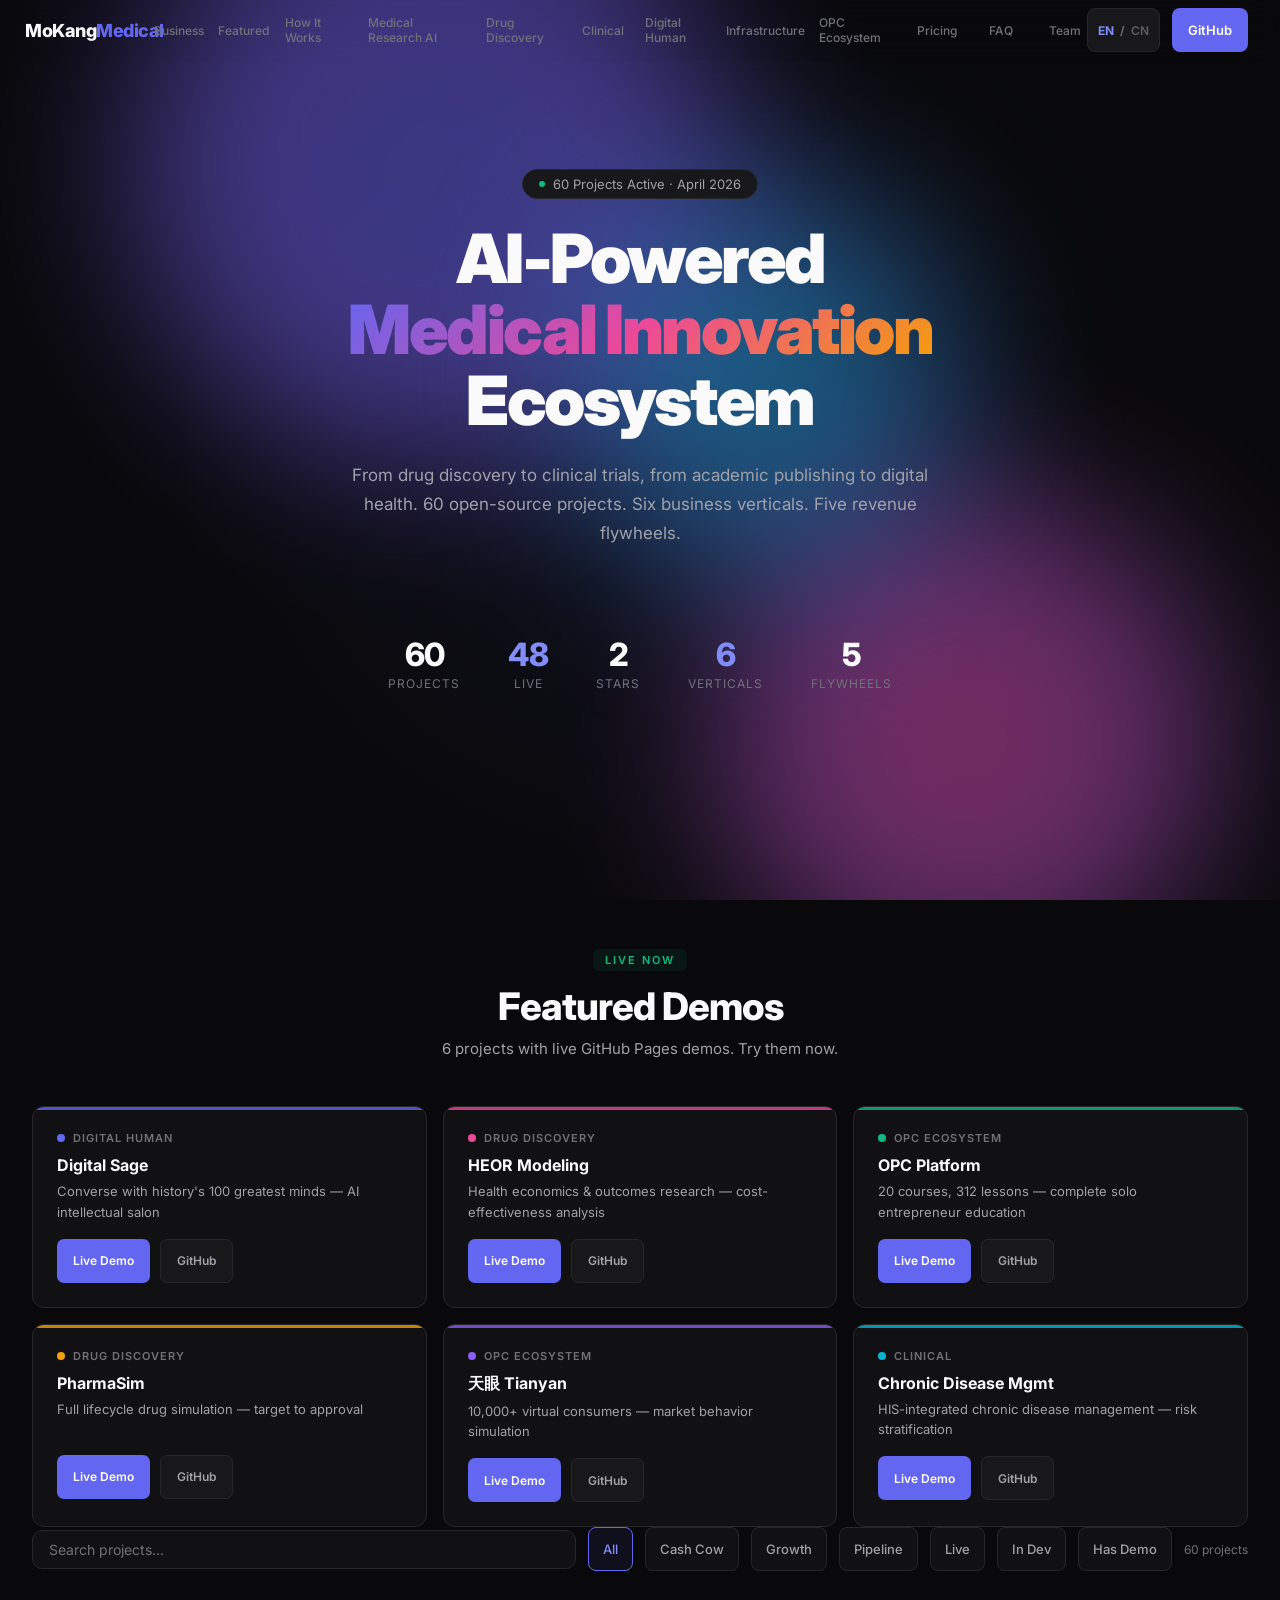
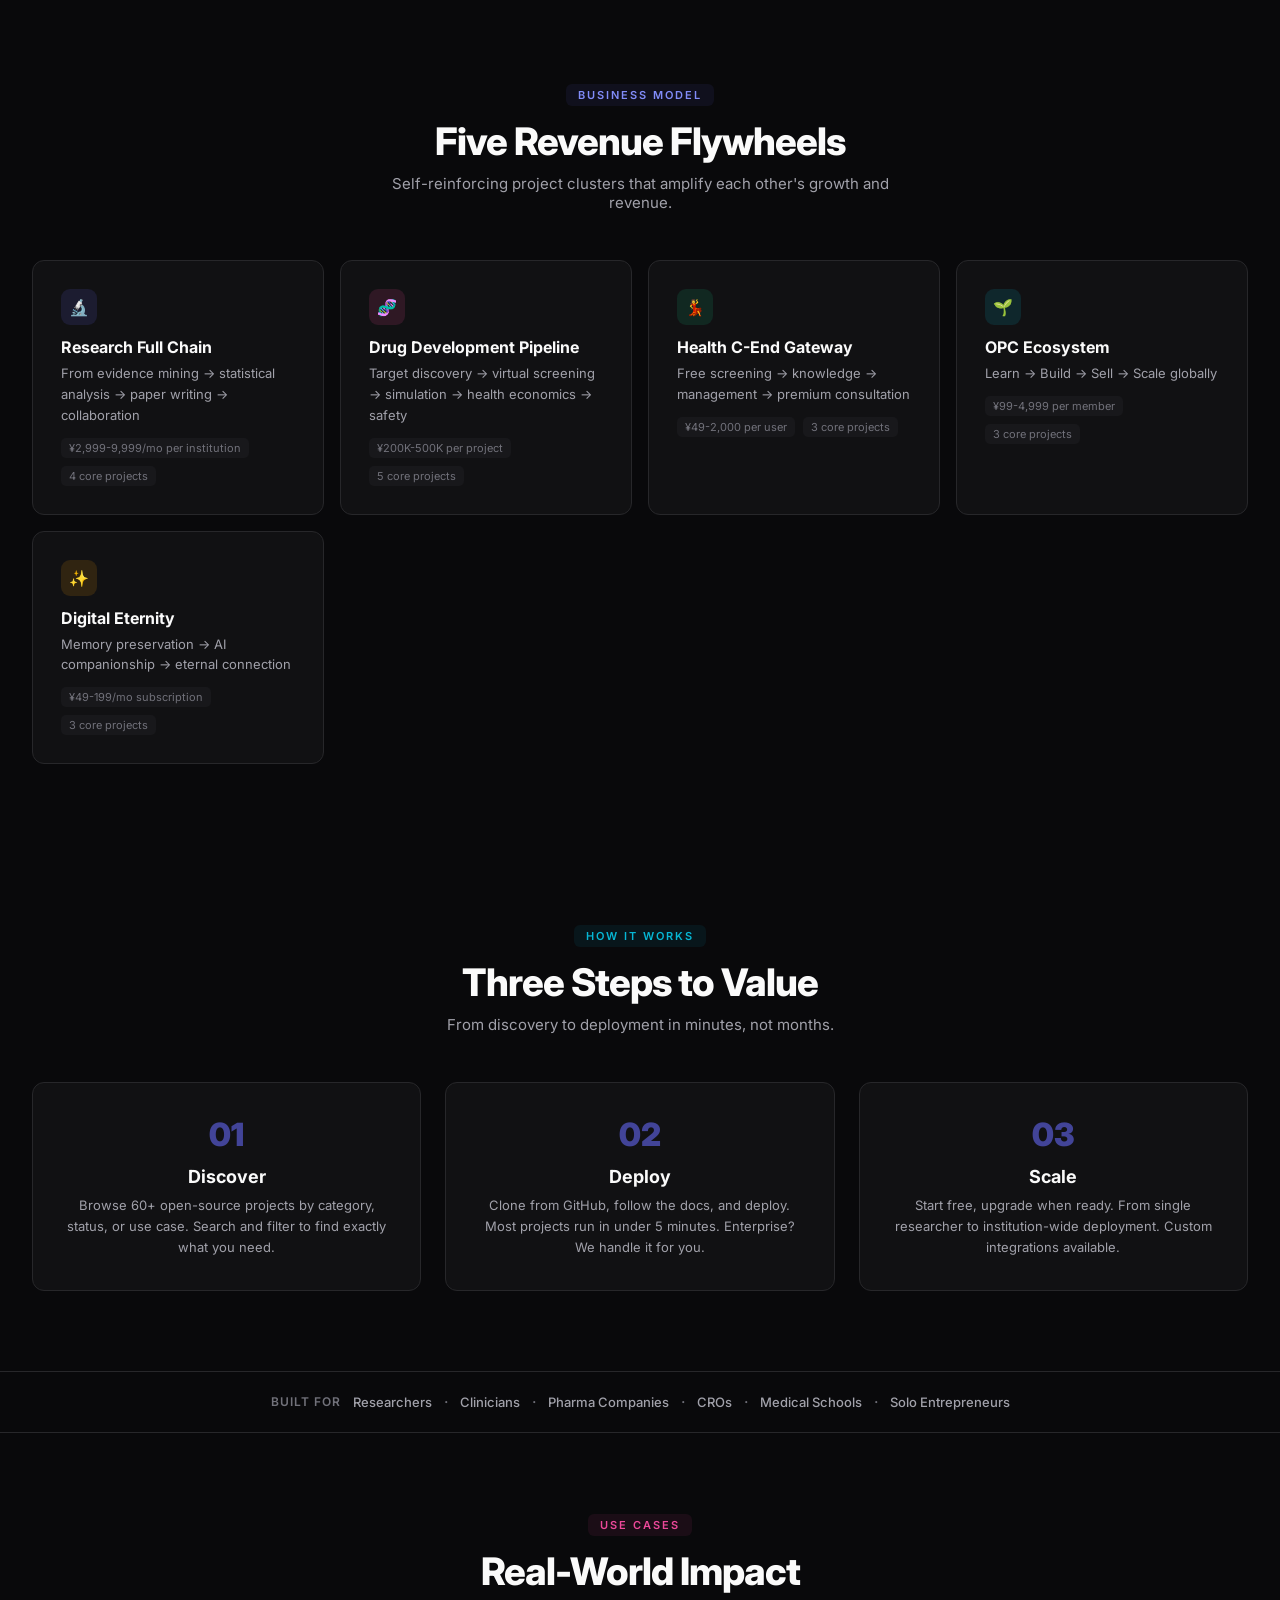
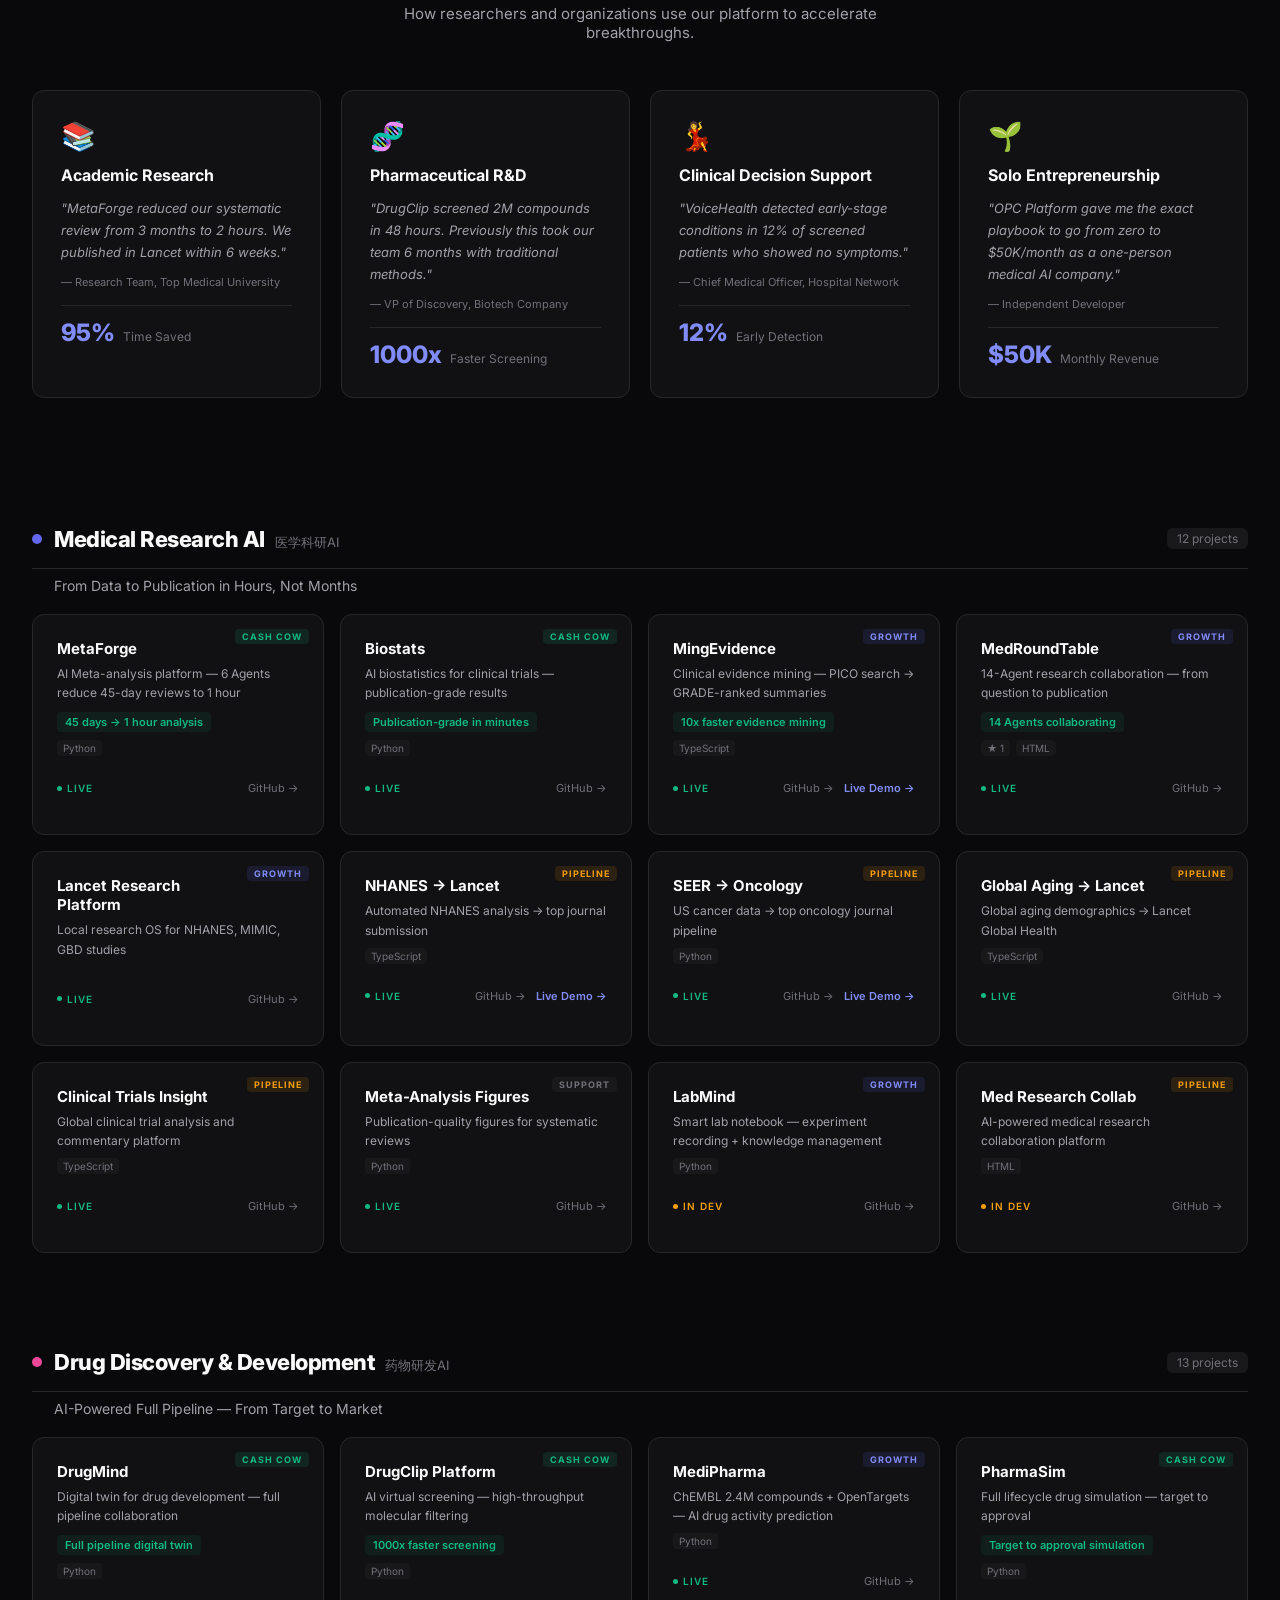
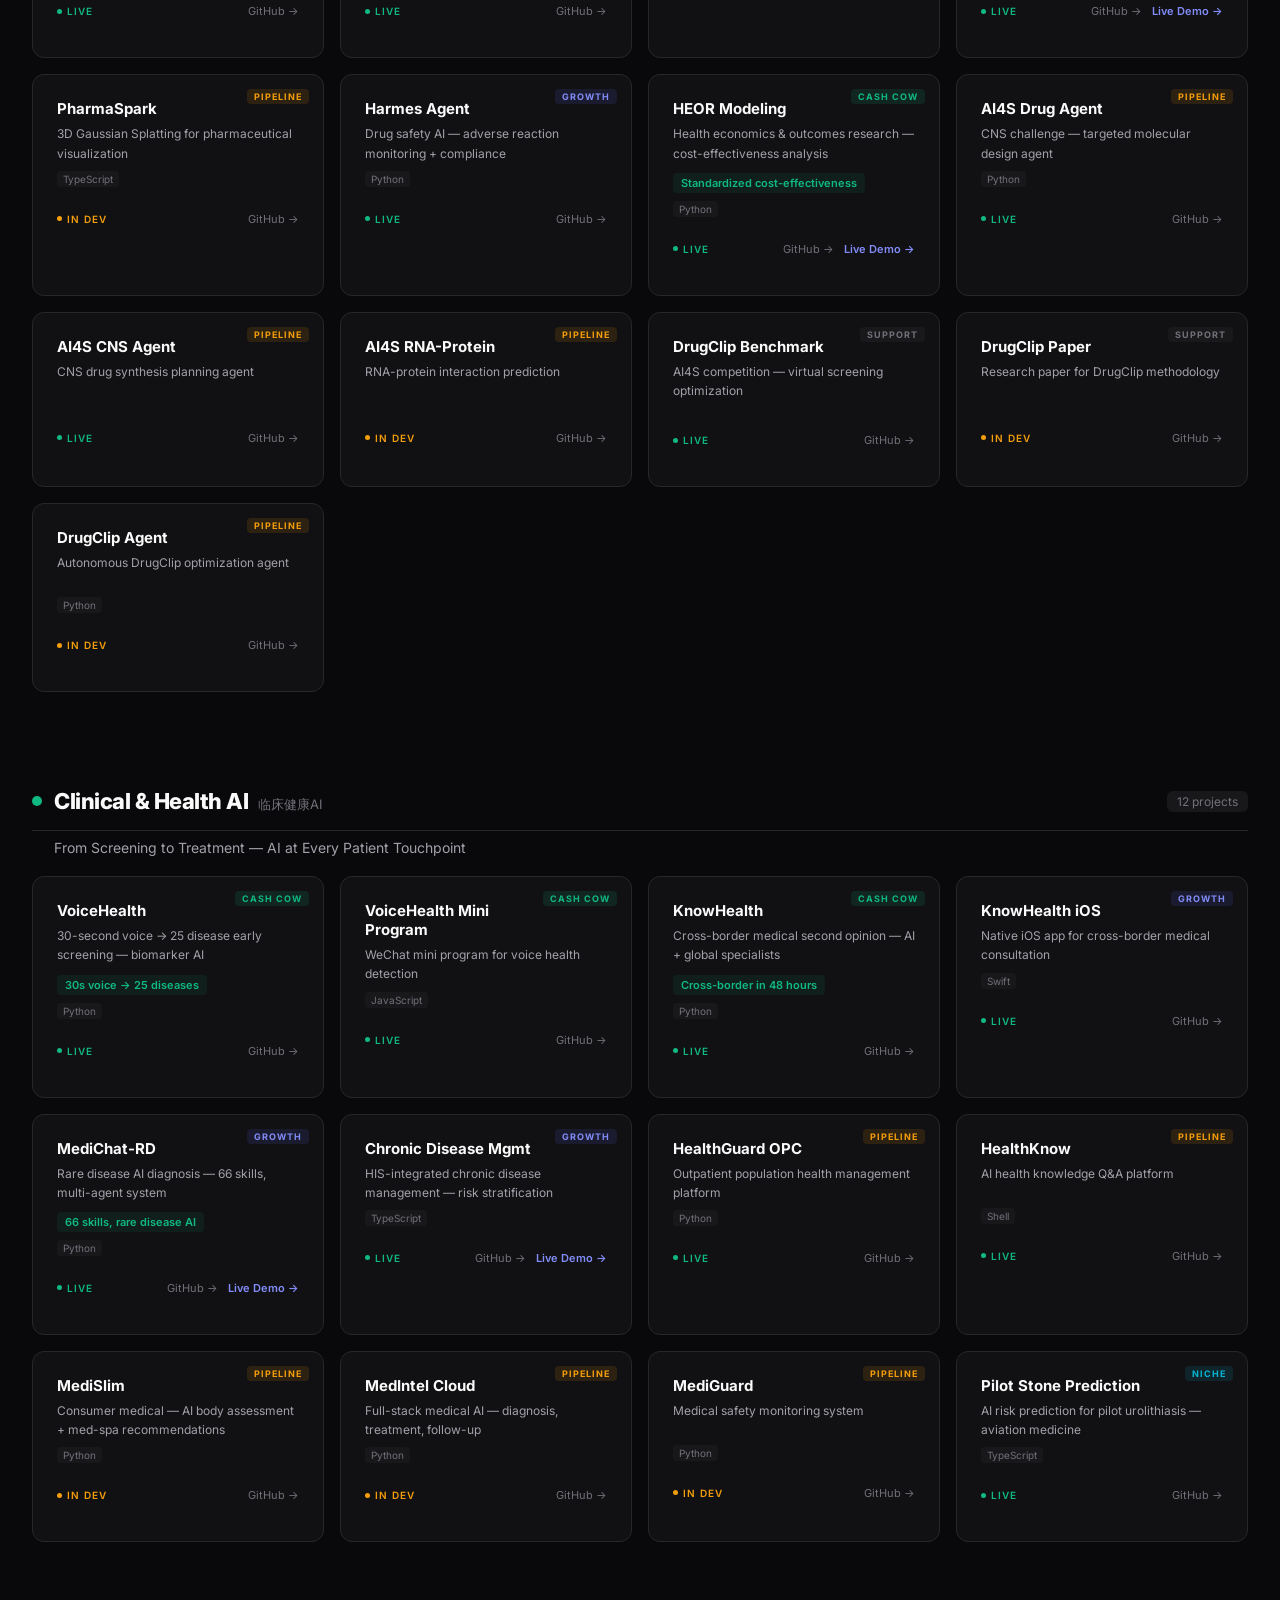
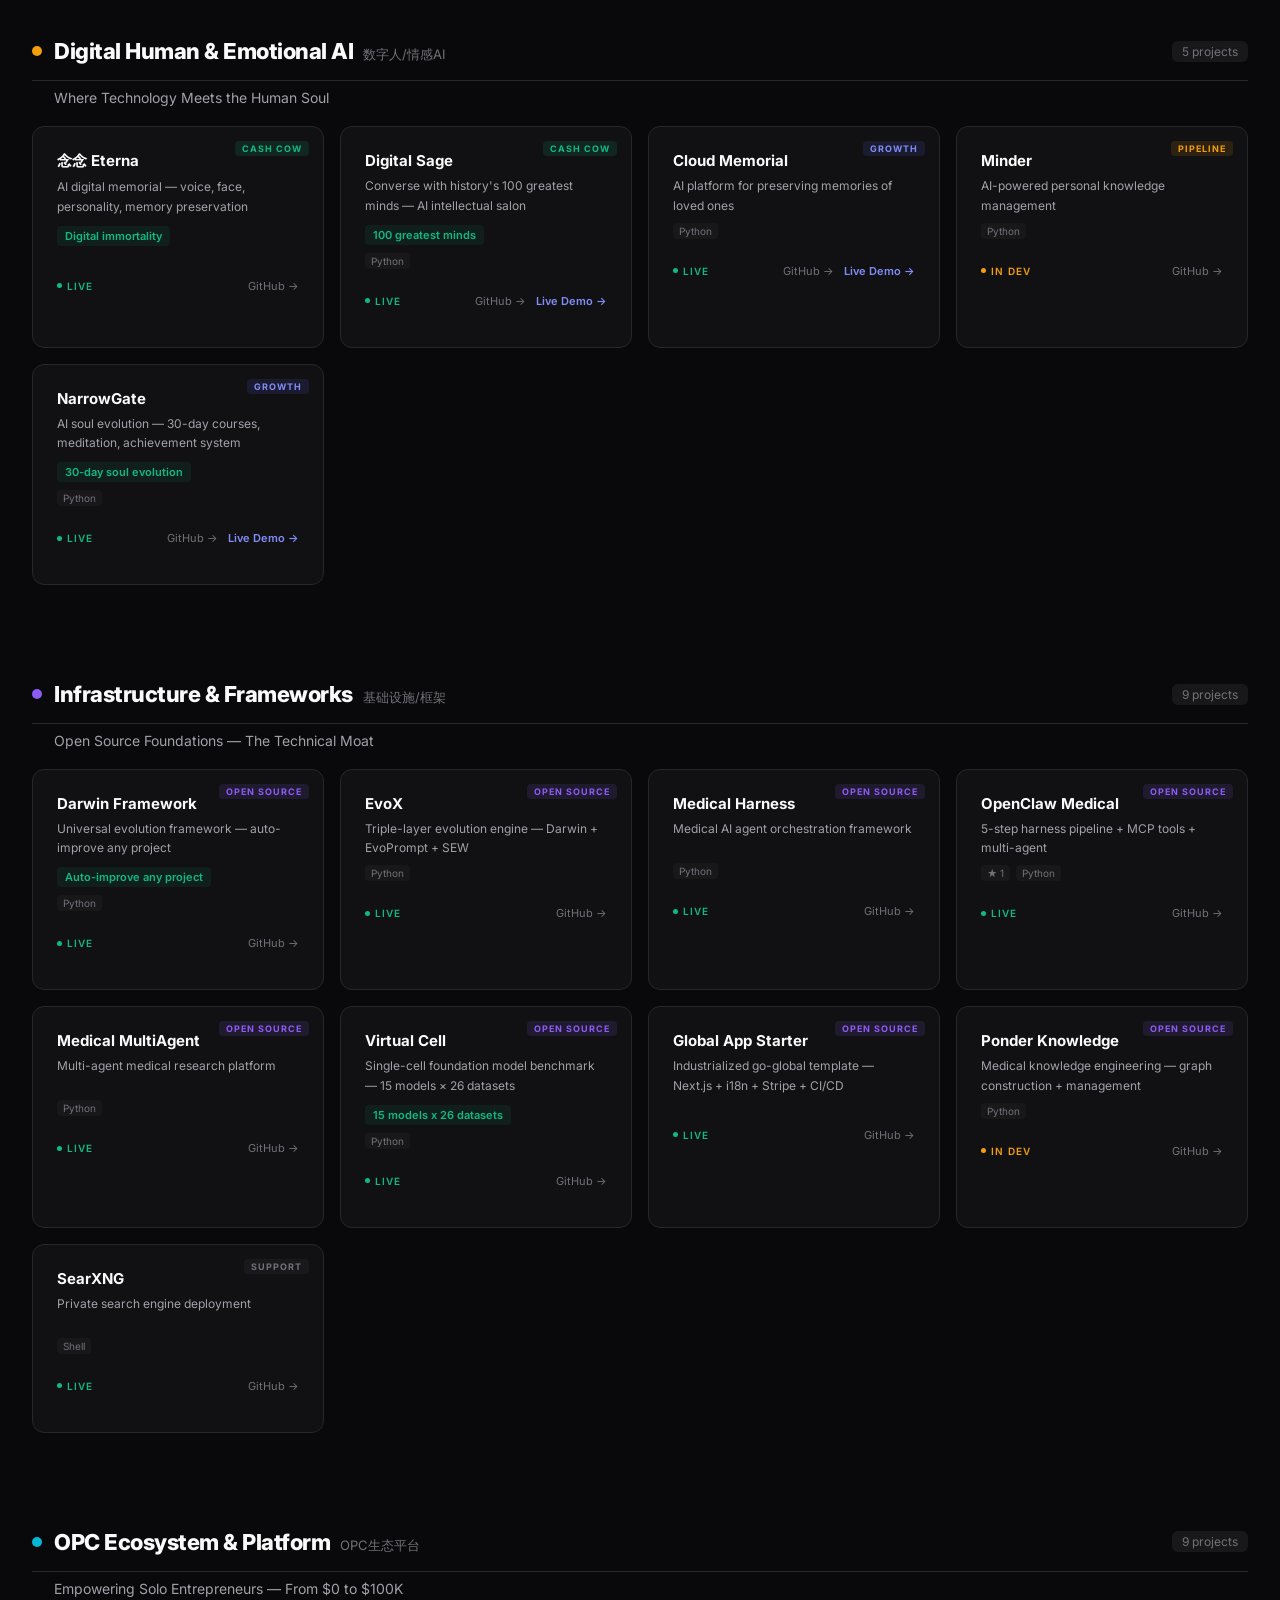
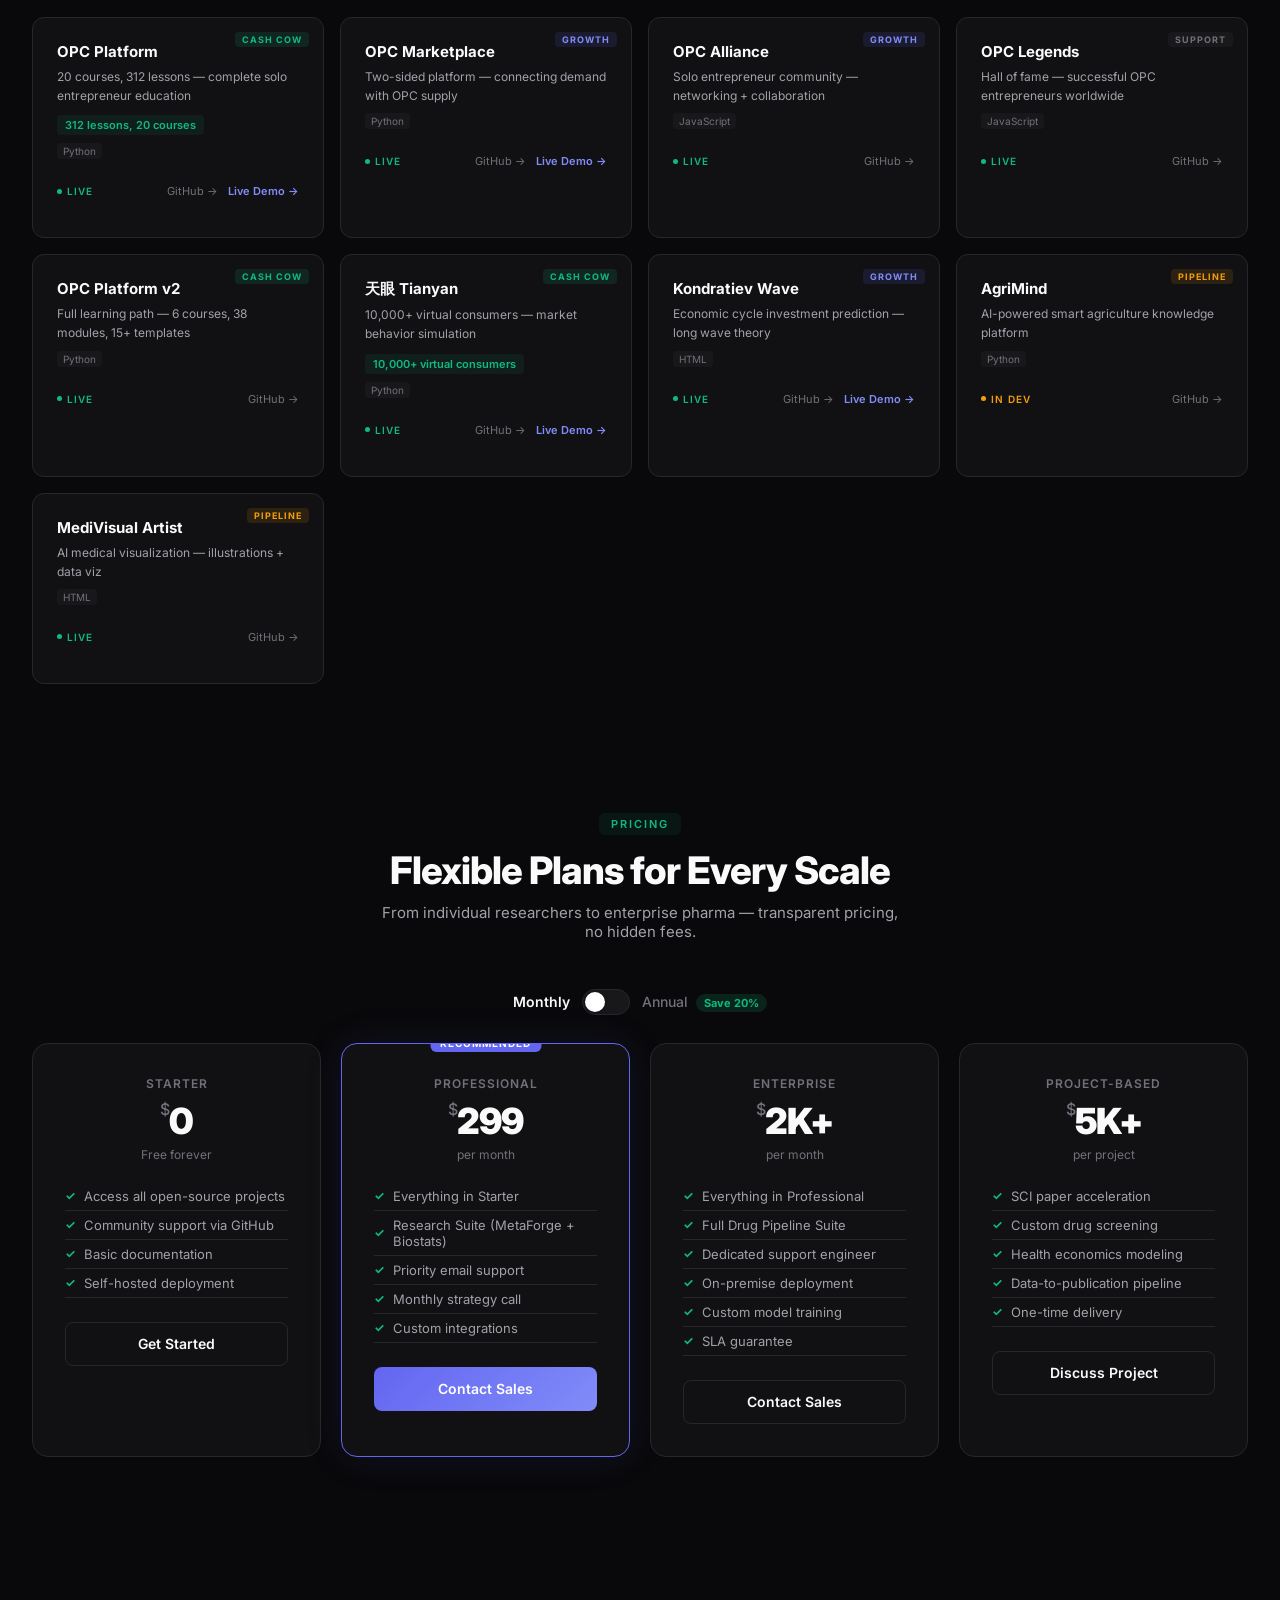
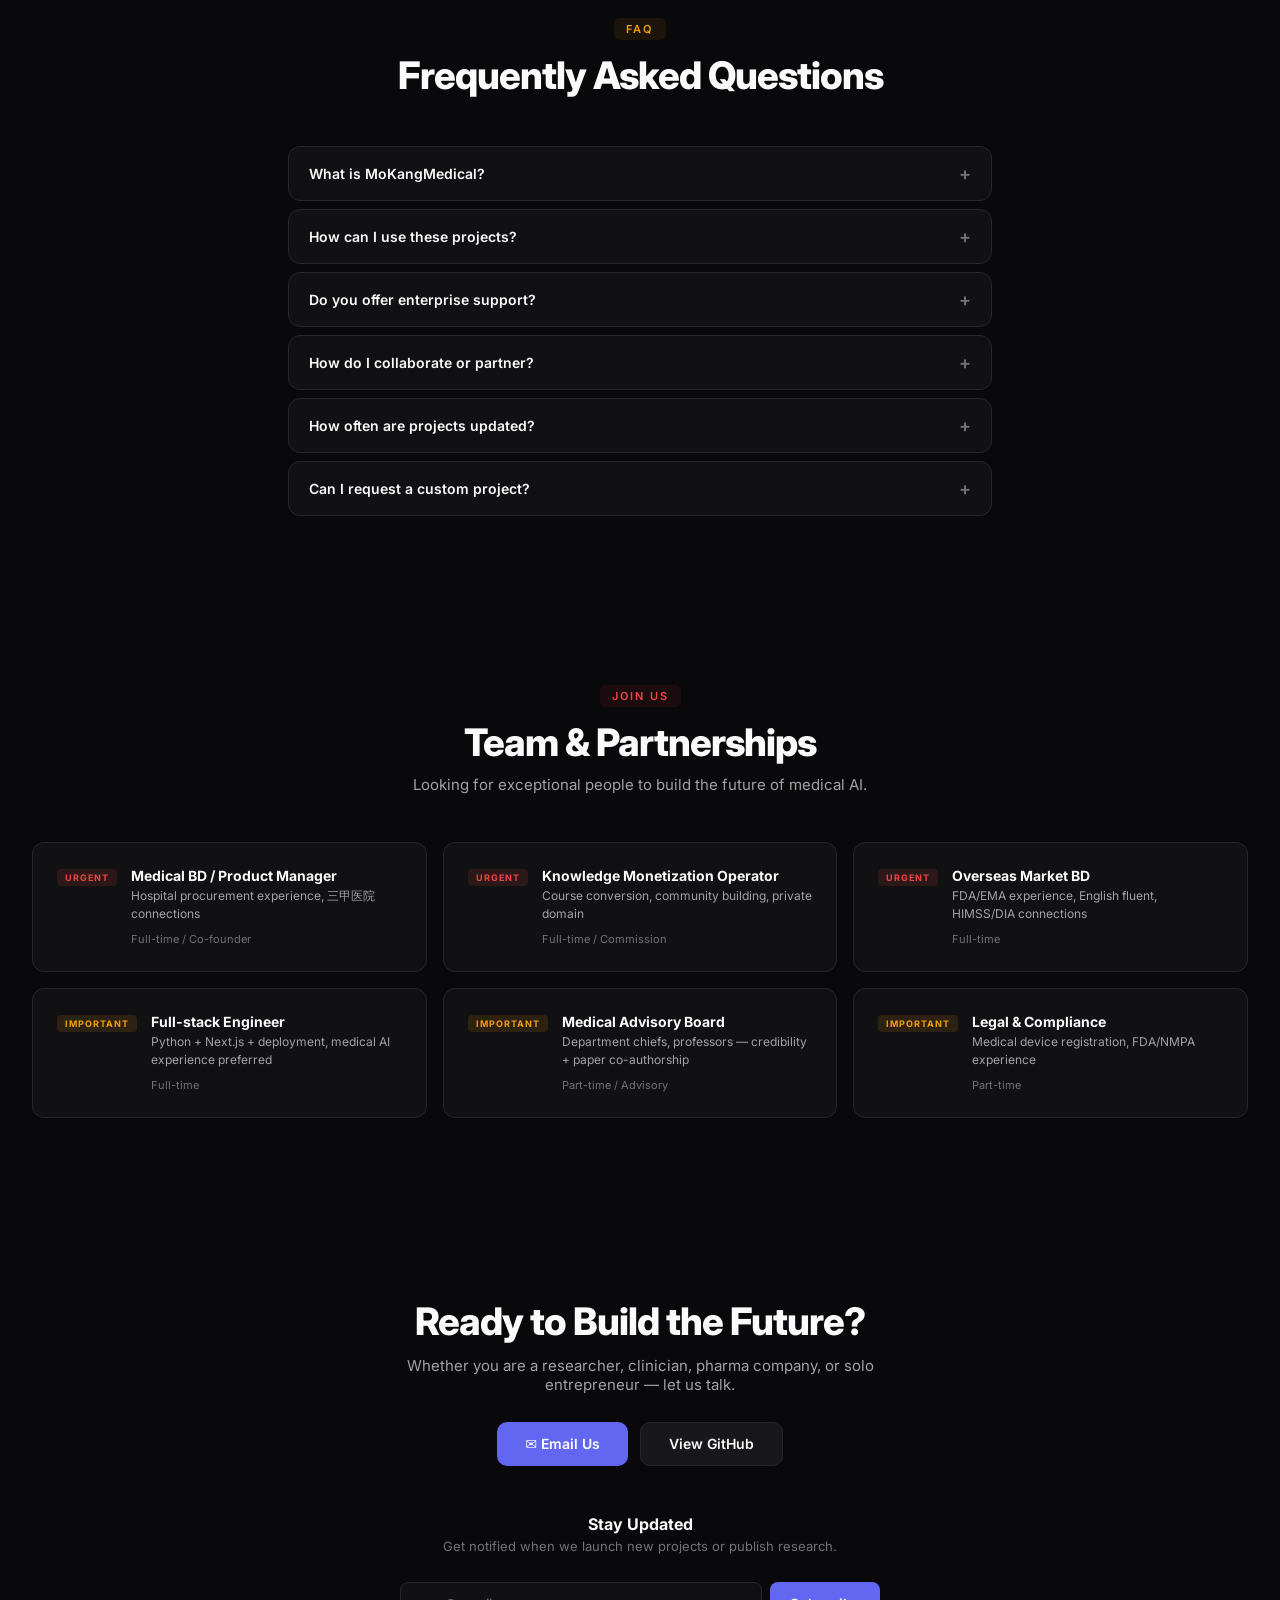
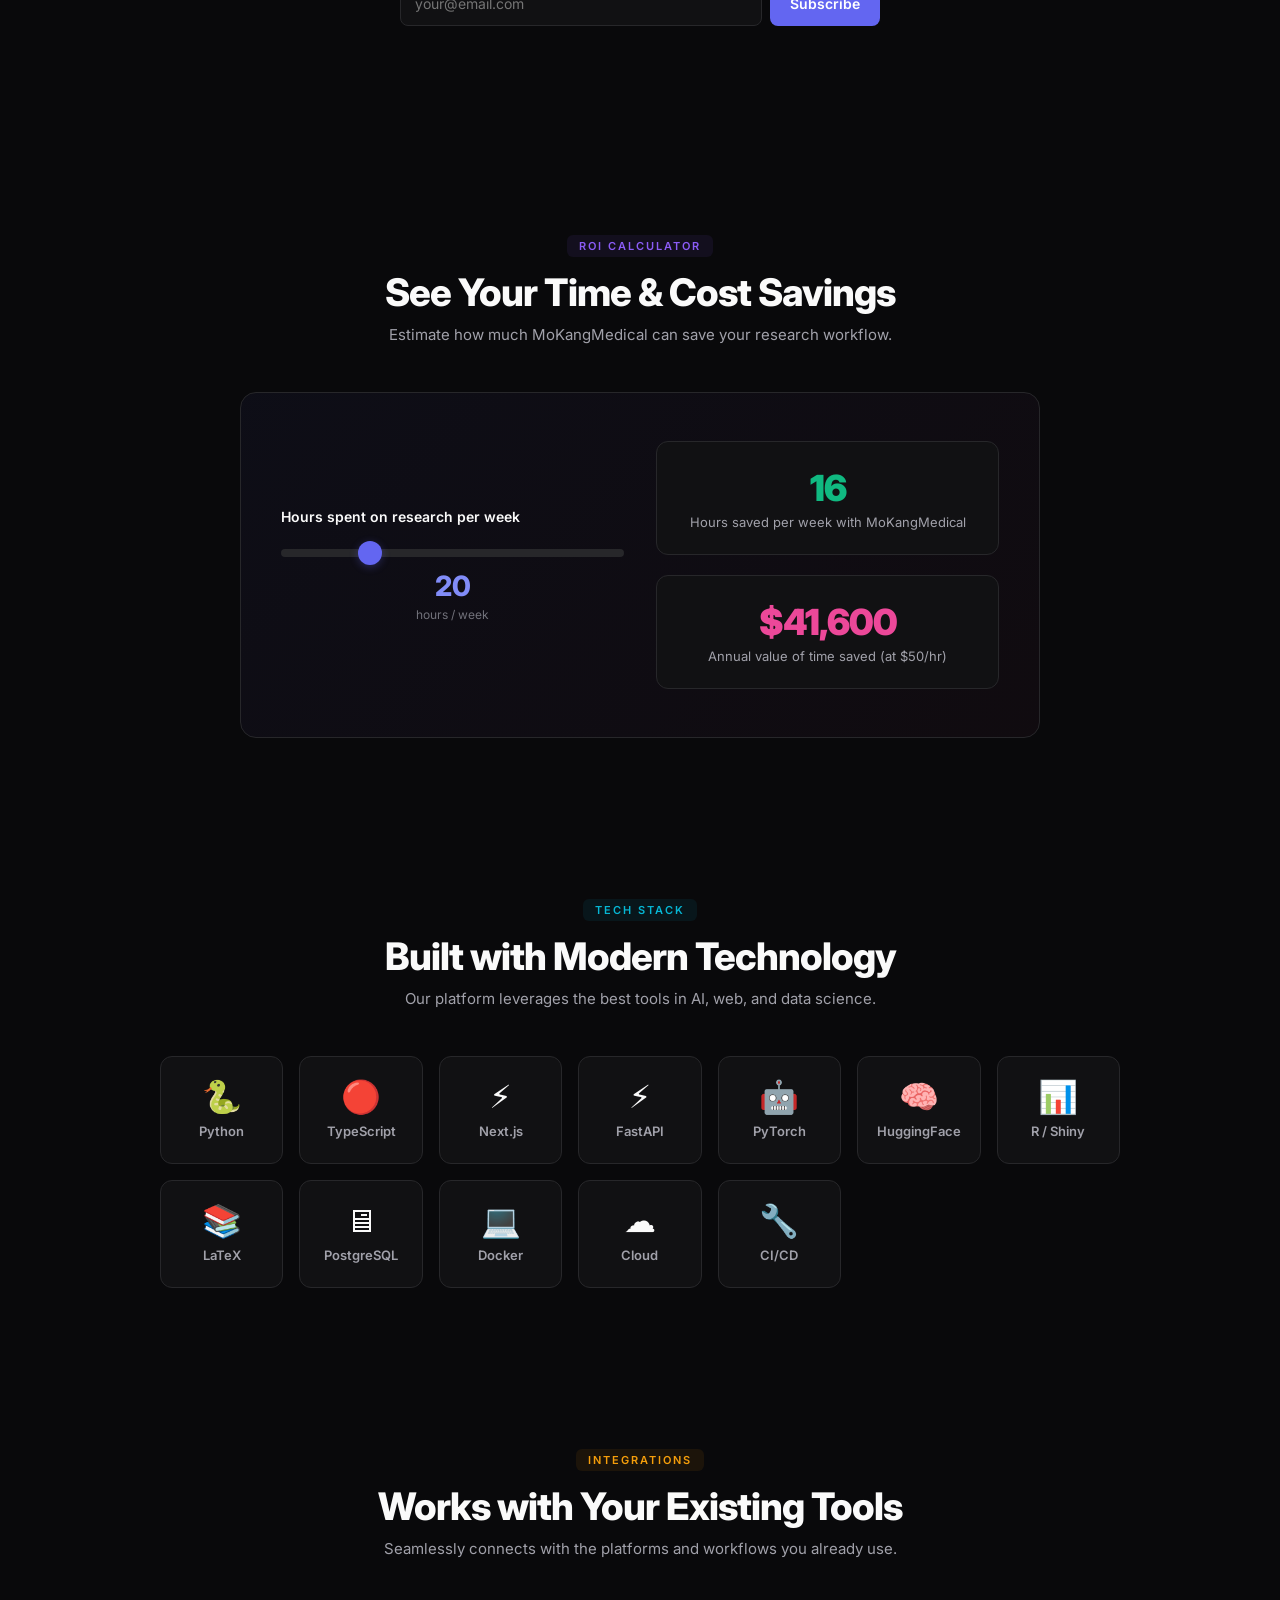
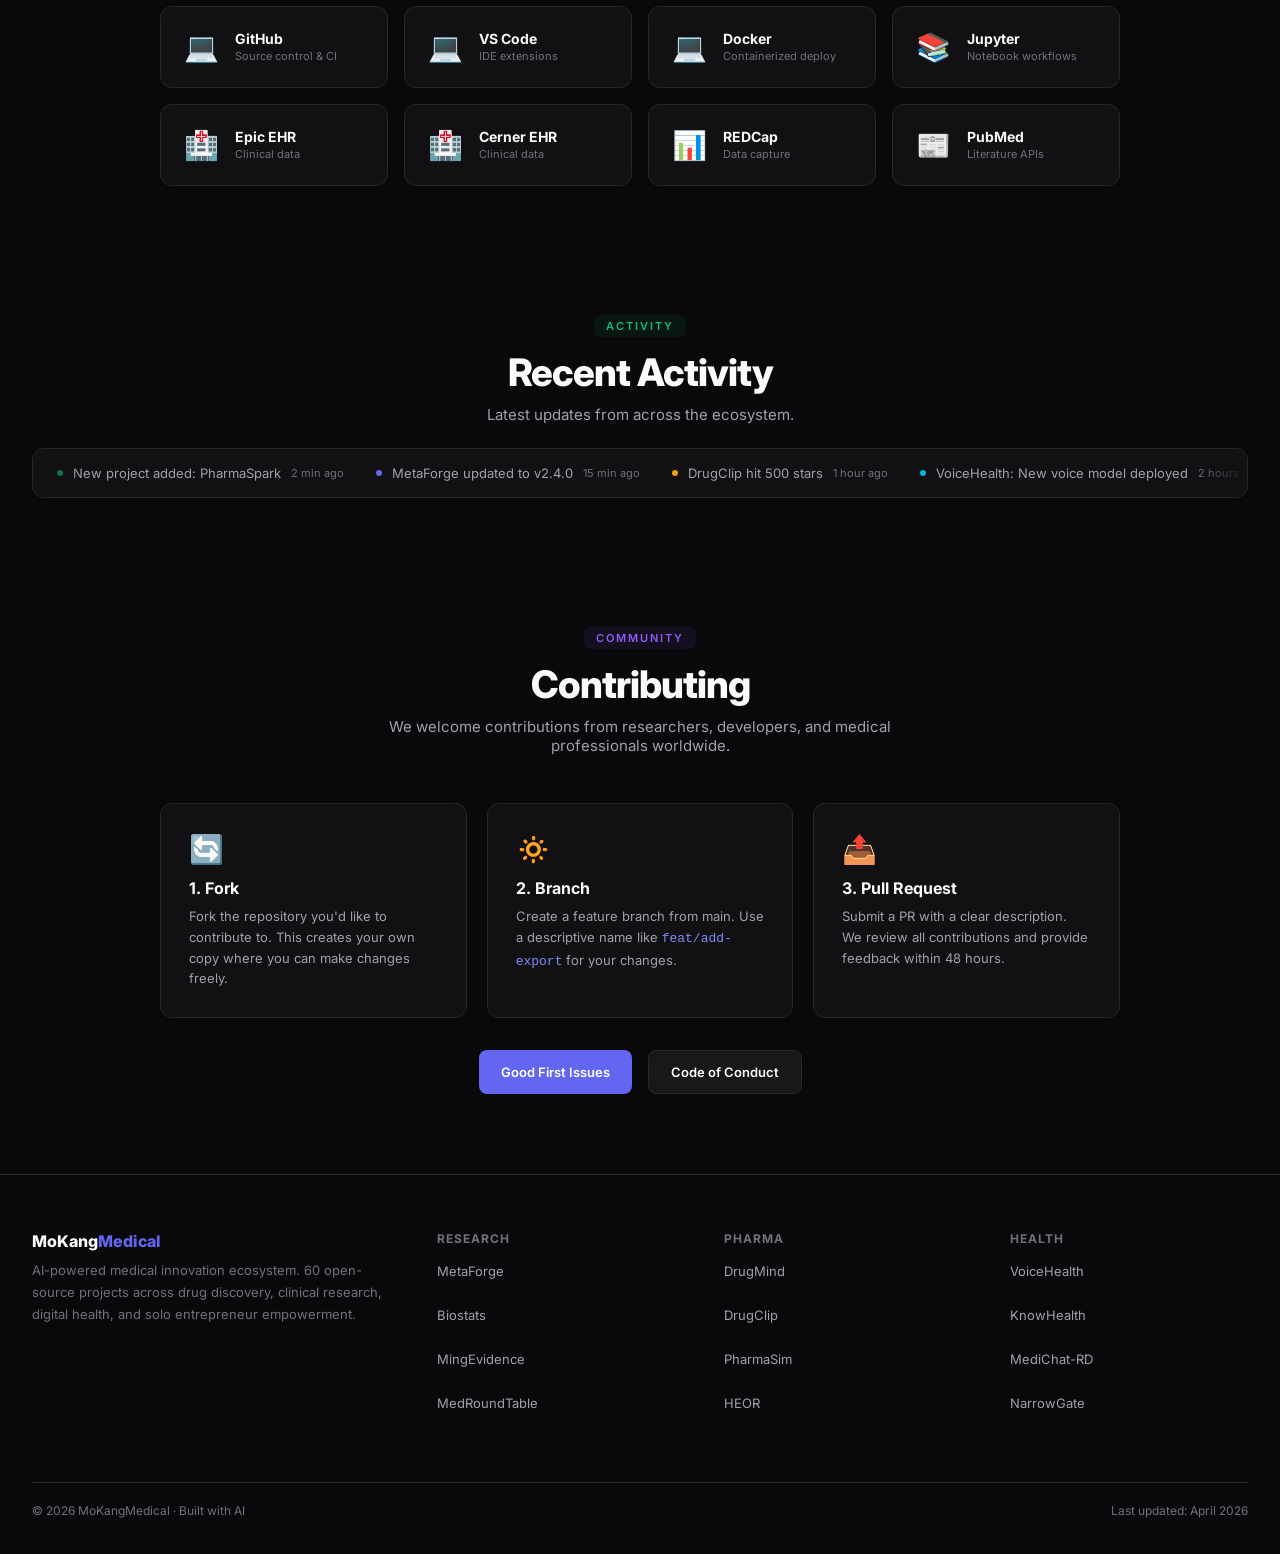
<file: index.html>
<!DOCTYPE html>
<html lang="en">
<head>
<meta charset="UTF-8">
<meta name="viewport" content="width=device-width, initial-scale=1.0">
<title>MoKangMedical — AI-Powered Medical Innovation Ecosystem | 60 Projects</title>
<meta name="description" content="60 AI projects across drug discovery, clinical research, digital health, and solo entrepreneur ecosystem. 6 business verticals, 5 revenue flywheels.">
<meta name="keywords" content="medical AI, drug discovery, clinical research, Meta-analysis, biostatistics, rare disease, digital health, OPC, one person company">
<meta property="og:title" content="MoKangMedical — AI-Powered Medical Innovation Ecosystem">
<meta property="og:description" content="60 open-source medical AI projects. From drug discovery to digital health.">
<meta property="og:type" content="website">
<meta property="og:url" content="https://mokangmedical.github.io/opc-homepage/">
<meta name="twitter:card" content="summary_large_image">
<link rel="icon" href="data:image/svg+xml,<svg xmlns='http://www.w3.org/2000/svg' viewBox='0 0 100 100'><text y='.9em' font-size='90'>M</text></svg>">
<link rel="preconnect" href="https://fonts.googleapis.com">
<link href="https://fonts.googleapis.com/css2?family=Inter:wght@300;400;500;600;700;800;900&display=swap" rel="stylesheet">
<style>
*,*::before,*::after{margin:0;padding:0;box-sizing:border-box}
:root{
  --bg:#09090b;--bg2:#111113;--bg3:#18181b;--bg4:#27272a;
  --text:#fafafa;--text2:#a1a1aa;--text3:#71717a;
  --border:#27272a;--border2:#3f3f46;
  --accent:#6366f1;--accent2:#818cf8;
  --green:#10b981;--pink:#ec4899;--amber:#f59e0b;--purple:#8b5cf6;--cyan:#06b6d4;
  --radius:12px;--radius-lg:16px;
}
html{scroll-behavior:smooth;background:var(--bg);color:var(--text);font-family:'Inter',system-ui,-apple-system,sans-serif}
body{background:var(--bg);overflow-x:hidden;-webkit-font-smoothing:antialiased}
a{color:inherit;text-decoration:none}
::selection{background:var(--accent);color:#fff}

nav{position:fixed;top:0;left:0;right:0;z-index:100;background:transparent;backdrop-filter:blur(16px);-webkit-backdrop-filter:blur(16px);border-bottom:1px solid transparent;transition:background .4s,border-color .4s,box-shadow .4s}
nav.scrolled{background:rgba(9,9,11,.85);border-bottom-color:rgba(99,102,241,.15);box-shadow:0 1px 24px rgba(99,102,241,.08)}
.nav-inner{max-width:1280px;margin:0 auto;padding:0 32px;height:60px;display:flex;align-items:center;justify-content:space-between}
.nav-logo{font-weight:800;font-size:18px;letter-spacing:-.5px}
.nav-logo span{color:var(--accent)}
.nav-links{display:flex;gap:20px;font-size:12px;font-weight:500;color:var(--text3)}
.nav-links a{transition:color .2s}
.nav-links a:hover{color:var(--text)}
.nav-right{display:flex;align-items:center;gap:12px}
.nav-cta{background:var(--accent);color:#fff;padding:6px 16px;border-radius:8px;font-size:13px;font-weight:600;transition:opacity .2s}
.nav-cta:hover{opacity:.85}
.nav-mobile{display:none;background:none;border:none;color:var(--text);cursor:pointer;font-size:22px;padding:4px}

.hero{padding:0 32px;min-height:100vh;display:flex;flex-direction:column;align-items:center;justify-content:center;text-align:center;position:relative;overflow:hidden}
.hero::before{content:'';position:absolute;inset:0;background:radial-gradient(circle,rgba(99,102,241,.08) 0%,transparent 60%);pointer-events:none;z-index:0}
.hero-mesh{position:absolute;inset:0;z-index:0;overflow:hidden!important}
.hero>*:not(.hero-mesh){position:relative;z-index:1}
.hero-mesh .orb{position:absolute;border-radius:50%;filter:blur(80px);opacity:.5;animation:morph 18s ease-in-out infinite alternate}
.hero-mesh .orb-1{width:600px;height:600px;background:radial-gradient(circle,#6366f1,#8b5cf6);top:-15%;left:10%;animation-delay:0s}
.hero-mesh .orb-2{width:500px;height:500px;background:radial-gradient(circle,#ec4899,#8b5cf6);bottom:-10%;right:5%;animation-delay:-6s}
.hero-mesh .orb-3{width:400px;height:400px;background:radial-gradient(circle,#06b6d4,#6366f1);top:20%;right:25%;animation-delay:-12s}
@keyframes morph{0%{transform:translate(0,0) scale(1)}33%{transform:translate(40px,-30px) scale(1.1)}66%{transform:translate(-20px,40px) scale(.95)}100%{transform:translate(30px,10px) scale(1.05)}}
.hero-grid-overlay{position:absolute;inset:0;z-index:0;background-image:linear-gradient(rgba(255,255,255,.03) 1px,transparent 1px),linear-gradient(90deg,rgba(255,255,255,.03) 1px,transparent 1px);background-size:64px 64px;pointer-events:none}
.hero-noise{position:absolute;inset:0;z-index:0;opacity:.035;pointer-events:none;background-image:url("data:image/svg+xml,%3Csvg viewBox='0 0 256 256' xmlns='http://www.w3.org/2000/svg'%3E%3Cfilter id='n'%3E%3CfeTurbulence type='fractalNoise' baseFrequency='0.85' numOctaves='4' stitchTiles='stitch'/%3E%3C/filter%3E%3Crect width='100%25' height='100%25' filter='url(%23n)'/%3E%3C/svg%3E");background-repeat:repeat;background-size:128px 128px}
.hero-badge{display:inline-flex;align-items:center;gap:8px;background:var(--bg3);border:1px solid var(--border);padding:6px 16px;border-radius:999px;font-size:13px;color:var(--text2);margin-bottom:24px}
.hero-badge .dot{width:6px;height:6px;border-radius:50%;background:var(--green);animation:pulse 2s infinite}
@keyframes pulse{0%,100%{opacity:1}50%{opacity:.3}}
.hero h1{font-size:clamp(36px,6vw,68px);font-weight:900;letter-spacing:-2.5px;line-height:1.05;max-width:860px;margin:0 auto 24px}
.hero h1 .grad{background:linear-gradient(135deg,var(--accent),var(--pink),var(--amber));-webkit-background-clip:text;-webkit-text-fill-color:transparent;background-clip:text}
.hero p{font-size:17px;color:var(--text2);max-width:600px;margin:0 auto 48px;line-height:1.7}

.stats-bar{display:flex;justify-content:center;gap:48px;flex-wrap:wrap;padding:40px 0}
.stat-item{text-align:center}
.stat-item .num{font-size:32px;font-weight:800;letter-spacing:-1px}
.stat-item .num.accent{color:var(--accent2)}
.stat-item .label{font-size:12px;color:var(--text3);margin-top:2px;text-transform:uppercase;letter-spacing:1px}

.controls{max-width:1280px;margin:0 auto;padding:0 32px 32px;display:flex;gap:12px;flex-wrap:wrap;align-items:center}
.search-box{flex:1;min-width:200px;background:var(--bg2);border:1px solid var(--border);border-radius:10px;padding:10px 16px;color:var(--text);font-size:14px;font-family:inherit;outline:none;transition:border-color .2s}
.search-box:focus{border-color:var(--accent)}
.search-box::placeholder{color:var(--text3)}
.filter-btn{background:var(--bg2);border:1px solid var(--border);border-radius:8px;padding:8px 14px;color:var(--text2);font-size:12px;font-weight:500;cursor:pointer;transition:all .2s;font-family:inherit}
.filter-btn:hover,.filter-btn.active{border-color:var(--accent);color:var(--accent2);background:rgba(99,102,241,.08)}
.result-count{font-size:12px;color:var(--text3);margin-left:auto}

.section{max-width:1280px;margin:0 auto;padding:80px 32px}
.section-header{text-align:center;margin-bottom:48px}
.section-header .tag{display:inline-block;font-size:11px;font-weight:600;text-transform:uppercase;letter-spacing:2px;padding:4px 12px;border-radius:6px;margin-bottom:12px}
.section-header h2{font-size:clamp(26px,4vw,38px);font-weight:800;letter-spacing:-1px;margin-bottom:10px}
.section-header p{font-size:15px;color:var(--text2);max-width:520px;margin:0 auto}

.fw-grid{display:grid;grid-template-columns:repeat(auto-fit,minmax(280px,1fr));gap:16px}
.fw-card{background:var(--bg2);border:1px solid var(--border);border-radius:var(--radius);padding:28px;transition:all .3s cubic-bezier(.4,0,.2,1);position:relative;overflow:hidden}
.fw-card:hover{border-color:transparent;transform:translateY(-2px);box-shadow:0 8px 32px rgba(99,102,241,.12),0 0 0 1px rgba(99,102,241,.2)}
.fw-icon{width:36px;height:36px;border-radius:9px;display:flex;align-items:center;justify-content:center;font-size:16px;margin-bottom:12px}
.fw-card h3{font-size:16px;font-weight:700;margin-bottom:6px}
.fw-desc{font-size:13px;color:var(--text2);line-height:1.6;margin-bottom:12px}
.fw-tags{display:flex;gap:8px;flex-wrap:wrap}
.fw-tags span{font-size:11px;background:var(--bg3);padding:3px 8px;border-radius:5px;color:var(--text3)}

.segment{max-width:1280px;margin:0 auto;padding:48px 32px}
.seg-header{display:flex;align-items:center;gap:12px;margin-bottom:8px;padding-bottom:16px;border-bottom:1px solid var(--border)}
.seg-dot{width:10px;height:10px;border-radius:50%;flex-shrink:0}
.seg-titles{display:flex;align-items:baseline;gap:10px;flex:1}
.seg-titles h2{font-size:22px;font-weight:800;letter-spacing:-.5px}
.seg-zh{font-size:13px;color:var(--text3)}
.seg-count{font-size:12px;color:var(--text3);background:var(--bg3);padding:3px 10px;border-radius:6px}
.seg-tagline{font-size:14px;color:var(--text2);margin-bottom:20px;padding-left:22px}

.projects-grid{display:grid;grid-template-columns:repeat(auto-fill,minmax(280px,1fr));gap:16px}
.proj-card{background:var(--bg2);border:1px solid var(--border);border-radius:var(--radius);padding:24px;transition:all .3s cubic-bezier(.4,0,.2,1);position:relative;overflow:hidden}
.proj-card:hover{border-color:transparent;transform:translateY(-3px);box-shadow:0 8px 32px rgba(99,102,241,.12),0 0 0 1px rgba(99,102,241,.25)}
.proj-card.hidden{display:none}
.tier{position:absolute;top:14px;right:14px;font-size:9px;font-weight:700;text-transform:uppercase;letter-spacing:1px;padding:2px 7px;border-radius:4px}
.tier-cash-cow{background:rgba(16,185,129,.12);color:var(--green)}
.tier-growth{background:rgba(99,102,241,.12);color:var(--accent2)}
.tier-pipeline{background:rgba(245,158,11,.12);color:var(--amber)}
.tier-moat{background:rgba(139,92,246,.12);color:var(--purple)}
.tier-support{background:rgba(113,113,122,.08);color:var(--text3)}
.tier-niche{background:rgba(6,182,212,.12);color:var(--cyan)}
.proj-name{font-size:15px;font-weight:700;margin-bottom:6px;padding-right:70px}
.proj-desc{font-size:12px;color:var(--text2);line-height:1.6;margin-bottom:8px;min-height:36px}
.proj-impact{font-size:11px;color:var(--green);font-weight:600;margin-bottom:8px;padding:3px 8px;background:rgba(16,185,129,.08);border-radius:4px;display:inline-block}
.proj-meta{display:flex;gap:6px;margin-bottom:10px}
.stat-badge{font-size:10px;color:var(--text3);background:var(--bg3);padding:2px 6px;border-radius:4px}
.proj-footer{display:flex;align-items:center;justify-content:space-between}
.proj-status{font-size:10px;font-weight:600;text-transform:uppercase;letter-spacing:1px;display:flex;align-items:center;gap:5px}
.dot-sm{width:5px;height:5px;border-radius:50%;display:inline-block}
.status-live{color:var(--green)}.status-live .dot-sm{background:var(--green)}
.status-dev{color:var(--amber)}.status-dev .dot-sm{background:var(--amber)}
.proj-link{font-size:11px;color:var(--text3);transition:color .2s}
.proj-link:hover{color:var(--accent2)}
.proj-links{display:flex;gap:10px;align-items:center}
.proj-link-demo{color:var(--accent2);font-weight:600}
.proj-link-demo:hover{color:var(--accent);text-decoration:underline}

/* ===== FEATURED DEMOS ===== */
.fd-section{max-width:1280px;margin:0 auto;padding:48px 32px 0}
.fd-grid{display:grid;grid-template-columns:repeat(auto-fill,minmax(320px,1fr));gap:16px}
.fd-card{background:var(--bg2);border:1px solid var(--border);border-radius:var(--radius);padding:24px;transition:all .3s cubic-bezier(.4,0,.2,1);position:relative;overflow:hidden}
.fd-card::before{content:'';position:absolute;top:0;left:0;right:0;height:3px;background:var(--fd-accent,var(--accent));opacity:.8}
.fd-card:hover{border-color:transparent;transform:translateY(-3px);box-shadow:0 8px 32px rgba(99,102,241,.12),0 0 0 1px rgba(99,102,241,.25)}
.fd-header{display:flex;align-items:center;gap:8px;margin-bottom:10px}
.fd-dot{width:8px;height:8px;border-radius:50%}
.fd-segment{font-size:11px;color:var(--text3);text-transform:uppercase;letter-spacing:1px;font-weight:600}
.fd-name{font-size:16px;font-weight:700;margin-bottom:6px}
.fd-desc{font-size:13px;color:var(--text2);line-height:1.6;margin-bottom:16px;min-height:40px}
.fd-links{display:flex;gap:10px}
.fd-btn{font-size:12px;font-weight:600;padding:7px 16px;border-radius:7px;transition:all .2s;cursor:pointer;text-decoration:none}
.fd-btn-demo{background:var(--accent);color:#fff}
.fd-btn-demo:hover{opacity:.85;transform:translateY(-1px)}
.fd-btn-github{background:var(--bg3);border:1px solid var(--border);color:var(--text2)}
.fd-btn-github:hover{border-color:var(--accent);color:var(--accent2)}
@media(max-width:768px){
  .fd-grid{grid-template-columns:1fr}
}
@media(max-width:480px){
  .fd-section{padding:24px 16px 0}
  .fd-card{padding:20px}
}

.pricing-toggle{display:flex;align-items:center;justify-content:center;gap:12px;margin-bottom:32px}
.toggle-label{font-size:14px;color:var(--text3);transition:color .3s}
.toggle-label.active{color:var(--text);font-weight:600}
.save-badge{font-size:10px;background:rgba(16,185,129,.15);color:var(--green);padding:2px 6px;border-radius:4px;margin-left:4px}
.pricing-grid{display:grid;grid-template-columns:repeat(auto-fit,minmax(260px,1fr));gap:20px}
.price-card{background:var(--bg2);border:1px solid var(--border);border-radius:var(--radius-lg);padding:32px;text-align:center;transition:all .3s cubic-bezier(.4,0,.2,1);position:relative;overflow:hidden}
.price-card:hover{border-color:var(--border2);transform:translateY(-2px);box-shadow:0 12px 40px rgba(0,0,0,.3)}
.price-card.featured{border-color:var(--accent);box-shadow:0 0 40px rgba(99,102,241,.1)}
.price-card.featured:hover{box-shadow:0 12px 40px rgba(99,102,241,.18)}
.price-card.featured::before{content:'Recommended';position:absolute;top:-10px;left:50%;transform:translateX(-50%);background:var(--accent);color:#fff;font-size:10px;font-weight:700;padding:3px 10px;border-radius:6px;text-transform:uppercase;letter-spacing:1px}
.price-tier{font-size:12px;font-weight:600;text-transform:uppercase;letter-spacing:1px;color:var(--text3);margin-bottom:8px}
.price-amount{font-size:36px;font-weight:900;letter-spacing:-1px;margin-bottom:4px}
.price-amount .currency{font-size:16px;font-weight:500;vertical-align:top;color:var(--text3)}
.price-period{font-size:12px;color:var(--text3);margin-bottom:20px}
.price-features{list-style:none;text-align:left;margin-bottom:24px}
.price-features li{font-size:13px;color:var(--text2);padding:6px 0;border-bottom:1px solid var(--border);display:flex;align-items:center;gap:8px}
.price-features li::before{content:'\2713';color:var(--green);font-weight:700;font-size:12px}
.price-btn{display:block;width:100%;padding:10px;border-radius:8px;font-size:14px;font-weight:600;text-align:center;transition:all .2s;cursor:pointer;font-family:inherit}
.price-btn.primary{background:linear-gradient(135deg,var(--accent),#818cf8);color:#fff;border:none}
.price-btn.primary:hover{opacity:.9;transform:translateY(-1px)}
.price-btn.secondary{background:transparent;color:var(--text);border:1px solid var(--border)}
.price-btn.secondary:hover{border-color:var(--accent);color:var(--accent2)}

.faq-list{max-width:720px;margin:0 auto;padding:0 8px}
.faq-item{background:var(--bg2);border:1px solid var(--border);border-radius:var(--radius);margin-bottom:8px;overflow:hidden}
.faq-item summary{padding:16px 20px;font-size:14px;font-weight:600;cursor:pointer;list-style:none;display:flex;align-items:center;justify-content:space-between}
.faq-item summary::-webkit-details-marker{display:none}
.faq-item summary::after{content:'+';font-size:18px;color:var(--text3)}
.faq-item[open] summary::after{content:'\2212'}
.faq-item p{padding:0 20px 16px;font-size:13px;color:var(--text2);line-height:1.7}

.team-grid{display:grid;grid-template-columns:repeat(auto-fill,minmax(340px,1fr));gap:16px}
.team-card{background:var(--bg2);border:1px solid var(--border);border-radius:var(--radius);padding:24px;display:flex;gap:14px;align-items:flex-start;transition:all .3s cubic-bezier(.4,0,.2,1)}
.team-card:hover{border-color:var(--border2);transform:translateY(-2px);box-shadow:0 8px 24px rgba(0,0,0,.15)}
.team-badge{font-size:9px;font-weight:700;text-transform:uppercase;letter-spacing:1px;padding:3px 8px;border-radius:4px;flex-shrink:0;margin-top:2px}
.team-badge.urgent{background:rgba(239,68,68,.12);color:#ef4444}
.team-badge.important{background:rgba(245,158,11,.12);color:var(--amber)}
.team-card h4{font-size:14px;font-weight:700;margin-bottom:3px}
.team-card p{font-size:12px;color:var(--text2);line-height:1.5;margin-bottom:4px}
.team-type{font-size:11px;color:var(--text3)}

.contact-section{text-align:center;padding:100px 32px}
.contact-section h2{font-size:clamp(26px,4vw,38px);font-weight:800;letter-spacing:-1px;margin-bottom:12px}
.contact-section p{font-size:15px;color:var(--text2);max-width:480px;margin:0 auto 28px}
.contact-btns{display:flex;gap:12px;justify-content:center;flex-wrap:wrap}
.btn-primary{background:var(--accent);color:#fff;padding:12px 28px;border-radius:10px;font-weight:600;font-size:14px;transition:opacity .2s;display:inline-flex;align-items:center;gap:8px}
.btn-primary:hover{opacity:.85}
.btn-secondary{background:var(--bg3);border:1px solid var(--border);color:var(--text);padding:12px 28px;border-radius:10px;font-weight:600;font-size:14px;transition:all .2s;display:inline-flex;align-items:center;gap:8px}
.btn-secondary:hover{border-color:var(--accent);color:var(--accent2)}

.newsletter{max-width:480px;margin:0 auto;text-align:center}
.newsletter-form{display:flex;gap:8px;margin-top:16px}
.newsletter-form input{flex:1;background:var(--bg2);border:1px solid var(--border);border-radius:8px;padding:10px 14px;color:var(--text);font-size:14px;font-family:inherit;outline:none}
.newsletter-form input:focus{border-color:var(--accent)}
.newsletter-form button{background:var(--accent);color:#fff;border:none;padding:10px 20px;border-radius:8px;font-weight:600;font-size:14px;cursor:pointer;font-family:inherit;white-space:nowrap}

footer{border-top:1px solid var(--border);padding:56px 32px 36px;max-width:1280px;margin:0 auto}
.footer-grid{display:grid;grid-template-columns:1.5fr 1fr 1fr 1fr;gap:48px;margin-bottom:48px}
.footer-brand h3{font-size:16px;font-weight:800;margin-bottom:8px}
.footer-brand p{font-size:13px;color:var(--text3);line-height:1.7}
.footer-col h4{font-size:12px;font-weight:700;text-transform:uppercase;letter-spacing:1px;color:var(--text3);margin-bottom:12px}
.footer-col a{display:block;font-size:13px;color:var(--text2);padding:5px 0;transition:all .2s}
.footer-col a:hover{color:var(--accent2)}
.footer-bottom{border-top:1px solid var(--border);padding-top:20px;display:flex;justify-content:space-between;align-items:center;font-size:12px;color:var(--text3)}

.reveal{opacity:0;transform:translateY(30px);transition:opacity .6s cubic-bezier(.4,0,.2,1),transform .6s cubic-bezier(.4,0,.2,1)}
.reveal.visible{opacity:1;transform:translateY(0)}
.reveal-stagger{opacity:0;transform:translateY(30px);transition:opacity .6s cubic-bezier(.4,0,.2,1),transform .6s cubic-bezier(.4,0,.2,1)}
.reveal-stagger.visible{opacity:1;transform:translateY(0)}
.pricing-toggle{display:flex;align-items:center;justify-content:center;gap:12px;margin-bottom:28px;font-size:14px;font-weight:500}
.pricing-toggle .label{color:var(--text3);transition:color .3s}
.pricing-toggle .label.active{color:var(--text)}
.toggle-switch{width:48px;height:26px;background:var(--bg3);border:1px solid var(--border);border-radius:999px;cursor:pointer;position:relative;transition:background .3s,border-color .3s;flex-shrink:0}
.toggle-switch.annual{background:var(--accent);border-color:var(--accent)}
.toggle-switch .toggle-knob{position:absolute;top:2px;left:2px;width:20px;height:20px;border-radius:50%;background:#fff;transition:transform .3s cubic-bezier(.4,0,.2,1);box-shadow:0 1px 3px rgba(0,0,0,.3)}
.toggle-switch.annual .toggle-knob{transform:translateX(22px)}
.save-badge{font-size:11px;font-weight:700;background:rgba(16,185,129,.15);color:var(--green);padding:2px 8px;border-radius:999px;margin-left:4px}

/* HOW IT WORKS */
.how-grid{display:grid;grid-template-columns:repeat(3,1fr);gap:24px}
.how-card{background:var(--bg2);border:1px solid var(--border);border-radius:var(--radius);padding:32px;text-align:center;transition:all .3s cubic-bezier(.4,0,.2,1)}
.how-card:hover{border-color:var(--border2);transform:translateY(-2px);box-shadow:0 8px 24px rgba(0,0,0,.2)}
.how-num{font-size:32px;font-weight:900;color:var(--accent);margin-bottom:12px;opacity:.6}
.how-card h3{font-size:18px;font-weight:700;margin-bottom:8px}
.how-card p{font-size:13px;color:var(--text2);line-height:1.6}

/* USE CASES */
.usecase-grid{display:grid;grid-template-columns:repeat(auto-fit,minmax(280px,1fr));gap:20px}
.usecase-card{background:var(--bg2);border:1px solid var(--border);border-radius:var(--radius);padding:28px;transition:all .3s cubic-bezier(.4,0,.2,1)}
.usecase-card:hover{border-color:var(--border2);transform:translateY(-2px)}
.usecase-icon{font-size:28px;margin-bottom:12px}
.usecase-card h3{font-size:16px;font-weight:700;margin-bottom:12px}
.usecase-quote{font-size:13px;color:var(--text2);line-height:1.7;font-style:italic;margin-bottom:12px}
.usecase-author{font-size:11px;color:var(--text3);margin-bottom:16px}
.usecase-metric{display:flex;align-items:baseline;gap:8px;padding-top:12px;border-top:1px solid var(--border)}
.metric-num{font-size:24px;font-weight:800;color:var(--accent2)}
.metric-label{font-size:12px;color:var(--text3)}

/* SOCIAL PROOF BAR */
.proof-bar{border-top:1px solid var(--border);border-bottom:1px solid var(--border);padding:20px 24px;margin:0 auto;max-width:1280px}
.proof-inner{display:flex;align-items:center;justify-content:center;gap:12px;flex-wrap:wrap}
.proof-label{font-size:12px;font-weight:600;color:var(--text3);text-transform:uppercase;letter-spacing:1px}
.proof-item{font-size:13px;color:var(--text2);font-weight:500}
.proof-dot{color:var(--text3)}

/* BACK TO TOP */
.back-top{position:fixed;bottom:24px;right:24px;width:40px;height:40px;border-radius:10px;background:var(--bg3);border:1px solid var(--border);color:var(--text2);font-size:18px;cursor:pointer;display:flex;align-items:center;justify-content:center;opacity:0;pointer-events:none;transition:all .3s;z-index:50}
.back-top.show{opacity:1;pointer-events:auto}
.back-top:hover{border-color:var(--accent);color:var(--accent2)}

@media(max-width:768px){
  .nav-links{display:none}
  .nav-mobile{display:block}
  .stats-bar{gap:20px}
  .stat-item .num{font-size:24px}
  .projects-grid{grid-template-columns:1fr}
  .team-grid{grid-template-columns:1fr}
  .fw-grid{grid-template-columns:1fr}
  .how-grid{grid-template-columns:1fr}
  .usecase-grid{grid-template-columns:1fr}
  .pricing-grid{grid-template-columns:1fr}
  .footer-grid{grid-template-columns:1fr 1fr;gap:24px}
  .controls{flex-direction:column}
  .search-box{width:100%}
  .result-count{margin-left:0}
  .hero-mesh .orb{filter:blur(80px);opacity:.25}
  .hero-mesh .orb-1{width:350px;height:350px}
  .hero-mesh .orb-2{width:300px;height:300px}
  .hero-mesh .orb-3{width:250px;height:250px}
}
@media(max-width:480px){
  .hero h1{font-size:28px}
  .section{padding:40px 16px}
  .footer-grid{grid-template-columns:1fr}
}

/* ===== MOBILE OPTIMIZATION ===== */
/* Better touch targets */
a, button, .filter-btn, .price-btn, .nav-cta, .btn-primary, .btn-secondary{
  min-height:44px;
  min-width:44px;
  display:inline-flex;
  align-items:center;
  justify-content:center;
}
.filter-btn{padding:10px 14px;font-size:13px}
.nav-mobile{width:44px;height:44px;font-size:24px}

/* ===== LANGUAGE TOGGLE ===== */
.lang-toggle{
  background:var(--bg3);border:1px solid var(--border);
  border-radius:8px;padding:4px 10px;font-size:12px;
  font-weight:600;color:var(--text2);cursor:pointer;
  font-family:inherit;transition:all .2s;
  display:inline-flex;align-items:center;gap:4px;
}
.lang-toggle:hover{border-color:var(--accent);color:var(--accent2)}
.lang-toggle .lang-active{color:var(--accent2);font-weight:700}
.lang-toggle .lang-inactive{opacity:.5}
.lang-toggle .lang-sep{color:var(--text3);margin:0 2px}

/* Slide-in mobile menu */
.mobile-overlay{
  position:fixed;inset:0;background:rgba(0,0,0,.6);
  backdrop-filter:blur(4px);-webkit-backdrop-filter:blur(4px);
  z-index:99;opacity:0;pointer-events:none;
  transition:opacity .3s ease;
}
.mobile-overlay.open{opacity:1;pointer-events:auto}

.nav-links.mobile-open{
  position:fixed!important;top:0;right:0;bottom:0;
  width:280px;max-width:80vw;display:flex!important;
  flex-direction:column;background:var(--bg2)!important;
  border-left:1px solid var(--border);
  padding:80px 24px 24px!important;z-index:101;
  gap:0!important;transform:translateX(100%);
  transition:transform .3s cubic-bezier(.4,0,.2,1);
  overflow-y:auto;
}
.nav-links.mobile-open.open{transform:translateX(0)}
.nav-links.mobile-open a{
  padding:14px 16px;font-size:15px;font-weight:500;
  color:var(--text2);border-bottom:1px solid var(--border);
  transition:color .2s,background .2s;border-radius:0;
}
.nav-links.mobile-open a:hover{color:var(--text);background:rgba(99,102,241,.06)}

/* Better spacing on small screens */
@media(max-width:640px){
  .hero{padding:0 20px;min-height:90vh}
  .hero p{font-size:15px;margin-bottom:32px}
  .hero-badge{font-size:12px;padding:5px 12px}
  .stats-bar{gap:16px;padding:24px 0}
  .stat-item .num{font-size:22px}
  .stat-item .label{font-size:10px}
  .controls{padding:0 16px 24px;gap:8px}
  .segment{padding:32px 16px}
  .contact-section{padding:60px 20px}
  .contact-btns{flex-direction:column;align-items:center}
  .btn-primary,.btn-secondary{width:100%;max-width:280px;justify-content:center}
  .newsletter-form{flex-direction:column}
  .newsletter-form button{width:100%}
  footer{padding:40px 20px 28px}
}

/* ===== MICRO-INTERACTIONS ===== */
/* Button press effect */
button:active, .price-btn:active, .btn-primary:active, .btn-secondary:active, .nav-cta:active{
  transform:scale(0.98)!important;
  transition:transform .1s ease!important;
}
a.price-btn:active, a.btn-primary:active, a.btn-secondary:active, a.nav-cta:active{
  transform:scale(0.98)!important;
}

/* Smooth focus states */
input:focus, textarea:focus, select:focus{
  outline:none;
  border-color:var(--accent)!important;
  box-shadow:0 0 0 3px rgba(99,102,241,.15);
  transition:border-color .2s, box-shadow .2s;
}
.search-box:focus, .newsletter-form input:focus{
  border-color:var(--accent)!important;
  box-shadow:0 0 0 3px rgba(99,102,241,.15);
}

/* Card hover glow effect */
.fw-card:hover, .proj-card:hover, .how-card:hover, .usecase-card:hover, .team-card:hover{
  box-shadow:0 8px 32px rgba(99,102,241,.12),0 0 0 1px rgba(99,102,241,.2),0 0 60px rgba(99,102,241,.06);
}
.price-card:hover{
  box-shadow:0 12px 40px rgba(99,102,241,.15),0 0 80px rgba(99,102,241,.08);
}

/* ===== ROI CALCULATOR ===== */
.roi-section{
  background:linear-gradient(135deg,rgba(99,102,241,.05),rgba(236,72,153,.03));
  border:1px solid var(--border);
  border-radius:var(--radius-lg);
  padding:48px 40px;
  max-width:800px;
  margin:0 auto;
}
.roi-grid{
  display:grid;
  grid-template-columns:1fr 1fr;
  gap:32px;
  align-items:center;
}
.roi-input-area label{
  display:block;font-size:14px;font-weight:600;
  margin-bottom:12px;color:var(--text);
}
.roi-slider-wrap{position:relative}
.roi-slider{
  -webkit-appearance:none;appearance:none;
  width:100%;height:8px;border-radius:4px;
  background:var(--bg4);outline:none;
  margin:12px 0;
}
.roi-slider::-webkit-slider-thumb{
  -webkit-appearance:none;appearance:none;
  width:24px;height:24px;border-radius:50%;
  background:var(--accent);cursor:pointer;
  box-shadow:0 2px 8px rgba(99,102,241,.3);
}
.roi-slider::-moz-range-thumb{
  width:24px;height:24px;border-radius:50%;
  background:var(--accent);cursor:pointer;border:none;
  box-shadow:0 2px 8px rgba(99,102,241,.3);
}
.roi-hours-display{
  text-align:center;font-size:28px;font-weight:800;
  color:var(--accent2);margin-bottom:4px;
}
.roi-hours-label{
  text-align:center;font-size:12px;color:var(--text3);
}
.roi-output-area{
  display:flex;flex-direction:column;gap:20px;
}
.roi-output-card{
  background:var(--bg2);border:1px solid var(--border);
  border-radius:var(--radius);padding:24px;text-align:center;
}
.roi-output-card .roi-val{
  font-size:36px;font-weight:900;letter-spacing:-1px;
  margin-bottom:4px;
}
.roi-output-card .roi-val.green{color:var(--green)}
.roi-output-card .roi-val.pink{color:var(--pink)}
.roi-output-card .roi-label{
  font-size:13px;color:var(--text2);
}
@media(max-width:640px){
  .roi-section{padding:32px 20px}
  .roi-grid{grid-template-columns:1fr;gap:24px}
  .roi-output-card .roi-val{font-size:28px}
}

/* ===== TECH STACK SHOWCASE ===== */
.tech-grid{
  display:grid;
  grid-template-columns:repeat(auto-fit,minmax(120px,1fr));
  gap:16px;
  max-width:960px;
  margin:0 auto;
}
.tech-item{
  display:flex;flex-direction:column;
  align-items:center;justify-content:center;
  gap:10px;padding:24px 16px;
  background:var(--bg2);border:1px solid var(--border);
  border-radius:var(--radius);
  transition:all .3s cubic-bezier(.4,0,.2,1);
  cursor:default;
}
.tech-item:hover{
  border-color:var(--accent);
  transform:translateY(-3px);
  box-shadow:0 8px 24px rgba(99,102,241,.1),0 0 40px rgba(99,102,241,.06);
}
.tech-icon{
  font-size:32px;line-height:1;
}
.tech-name{
  font-size:13px;font-weight:600;color:var(--text2);
  text-align:center;
}
@media(max-width:480px){
  .tech-grid{grid-template-columns:repeat(auto-fit,minmax(100px,1fr));gap:12px}
  .tech-item{padding:18px 12px}
  .tech-icon{font-size:26px}
  .tech-name{font-size:11px}
}

/* ===== INTEGRATION ECOSYSTEM ===== */
.integration-grid{
  display:grid;
  grid-template-columns:repeat(auto-fit,minmax(180px,1fr));
  gap:16px;
  max-width:960px;
  margin:0 auto;
}
.integration-item{
  display:flex;align-items:center;gap:14px;
  padding:20px 20px;
  background:var(--bg2);border:1px solid var(--border);
  border-radius:var(--radius);
  transition:all .3s cubic-bezier(.4,0,.2,1);
}
.integration-item:hover{
  border-color:var(--accent);
  transform:translateY(-2px);
  box-shadow:0 8px 24px rgba(99,102,241,.1),0 0 40px rgba(99,102,241,.06);
}
.integration-icon{
  font-size:28px;width:40px;height:40px;
  display:flex;align-items:center;justify-content:center;
  flex-shrink:0;
}
.integration-info h4{
  font-size:14px;font-weight:700;margin-bottom:2px;
}
.integration-info p{
  font-size:11px;color:var(--text3);
}
@media(max-width:480px){
  .integration-grid{grid-template-columns:1fr 1fr;gap:12px}
  .integration-item{padding:14px;gap:10px}
  .integration-icon{font-size:22px;width:32px;height:32px}
  .integration-info h4{font-size:12px}
  .integration-info p{font-size:10px}
}

/* ===== PROJECT DETAIL MODAL ===== */
.modal-overlay{position:fixed;inset:0;background:rgba(0,0,0,.7);backdrop-filter:blur(6px);-webkit-backdrop-filter:blur(6px);z-index:200;opacity:0;pointer-events:none;transition:opacity .3s ease;display:flex;align-items:center;justify-content:center}
.modal-overlay.open{opacity:1;pointer-events:auto}
.modal-content{background:var(--bg2);border:1px solid var(--border);border-radius:var(--radius-lg);max-width:640px;width:92%;max-height:85vh;overflow-y:auto;padding:0;transform:scale(.92) translateY(20px);transition:transform .35s cubic-bezier(.4,0,.2,1),opacity .35s ease;opacity:0;position:relative}
.modal-overlay.open .modal-content{transform:scale(1) translateY(0);opacity:1}
.modal-header{padding:28px 32px 20px;border-bottom:1px solid var(--border);display:flex;align-items:flex-start;justify-content:space-between;gap:16px}
.modal-header h2{font-size:22px;font-weight:800;letter-spacing:-.5px}
.modal-close{width:36px;height:36px;border-radius:8px;border:1px solid var(--border);background:var(--bg3);color:var(--text2);font-size:18px;cursor:pointer;display:flex;align-items:center;justify-content:center;flex-shrink:0;transition:all .2s}
.modal-close:hover{border-color:var(--accent);color:var(--accent2)}
.modal-body{padding:24px 32px 32px}
.modal-desc{font-size:14px;color:var(--text2);line-height:1.7;margin-bottom:16px}
.modal-impact{display:inline-flex;align-items:center;gap:6px;font-size:13px;color:var(--green);font-weight:600;padding:6px 14px;background:rgba(16,185,129,.08);border-radius:6px;margin-bottom:20px}
.modal-meta-row{display:flex;gap:12px;flex-wrap:wrap;margin-bottom:20px}
.modal-meta-item{font-size:12px;color:var(--text3);background:var(--bg3);padding:5px 12px;border-radius:6px;display:flex;align-items:center;gap:5px}
.modal-github-link{display:inline-flex;align-items:center;gap:8px;padding:10px 20px;border-radius:8px;background:var(--accent);color:#fff;font-size:13px;font-weight:600;transition:opacity .2s;margin-bottom:24px}
.modal-github-link:hover{opacity:.85}
.modal-related{margin-top:8px}
.modal-related h4{font-size:12px;font-weight:700;text-transform:uppercase;letter-spacing:1px;color:var(--text3);margin-bottom:12px}
.modal-related-grid{display:grid;grid-template-columns:repeat(auto-fill,minmax(180px,1fr));gap:10px}
.modal-related-item{background:var(--bg3);border:1px solid var(--border);border-radius:8px;padding:12px;font-size:13px;font-weight:600;cursor:pointer;transition:all .2s}
.modal-related-item:hover{border-color:var(--accent);color:var(--accent2)}

/* ===== COMMAND PALETTE ===== */
.cmd-palette-overlay{position:fixed;inset:0;background:rgba(0,0,0,.55);backdrop-filter:blur(8px);-webkit-backdrop-filter:blur(8px);z-index:300;opacity:0;pointer-events:none;transition:opacity .2s ease;display:flex;align-items:flex-start;justify-content:center;padding-top:min(18vh,140px)}
.cmd-palette-overlay.open{opacity:1;pointer-events:auto}
.cmd-palette{background:var(--bg2);border:1px solid var(--border);border-radius:var(--radius-lg);width:92%;max-width:560px;overflow:hidden;box-shadow:0 24px 80px rgba(0,0,0,.5);transform:scale(.95) translateY(-10px);transition:transform .25s cubic-bezier(.4,0,.2,1),opacity .25s ease;opacity:0}
.cmd-palette-overlay.open .cmd-palette{transform:scale(1) translateY(0);opacity:1}
.cmd-input-wrap{display:flex;align-items:center;padding:16px 20px;border-bottom:1px solid var(--border);gap:10px}
.cmd-input-wrap .cmd-icon{font-size:16px;color:var(--text3);flex-shrink:0}
.cmd-input{flex:1;background:transparent;border:none;color:var(--text);font-size:15px;font-family:inherit;outline:none}
.cmd-input::placeholder{color:var(--text3)}
.cmd-results{max-height:340px;overflow-y:auto}
.cmd-result-item{padding:12px 20px;cursor:pointer;display:flex;align-items:center;gap:12px;transition:background .15s;font-size:14px}
.cmd-result-item:hover,.cmd-result-item.active{background:rgba(99,102,241,.1)}
.cmd-result-name{font-weight:600;flex:1}
.cmd-result-meta{font-size:11px;color:var(--text3);flex-shrink:0}
.cmd-hint{padding:10px 20px;border-top:1px solid var(--border);font-size:11px;color:var(--text3);display:flex;align-items:center;gap:16px}
.cmd-hint kbd{background:var(--bg3);border:1px solid var(--border);padding:1px 6px;border-radius:4px;font-size:10px;font-family:inherit}

/* ===== ACTIVITY FEED ===== */
.activity-section{max-width:1280px;margin:0 auto;padding:48px 32px}
.activity-ticker{overflow:hidden;position:relative;border:1px solid var(--border);border-radius:var(--radius);background:var(--bg2)}
.activity-ticker::before,.activity-ticker::after{content:'';position:absolute;top:0;bottom:0;width:48px;z-index:2;pointer-events:none}
.activity-ticker::before{left:0;background:linear-gradient(90deg,var(--bg2),transparent)}
.activity-ticker::after{right:0;background:linear-gradient(-90deg,var(--bg2),transparent)}
.activity-track{display:flex;gap:32px;padding:16px 24px;animation:ticker 40s linear infinite;width:max-content}
.activity-track:hover{animation-play-state:paused}
@keyframes ticker{0%{transform:translateX(0)}100%{transform:translateX(-50%)}}
.activity-item{display:flex;align-items:center;gap:10px;flex-shrink:0;white-space:nowrap}
.activity-dot{width:6px;height:6px;border-radius:50%;flex-shrink:0}
.activity-text{font-size:13px;color:var(--text2)}
.activity-time{font-size:11px;color:var(--text3);flex-shrink:0}

/* ===== CONTRIBUTING GUIDE ===== */
.contributing-section{max-width:1280px;margin:0 auto;padding:80px 32px}
.contributing-grid{display:grid;grid-template-columns:repeat(auto-fit,minmax(240px,1fr));gap:20px;max-width:960px;margin:0 auto}
.contributing-card{background:var(--bg2);border:1px solid var(--border);border-radius:var(--radius);padding:28px;transition:all .3s cubic-bezier(.4,0,.2,1)}
.contributing-card:hover{border-color:transparent;transform:translateY(-2px);box-shadow:0 8px 32px rgba(99,102,241,.12),0 0 0 1px rgba(99,102,241,.2)}
.contributing-icon{font-size:28px;margin-bottom:12px}
.contributing-card h3{font-size:16px;font-weight:700;margin-bottom:8px}
.contributing-card p{font-size:13px;color:var(--text2);line-height:1.6}
.contributing-links{display:flex;gap:16px;justify-content:center;margin-top:32px;flex-wrap:wrap}
.contributing-link{display:inline-flex;align-items:center;gap:8px;padding:10px 22px;border-radius:8px;font-size:13px;font-weight:600;transition:all .2s}
.contributing-link.primary{background:var(--accent);color:#fff}
.contributing-link.primary:hover{opacity:.85}
.contributing-link.secondary{background:var(--bg3);border:1px solid var(--border);color:var(--text)}
.contributing-link.secondary:hover{border-color:var(--accent);color:var(--accent2)}

@media(max-width:768px){
  .modal-content{width:96%;max-height:90vh}
  .modal-header{padding:20px 20px 16px}
  .modal-body{padding:16px 20px 24px}
  .modal-related-grid{grid-template-columns:1fr 1fr}
  .cmd-palette{width:96%}
}
</style>
<script type="application/ld+json">
{
  "@context": "https://schema.org",
  "@type": "Organization",
  "name": "MoKangMedical",
  "url": "https://mokangmedical.github.io/opc-homepage/",
  "logo": "https://mokangmedical.github.io/opc-homepage/",
  "description": "AI-powered medical innovation ecosystem with 60+ open-source projects across drug discovery, clinical research, digital health, and solo entrepreneur empowerment.",
  "sameAs": ["https://github.com/MoKangMedical"],
  "founder": {
    "@type": "Person",
    "name": "MoKang"
  },
  "numberOfEmployees": {
    "@type": "QuantitativeValue",
    "value": 1
  }
}
</script>
<script type="application/ld+json">
{
  "@context": "https://schema.org",
  "@type": "WebSite",
  "name": "MoKangMedical",
  "url": "https://mokangmedical.github.io/opc-homepage/",
  "potentialAction": {
    "@type": "SearchAction",
    "target": "https://mokangmedical.github.io/opc-homepage/?q={search_term_string}",
    "query-input": "required name=search_term_string"
  }
}
</script>
</head>
<body>
<div class="mobile-overlay" id="mobileOverlay" onclick="closeMobileNav()"></div>

<nav>
<div class="nav-inner">
  <a href="javascript:void(0)" class="nav-logo">MoKang<span>Medical</span></a>
  <div class="nav-links">
    <a href="#flywheels" data-cn="商业模式">Business</a>
    <a href="#featured" data-cn="精选">Featured</a>
    <a href="#how" data-cn="工作原理">How It Works</a>
    <a href="#research">Medical Research AI</a><a href="#pharma">Drug Discovery</a><a href="#clinical">Clinical</a><a href="#digital">Digital Human</a><a href="#infra">Infrastructure</a><a href="#platform">OPC Ecosystem</a>
    <a href="#pricing" data-cn="定价">Pricing</a>
    <a href="#faq" data-cn="常见问题">FAQ</a>
    <a href="#team" data-cn="团队">Team</a>
  </div>
  <div class="nav-right">
    <button class="lang-toggle" id="langToggle" onclick="toggleLang()" aria-label="Toggle language"><span class="lang-active">EN</span><span class="lang-sep">/</span><span class="lang-inactive">CN</span></button>
    <a href="https://github.com/MoKangMedical" class="nav-cta" target="_blank" rel="noopener">GitHub</a>
    <button class="nav-mobile" onclick="toggleNav()" aria-label="Menu">&#9776;</button>
  </div>
</div>
</nav>

<section class="hero">
  <div class="hero-mesh"><div class="orb orb-1"></div><div class="orb orb-2"></div><div class="orb orb-3"></div></div>
  <div class="hero-badge" data-cn="60 个活跃项目 &middot; April 2026"><span class="dot"></span>60 Projects Active &middot; April 2026</div>
  <h1 data-cn="AI驱动的<br><span class='grad'>医疗创新</span><br>生态系统">AI-Powered<br><span class="grad">Medical Innovation</span><br>Ecosystem</h1>
  <p data-cn="从药物发现到临床试验，从学术出版到数字健康。60 个开源项目。六大业务垂直领域。五个收入飞轮。">From drug discovery to clinical trials, from academic publishing to digital health. 60 open-source projects. Six business verticals. Five revenue flywheels.</p>
  <div class="stats-bar">
    <div class="stat-item"><div class="num">60</div><div class="label" data-cn="项目">Projects</div></div>
    <div class="stat-item"><div class="num accent">48</div><div class="label" data-cn="上线">Live</div></div>
    <div class="stat-item"><div class="num">2</div><div class="label" data-cn="星标">Stars</div></div>
    <div class="stat-item"><div class="num accent">6</div><div class="label" data-cn="垂直领域">Verticals</div></div>
    <div class="stat-item"><div class="num">5</div><div class="label" data-cn="飞轮">Flywheels</div></div>
  </div>
</section>

<!-- FEATURED DEMOS -->
<section class="fd-section" id="featured">
<div class="section-header reveal">
  <div class="tag" style="background:rgba(16,185,129,.08);color:var(--green)" data-cn="在线演示">Live Now</div>
  <h2 data-cn="精选演示">Featured Demos</h2>
  <p data-cn="6 个项目拥有在线演示。立即体验。">6 projects with live GitHub Pages demos. Try them now.</p>
</div>
<div class="fd-grid reveal"><div class="fd-card" style="--fd-accent:#6366f1"><div class="fd-header"><div class="fd-dot" style="background:#6366f1"></div><span class="fd-segment">Digital Human</span></div><div class="fd-name">Digital Sage</div><div class="fd-desc">Converse with history's 100 greatest minds — AI intellectual salon</div><div class="fd-links"><a href="https://mokangmedical.github.io/digital-sage/" class="fd-btn fd-btn-demo" target="_blank" rel="noopener">Live Demo</a><a href="https://github.com/MoKangMedical/digital-sage" class="fd-btn fd-btn-github" target="_blank" rel="noopener">GitHub</a></div></div><div class="fd-card" style="--fd-accent:#ec4899"><div class="fd-header"><div class="fd-dot" style="background:#ec4899"></div><span class="fd-segment">Drug Discovery</span></div><div class="fd-name">HEOR Modeling</div><div class="fd-desc">Health economics & outcomes research — cost-effectiveness analysis</div><div class="fd-links"><a href="https://mokangmedical.github.io/heor-modeling-platform/" class="fd-btn fd-btn-demo" target="_blank" rel="noopener">Live Demo</a><a href="https://github.com/MoKangMedical/heor-modeling-platform" class="fd-btn fd-btn-github" target="_blank" rel="noopener">GitHub</a></div></div><div class="fd-card" style="--fd-accent:#10b981"><div class="fd-header"><div class="fd-dot" style="background:#10b981"></div><span class="fd-segment">OPC Ecosystem</span></div><div class="fd-name">OPC Platform</div><div class="fd-desc">20 courses, 312 lessons — complete solo entrepreneur education</div><div class="fd-links"><a href="https://mokangmedical.github.io/opc-platform/" class="fd-btn fd-btn-demo" target="_blank" rel="noopener">Live Demo</a><a href="https://github.com/MoKangMedical/opc-platform" class="fd-btn fd-btn-github" target="_blank" rel="noopener">GitHub</a></div></div><div class="fd-card" style="--fd-accent:#f59e0b"><div class="fd-header"><div class="fd-dot" style="background:#f59e0b"></div><span class="fd-segment">Drug Discovery</span></div><div class="fd-name">PharmaSim</div><div class="fd-desc">Full lifecycle drug simulation — target to approval</div><div class="fd-links"><a href="https://mokangmedical.github.io/PharmaSim/" class="fd-btn fd-btn-demo" target="_blank" rel="noopener">Live Demo</a><a href="https://github.com/MoKangMedical/PharmaSim" class="fd-btn fd-btn-github" target="_blank" rel="noopener">GitHub</a></div></div><div class="fd-card" style="--fd-accent:#8b5cf6"><div class="fd-header"><div class="fd-dot" style="background:#8b5cf6"></div><span class="fd-segment">OPC Ecosystem</span></div><div class="fd-name">天眼 Tianyan</div><div class="fd-desc">10,000+ virtual consumers — market behavior simulation</div><div class="fd-links"><a href="https://mokangmedical.github.io/tianyan/" class="fd-btn fd-btn-demo" target="_blank" rel="noopener">Live Demo</a><a href="https://github.com/MoKangMedical/tianyan" class="fd-btn fd-btn-github" target="_blank" rel="noopener">GitHub</a></div></div><div class="fd-card" style="--fd-accent:#06b6d4"><div class="fd-header"><div class="fd-dot" style="background:#06b6d4"></div><span class="fd-segment">Clinical</span></div><div class="fd-name">Chronic Disease Mgmt</div><div class="fd-desc">HIS-integrated chronic disease management — risk stratification</div><div class="fd-links"><a href="https://mokangmedical.github.io/chronicdiseasemanagement/" class="fd-btn fd-btn-demo" target="_blank" rel="noopener">Live Demo</a><a href="https://github.com/MoKangMedical/chronicdiseasemanagement" class="fd-btn fd-btn-github" target="_blank" rel="noopener">GitHub</a></div></div></div>
</section>

<div class="controls" id="controls">
  <input type="text" class="search-box" id="search" placeholder="Search projects..." data-cn-placeholder="搜索项目..." oninput="filterProjects()">
  <button class="filter-btn active" data-filter="all" onclick="setFilter(this)">All</button>
  <button class="filter-btn" data-filter="cash-cow" onclick="setFilter(this)">Cash Cow</button>
  <button class="filter-btn" data-filter="growth" onclick="setFilter(this)">Growth</button>
  <button class="filter-btn" data-filter="pipeline" onclick="setFilter(this)">Pipeline</button>
  <button class="filter-btn" data-filter="live" onclick="setFilter(this)">Live</button>
  <button class="filter-btn" data-filter="dev" onclick="setFilter(this)">In Dev</button>
  <button class="filter-btn" data-filter="demos" onclick="setFilter(this)">Has Demo</button>
  <span class="result-count" id="resultCount">60 projects</span>
</div>

<section class="section" id="flywheels">
<div class="section-header reveal">
  <div class="tag" style="background:rgba(99,102,241,.08);color:var(--accent2)" data-cn="商业模式">Business Model</div>
  <h2 data-cn="五大收入飞轮">Five Revenue Flywheels</h2>
  <p data-cn="自我强化的项目集群，相互促进增长和收入。">Self-reinforcing project clusters that amplify each other's growth and revenue.</p>
</div>
<div class="fw-grid reveal"><div class="fw-card"><div class="fw-icon" style="background:#6366f122;color:#6366f1">&#128300;</div><h3>Research Full Chain</h3><p class="fw-desc">From evidence mining → statistical analysis → paper writing → collaboration</p><div class="fw-tags"><span>¥2,999-9,999/mo per institution</span><span>4 core projects</span></div></div><div class="fw-card"><div class="fw-icon" style="background:#ec489922;color:#ec4899">&#129516;</div><h3>Drug Development Pipeline</h3><p class="fw-desc">Target discovery → virtual screening → simulation → health economics → safety</p><div class="fw-tags"><span>¥200K-500K per project</span><span>5 core projects</span></div></div><div class="fw-card"><div class="fw-icon" style="background:#10b98122;color:#10b981">&#128131;</div><h3>Health C-End Gateway</h3><p class="fw-desc">Free screening → knowledge → management → premium consultation</p><div class="fw-tags"><span>¥49-2,000 per user</span><span>3 core projects</span></div></div><div class="fw-card"><div class="fw-icon" style="background:#06b6d422;color:#06b6d4">&#127793;</div><h3>OPC Ecosystem</h3><p class="fw-desc">Learn → Build → Sell → Scale globally</p><div class="fw-tags"><span>¥99-4,999 per member</span><span>3 core projects</span></div></div><div class="fw-card"><div class="fw-icon" style="background:#f59e0b22;color:#f59e0b">&#10024;</div><h3>Digital Eternity</h3><p class="fw-desc">Memory preservation → AI companionship → eternal connection</p><div class="fw-tags"><span>¥49-199/mo subscription</span><span>3 core projects</span></div></div></div>
</section>

<!-- HOW IT WORKS -->
<section class="section" id="how">
<div class="section-header reveal">
  <div class="tag" style="background:rgba(6,182,212,.08);color:var(--cyan)" data-cn="工作原理">How It Works</div>
  <h2 data-cn="三步创造价值">Three Steps to Value</h2>
  <p data-cn="从发现到部署只需几分钟，而非几个月。">From discovery to deployment in minutes, not months.</p>
</div>
<div class="how-grid reveal">
  <div class="how-card">
    <div class="how-num">01</div>
    <h3 data-cn="发现">Discover</h3>
    <p data-cn="按类别、状态或用例浏览 60+ 开源项目。搜索和筛选找到您需要的。">Browse 60+ open-source projects by category, status, or use case. Search and filter to find exactly what you need.</p>
  </div>
  <div class="how-card">
    <div class="how-num">02</div>
    <h3 data-cn="部署">Deploy</h3>
    <p data-cn="从 GitHub 克隆，按照文档部署。大多数项目 5 分钟内运行。企业版？我们为您处理。">Clone from GitHub, follow the docs, and deploy. Most projects run in under 5 minutes. Enterprise? We handle it for you.</p>
  </div>
  <div class="how-card">
    <div class="how-num">03</div>
    <h3 data-cn="扩展">Scale</h3>
    <p data-cn="免费开始，准备就绪后升级。从单个研究人员到全机构部署。可提供自定义集成。">Start free, upgrade when ready. From single researcher to institution-wide deployment. Custom integrations available.</p>
  </div>
</div>
</section>

<!-- SOCIAL PROOF -->
<section class="proof-bar reveal">
  <div class="proof-inner">
    <span class="proof-label">Built for</span>
    <span class="proof-item">Researchers</span>
    <span class="proof-dot">&middot;</span>
    <span class="proof-item">Clinicians</span>
    <span class="proof-dot">&middot;</span>
    <span class="proof-item">Pharma Companies</span>
    <span class="proof-dot">&middot;</span>
    <span class="proof-item">CROs</span>
    <span class="proof-dot">&middot;</span>
    <span class="proof-item">Medical Schools</span>
    <span class="proof-dot">&middot;</span>
    <span class="proof-item">Solo Entrepreneurs</span>
  </div>
</section>

<!-- USE CASES -->
<section class="section" id="usecases">
<div class="section-header reveal">
  <div class="tag" style="background:rgba(236,72,153,.08);color:var(--pink)" data-cn="使用案例">Use Cases</div>
  <h2 data-cn="真实世界影响">Real-World Impact</h2>
  <p data-cn="研究人员和组织如何使用我们的平台加速突破。">How researchers and organizations use our platform to accelerate breakthroughs.</p>
</div>
<div class="usecase-grid reveal">
  <div class="usecase-card">
    <div class="usecase-icon">&#128218;</div>
    <h3>Academic Research</h3>
    <p class="usecase-quote">"MetaForge reduced our systematic review from 3 months to 2 hours. We published in Lancet within 6 weeks."</p>
    <div class="usecase-author">— Research Team, Top Medical University</div>
    <div class="usecase-metric">
      <span class="metric-num">95%</span>
      <span class="metric-label">Time Saved</span>
    </div>
  </div>
  <div class="usecase-card">
    <div class="usecase-icon">&#129516;</div>
    <h3>Pharmaceutical R&D</h3>
    <p class="usecase-quote">"DrugClip screened 2M compounds in 48 hours. Previously this took our team 6 months with traditional methods."</p>
    <div class="usecase-author">— VP of Discovery, Biotech Company</div>
    <div class="usecase-metric">
      <span class="metric-num">1000x</span>
      <span class="metric-label">Faster Screening</span>
    </div>
  </div>
  <div class="usecase-card">
    <div class="usecase-icon">&#128131;</div>
    <h3>Clinical Decision Support</h3>
    <p class="usecase-quote">"VoiceHealth detected early-stage conditions in 12% of screened patients who showed no symptoms."</p>
    <div class="usecase-author">— Chief Medical Officer, Hospital Network</div>
    <div class="usecase-metric">
      <span class="metric-num">12%</span>
      <span class="metric-label">Early Detection</span>
    </div>
  </div>
  <div class="usecase-card">
    <div class="usecase-icon">&#127793;</div>
    <h3>Solo Entrepreneurship</h3>
    <p class="usecase-quote">"OPC Platform gave me the exact playbook to go from zero to $50K/month as a one-person medical AI company."</p>
    <div class="usecase-author">— Independent Developer</div>
    <div class="usecase-metric">
      <span class="metric-num">$50K</span>
      <span class="metric-label">Monthly Revenue</span>
    </div>
  </div>
</div>
</section>

<section class="segment" id="research"><div class="seg-header reveal"><div class="seg-dot" style="background:#6366f1"></div><div class="seg-titles"><h2>Medical Research AI</h2><span class="seg-zh">医学科研AI</span></div><span class="seg-count">12 projects</span></div><p class="seg-tagline reveal">From Data to Publication in Hours, Not Months</p><div class="projects-grid"><div class="proj-card" data-seg="research" data-tier="cash-cow" data-status="live" data-name="metaforge" data-pages="false"><div class="tier tier-cash-cow">Cash Cow</div><div class="proj-name">MetaForge</div><div class="proj-desc">AI Meta-analysis platform — 6 Agents reduce 45-day reviews to 1 hour</div><div class="proj-impact">45 days -> 1 hour analysis</div><div class="proj-meta"><span class="stat-badge">Python</span></div><div class="proj-footer"><div class="proj-status status-live"><span class="dot-sm"></span>Live</div><div class="proj-links"><a href="https://github.com/MoKangMedical/metaforge" class="proj-link" target="_blank" rel="noopener">GitHub &rarr;</a></div></div></div><div class="proj-card" data-seg="research" data-tier="cash-cow" data-status="live" data-name="biostats" data-pages="false"><div class="tier tier-cash-cow">Cash Cow</div><div class="proj-name">Biostats</div><div class="proj-desc">AI biostatistics for clinical trials — publication-grade results</div><div class="proj-impact">Publication-grade in minutes</div><div class="proj-meta"><span class="stat-badge">Python</span></div><div class="proj-footer"><div class="proj-status status-live"><span class="dot-sm"></span>Live</div><div class="proj-links"><a href="https://github.com/MoKangMedical/Biostats" class="proj-link" target="_blank" rel="noopener">GitHub &rarr;</a></div></div></div><div class="proj-card" data-seg="research" data-tier="growth" data-status="live" data-name="mingevidence" data-pages="true"><div class="tier tier-growth">Growth</div><div class="proj-name">MingEvidence</div><div class="proj-desc">Clinical evidence mining — PICO search → GRADE-ranked summaries</div><div class="proj-impact">10x faster evidence mining</div><div class="proj-meta"><span class="stat-badge">TypeScript</span></div><div class="proj-footer"><div class="proj-status status-live"><span class="dot-sm"></span>Live</div><div class="proj-links"><a href="https://github.com/MoKangMedical/mingevidence" class="proj-link" target="_blank" rel="noopener">GitHub &rarr;</a> <a href="https://mokangmedical.github.io/mingevidence/" class="proj-link proj-link-demo" target="_blank" rel="noopener">Live Demo &rarr;</a></div></div></div><div class="proj-card" data-seg="research" data-tier="growth" data-status="live" data-name="medroundtable" data-pages="false"><div class="tier tier-growth">Growth</div><div class="proj-name">MedRoundTable</div><div class="proj-desc">14-Agent research collaboration — from question to publication</div><div class="proj-impact">14 Agents collaborating</div><div class="proj-meta"><span class="stat-badge" title="Stars">&#9733; 1</span><span class="stat-badge">HTML</span></div><div class="proj-footer"><div class="proj-status status-live"><span class="dot-sm"></span>Live</div><div class="proj-links"><a href="https://github.com/MoKangMedical/medroundtable" class="proj-link" target="_blank" rel="noopener">GitHub &rarr;</a></div></div></div><div class="proj-card" data-seg="research" data-tier="growth" data-status="live" data-name="lancet research platform" data-pages="false"><div class="tier tier-growth">Growth</div><div class="proj-name">Lancet Research Platform</div><div class="proj-desc">Local research OS for NHANES, MIMIC, GBD studies</div><div class="proj-meta"></div><div class="proj-footer"><div class="proj-status status-live"><span class="dot-sm"></span>Live</div><div class="proj-links"><a href="https://github.com/MoKangMedical/lancet-research-platform" class="proj-link" target="_blank" rel="noopener">GitHub &rarr;</a></div></div></div><div class="proj-card" data-seg="research" data-tier="pipeline" data-status="live" data-name="nhanes → lancet" data-pages="true"><div class="tier tier-pipeline">Pipeline</div><div class="proj-name">NHANES → Lancet</div><div class="proj-desc">Automated NHANES analysis → top journal submission</div><div class="proj-meta"><span class="stat-badge">TypeScript</span></div><div class="proj-footer"><div class="proj-status status-live"><span class="dot-sm"></span>Live</div><div class="proj-links"><a href="https://github.com/MoKangMedical/nhanes-to-lancet" class="proj-link" target="_blank" rel="noopener">GitHub &rarr;</a> <a href="https://mokangmedical.github.io/nhanes-to-lancet/" class="proj-link proj-link-demo" target="_blank" rel="noopener">Live Demo &rarr;</a></div></div></div><div class="proj-card" data-seg="research" data-tier="pipeline" data-status="live" data-name="seer → oncology" data-pages="true"><div class="tier tier-pipeline">Pipeline</div><div class="proj-name">SEER → Oncology</div><div class="proj-desc">US cancer data → top oncology journal pipeline</div><div class="proj-meta"><span class="stat-badge">Python</span></div><div class="proj-footer"><div class="proj-status status-live"><span class="dot-sm"></span>Live</div><div class="proj-links"><a href="https://github.com/MoKangMedical/seer-data-to-top-oncology-journal" class="proj-link" target="_blank" rel="noopener">GitHub &rarr;</a> <a href="https://mokangmedical.github.io/seer-data-to-top-oncology-journal/" class="proj-link proj-link-demo" target="_blank" rel="noopener">Live Demo &rarr;</a></div></div></div><div class="proj-card" data-seg="research" data-tier="pipeline" data-status="live" data-name="global aging → lancet" data-pages="false"><div class="tier tier-pipeline">Pipeline</div><div class="proj-name">Global Aging → Lancet</div><div class="proj-desc">Global aging demographics → Lancet Global Health</div><div class="proj-meta"><span class="stat-badge">TypeScript</span></div><div class="proj-footer"><div class="proj-status status-live"><span class="dot-sm"></span>Live</div><div class="proj-links"><a href="https://github.com/MoKangMedical/global-aging-data-to-lancet-global-health" class="proj-link" target="_blank" rel="noopener">GitHub &rarr;</a></div></div></div><div class="proj-card" data-seg="research" data-tier="pipeline" data-status="live" data-name="clinical trials insight" data-pages="false"><div class="tier tier-pipeline">Pipeline</div><div class="proj-name">Clinical Trials Insight</div><div class="proj-desc">Global clinical trial analysis and commentary platform</div><div class="proj-meta"><span class="stat-badge">TypeScript</span></div><div class="proj-footer"><div class="proj-status status-live"><span class="dot-sm"></span>Live</div><div class="proj-links"><a href="https://github.com/MoKangMedical/global-clinical-trials-insight-and-commentary-platform-overview" class="proj-link" target="_blank" rel="noopener">GitHub &rarr;</a></div></div></div><div class="proj-card" data-seg="research" data-tier="support" data-status="live" data-name="meta-analysis figures" data-pages="false"><div class="tier tier-support">Support</div><div class="proj-name">Meta-Analysis Figures</div><div class="proj-desc">Publication-quality figures for systematic reviews</div><div class="proj-meta"><span class="stat-badge">Python</span></div><div class="proj-footer"><div class="proj-status status-live"><span class="dot-sm"></span>Live</div><div class="proj-links"><a href="https://github.com/MoKangMedical/meta-analysis-figures" class="proj-link" target="_blank" rel="noopener">GitHub &rarr;</a></div></div></div><div class="proj-card" data-seg="research" data-tier="growth" data-status="dev" data-name="labmind" data-pages="false"><div class="tier tier-growth">Growth</div><div class="proj-name">LabMind</div><div class="proj-desc">Smart lab notebook — experiment recording + knowledge management</div><div class="proj-meta"><span class="stat-badge">Python</span></div><div class="proj-footer"><div class="proj-status status-dev"><span class="dot-sm"></span>In Dev</div><div class="proj-links"><a href="https://github.com/MoKangMedical/LabMind--" class="proj-link" target="_blank" rel="noopener">GitHub &rarr;</a></div></div></div><div class="proj-card" data-seg="research" data-tier="pipeline" data-status="dev" data-name="med research collab" data-pages="false"><div class="tier tier-pipeline">Pipeline</div><div class="proj-name">Med Research Collab</div><div class="proj-desc">AI-powered medical research collaboration platform</div><div class="proj-meta"><span class="stat-badge">HTML</span></div><div class="proj-footer"><div class="proj-status status-dev"><span class="dot-sm"></span>In Dev</div><div class="proj-links"><a href="https://github.com/MoKangMedical/med-research-collab" class="proj-link" target="_blank" rel="noopener">GitHub &rarr;</a></div></div></div></div></section><section class="segment" id="pharma"><div class="seg-header reveal"><div class="seg-dot" style="background:#ec4899"></div><div class="seg-titles"><h2>Drug Discovery & Development</h2><span class="seg-zh">药物研发AI</span></div><span class="seg-count">13 projects</span></div><p class="seg-tagline reveal">AI-Powered Full Pipeline — From Target to Market</p><div class="projects-grid"><div class="proj-card" data-seg="pharma" data-tier="cash-cow" data-status="live" data-name="drugmind" data-pages="false"><div class="tier tier-cash-cow">Cash Cow</div><div class="proj-name">DrugMind</div><div class="proj-desc">Digital twin for drug development — full pipeline collaboration</div><div class="proj-impact">Full pipeline digital twin</div><div class="proj-meta"><span class="stat-badge">Python</span></div><div class="proj-footer"><div class="proj-status status-live"><span class="dot-sm"></span>Live</div><div class="proj-links"><a href="https://github.com/MoKangMedical/DrugMind" class="proj-link" target="_blank" rel="noopener">GitHub &rarr;</a></div></div></div><div class="proj-card" data-seg="pharma" data-tier="cash-cow" data-status="live" data-name="drugclip platform" data-pages="false"><div class="tier tier-cash-cow">Cash Cow</div><div class="proj-name">DrugClip Platform</div><div class="proj-desc">AI virtual screening — high-throughput molecular filtering</div><div class="proj-impact">1000x faster screening</div><div class="proj-meta"><span class="stat-badge">Python</span></div><div class="proj-footer"><div class="proj-status status-live"><span class="dot-sm"></span>Live</div><div class="proj-links"><a href="https://github.com/MoKangMedical/drugclip-platform" class="proj-link" target="_blank" rel="noopener">GitHub &rarr;</a></div></div></div><div class="proj-card" data-seg="pharma" data-tier="growth" data-status="live" data-name="medipharma" data-pages="false"><div class="tier tier-growth">Growth</div><div class="proj-name">MediPharma</div><div class="proj-desc">ChEMBL 2.4M compounds + OpenTargets — AI drug activity prediction</div><div class="proj-meta"><span class="stat-badge">Python</span></div><div class="proj-footer"><div class="proj-status status-live"><span class="dot-sm"></span>Live</div><div class="proj-links"><a href="https://github.com/MoKangMedical/medi-pharma" class="proj-link" target="_blank" rel="noopener">GitHub &rarr;</a></div></div></div><div class="proj-card" data-seg="pharma" data-tier="cash-cow" data-status="live" data-name="pharmasim" data-pages="true"><div class="tier tier-cash-cow">Cash Cow</div><div class="proj-name">PharmaSim</div><div class="proj-desc">Full lifecycle drug simulation — target to approval</div><div class="proj-impact">Target to approval simulation</div><div class="proj-meta"><span class="stat-badge">Python</span></div><div class="proj-footer"><div class="proj-status status-live"><span class="dot-sm"></span>Live</div><div class="proj-links"><a href="https://github.com/MoKangMedical/PharmaSim" class="proj-link" target="_blank" rel="noopener">GitHub &rarr;</a> <a href="https://mokangmedical.github.io/PharmaSim/" class="proj-link proj-link-demo" target="_blank" rel="noopener">Live Demo &rarr;</a></div></div></div><div class="proj-card" data-seg="pharma" data-tier="pipeline" data-status="dev" data-name="pharmaspark" data-pages="false"><div class="tier tier-pipeline">Pipeline</div><div class="proj-name">PharmaSpark</div><div class="proj-desc">3D Gaussian Splatting for pharmaceutical visualization</div><div class="proj-meta"><span class="stat-badge">TypeScript</span></div><div class="proj-footer"><div class="proj-status status-dev"><span class="dot-sm"></span>In Dev</div><div class="proj-links"><a href="https://github.com/MoKangMedical/pharmaspark" class="proj-link" target="_blank" rel="noopener">GitHub &rarr;</a></div></div></div><div class="proj-card" data-seg="pharma" data-tier="growth" data-status="live" data-name="harmes agent" data-pages="false"><div class="tier tier-growth">Growth</div><div class="proj-name">Harmes Agent</div><div class="proj-desc">Drug safety AI — adverse reaction monitoring + compliance</div><div class="proj-meta"><span class="stat-badge">Python</span></div><div class="proj-footer"><div class="proj-status status-live"><span class="dot-sm"></span>Live</div><div class="proj-links"><a href="https://github.com/MoKangMedical/Harmes-Agent" class="proj-link" target="_blank" rel="noopener">GitHub &rarr;</a></div></div></div><div class="proj-card" data-seg="pharma" data-tier="cash-cow" data-status="live" data-name="heor modeling" data-pages="true"><div class="tier tier-cash-cow">Cash Cow</div><div class="proj-name">HEOR Modeling</div><div class="proj-desc">Health economics & outcomes research — cost-effectiveness analysis</div><div class="proj-impact">Standardized cost-effectiveness</div><div class="proj-meta"><span class="stat-badge">Python</span></div><div class="proj-footer"><div class="proj-status status-live"><span class="dot-sm"></span>Live</div><div class="proj-links"><a href="https://github.com/MoKangMedical/heor-modeling-platform" class="proj-link" target="_blank" rel="noopener">GitHub &rarr;</a> <a href="https://mokangmedical.github.io/heor-modeling-platform/" class="proj-link proj-link-demo" target="_blank" rel="noopener">Live Demo &rarr;</a></div></div></div><div class="proj-card" data-seg="pharma" data-tier="pipeline" data-status="live" data-name="ai4s drug agent" data-pages="false"><div class="tier tier-pipeline">Pipeline</div><div class="proj-name">AI4S Drug Agent</div><div class="proj-desc">CNS challenge — targeted molecular design agent</div><div class="proj-meta"><span class="stat-badge">Python</span></div><div class="proj-footer"><div class="proj-status status-live"><span class="dot-sm"></span>Live</div><div class="proj-links"><a href="https://github.com/MoKangMedical/ai4s-drug-agent" class="proj-link" target="_blank" rel="noopener">GitHub &rarr;</a></div></div></div><div class="proj-card" data-seg="pharma" data-tier="pipeline" data-status="live" data-name="ai4s cns agent" data-pages="false"><div class="tier tier-pipeline">Pipeline</div><div class="proj-name">AI4S CNS Agent</div><div class="proj-desc">CNS drug synthesis planning agent</div><div class="proj-meta"></div><div class="proj-footer"><div class="proj-status status-live"><span class="dot-sm"></span>Live</div><div class="proj-links"><a href="https://github.com/MoKangMedical/ai4s-cns-agent" class="proj-link" target="_blank" rel="noopener">GitHub &rarr;</a></div></div></div><div class="proj-card" data-seg="pharma" data-tier="pipeline" data-status="dev" data-name="ai4s rna-protein" data-pages="false"><div class="tier tier-pipeline">Pipeline</div><div class="proj-name">AI4S RNA-Protein</div><div class="proj-desc">RNA-protein interaction prediction</div><div class="proj-meta"></div><div class="proj-footer"><div class="proj-status status-dev"><span class="dot-sm"></span>In Dev</div><div class="proj-links"><a href="https://github.com/MoKangMedical/ai4s-rna-protein" class="proj-link" target="_blank" rel="noopener">GitHub &rarr;</a></div></div></div><div class="proj-card" data-seg="pharma" data-tier="support" data-status="live" data-name="drugclip benchmark" data-pages="false"><div class="tier tier-support">Support</div><div class="proj-name">DrugClip Benchmark</div><div class="proj-desc">AI4S competition — virtual screening optimization</div><div class="proj-meta"></div><div class="proj-footer"><div class="proj-status status-live"><span class="dot-sm"></span>Live</div><div class="proj-links"><a href="https://github.com/MoKangMedical/drugclip-benchmark" class="proj-link" target="_blank" rel="noopener">GitHub &rarr;</a></div></div></div><div class="proj-card" data-seg="pharma" data-tier="support" data-status="dev" data-name="drugclip paper" data-pages="false"><div class="tier tier-support">Support</div><div class="proj-name">DrugClip Paper</div><div class="proj-desc">Research paper for DrugClip methodology</div><div class="proj-meta"></div><div class="proj-footer"><div class="proj-status status-dev"><span class="dot-sm"></span>In Dev</div><div class="proj-links"><a href="https://github.com/MoKangMedical/drugclip-paper" class="proj-link" target="_blank" rel="noopener">GitHub &rarr;</a></div></div></div><div class="proj-card" data-seg="pharma" data-tier="pipeline" data-status="dev" data-name="drugclip agent" data-pages="false"><div class="tier tier-pipeline">Pipeline</div><div class="proj-name">DrugClip Agent</div><div class="proj-desc">Autonomous DrugClip optimization agent</div><div class="proj-meta"><span class="stat-badge">Python</span></div><div class="proj-footer"><div class="proj-status status-dev"><span class="dot-sm"></span>In Dev</div><div class="proj-links"><a href="https://github.com/MoKangMedical/drugclip-agent" class="proj-link" target="_blank" rel="noopener">GitHub &rarr;</a></div></div></div></div></section><section class="segment" id="clinical"><div class="seg-header reveal"><div class="seg-dot" style="background:#10b981"></div><div class="seg-titles"><h2>Clinical & Health AI</h2><span class="seg-zh">临床健康AI</span></div><span class="seg-count">12 projects</span></div><p class="seg-tagline reveal">From Screening to Treatment — AI at Every Patient Touchpoint</p><div class="projects-grid"><div class="proj-card" data-seg="clinical" data-tier="cash-cow" data-status="live" data-name="voicehealth" data-pages="false"><div class="tier tier-cash-cow">Cash Cow</div><div class="proj-name">VoiceHealth</div><div class="proj-desc">30-second voice → 25 disease early screening — biomarker AI</div><div class="proj-impact">30s voice -> 25 diseases</div><div class="proj-meta"><span class="stat-badge">Python</span></div><div class="proj-footer"><div class="proj-status status-live"><span class="dot-sm"></span>Live</div><div class="proj-links"><a href="https://github.com/MoKangMedical/voicehealth" class="proj-link" target="_blank" rel="noopener">GitHub &rarr;</a></div></div></div><div class="proj-card" data-seg="clinical" data-tier="cash-cow" data-status="live" data-name="voicehealth mini program" data-pages="false"><div class="tier tier-cash-cow">Cash Cow</div><div class="proj-name">VoiceHealth Mini Program</div><div class="proj-desc">WeChat mini program for voice health detection</div><div class="proj-meta"><span class="stat-badge">JavaScript</span></div><div class="proj-footer"><div class="proj-status status-live"><span class="dot-sm"></span>Live</div><div class="proj-links"><a href="https://github.com/MoKangMedical/voiceHealth-miniprogram" class="proj-link" target="_blank" rel="noopener">GitHub &rarr;</a></div></div></div><div class="proj-card" data-seg="clinical" data-tier="cash-cow" data-status="live" data-name="knowhealth" data-pages="false"><div class="tier tier-cash-cow">Cash Cow</div><div class="proj-name">KnowHealth</div><div class="proj-desc">Cross-border medical second opinion — AI + global specialists</div><div class="proj-impact">Cross-border in 48 hours</div><div class="proj-meta"><span class="stat-badge">Python</span></div><div class="proj-footer"><div class="proj-status status-live"><span class="dot-sm"></span>Live</div><div class="proj-links"><a href="https://github.com/MoKangMedical/KnowHealth" class="proj-link" target="_blank" rel="noopener">GitHub &rarr;</a></div></div></div><div class="proj-card" data-seg="clinical" data-tier="growth" data-status="live" data-name="knowhealth ios" data-pages="false"><div class="tier tier-growth">Growth</div><div class="proj-name">KnowHealth iOS</div><div class="proj-desc">Native iOS app for cross-border medical consultation</div><div class="proj-meta"><span class="stat-badge">Swift</span></div><div class="proj-footer"><div class="proj-status status-live"><span class="dot-sm"></span>Live</div><div class="proj-links"><a href="https://github.com/MoKangMedical/KnowHealth-iOS" class="proj-link" target="_blank" rel="noopener">GitHub &rarr;</a></div></div></div><div class="proj-card" data-seg="clinical" data-tier="growth" data-status="live" data-name="medichat-rd" data-pages="true"><div class="tier tier-growth">Growth</div><div class="proj-name">MediChat-RD</div><div class="proj-desc">Rare disease AI diagnosis — 66 skills, multi-agent system</div><div class="proj-impact">66 skills, rare disease AI</div><div class="proj-meta"><span class="stat-badge">Python</span></div><div class="proj-footer"><div class="proj-status status-live"><span class="dot-sm"></span>Live</div><div class="proj-links"><a href="https://github.com/MoKangMedical/medichat-rd" class="proj-link" target="_blank" rel="noopener">GitHub &rarr;</a> <a href="https://mokangmedical.github.io/medichat-rd/" class="proj-link proj-link-demo" target="_blank" rel="noopener">Live Demo &rarr;</a></div></div></div><div class="proj-card" data-seg="clinical" data-tier="growth" data-status="live" data-name="chronic disease mgmt" data-pages="true"><div class="tier tier-growth">Growth</div><div class="proj-name">Chronic Disease Mgmt</div><div class="proj-desc">HIS-integrated chronic disease management — risk stratification</div><div class="proj-meta"><span class="stat-badge">TypeScript</span></div><div class="proj-footer"><div class="proj-status status-live"><span class="dot-sm"></span>Live</div><div class="proj-links"><a href="https://github.com/MoKangMedical/chronicdiseasemanagement" class="proj-link" target="_blank" rel="noopener">GitHub &rarr;</a> <a href="https://mokangmedical.github.io/chronicdiseasemanagement/" class="proj-link proj-link-demo" target="_blank" rel="noopener">Live Demo &rarr;</a></div></div></div><div class="proj-card" data-seg="clinical" data-tier="pipeline" data-status="live" data-name="healthguard opc" data-pages="false"><div class="tier tier-pipeline">Pipeline</div><div class="proj-name">HealthGuard OPC</div><div class="proj-desc">Outpatient population health management platform</div><div class="proj-meta"><span class="stat-badge">Python</span></div><div class="proj-footer"><div class="proj-status status-live"><span class="dot-sm"></span>Live</div><div class="proj-links"><a href="https://github.com/MoKangMedical/healthguard-opc" class="proj-link" target="_blank" rel="noopener">GitHub &rarr;</a></div></div></div><div class="proj-card" data-seg="clinical" data-tier="pipeline" data-status="live" data-name="healthknow" data-pages="false"><div class="tier tier-pipeline">Pipeline</div><div class="proj-name">HealthKnow</div><div class="proj-desc">AI health knowledge Q&A platform</div><div class="proj-meta"><span class="stat-badge">Shell</span></div><div class="proj-footer"><div class="proj-status status-live"><span class="dot-sm"></span>Live</div><div class="proj-links"><a href="https://github.com/MoKangMedical/health-know" class="proj-link" target="_blank" rel="noopener">GitHub &rarr;</a></div></div></div><div class="proj-card" data-seg="clinical" data-tier="pipeline" data-status="dev" data-name="medislim" data-pages="false"><div class="tier tier-pipeline">Pipeline</div><div class="proj-name">MediSlim</div><div class="proj-desc">Consumer medical — AI body assessment + med-spa recommendations</div><div class="proj-meta"><span class="stat-badge">Python</span></div><div class="proj-footer"><div class="proj-status status-dev"><span class="dot-sm"></span>In Dev</div><div class="proj-links"><a href="https://github.com/MoKangMedical/medi-slim" class="proj-link" target="_blank" rel="noopener">GitHub &rarr;</a></div></div></div><div class="proj-card" data-seg="clinical" data-tier="pipeline" data-status="dev" data-name="medintel cloud" data-pages="false"><div class="tier tier-pipeline">Pipeline</div><div class="proj-name">MedIntel Cloud</div><div class="proj-desc">Full-stack medical AI — diagnosis, treatment, follow-up</div><div class="proj-meta"><span class="stat-badge">Python</span></div><div class="proj-footer"><div class="proj-status status-dev"><span class="dot-sm"></span>In Dev</div><div class="proj-links"><a href="https://github.com/MoKangMedical/medintel-cloud" class="proj-link" target="_blank" rel="noopener">GitHub &rarr;</a></div></div></div><div class="proj-card" data-seg="clinical" data-tier="pipeline" data-status="dev" data-name="mediguard" data-pages="false"><div class="tier tier-pipeline">Pipeline</div><div class="proj-name">MediGuard</div><div class="proj-desc">Medical safety monitoring system</div><div class="proj-meta"><span class="stat-badge">Python</span></div><div class="proj-footer"><div class="proj-status status-dev"><span class="dot-sm"></span>In Dev</div><div class="proj-links"><a href="https://github.com/MoKangMedical/MediGuard--" class="proj-link" target="_blank" rel="noopener">GitHub &rarr;</a></div></div></div><div class="proj-card" data-seg="clinical" data-tier="niche" data-status="live" data-name="pilot stone prediction" data-pages="false"><div class="tier tier-niche">Niche</div><div class="proj-name">Pilot Stone Prediction</div><div class="proj-desc">AI risk prediction for pilot urolithiasis — aviation medicine</div><div class="proj-meta"><span class="stat-badge">TypeScript</span></div><div class="proj-footer"><div class="proj-status status-live"><span class="dot-sm"></span>Live</div><div class="proj-links"><a href="https://github.com/MoKangMedical/pilot-stone-prediction" class="proj-link" target="_blank" rel="noopener">GitHub &rarr;</a></div></div></div></div></section><section class="segment" id="digital"><div class="seg-header reveal"><div class="seg-dot" style="background:#f59e0b"></div><div class="seg-titles"><h2>Digital Human & Emotional AI</h2><span class="seg-zh">数字人/情感AI</span></div><span class="seg-count">5 projects</span></div><p class="seg-tagline reveal">Where Technology Meets the Human Soul</p><div class="projects-grid"><div class="proj-card" data-seg="digital" data-tier="cash-cow" data-status="live" data-name="念念 eterna" data-pages="false"><div class="tier tier-cash-cow">Cash Cow</div><div class="proj-name">念念 Eterna</div><div class="proj-desc">AI digital memorial — voice, face, personality, memory preservation</div><div class="proj-impact">Digital immortality</div><div class="proj-meta"></div><div class="proj-footer"><div class="proj-status status-live"><span class="dot-sm"></span>Live</div><div class="proj-links"><a href="https://github.com/MoKangMedical/念念-Eterna" class="proj-link" target="_blank" rel="noopener">GitHub &rarr;</a></div></div></div><div class="proj-card" data-seg="digital" data-tier="cash-cow" data-status="live" data-name="digital sage" data-pages="true"><div class="tier tier-cash-cow">Cash Cow</div><div class="proj-name">Digital Sage</div><div class="proj-desc">Converse with history's 100 greatest minds — AI intellectual salon</div><div class="proj-impact">100 greatest minds</div><div class="proj-meta"><span class="stat-badge">Python</span></div><div class="proj-footer"><div class="proj-status status-live"><span class="dot-sm"></span>Live</div><div class="proj-links"><a href="https://github.com/MoKangMedical/digital-sage" class="proj-link" target="_blank" rel="noopener">GitHub &rarr;</a> <a href="https://mokangmedical.github.io/digital-sage/" class="proj-link proj-link-demo" target="_blank" rel="noopener">Live Demo &rarr;</a></div></div></div><div class="proj-card" data-seg="digital" data-tier="growth" data-status="live" data-name="cloud memorial" data-pages="true"><div class="tier tier-growth">Growth</div><div class="proj-name">Cloud Memorial</div><div class="proj-desc">AI platform for preserving memories of loved ones</div><div class="proj-meta"><span class="stat-badge">Python</span></div><div class="proj-footer"><div class="proj-status status-live"><span class="dot-sm"></span>Live</div><div class="proj-links"><a href="https://github.com/MoKangMedical/cloud-memorial" class="proj-link" target="_blank" rel="noopener">GitHub &rarr;</a> <a href="https://mokangmedical.github.io/cloud-memorial/" class="proj-link proj-link-demo" target="_blank" rel="noopener">Live Demo &rarr;</a></div></div></div><div class="proj-card" data-seg="digital" data-tier="pipeline" data-status="dev" data-name="minder" data-pages="false"><div class="tier tier-pipeline">Pipeline</div><div class="proj-name">Minder</div><div class="proj-desc">AI-powered personal knowledge management</div><div class="proj-meta"><span class="stat-badge">Python</span></div><div class="proj-footer"><div class="proj-status status-dev"><span class="dot-sm"></span>In Dev</div><div class="proj-links"><a href="https://github.com/MoKangMedical/minder" class="proj-link" target="_blank" rel="noopener">GitHub &rarr;</a></div></div></div><div class="proj-card" data-seg="digital" data-tier="growth" data-status="live" data-name="narrowgate" data-pages="true"><div class="tier tier-growth">Growth</div><div class="proj-name">NarrowGate</div><div class="proj-desc">AI soul evolution — 30-day courses, meditation, achievement system</div><div class="proj-impact">30-day soul evolution</div><div class="proj-meta"><span class="stat-badge">Python</span></div><div class="proj-footer"><div class="proj-status status-live"><span class="dot-sm"></span>Live</div><div class="proj-links"><a href="https://github.com/MoKangMedical/narrowgate" class="proj-link" target="_blank" rel="noopener">GitHub &rarr;</a> <a href="https://mokangmedical.github.io/narrowgate/" class="proj-link proj-link-demo" target="_blank" rel="noopener">Live Demo &rarr;</a></div></div></div></div></section><section class="segment" id="infra"><div class="seg-header reveal"><div class="seg-dot" style="background:#8b5cf6"></div><div class="seg-titles"><h2>Infrastructure & Frameworks</h2><span class="seg-zh">基础设施/框架</span></div><span class="seg-count">9 projects</span></div><p class="seg-tagline reveal">Open Source Foundations — The Technical Moat</p><div class="projects-grid"><div class="proj-card" data-seg="infra" data-tier="moat" data-status="live" data-name="darwin framework" data-pages="false"><div class="tier tier-moat">Open Source</div><div class="proj-name">Darwin Framework</div><div class="proj-desc">Universal evolution framework — auto-improve any project</div><div class="proj-impact">Auto-improve any project</div><div class="proj-meta"><span class="stat-badge">Python</span></div><div class="proj-footer"><div class="proj-status status-live"><span class="dot-sm"></span>Live</div><div class="proj-links"><a href="https://github.com/MoKangMedical/darwin-framework" class="proj-link" target="_blank" rel="noopener">GitHub &rarr;</a></div></div></div><div class="proj-card" data-seg="infra" data-tier="moat" data-status="live" data-name="evox" data-pages="false"><div class="tier tier-moat">Open Source</div><div class="proj-name">EvoX</div><div class="proj-desc">Triple-layer evolution engine — Darwin + EvoPrompt + SEW</div><div class="proj-meta"><span class="stat-badge">Python</span></div><div class="proj-footer"><div class="proj-status status-live"><span class="dot-sm"></span>Live</div><div class="proj-links"><a href="https://github.com/MoKangMedical/evox" class="proj-link" target="_blank" rel="noopener">GitHub &rarr;</a></div></div></div><div class="proj-card" data-seg="infra" data-tier="moat" data-status="live" data-name="medical harness" data-pages="false"><div class="tier tier-moat">Open Source</div><div class="proj-name">Medical Harness</div><div class="proj-desc">Medical AI agent orchestration framework</div><div class="proj-meta"><span class="stat-badge">Python</span></div><div class="proj-footer"><div class="proj-status status-live"><span class="dot-sm"></span>Live</div><div class="proj-links"><a href="https://github.com/MoKangMedical/medical-harness" class="proj-link" target="_blank" rel="noopener">GitHub &rarr;</a></div></div></div><div class="proj-card" data-seg="infra" data-tier="moat" data-status="live" data-name="openclaw medical" data-pages="false"><div class="tier tier-moat">Open Source</div><div class="proj-name">OpenClaw Medical</div><div class="proj-desc">5-step harness pipeline + MCP tools + multi-agent</div><div class="proj-meta"><span class="stat-badge" title="Stars">&#9733; 1</span><span class="stat-badge">Python</span></div><div class="proj-footer"><div class="proj-status status-live"><span class="dot-sm"></span>Live</div><div class="proj-links"><a href="https://github.com/MoKangMedical/openclaw-medical-harness" class="proj-link" target="_blank" rel="noopener">GitHub &rarr;</a></div></div></div><div class="proj-card" data-seg="infra" data-tier="moat" data-status="live" data-name="medical multiagent" data-pages="false"><div class="tier tier-moat">Open Source</div><div class="proj-name">Medical MultiAgent</div><div class="proj-desc">Multi-agent medical research platform</div><div class="proj-meta"><span class="stat-badge">Python</span></div><div class="proj-footer"><div class="proj-status status-live"><span class="dot-sm"></span>Live</div><div class="proj-links"><a href="https://github.com/MoKangMedical/medical-multiagent" class="proj-link" target="_blank" rel="noopener">GitHub &rarr;</a></div></div></div><div class="proj-card" data-seg="infra" data-tier="moat" data-status="live" data-name="virtual cell" data-pages="false"><div class="tier tier-moat">Open Source</div><div class="proj-name">Virtual Cell</div><div class="proj-desc">Single-cell foundation model benchmark — 15 models × 26 datasets</div><div class="proj-impact">15 models x 26 datasets</div><div class="proj-meta"><span class="stat-badge">Python</span></div><div class="proj-footer"><div class="proj-status status-live"><span class="dot-sm"></span>Live</div><div class="proj-links"><a href="https://github.com/MoKangMedical/virtual-cell" class="proj-link" target="_blank" rel="noopener">GitHub &rarr;</a></div></div></div><div class="proj-card" data-seg="infra" data-tier="moat" data-status="live" data-name="global app starter" data-pages="false"><div class="tier tier-moat">Open Source</div><div class="proj-name">Global App Starter</div><div class="proj-desc">Industrialized go-global template — Next.js + i18n + Stripe + CI/CD</div><div class="proj-meta"></div><div class="proj-footer"><div class="proj-status status-live"><span class="dot-sm"></span>Live</div><div class="proj-links"><a href="https://github.com/MoKangMedical/global-app-starter" class="proj-link" target="_blank" rel="noopener">GitHub &rarr;</a></div></div></div><div class="proj-card" data-seg="infra" data-tier="moat" data-status="dev" data-name="ponder knowledge" data-pages="false"><div class="tier tier-moat">Open Source</div><div class="proj-name">Ponder Knowledge</div><div class="proj-desc">Medical knowledge engineering — graph construction + management</div><div class="proj-meta"><span class="stat-badge">Python</span></div><div class="proj-footer"><div class="proj-status status-dev"><span class="dot-sm"></span>In Dev</div><div class="proj-links"><a href="https://github.com/MoKangMedical/ponder-knowledge-platform" class="proj-link" target="_blank" rel="noopener">GitHub &rarr;</a></div></div></div><div class="proj-card" data-seg="infra" data-tier="support" data-status="live" data-name="searxng" data-pages="false"><div class="tier tier-support">Support</div><div class="proj-name">SearXNG</div><div class="proj-desc">Private search engine deployment</div><div class="proj-meta"><span class="stat-badge">Shell</span></div><div class="proj-footer"><div class="proj-status status-live"><span class="dot-sm"></span>Live</div><div class="proj-links"><a href="https://github.com/MoKangMedical/searxng" class="proj-link" target="_blank" rel="noopener">GitHub &rarr;</a></div></div></div></div></section><section class="segment" id="platform"><div class="seg-header reveal"><div class="seg-dot" style="background:#06b6d4"></div><div class="seg-titles"><h2>OPC Ecosystem & Platform</h2><span class="seg-zh">OPC生态平台</span></div><span class="seg-count">9 projects</span></div><p class="seg-tagline reveal">Empowering Solo Entrepreneurs — From $0 to $100K</p><div class="projects-grid"><div class="proj-card" data-seg="platform" data-tier="cash-cow" data-status="live" data-name="opc platform" data-pages="true"><div class="tier tier-cash-cow">Cash Cow</div><div class="proj-name">OPC Platform</div><div class="proj-desc">20 courses, 312 lessons — complete solo entrepreneur education</div><div class="proj-impact">312 lessons, 20 courses</div><div class="proj-meta"><span class="stat-badge">Python</span></div><div class="proj-footer"><div class="proj-status status-live"><span class="dot-sm"></span>Live</div><div class="proj-links"><a href="https://github.com/MoKangMedical/opc-platform" class="proj-link" target="_blank" rel="noopener">GitHub &rarr;</a> <a href="https://mokangmedical.github.io/opc-platform/" class="proj-link proj-link-demo" target="_blank" rel="noopener">Live Demo &rarr;</a></div></div></div><div class="proj-card" data-seg="platform" data-tier="growth" data-status="live" data-name="opc marketplace" data-pages="true"><div class="tier tier-growth">Growth</div><div class="proj-name">OPC Marketplace</div><div class="proj-desc">Two-sided platform — connecting demand with OPC supply</div><div class="proj-meta"><span class="stat-badge">Python</span></div><div class="proj-footer"><div class="proj-status status-live"><span class="dot-sm"></span>Live</div><div class="proj-links"><a href="https://github.com/MoKangMedical/opc-marketplace" class="proj-link" target="_blank" rel="noopener">GitHub &rarr;</a> <a href="https://mokangmedical.github.io/opc-marketplace/" class="proj-link proj-link-demo" target="_blank" rel="noopener">Live Demo &rarr;</a></div></div></div><div class="proj-card" data-seg="platform" data-tier="growth" data-status="live" data-name="opc alliance" data-pages="false"><div class="tier tier-growth">Growth</div><div class="proj-name">OPC Alliance</div><div class="proj-desc">Solo entrepreneur community — networking + collaboration</div><div class="proj-meta"><span class="stat-badge">JavaScript</span></div><div class="proj-footer"><div class="proj-status status-live"><span class="dot-sm"></span>Live</div><div class="proj-links"><a href="https://github.com/MoKangMedical/opc-alliance" class="proj-link" target="_blank" rel="noopener">GitHub &rarr;</a></div></div></div><div class="proj-card" data-seg="platform" data-tier="support" data-status="live" data-name="opc legends" data-pages="false"><div class="tier tier-support">Support</div><div class="proj-name">OPC Legends</div><div class="proj-desc">Hall of fame — successful OPC entrepreneurs worldwide</div><div class="proj-meta"><span class="stat-badge">JavaScript</span></div><div class="proj-footer"><div class="proj-status status-live"><span class="dot-sm"></span>Live</div><div class="proj-links"><a href="https://github.com/MoKangMedical/opc-legends" class="proj-link" target="_blank" rel="noopener">GitHub &rarr;</a></div></div></div><div class="proj-card" data-seg="platform" data-tier="cash-cow" data-status="live" data-name="opc platform v2" data-pages="false"><div class="tier tier-cash-cow">Cash Cow</div><div class="proj-name">OPC Platform v2</div><div class="proj-desc">Full learning path — 6 courses, 38 modules, 15+ templates</div><div class="proj-meta"><span class="stat-badge">Python</span></div><div class="proj-footer"><div class="proj-status status-live"><span class="dot-sm"></span>Live</div><div class="proj-links"><a href="https://github.com/MoKangMedical/opcplatform" class="proj-link" target="_blank" rel="noopener">GitHub &rarr;</a></div></div></div><div class="proj-card" data-seg="platform" data-tier="cash-cow" data-status="live" data-name="天眼 tianyan" data-pages="true"><div class="tier tier-cash-cow">Cash Cow</div><div class="proj-name">天眼 Tianyan</div><div class="proj-desc">10,000+ virtual consumers — market behavior simulation</div><div class="proj-impact">10,000+ virtual consumers</div><div class="proj-meta"><span class="stat-badge">Python</span></div><div class="proj-footer"><div class="proj-status status-live"><span class="dot-sm"></span>Live</div><div class="proj-links"><a href="https://github.com/MoKangMedical/tianyan" class="proj-link" target="_blank" rel="noopener">GitHub &rarr;</a> <a href="https://mokangmedical.github.io/tianyan/" class="proj-link proj-link-demo" target="_blank" rel="noopener">Live Demo &rarr;</a></div></div></div><div class="proj-card" data-seg="platform" data-tier="growth" data-status="live" data-name="kondratiev wave" data-pages="true"><div class="tier tier-growth">Growth</div><div class="proj-name">Kondratiev Wave</div><div class="proj-desc">Economic cycle investment prediction — long wave theory</div><div class="proj-meta"><span class="stat-badge">HTML</span></div><div class="proj-footer"><div class="proj-status status-live"><span class="dot-sm"></span>Live</div><div class="proj-links"><a href="https://github.com/MoKangMedical/kondratiev-wave" class="proj-link" target="_blank" rel="noopener">GitHub &rarr;</a> <a href="https://mokangmedical.github.io/kondratiev-wave/" class="proj-link proj-link-demo" target="_blank" rel="noopener">Live Demo &rarr;</a></div></div></div><div class="proj-card" data-seg="platform" data-tier="pipeline" data-status="dev" data-name="agrimind" data-pages="false"><div class="tier tier-pipeline">Pipeline</div><div class="proj-name">AgriMind</div><div class="proj-desc">AI-powered smart agriculture knowledge platform</div><div class="proj-meta"><span class="stat-badge">Python</span></div><div class="proj-footer"><div class="proj-status status-dev"><span class="dot-sm"></span>In Dev</div><div class="proj-links"><a href="https://github.com/MoKangMedical/agri-mind" class="proj-link" target="_blank" rel="noopener">GitHub &rarr;</a></div></div></div><div class="proj-card" data-seg="platform" data-tier="pipeline" data-status="live" data-name="medivisual artist" data-pages="false"><div class="tier tier-pipeline">Pipeline</div><div class="proj-name">MediVisual Artist</div><div class="proj-desc">AI medical visualization — illustrations + data viz</div><div class="proj-meta"><span class="stat-badge">HTML</span></div><div class="proj-footer"><div class="proj-status status-live"><span class="dot-sm"></span>Live</div><div class="proj-links"><a href="https://github.com/MoKangMedical/medivisual-artist" class="proj-link" target="_blank" rel="noopener">GitHub &rarr;</a></div></div></div></div></section>

<section class="section" id="pricing">
<div class="section-header reveal">
  <div class="tag" style="background:rgba(16,185,129,.08);color:var(--green)" data-cn="定价">Pricing</div>
  <h2 data-cn="灵活的定价方案">Flexible Plans for Every Scale</h2>
  <p data-cn="从个人研究人员到大型药企 — 透明定价，无隐藏费用。">From individual researchers to enterprise pharma — transparent pricing, no hidden fees.</p>
</div>
<div class="pricing-toggle reveal">
  <span class="toggle-label" id="toggleMonthly" data-cn="月付">Monthly</span>
  <div class="toggle-switch" id="pricingToggle" onclick="togglePricing()"><div class="toggle-knob"></div></div>
  <span class="toggle-label" id="toggleAnnual" data-cn="年付">Annual <span class="save-badge" data-cn="省 20%">Save 20%</span></span>
</div>
<div class="pricing-grid reveal">
  <div class="price-card">
    <div class="price-tier">Starter</div>
    <div class="price-amount"><span class="currency">$</span>0</div>
    <div class="price-period">Free forever</div>
    <ul class="price-features">
      <li>Access all open-source projects</li>
      <li>Community support via GitHub</li>
      <li>Basic documentation</li>
      <li>Self-hosted deployment</li>
    </ul>
    <a href="https://github.com/MoKangMedical" class="price-btn secondary" target="_blank" data-cn="开始使用">Get Started</a>
  </div>
  <div class="price-card featured">
    <div class="price-tier">Professional</div>
    <div class="price-amount"><span class="currency">$</span>299</div>
    <div class="price-period">per month</div>
    <ul class="price-features">
      <li>Everything in Starter</li>
      <li>Research Suite (MetaForge + Biostats)</li>
      <li>Priority email support</li>
      <li>Monthly strategy call</li>
      <li>Custom integrations</li>
    </ul>
    <a href="mailto:contact@mokangmedical.com?subject=Professional Plan Inquiry" class="price-btn primary" data-cn="联系销售">Contact Sales</a>
  </div>
  <div class="price-card">
    <div class="price-tier">Enterprise</div>
    <div class="price-amount"><span class="currency">$</span>2K+</div>
    <div class="price-period">per month</div>
    <ul class="price-features">
      <li>Everything in Professional</li>
      <li>Full Drug Pipeline Suite</li>
      <li>Dedicated support engineer</li>
      <li>On-premise deployment</li>
      <li>Custom model training</li>
      <li>SLA guarantee</li>
    </ul>
    <a href="mailto:contact@mokangmedical.com?subject=Enterprise Plan Inquiry" class="price-btn secondary" data-cn="联系销售">Contact Sales</a>
  </div>
  <div class="price-card">
    <div class="price-tier">Project-Based</div>
    <div class="price-amount"><span class="currency">$</span>5K+</div>
    <div class="price-period">per project</div>
    <ul class="price-features">
      <li>SCI paper acceleration</li>
      <li>Custom drug screening</li>
      <li>Health economics modeling</li>
      <li>Data-to-publication pipeline</li>
      <li>One-time delivery</li>
    </ul>
    <a href="mailto:contact@mokangmedical.com?subject=Project-Based Inquiry" class="price-btn secondary">Discuss Project</a>
  </div>
</div>
</section>

<section class="section" id="faq">
<div class="section-header reveal">
  <div class="tag" style="background:rgba(245,158,11,.08);color:var(--amber)" data-cn="常见问题">FAQ</div>
  <h2 data-cn="常见问题">Frequently Asked Questions</h2>
</div>
<div class="faq-list reveal"><details class="faq-item"><summary>What is MoKangMedical?</summary><p>MoKangMedical is an AI-powered medical innovation ecosystem comprising 60+ open-source projects across drug discovery, clinical research, digital health, and solo entrepreneur empowerment.</p></details><details class="faq-item"><summary>How can I use these projects?</summary><p>All projects are open-source on GitHub. You can use them directly, fork and customize, or contact us for enterprise deployment, custom development, and consulting services.</p></details><details class="faq-item"><summary>Do you offer enterprise support?</summary><p>Yes. We provide enterprise licenses, custom deployment, training, and dedicated support for research institutions, pharma companies, and healthcare organizations.</p></details><details class="faq-item"><summary>How do I collaborate or partner?</summary><p>We are actively seeking medical BD partners, knowledge monetization operators, overseas market BDs, full-stack engineers, and medical advisory board members.</p></details><details class="faq-item"><summary>How often are projects updated?</summary><p>Projects are actively maintained. New projects are added regularly. The homepage auto-syncs with GitHub for real-time stats.</p></details><details class="faq-item"><summary>Can I request a custom project?</summary><p>Absolutely. We build custom medical AI solutions leveraging our existing framework stack (Darwin, EvoX, Medical Harness).</p></details></div>
</section>

<section class="section" id="team">
<div class="section-header reveal">
  <div class="tag" style="background:rgba(239,68,68,.08);color:#ef4444" data-cn="加入我们">Join Us</div>
  <h2 data-cn="团队与合作">Team &amp; Partnerships</h2>
  <p data-cn="寻找优秀人才共建医疗 AI 的未来。">Looking for exceptional people to build the future of medical AI.</p>
</div>
<div class="team-grid reveal"><div class="team-card"><span class="team-badge urgent">Urgent</span><div><h4>Medical BD / Product Manager</h4><p>Hospital procurement experience, 三甲医院 connections</p><span class="team-type">Full-time / Co-founder</span></div></div><div class="team-card"><span class="team-badge urgent">Urgent</span><div><h4>Knowledge Monetization Operator</h4><p>Course conversion, community building, private domain</p><span class="team-type">Full-time / Commission</span></div></div><div class="team-card"><span class="team-badge urgent">Urgent</span><div><h4>Overseas Market BD</h4><p>FDA/EMA experience, English fluent, HIMSS/DIA connections</p><span class="team-type">Full-time</span></div></div><div class="team-card"><span class="team-badge important">Important</span><div><h4>Full-stack Engineer</h4><p>Python + Next.js + deployment, medical AI experience preferred</p><span class="team-type">Full-time</span></div></div><div class="team-card"><span class="team-badge important">Important</span><div><h4>Medical Advisory Board</h4><p>Department chiefs, professors — credibility + paper co-authorship</p><span class="team-type">Part-time / Advisory</span></div></div><div class="team-card"><span class="team-badge important">Important</span><div><h4>Legal & Compliance</h4><p>Medical device registration, FDA/NMPA experience</p><span class="team-type">Part-time</span></div></div></div>
</section>

<section class="contact-section reveal">
  <h2 data-cn="准备好构建未来了吗？">Ready to Build the Future?</h2>
  <p data-cn="无论您是研究人员、临床医生、药企还是独立创业者 — 让我们聊聊。">Whether you are a researcher, clinician, pharma company, or solo entrepreneur — let us talk.</p>
  <div class="contact-btns">
    <a href="mailto:contact@mokangmedical.com?subject=Partnership Inquiry" class="btn-primary">&#9993; Email Us</a>
    <a href="https://github.com/MoKangMedical" class="btn-secondary" target="_blank" rel="noopener">View GitHub</a>
  </div>
  <div class="newsletter" style="margin-top:48px">
    <h3 style="font-size:16px;font-weight:700;margin-bottom:4px">Stay Updated</h3>
    <p style="font-size:13px;color:var(--text3)">Get notified when we launch new projects or publish research.</p>
    <form class="newsletter-form" onsubmit="return subscribeNewsletter(event)">
      <input type="email" placeholder="your@email.com" required id="newsletterEmail">
      <button type="submit">Subscribe</button>
    </form>
    <p style="font-size:11px;color:var(--text3);margin-top:8px" id="newsletterMsg"></p>
  </div>
</section>


<!-- ROI CALCULATOR -->
<section class="section reveal">
<div class="section-header">
  <div class="tag" style="background:rgba(139,92,246,.08);color:var(--purple)" data-cn="投资回报计算器">ROI Calculator</div>
  <h2 data-cn="看看您的时间和成本节省">See Your Time & Cost Savings</h2>
  <p data-cn="估算 MoKangMedical 能为您的研究工作流节省多少。">Estimate how much MoKangMedical can save your research workflow.</p>
</div>
<div class="roi-section">
  <div class="roi-grid">
    <div class="roi-input-area">
      <label for="roiSlider" data-cn="每周研究时间（小时）">Hours spent on research per week</label>
      <div class="roi-slider-wrap">
        <input type="range" class="roi-slider" id="roiSlider" min="1" max="80" value="20" oninput="updateROI()">
      </div>
      <div class="roi-hours-display" id="roiHoursDisplay">20</div>
      <div class="roi-hours-label" data-cn="小时 / 周">hours / week</div>
    </div>
    <div class="roi-output-area">
      <div class="roi-output-card">
        <div class="roi-val green" id="roiSaved">16</div>
        <div class="roi-label" data-cn="每周使用 MoKangMedical 节省的小时数">Hours saved per week with MoKangMedical</div>
      </div>
      <div class="roi-output-card">
        <div class="roi-val pink" id="roiValue">$41,600</div>
        <div class="roi-label" data-cn="每年节省时间的价值（按 $50/小时）">Annual value of time saved (at $50/hr)</div>
      </div>
    </div>
  </div>
</div>
</section>

<!-- TECH STACK SHOWCASE -->
<section class="section reveal">
<div class="section-header">
  <div class="tag" style="background:rgba(6,182,212,.08);color:var(--cyan)" data-cn="技术栈">Tech Stack</div>
  <h2 data-cn="采用现代技术构建">Built with Modern Technology</h2>
  <p data-cn="我们的平台充分利用了 AI、Web 和数据科学领域的最佳工具。">Our platform leverages the best tools in AI, web, and data science.</p>
</div>
<div class="tech-grid">
  <div class="tech-item"><span class="tech-icon">&#128013;</span><span class="tech-name">Python</span></div>
  <div class="tech-item"><span class="tech-icon">&#128308;</span><span class="tech-name">TypeScript</span></div>
  <div class="tech-item"><span class="tech-icon">&#9889;</span><span class="tech-name">Next.js</span></div>
  <div class="tech-item"><span class="tech-icon">&#9889;</span><span class="tech-name">FastAPI</span></div>
  <div class="tech-item"><span class="tech-icon">&#129302;</span><span class="tech-name">PyTorch</span></div>
  <div class="tech-item"><span class="tech-icon">&#129504;</span><span class="tech-name">HuggingFace</span></div>
  <div class="tech-item"><span class="tech-icon">&#128202;</span><span class="tech-name">R / Shiny</span></div>
  <div class="tech-item"><span class="tech-icon">&#128218;</span><span class="tech-name">LaTeX</span></div>
  <div class="tech-item"><span class="tech-icon">&#128421;</span><span class="tech-name">PostgreSQL</span></div>
  <div class="tech-item"><span class="tech-icon">&#128187;</span><span class="tech-name">Docker</span></div>
  <div class="tech-item"><span class="tech-icon">&#9729;&#65039;</span><span class="tech-name">Cloud</span></div>
  <div class="tech-item"><span class="tech-icon">&#128295;</span><span class="tech-name">CI/CD</span></div>
</div>
</section>

<!-- INTEGRATION ECOSYSTEM -->
<section class="section reveal">
<div class="section-header">
  <div class="tag" style="background:rgba(245,158,11,.08);color:var(--amber)" data-cn="集成">Integrations</div>
  <h2 data-cn="与现有工具无缝协作">Works with Your Existing Tools</h2>
  <p data-cn="与您正在使用的平台和工作流无缝连接。">Seamlessly connects with the platforms and workflows you already use.</p>
</div>
<div class="integration-grid">
  <div class="integration-item">
    <span class="integration-icon">&#128187;</span>
    <div class="integration-info"><h4>GitHub</h4><p>Source control & CI</p></div>
  </div>
  <div class="integration-item">
    <span class="integration-icon">&#128187;</span>
    <div class="integration-info"><h4>VS Code</h4><p>IDE extensions</p></div>
  </div>
  <div class="integration-item">
    <span class="integration-icon">&#128187;</span>
    <div class="integration-info"><h4>Docker</h4><p>Containerized deploy</p></div>
  </div>
  <div class="integration-item">
    <span class="integration-icon">&#128218;</span>
    <div class="integration-info"><h4>Jupyter</h4><p>Notebook workflows</p></div>
  </div>
  <div class="integration-item">
    <span class="integration-icon">&#127973;</span>
    <div class="integration-info"><h4>Epic EHR</h4><p>Clinical data</p></div>
  </div>
  <div class="integration-item">
    <span class="integration-icon">&#127973;</span>
    <div class="integration-info"><h4>Cerner EHR</h4><p>Clinical data</p></div>
  </div>
  <div class="integration-item">
    <span class="integration-icon">&#128202;</span>
    <div class="integration-info"><h4>REDCap</h4><p>Data capture</p></div>
  </div>
  <div class="integration-item">
    <span class="integration-icon">&#128240;</span>
    <div class="integration-info"><h4>PubMed</h4><p>Literature APIs</p></div>
  </div>
</div>
</section>

<!-- ACTIVITY FEED -->
<div class="activity-section reveal">
  <div class="section-header" style="margin-bottom:24px">
    <div class="tag" style="background:rgba(16,185,129,.08);color:var(--green)" data-cn="动态">Activity</div>
    <h2 data-cn="最新动态">Recent Activity</h2>
    <p data-cn="生态系统最新更新。">Latest updates from across the ecosystem.</p>
  </div>
  <div class="activity-ticker">
    <div class="activity-track" id="activityTrack"></div>
  </div>
</div>

<!-- CONTRIBUTING GUIDE -->
<div class="contributing-section reveal" id="contributing">
  <div class="section-header">
    <div class="tag" style="background:rgba(139,92,246,.08);color:var(--purple)" data-cn="社区">Community</div>
    <h2 data-cn="贡献指南">Contributing</h2>
    <p data-cn="我们欢迎来自全球的研究人员、开发者和医疗专业人士的贡献。">We welcome contributions from researchers, developers, and medical professionals worldwide.</p>
  </div>
  <div class="contributing-grid">
    <div class="contributing-card">
      <div class="contributing-icon">&#128260;</div>
      <h3>1. Fork</h3>
      <p>Fork the repository you'd like to contribute to. This creates your own copy where you can make changes freely.</p>
    </div>
    <div class="contributing-card">
      <div class="contributing-icon">&#128261;</div>
      <h3>2. Branch</h3>
      <p>Create a feature branch from main. Use a descriptive name like <code style="color:var(--accent2)">feat/add-export</code> for your changes.</p>
    </div>
    <div class="contributing-card">
      <div class="contributing-icon">&#128228;</div>
      <h3>3. Pull Request</h3>
      <p>Submit a PR with a clear description. We review all contributions and provide feedback within 48 hours.</p>
    </div>
  </div>
  <div class="contributing-links">
    <a href="https://github.com/MoKangMedical" class="contributing-link primary" target="_blank" rel="noopener">Good First Issues</a>
    <a href="https://github.com/MoKangMedical" class="contributing-link secondary" target="_blank" rel="noopener">Code of Conduct</a>
  </div>
</div>

<!-- PROJECT DETAIL MODAL -->
<div class="modal-overlay" id="projectModal">
  <div class="modal-content" id="modalContent">
    <div class="modal-header">
      <h2 id="modalTitle"></h2>
      <button class="modal-close" onclick="closeModal()" aria-label="Close">&times;</button>
    </div>
    <div class="modal-body">
      <p class="modal-desc" id="modalDesc"></p>
      <div class="modal-impact" id="modalImpact"></div>
      <div class="modal-meta-row" id="modalMeta"></div>
      <a class="modal-github-link" id="modalGithub" href="javascript:void(0)" target="_blank" rel="noopener">View on GitHub</a>
      <div class="modal-related">
        <h4>Related Projects</h4>
        <div class="modal-related-grid" id="modalRelated"></div>
      </div>
    </div>
  </div>
</div>

<!-- COMMAND PALETTE -->
<div class="cmd-palette-overlay" id="cmdPalette">
  <div class="cmd-palette">
    <div class="cmd-input-wrap">
      <span class="cmd-icon">&#128269;</span>
      <input type="text" class="cmd-input" id="cmdInput" placeholder="Search projects..." oninput="filterCmdResults()" onkeydown="handleCmdKey(event)">
    </div>
    <div class="cmd-results" id="cmdResults"></div>
    <div class="cmd-hint">
      <span><kbd>&#8593;&#8595;</kbd> Navigate</span>
      <span><kbd>&#9166;</kbd> Open</span>
      <span><kbd>Esc</kbd> Close</span>
    </div>
  </div>
</div>

<footer>
<div class="footer-grid">
  <div class="footer-brand">
    <h3>MoKang<span style="color:var(--accent)">Medical</span></h3>
    <p>AI-powered medical innovation ecosystem. 60 open-source projects across drug discovery, clinical research, digital health, and solo entrepreneur empowerment.</p>
  </div>
  <div class="footer-col">
    <h4>Research</h4>
    <a href="#research">MetaForge</a>
    <a href="#research">Biostats</a>
    <a href="#research">MingEvidence</a>
    <a href="#research">MedRoundTable</a>
  </div>
  <div class="footer-col">
    <h4>Pharma</h4>
    <a href="#pharma">DrugMind</a>
    <a href="#pharma">DrugClip</a>
    <a href="#pharma">PharmaSim</a>
    <a href="#pharma">HEOR</a>
  </div>
  <div class="footer-col">
    <h4>Health</h4>
    <a href="#clinical">VoiceHealth</a>
    <a href="#clinical">KnowHealth</a>
    <a href="#clinical">MediChat-RD</a>
    <a href="#digital">NarrowGate</a>
  </div>
</div>
<div class="footer-bottom">
  <span>&copy; 2026 MoKangMedical &middot; Built with AI</span>
  <span>Last updated: April 2026</span>
</div>
</footer>

<button class="back-top" id="backTop" onclick="window.scrollTo({top:0,behavior:'smooth'})" aria-label="Back to top">&#8593;</button>

<script>
/* Mobile slide-in nav */
function toggleNav(){
  var nl=document.querySelector('.nav-links');
  var overlay=document.getElementById('mobileOverlay');
  if(nl.classList.contains('mobile-open')){
    closeMobileNav();
  } else {
    nl.classList.add('mobile-open');
    requestAnimationFrame(function(){nl.classList.add('open')});
    overlay.classList.add('open');
    document.body.style.overflow='hidden';
  }
}
function closeMobileNav(){
  var nl=document.querySelector('.nav-links');
  var overlay=document.getElementById('mobileOverlay');
  nl.classList.remove('open');
  overlay.classList.remove('open');
  document.body.style.overflow='';
  setTimeout(function(){nl.classList.remove('mobile-open')},300);
}

var obs=new IntersectionObserver(function(entries){entries.forEach(function(e){if(e.isIntersecting)e.target.classList.add('visible')})},{threshold:.05});
document.querySelectorAll('.reveal').forEach(function(el){obs.observe(el)});
setTimeout(function(){document.querySelectorAll('.reveal:not(.visible)').forEach(function(el){el.classList.add('visible')})},1000);

var activeFilter='all';
function setFilter(btn){
  document.querySelectorAll('.filter-btn').forEach(function(b){b.classList.remove('active')});
  btn.classList.add('active');
  activeFilter=btn.dataset.filter;
  filterProjects();
}
function filterProjects(){
  var q=document.getElementById('search').value.toLowerCase();
  var cards=document.querySelectorAll('.proj-card');
  var visible=0;
  cards.forEach(function(c){
    var tier=c.dataset.tier,status=c.dataset.status;
    var text=c.textContent.toLowerCase();
    var show=true;
    if(q&&text.indexOf(q)===-1)show=false;
    if(activeFilter!=='all'){
      if(activeFilter==='live'&&status!=='live')show=false;
      if(activeFilter==='dev'&&status!=='dev')show=false;
      if(activeFilter==='demos'&&c.dataset.pages!=='true')show=false;
      if(activeFilter!=='live'&&activeFilter!=='dev'&&activeFilter!=='demos'&&tier!==activeFilter)show=false;
    }
    if(show){c.classList.remove('hidden');visible++}else{c.classList.add('hidden')}
  });
  document.querySelectorAll('.segment').forEach(function(s){
    var has=s.querySelector('.proj-card:not(.hidden)');
    s.style.display=has?'':'none';
  });
  document.getElementById('resultCount').textContent=visible+' project'+(visible!==1?'s':'');
}

function subscribeNewsletter(e){
  e.preventDefault();
  var email=document.getElementById('newsletterEmail').value;
  document.getElementById('newsletterMsg').textContent='Thanks! We will send updates to '+email;
  document.getElementById('newsletterEmail').value='';
  return false;
}

// Pricing toggle
var isAnnual=false;
function togglePricing(){
  isAnnual=!isAnnual;
  var toggle=document.getElementById('pricingToggle');
  var monthly=document.getElementById('toggleMonthly');
  var annual=document.getElementById('toggleAnnual');
  if(isAnnual){
    toggle.classList.add('annual');
    monthly.classList.remove('active');
    annual.classList.add('active');
  }else{
    toggle.classList.remove('annual');
    monthly.classList.add('active');
    annual.classList.remove('active');
  }
  // Update prices
  var prices=document.querySelectorAll('.price-amount');
  var monthlyPrices=['0','299','2K+','5K+'];
  var annualPrices=['0','239','1.6K+','4K+'];
  var periods=['Free forever','per month','per month','per project'];
  prices.forEach(function(el,i){
    var currency=el.querySelector('.currency');
    if(currency&&i<monthlyPrices.length){
      var price=isAnnual?annualPrices[i]:monthlyPrices[i];
      el.innerHTML='<span class="currency">$</span>'+price;
    }
  });
}
// Initialize
document.getElementById('toggleMonthly').classList.add('active');

var sections=document.querySelectorAll('.segment[id]');
var navLinks=document.querySelectorAll('.nav-links a');
var backTop=document.getElementById('backTop');
var navEl=document.querySelector('nav');
window.addEventListener('scroll',function(){
  var current='';
  sections.forEach(function(s){if(window.scrollY>=s.offsetTop-200)current=s.id});
  navLinks.forEach(function(a){a.style.color=a.getAttribute('href')==='#'+current?'var(--text)':''});
  // Nav scroll effect
  if(window.scrollY>50){navEl.classList.add('scrolled')}else{navEl.classList.remove('scrolled')}
  // Back to top button
  if(window.scrollY>600){backTop.classList.add('show')}else{backTop.classList.remove('show')}
});

/* ROI Calculator */
function updateROI(){
  var hours=parseInt(document.getElementById('roiSlider').value);
  var saved=Math.round(hours*0.8*10)/10;
  var value=Math.round(saved*50*52);
  document.getElementById('roiHoursDisplay').textContent=hours;
  document.getElementById('roiSaved').textContent=saved;
  document.getElementById('roiValue').textContent='$'+value.toLocaleString();
}

// Fetch real-time GitHub stars
function fetchGitHubStars(){
  var cards=document.querySelectorAll('.proj-card');
  cards.forEach(function(card){
    var link=card.querySelector('.proj-link');
    if(!link)return;
    var href=link.getAttribute('href');
    var match=href.match(/github\.com\/MoKangMedical\/([^\/\?]+)/);
    if(!match)return;
    var repo=match[1];
    fetch('https://api.github.com/repos/MoKangMedical/'+repo)
      .then(function(r){return r.json()})
      .then(function(data){
        if(data.stargazers_count>0){
          var meta=card.querySelector('.proj-meta');
          if(meta){
            var existing=meta.querySelector('.star-count');
            if(!existing){
              var badge=document.createElement('span');
              badge.className='stat-badge star-count';
              badge.title='Stars';
              badge.innerHTML='&#9733; '+data.stargazers_count;
              meta.appendChild(badge);
            }
          }
        }
      })
      .catch(function(){});
  });
}
// Fetch stars on load (delayed to not block rendering)
setTimeout(fetchGitHubStars,3000);

/* ===== PROJECT DETAIL MODAL ===== */
function openModal(cardEl){
  var name=cardEl.querySelector('.proj-name');
  var desc=cardEl.querySelector('.proj-desc');
  var impact=cardEl.querySelector('.proj-impact');
  var link=cardEl.querySelector('.proj-link');
  var meta=cardEl.querySelector('.proj-meta');
  var segment=cardEl.closest('.segment');

  document.getElementById('modalTitle').textContent=name?name.textContent:'';
  document.getElementById('modalDesc').textContent=desc?desc.textContent:'';
  document.getElementById('modalImpact').innerHTML=impact?impact.innerHTML:'';

  var metaHtml='';
  if(meta){
    meta.querySelectorAll('.stat-badge').forEach(function(b){
      metaHtml+='<span class="modal-meta-item">'+b.innerHTML+'</span>';
    });
  }
  var tier=cardEl.dataset.tier;
  if(tier){
    var tierLabels={'cash-cow':'Cash Cow','growth':'Growth','pipeline':'Pipeline','moat':'Moat','support':'Support','niche':'Niche'};
    metaHtml+='<span class="modal-meta-item">Tier: '+(tierLabels[tier]||tier)+'</span>';
  }
  var status=cardEl.dataset.status;
  if(status){
    metaHtml+='<span class="modal-meta-item">Status: '+(status==='live'?'Live':'In Development')+'</span>';
  }
  document.getElementById('modalMeta').innerHTML=metaHtml;

  var ghLink=document.getElementById('modalGithub');
  if(link){ghLink.href=link.href}else{ghLink.href='https://github.com/MoKangMedical'}

  var relatedEl=document.getElementById('modalRelated');
  relatedEl.innerHTML='';
  if(segment){
    var siblings=segment.querySelectorAll('.proj-card');
    var count=0;
    siblings.forEach(function(s){
      if(s!==cardEl&&count<4){
        var n=s.querySelector('.proj-name');
        if(n){
          var item=document.createElement('div');
          item.className='modal-related-item';
          item.textContent=n.textContent;
          item.onclick=function(){openModal(s)};
          relatedEl.appendChild(item);
          count++;
        }
      }
    });
  }
  if(relatedEl.children.length===0){
    relatedEl.innerHTML='<span style="font-size:12px;color:var(--text3)">No related projects</span>';
  }

  var overlay=document.getElementById('projectModal');
  overlay.classList.add('open');
  document.body.style.overflow='hidden';
}
function closeModal(){
  document.getElementById('projectModal').classList.remove('open');
  document.body.style.overflow='';
}
document.getElementById('projectModal').addEventListener('click',function(e){
  if(e.target===this)closeModal();
});
document.addEventListener('click',function(e){
  var card=e.target.closest('.proj-card');
  if(card&&!e.target.closest('.proj-link')&&!e.target.closest('a')){
    openModal(card);
  }
});

/* ===== COMMAND PALETTE ===== */
var cmdActive=-1;
function openCmdPalette(){
  var overlay=document.getElementById('cmdPalette');
  overlay.classList.add('open');
  document.body.style.overflow='hidden';
  var input=document.getElementById('cmdInput');
  input.value='';
  input.focus();
  cmdActive=-1;
  populateCmdResults('');
}
function closeCmdPalette(){
  document.getElementById('cmdPalette').classList.remove('open');
  document.body.style.overflow='';
}
document.getElementById('cmdPalette').addEventListener('click',function(e){
  if(e.target===this)closeCmdPalette();
});
function getAllProjects(){
  var projects=[];
  document.querySelectorAll('.proj-card').forEach(function(card){
    var name=card.querySelector('.proj-name');
    var desc=card.querySelector('.proj-desc');
    var segment=card.closest('.segment');
    var segName='';
    if(segment){
      var segH=segment.querySelector('.seg-titles h2');
      if(segH)segName=segH.textContent;
    }
    if(name){
      projects.push({name:name.textContent,desc:desc?desc.textContent:'',segment:segName,card:card});
    }
  });
  return projects;
}
function populateCmdResults(query){
  var all=getAllProjects();
  var q=query.toLowerCase().trim();
  var filtered=q?all.filter(function(p){
    return p.name.toLowerCase().indexOf(q)!==-1||p.desc.toLowerCase().indexOf(q)!==-1||p.segment.toLowerCase().indexOf(q)!==-1;
  }):all;
  var container=document.getElementById('cmdResults');
  container.innerHTML='';
  cmdActive=-1;
  filtered.slice(0,20).forEach(function(p,i){
    var item=document.createElement('div');
    item.className='cmd-result-item';
    item.innerHTML='<span class="cmd-result-name">'+p.name+'</span><span class="cmd-result-meta">'+p.segment+'</span>';
    item.onclick=function(){
      closeCmdPalette();
      p.card.scrollIntoView({behavior:'smooth',block:'center'});
      p.card.style.boxShadow='0 0 0 2px var(--accent),0 8px 32px rgba(99,102,241,.2)';
      setTimeout(function(){p.card.style.boxShadow=''},2000);
    };
    container.appendChild(item);
  });
  if(filtered.length===0){
    container.innerHTML='<div style="padding:24px;text-align:center;color:var(--text3);font-size:13px">No projects found</div>';
  }
}
function filterCmdResults(){
  populateCmdResults(document.getElementById('cmdInput').value);
}
function handleCmdKey(e){
  var items=document.querySelectorAll('#cmdResults .cmd-result-item');
  if(e.key==='Escape'){closeCmdPalette()}
  else if(e.key==='ArrowDown'){e.preventDefault();if(cmdActive<items.length-1)cmdActive++;items.forEach(function(it,i){it.classList.toggle('active',i===cmdActive)});if(items[cmdActive])items[cmdActive].scrollIntoView({block:'nearest'})}
  else if(e.key==='ArrowUp'){e.preventDefault();if(cmdActive>0)cmdActive--;items.forEach(function(it,i){it.classList.toggle('active',i===cmdActive)});if(items[cmdActive])items[cmdActive].scrollIntoView({block:'nearest'})}
  else if(e.key==='Enter'){e.preventDefault();if(items[cmdActive])items[cmdActive].click()}
}
document.addEventListener('keydown',function(e){
  if((e.metaKey||e.ctrlKey)&&e.key==='k'){
    e.preventDefault();
    var overlay=document.getElementById('cmdPalette');
    if(overlay.classList.contains('open')){closeCmdPalette()}else{openCmdPalette()}
  }
  if(e.key==='Escape'){
    var modal=document.getElementById('projectModal');
    if(modal.classList.contains('open'))closeModal();
  }
});

/* ===== ACTIVITY FEED ===== */
(function(){
  var activities=[
    {text:'New project added: PharmaSpark',color:'var(--green)',time:'2 min ago'},
    {text:'MetaForge updated to v2.4.0',color:'var(--accent)',time:'15 min ago'},
    {text:'DrugClip hit 500 stars',color:'var(--amber)',time:'1 hour ago'},
    {text:'VoiceHealth: New voice model deployed',color:'var(--cyan)',time:'2 hours ago'},
    {text:'BiostatsGPT: Performance boost 3x',color:'var(--purple)',time:'3 hours ago'},
    {text:'KnowHealth: Community PR merged',color:'var(--pink)',time:'5 hours ago'},
    {text:'New release: Research Pipeline v1.8',color:'var(--green)',time:'8 hours ago'},
    {text:'MediChat-RD: Rare disease dataset added',color:'var(--accent)',time:'12 hours ago'},
    {text:'PharmaSim: Simulation engine v3.0',color:'var(--amber)',time:'1 day ago'},
    {text:'HEOR module: Cost-effectiveness analysis',color:'var(--cyan)',time:'1 day ago'},
    {text:'MingEvidence: Evidence grading improved',color:'var(--purple)',time:'2 days ago'},
    {text:'OPC Platform: Onboarding flow redesigned',color:'var(--pink)',time:'2 days ago'}
  ];
  var track=document.getElementById('activityTrack');
  if(!track)return;
  var html='';
  for(var d=0;d<2;d++){
    activities.forEach(function(a){
      html+='<div class="activity-item">';
      html+='<span class="activity-dot" style="background:'+a.color+'"></span>';
      html+='<span class="activity-text">'+a.text+'</span>';
      html+='<span class="activity-time">'+a.time+'</span>';
      html+='</div>';
    });
  }
  track.innerHTML=html;
})();

/* ===== BILINGUAL SUPPORT (CN/EN) ===== */
(function(){
  var currentLang = localStorage.getItem('lang') || 'en';

  function applyLang(lang){
    currentLang = lang;
    localStorage.setItem('lang', lang);

    /* Update toggle button display */
    var toggle = document.getElementById('langToggle');
    if(toggle){
      if(lang === 'cn'){
        toggle.innerHTML = '<span class="lang-inactive">EN</span><span class="lang-sep">/</span><span class="lang-active">CN</span>';
      } else {
        toggle.innerHTML = '<span class="lang-active">EN</span><span class="lang-sep">/</span><span class="lang-inactive">CN</span>';
      }
    }

    /* Update html lang attribute */
    document.documentElement.lang = lang === 'cn' ? 'zh-CN' : 'en';

    /* Translate all elements with data-cn attribute */
    var els = document.querySelectorAll('[data-cn]');
    els.forEach(function(el){
      if(lang === 'cn'){
        if(!el.dataset.en) el.dataset.en = el.innerHTML;
        el.innerHTML = el.dataset.cn;
      } else {
        if(el.dataset.en) el.innerHTML = el.dataset.en;
      }
    });

    /* Translate placeholders */
    var phEls = document.querySelectorAll('[data-cn-placeholder]');
    phEls.forEach(function(el){
      if(lang === 'cn'){
        if(!el.dataset.enPlaceholder) el.dataset.enPlaceholder = el.placeholder;
        el.placeholder = el.dataset.cnPlaceholder;
      } else {
        if(el.dataset.enPlaceholder) el.placeholder = el.dataset.enPlaceholder;
      }
    });
  }

  window.toggleLang = function(){
    applyLang(currentLang === 'en' ? 'cn' : 'en');
  };

  /* Apply stored language on load */
  if(currentLang !== 'en'){
    applyLang(currentLang);
  }
})();
</script>
</body>
</html>
</file>
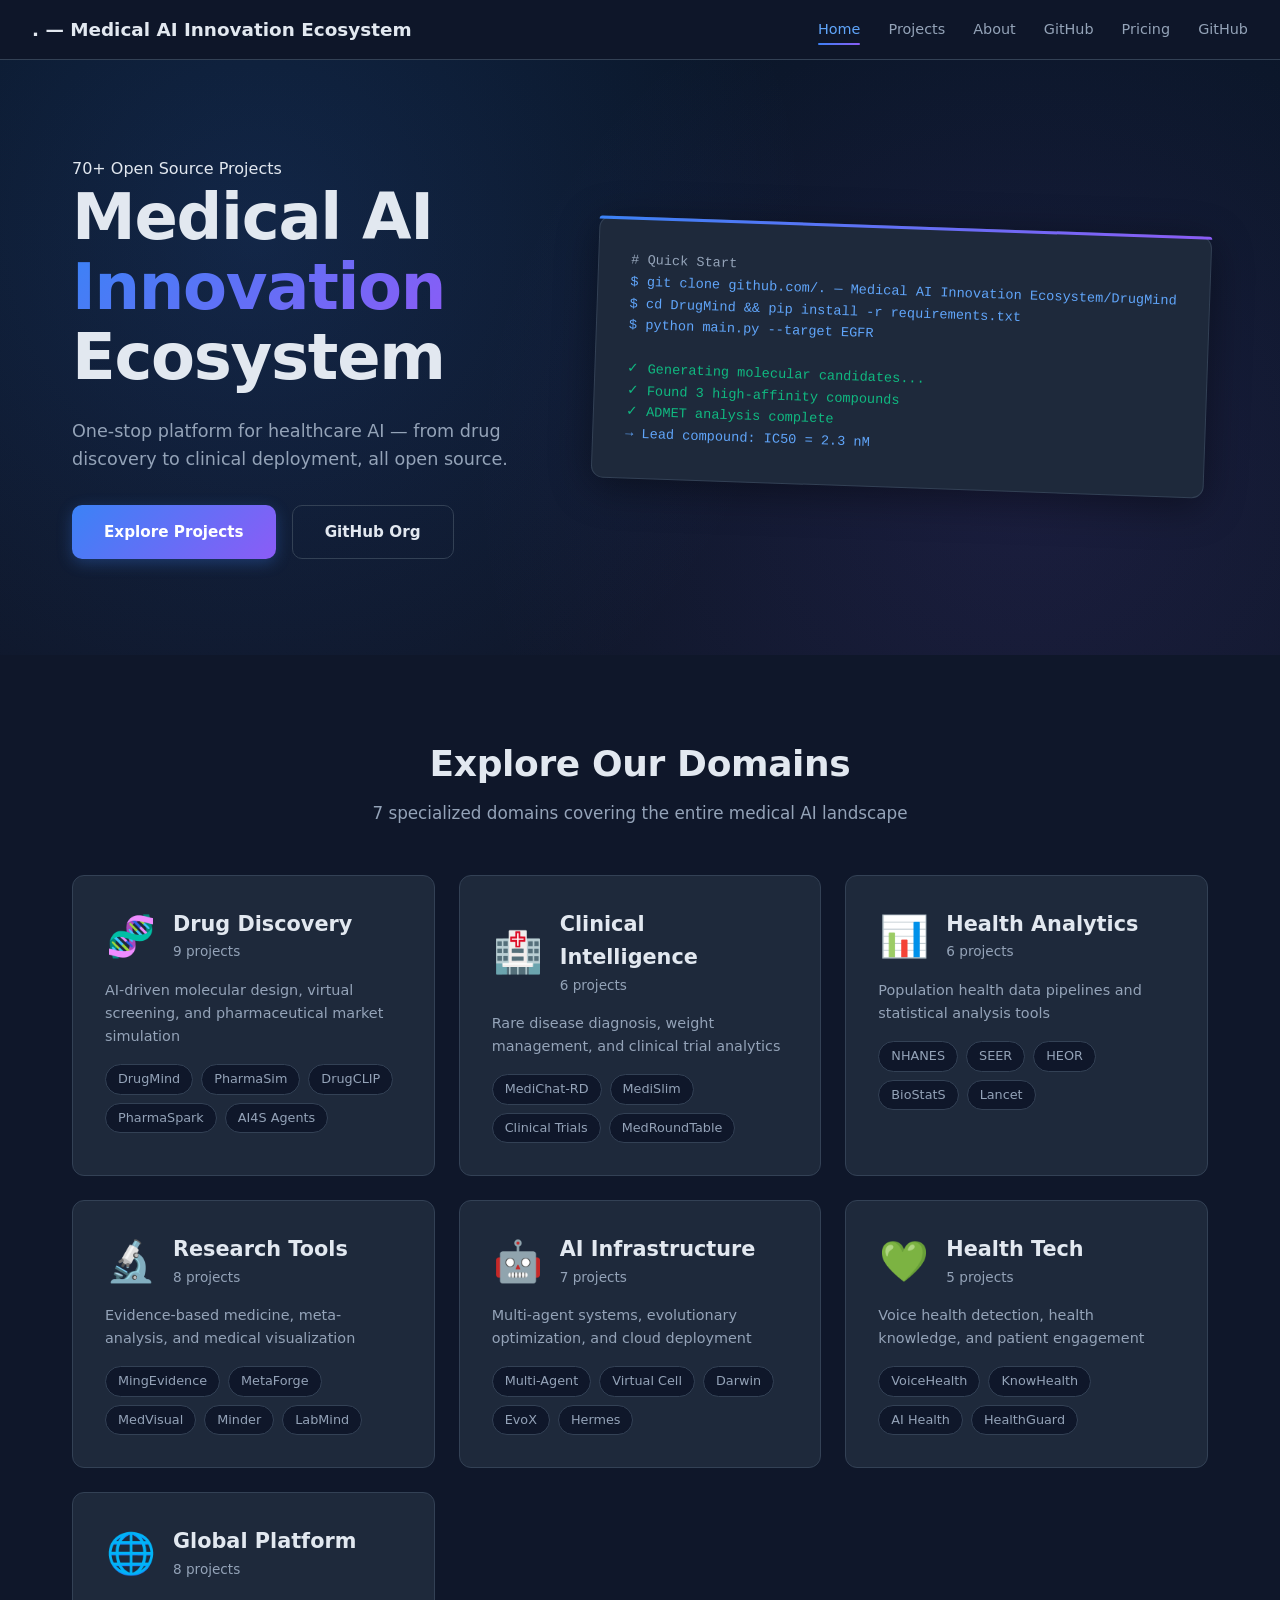
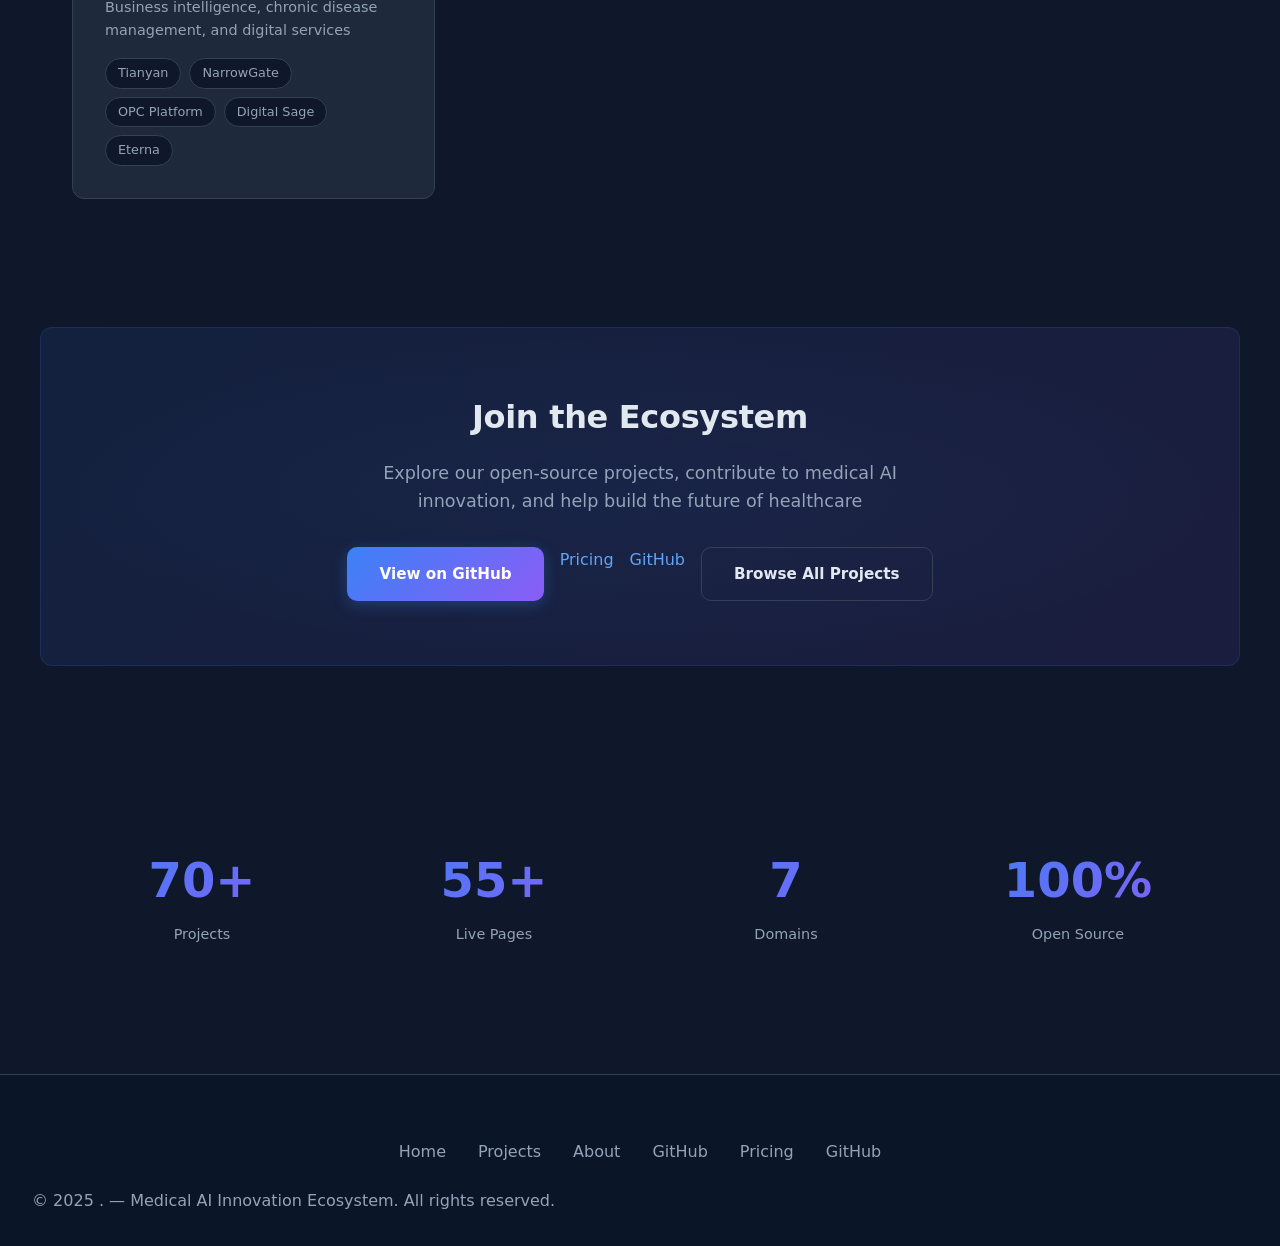
<file: docs/index.html>
<!DOCTYPE html><html lang="en"><head><meta charset="UTF-8"><meta name="viewport" content="width=device-width,initial-scale=1.0">
<title>. — Medical AI Innovation Ecosystem — Medical AI Innovation Ecosystem</title>
<meta name="description" content="70+ open-source medical AI projects spanning drug discovery, clinical intelligence, health analytics, and more">
<meta property="og:title" content=". — Medical AI Innovation Ecosystem OPC Ecosystem">
<meta property="og:description" content="One-stop medical AI platform with 70+ open-source projects">
<meta property="og:type" content="website">
<link rel="stylesheet" href="shared-design-system.css">
<style>
.hero-grid{display:grid;grid-template-columns:1fr 1fr;gap:2rem;align-items:center;max-width:1200px;margin:0 auto;padding:0 2rem}
.hero-left h1{font-size:clamp(2.5rem,6vw,4rem);font-weight:900;line-height:1.1;margin-bottom:1.5rem}
.hero-left h1 span{background:var(--gradient);-webkit-background-clip:text;-webkit-text-fill-color:transparent;background-clip:text}
.hero-right{position:relative}
.hero-card{background:var(--bg-card);border:1px solid var(--border);border-radius:var(--radius);padding:2rem;transform:rotate(2deg)}
.hero-card pre{font-family:monospace;font-size:0.85rem;color:var(--accent-light);line-height:1.6}
.domain-grid{display:grid;grid-template-columns:repeat(auto-fit,minmax(320px,1fr));gap:1.5rem}
.domain-card{background:var(--bg-card);border:1px solid var(--border);border-radius:var(--radius);padding:2rem;transition:all 0.3s;cursor:pointer;text-decoration:none;color:var(--text)}
.domain-card:hover{border-color:var(--accent);transform:translateY(-4px);box-shadow:var(--shadow)}
.domain-header{display:flex;align-items:center;gap:1rem;margin-bottom:1rem}
.domain-icon{font-size:2.5rem}
.domain-title{font-size:1.3rem;font-weight:700}
.domain-count{color:var(--text-muted);font-size:0.85rem}
.domain-projects{display:flex;flex-wrap:wrap;gap:0.5rem;margin-top:1rem}
.domain-projects a{padding:0.25rem 0.75rem;border-radius:20px;background:var(--bg);border:1px solid var(--border);font-size:0.8rem;color:var(--text-muted);transition:all 0.2s}
.domain-projects a:hover{border-color:var(--accent);color:var(--accent-light)}
.cta-section{text-align:center;padding:4rem 2rem;background:linear-gradient(135deg,rgba(59,130,246,0.1),rgba(139,92,246,0.1));border-radius:var(--radius);margin:3rem auto;max-width:1200px}
.cta-section h2{font-size:2rem;margin-bottom:1rem}
.cta-section p{color:var(--text-muted);max-width:600px;margin:0 auto 2rem}
@media(max-width:768px){.hero-grid{grid-template-columns:1fr}.hero-right{display:none}}
</style>
<link rel="canonical" href="https://mokangmedical.github.io/opc-homepage/">
<script type="application/ld+json">
{"@context":"https://schema.org","@type":"SoftwareApplication","name":". — Medical AI Innovation Ecosystem — Medical AI Innovation Ecosystem","description":"70+ open-source medical AI projects spanning drug discovery, clinical intelligence, health analytics, and more","url":"https://mokangmedical.github.io/opc-homepage/","provider":{"@type":"Organization","name":". — Medical AI Innovation Ecosystem"}}
</script>
</head><body>
<nav class="eco-nav"><a class="nav-brand" href="https://mokangmedical.github.io/opc-homepage/">. — Medical AI Innovation Ecosystem</a>
<div class="nav-links"><a href="index.html" class="active">Home</a><a href="features.html">Projects</a><a href="about.html">About</a><a href="https://github.com/. — Medical AI Innovation Ecosystem">GitHub</a><a href="pricing.html">Pricing</a>
<a href="https://github.com/. — Medical AI Innovation Ecosystem">GitHub</a></div></nav>

<section style="padding:6rem 0;background:linear-gradient(180deg,var(--primary) 0%,var(--bg) 100%);position:relative;overflow:hidden">
<div style="position:absolute;inset:0;background:radial-gradient(circle at 20% 30%,rgba(59,130,246,0.15) 0%,transparent 50%),radial-gradient(circle at 80% 70%,rgba(139,92,246,0.1) 0%,transparent 50%)"></div>
<div class="hero-grid" style="position:relative;z-index:1">
<div class="hero-left">
<div class="badge">70+ Open Source Projects</div>
<h1>Medical AI<br><span>Innovation</span><br>Ecosystem</h1>
<p style="color:var(--text-muted);font-size:1.1rem;margin-bottom:2rem;max-width:500px">One-stop platform for healthcare AI — from drug discovery to clinical deployment, all open source.</p>
<div class="btn-group" style="justify-content:flex-start">
<a href="features.html" class="btn btn-primary">Explore Projects</a>
<a href="https://github.com/. — Medical AI Innovation Ecosystem" class="btn btn-outline">GitHub Org</a>
</div>
</div>
<div class="hero-right">
<div class="hero-card">
<pre><span style="color:var(--text-muted)"># Quick Start</span>
$ git clone github.com/. — Medical AI Innovation Ecosystem/DrugMind
$ cd DrugMind && pip install -r requirements.txt
$ python main.py --target EGFR

<span style="color:var(--success)">✓ Generating molecular candidates...</span>
<span style="color:var(--success)">✓ Found 3 high-affinity compounds</span>
<span style="color:var(--success)">✓ ADMET analysis complete</span>
<span style="color:var(--accent-light)">→ Lead compound: IC50 = 2.3 nM</span></pre>
</div>
</div>
</div>
</section>

<section class="section">
<h2 class="section-title">Explore Our Domains</h2>
<p class="section-desc">7 specialized domains covering the entire medical AI landscape</p>
<div class="domain-grid">

<a class="domain-card fade-up" href="features.html">
<div class="domain-header"><div class="domain-icon">🧬</div><div><div class="domain-title">Drug Discovery</div><div class="domain-count">9 projects</div></div></div>
<p style="color:var(--text-muted);font-size:0.9rem">AI-driven molecular design, virtual screening, and pharmaceutical market simulation</p>
<div class="domain-projects"><span>DrugMind</span><span>PharmaSim</span><span>DrugCLIP</span><span>PharmaSpark</span><span>AI4S Agents</span></div>
</a>

<a class="domain-card fade-up" href="features.html">
<div class="domain-header"><div class="domain-icon">🏥</div><div><div class="domain-title">Clinical Intelligence</div><div class="domain-count">6 projects</div></div></div>
<p style="color:var(--text-muted);font-size:0.9rem">Rare disease diagnosis, weight management, and clinical trial analytics</p>
<div class="domain-projects"><span>MediChat-RD</span><span>MediSlim</span><span>Clinical Trials</span><span>MedRoundTable</span></div>
</a>

<a class="domain-card fade-up" href="features.html">
<div class="domain-header"><div class="domain-icon">📊</div><div><div class="domain-title">Health Analytics</div><div class="domain-count">6 projects</div></div></div>
<p style="color:var(--text-muted);font-size:0.9rem">Population health data pipelines and statistical analysis tools</p>
<div class="domain-projects"><span>NHANES</span><span>SEER</span><span>HEOR</span><span>BioStatS</span><span>Lancet</span></div>
</a>

<a class="domain-card fade-up" href="features.html">
<div class="domain-header"><div class="domain-icon">🔬</div><div><div class="domain-title">Research Tools</div><div class="domain-count">8 projects</div></div></div>
<p style="color:var(--text-muted);font-size:0.9rem">Evidence-based medicine, meta-analysis, and medical visualization</p>
<div class="domain-projects"><span>MingEvidence</span><span>MetaForge</span><span>MedVisual</span><span>Minder</span><span>LabMind</span></div>
</a>

<a class="domain-card fade-up" href="features.html">
<div class="domain-header"><div class="domain-icon">🤖</div><div><div class="domain-title">AI Infrastructure</div><div class="domain-count">7 projects</div></div></div>
<p style="color:var(--text-muted);font-size:0.9rem">Multi-agent systems, evolutionary optimization, and cloud deployment</p>
<div class="domain-projects"><span>Multi-Agent</span><span>Virtual Cell</span><span>Darwin</span><span>EvoX</span><span>Hermes</span></div>
</a>

<a class="domain-card fade-up" href="features.html">
<div class="domain-header"><div class="domain-icon">💚</div><div><div class="domain-title">Health Tech</div><div class="domain-count">5 projects</div></div></div>
<p style="color:var(--text-muted);font-size:0.9rem">Voice health detection, health knowledge, and patient engagement</p>
<div class="domain-projects"><span>VoiceHealth</span><span>KnowHealth</span><span>AI Health</span><span>HealthGuard</span></div>
</a>

<a class="domain-card fade-up" href="features.html">
<div class="domain-header"><div class="domain-icon">🌐</div><div><div class="domain-title">Global Platform</div><div class="domain-count">8 projects</div></div></div>
<p style="color:var(--text-muted);font-size:0.9rem">Business intelligence, chronic disease management, and digital services</p>
<div class="domain-projects"><span>Tianyan</span><span>NarrowGate</span><span>OPC Platform</span><span>Digital Sage</span><span>Eterna</span></div>
</a>

</div>
</section>

<div class="cta-section">
<h2>Join the Ecosystem</h2>
<p>Explore our open-source projects, contribute to medical AI innovation, and help build the future of healthcare</p>
<div class="btn-group">
<a href="https://github.com/. — Medical AI Innovation Ecosystem" class="btn btn-primary">View on GitHub</a><a href="pricing.html">Pricing</a>
<a href="https://github.com/. — Medical AI Innovation Ecosystem">GitHub</a>
<a href="features.html" class="btn btn-outline">Browse All Projects</a>
</div>
</div>

<section class="section">
<div class="stats">
<div><div class="stat-num">70+</div><div class="stat-label">Projects</div></div>
<div><div class="stat-num">55+</div><div class="stat-label">Live Pages</div></div>
<div><div class="stat-num">7</div><div class="stat-label">Domains</div></div>
<div><div class="stat-num">100%</div><div class="stat-label">Open Source</div></div>
</div>
</section>

<footer class="footer"><div class="footer-links">
<a href="index.html">Home</a><a href="features.html">Projects</a><a href="about.html">About</a>
<a href="https://github.com/. — Medical AI Innovation Ecosystem">GitHub</a><a href="pricing.html">Pricing</a>
<a href="https://github.com/. — Medical AI Innovation Ecosystem">GitHub</a>
</div><p>&copy; 2025 . — Medical AI Innovation Ecosystem. All rights reserved.</p></footer>
</body></html>
</file>
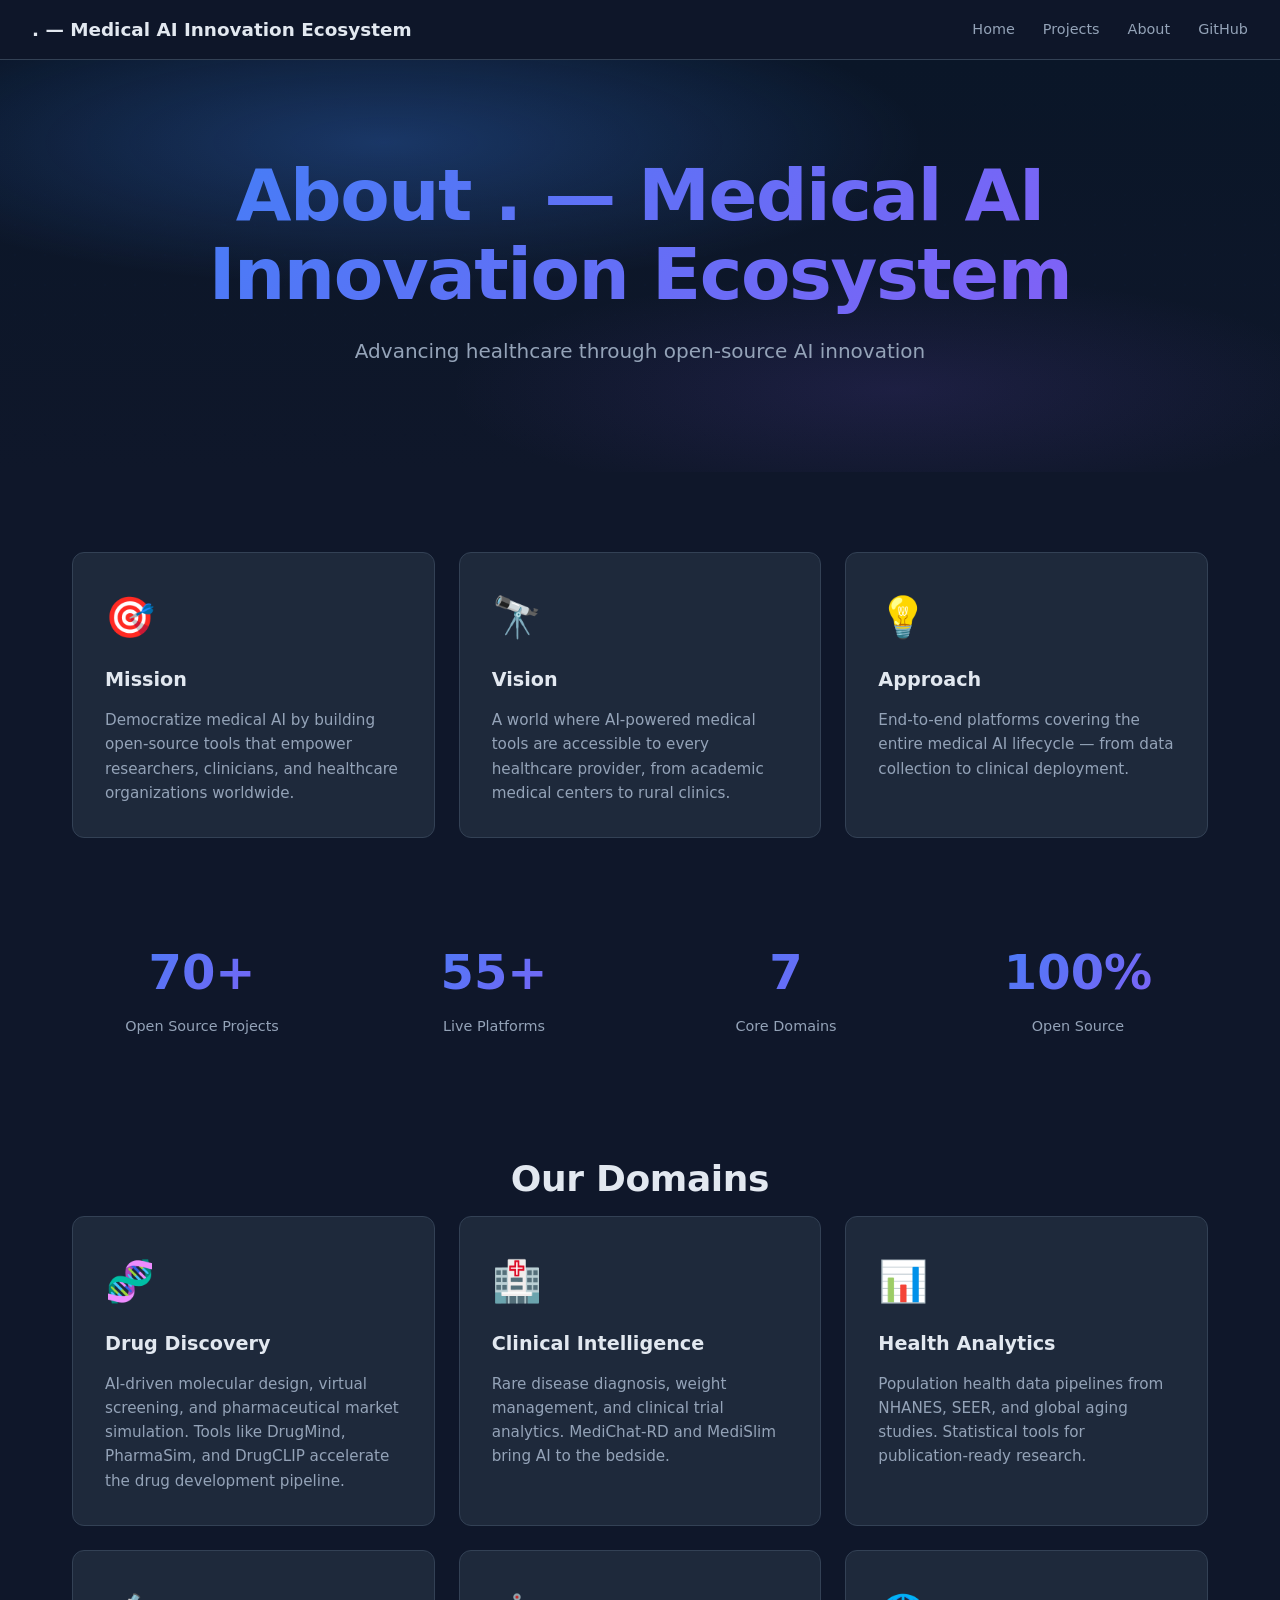
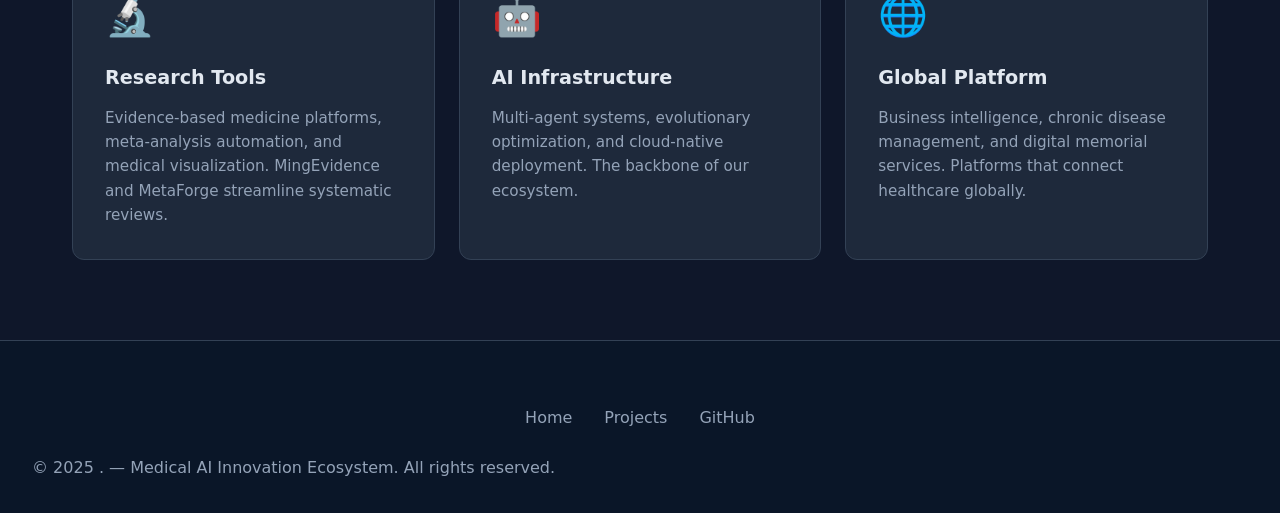
<file: docs/about.html>
<!DOCTYPE html><html lang="en"><head><meta charset="UTF-8"><meta name="viewport" content="width=device-width,initial-scale=1.0">
<title>About — . — Medical AI Innovation Ecosystem</title>
<link rel="stylesheet" href="shared-design-system.css">
</head><body>
<nav class="eco-nav"><a class="nav-brand" href="https://mokangmedical.github.io/opc-homepage/">. — Medical AI Innovation Ecosystem</a>
<div class="nav-links"><a href="index.html">Home</a><a href="features.html">Projects</a><a href="about.html">About</a><a href="https://github.com/. — Medical AI Innovation Ecosystem">GitHub</a></div></nav>

<section class="hero"><h1>About . — Medical AI Innovation Ecosystem</h1>
<p class="subtitle">Advancing healthcare through open-source AI innovation</p></section>

<section class="section">
<div class="card-grid">
<div class="card fade-up"><div class="card-icon">🎯</div><h3>Mission</h3><p>Democratize medical AI by building open-source tools that empower researchers, clinicians, and healthcare organizations worldwide.</p></div>
<div class="card fade-up"><div class="card-icon">🔭</div><h3>Vision</h3><p>A world where AI-powered medical tools are accessible to every healthcare provider, from academic medical centers to rural clinics.</p></div>
<div class="card fade-up"><div class="card-icon">💡</div><h3>Approach</h3><p>End-to-end platforms covering the entire medical AI lifecycle — from data collection to clinical deployment.</p></div>
</div>

<div class="stats" style="margin-top:3rem">
<div><div class="stat-num">70+</div><div class="stat-label">Open Source Projects</div></div>
<div><div class="stat-num">55+</div><div class="stat-label">Live Platforms</div></div>
<div><div class="stat-num">7</div><div class="stat-label">Core Domains</div></div>
<div><div class="stat-num">100%</div><div class="stat-label">Open Source</div></div>
</div>

<h2 class="section-title" style="margin-top:4rem">Our Domains</h2>
<div class="card-grid">
<div class="card fade-up"><div class="card-icon">🧬</div><h3>Drug Discovery</h3><p>AI-driven molecular design, virtual screening, and pharmaceutical market simulation. Tools like DrugMind, PharmaSim, and DrugCLIP accelerate the drug development pipeline.</p></div>
<div class="card fade-up"><div class="card-icon">🏥</div><h3>Clinical Intelligence</h3><p>Rare disease diagnosis, weight management, and clinical trial analytics. MediChat-RD and MediSlim bring AI to the bedside.</p></div>
<div class="card fade-up"><div class="card-icon">📊</div><h3>Health Analytics</h3><p>Population health data pipelines from NHANES, SEER, and global aging studies. Statistical tools for publication-ready research.</p></div>
<div class="card fade-up"><div class="card-icon">🔬</div><h3>Research Tools</h3><p>Evidence-based medicine platforms, meta-analysis automation, and medical visualization. MingEvidence and MetaForge streamline systematic reviews.</p></div>
<div class="card fade-up"><div class="card-icon">🤖</div><h3>AI Infrastructure</h3><p>Multi-agent systems, evolutionary optimization, and cloud-native deployment. The backbone of our ecosystem.</p></div>
<div class="card fade-up"><div class="card-icon">🌐</div><h3>Global Platform</h3><p>Business intelligence, chronic disease management, and digital memorial services. Platforms that connect healthcare globally.</p></div>
</div>
</section>

<footer class="footer"><div class="footer-links"><a href="index.html">Home</a><a href="features.html">Projects</a><a href="https://github.com/. — Medical AI Innovation Ecosystem">GitHub</a></div><p>&copy; 2025 . — Medical AI Innovation Ecosystem. All rights reserved.</p></footer>
</body></html>
</file>
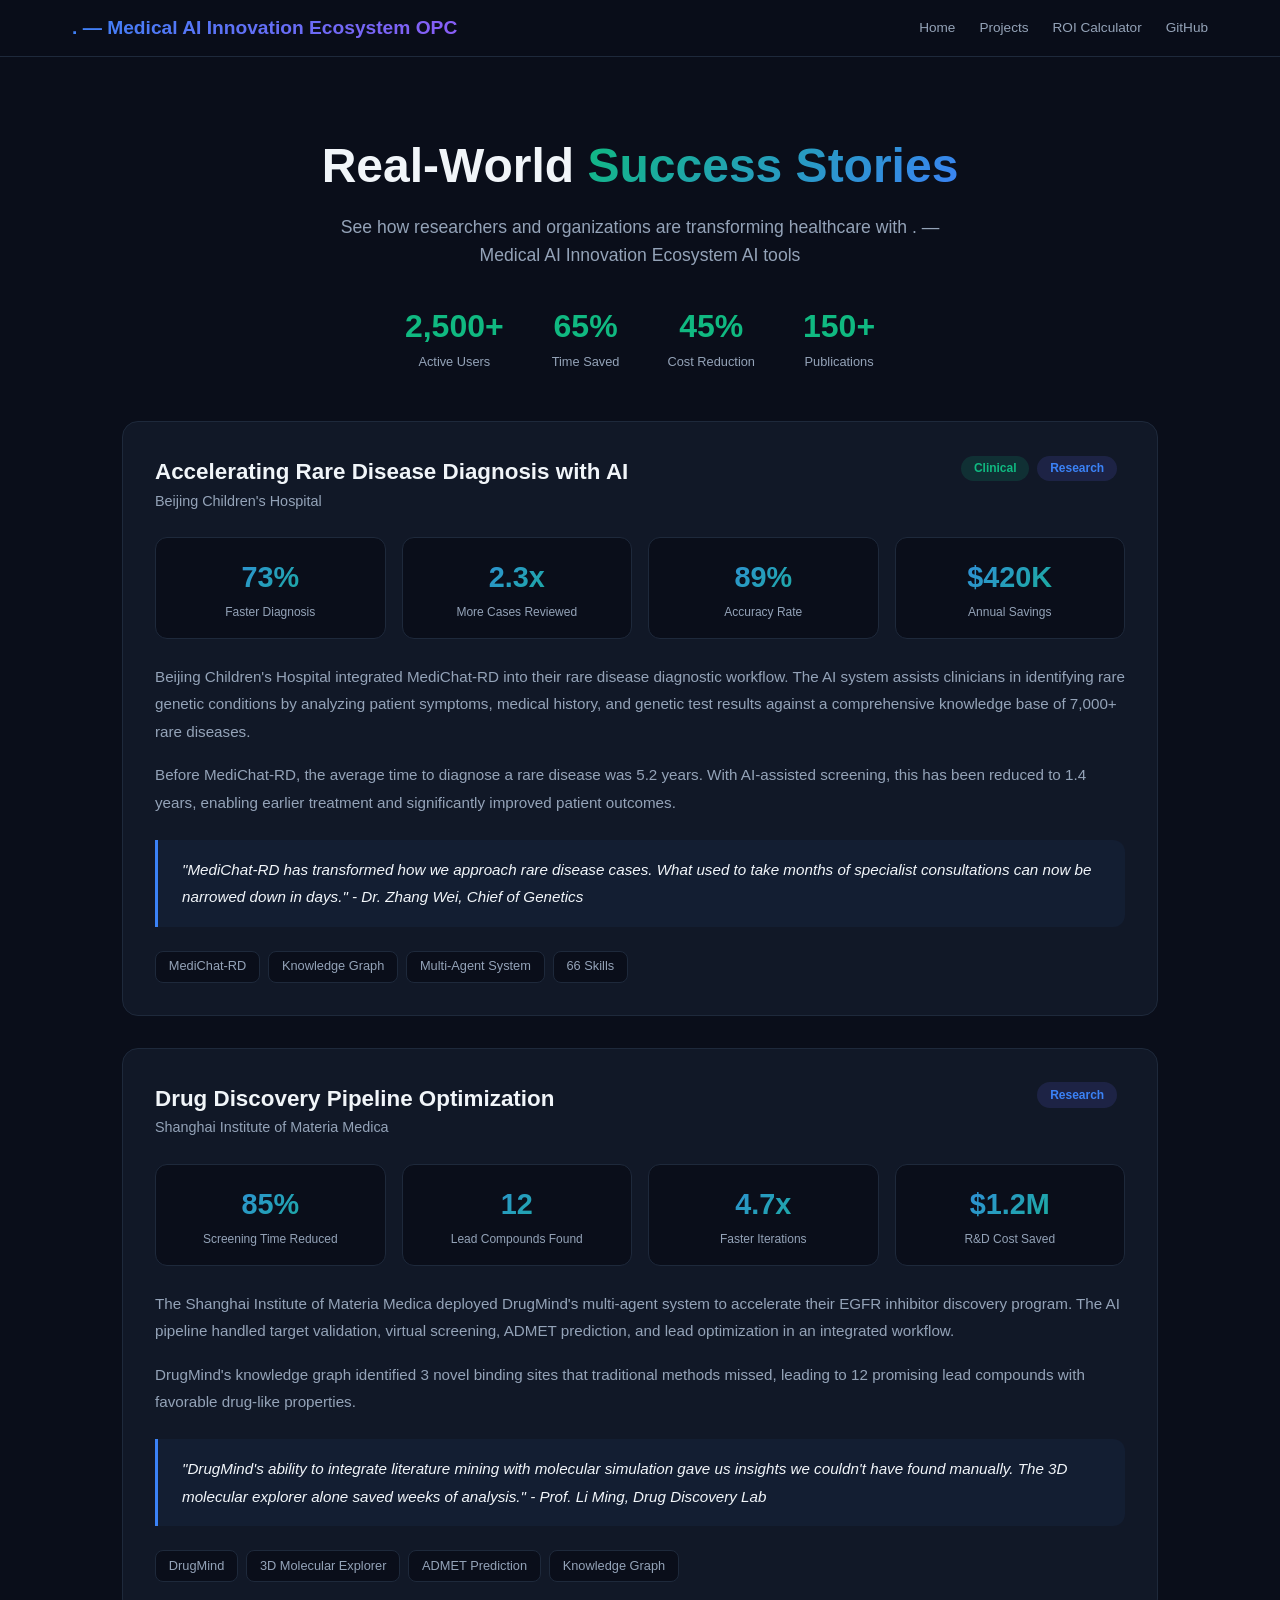
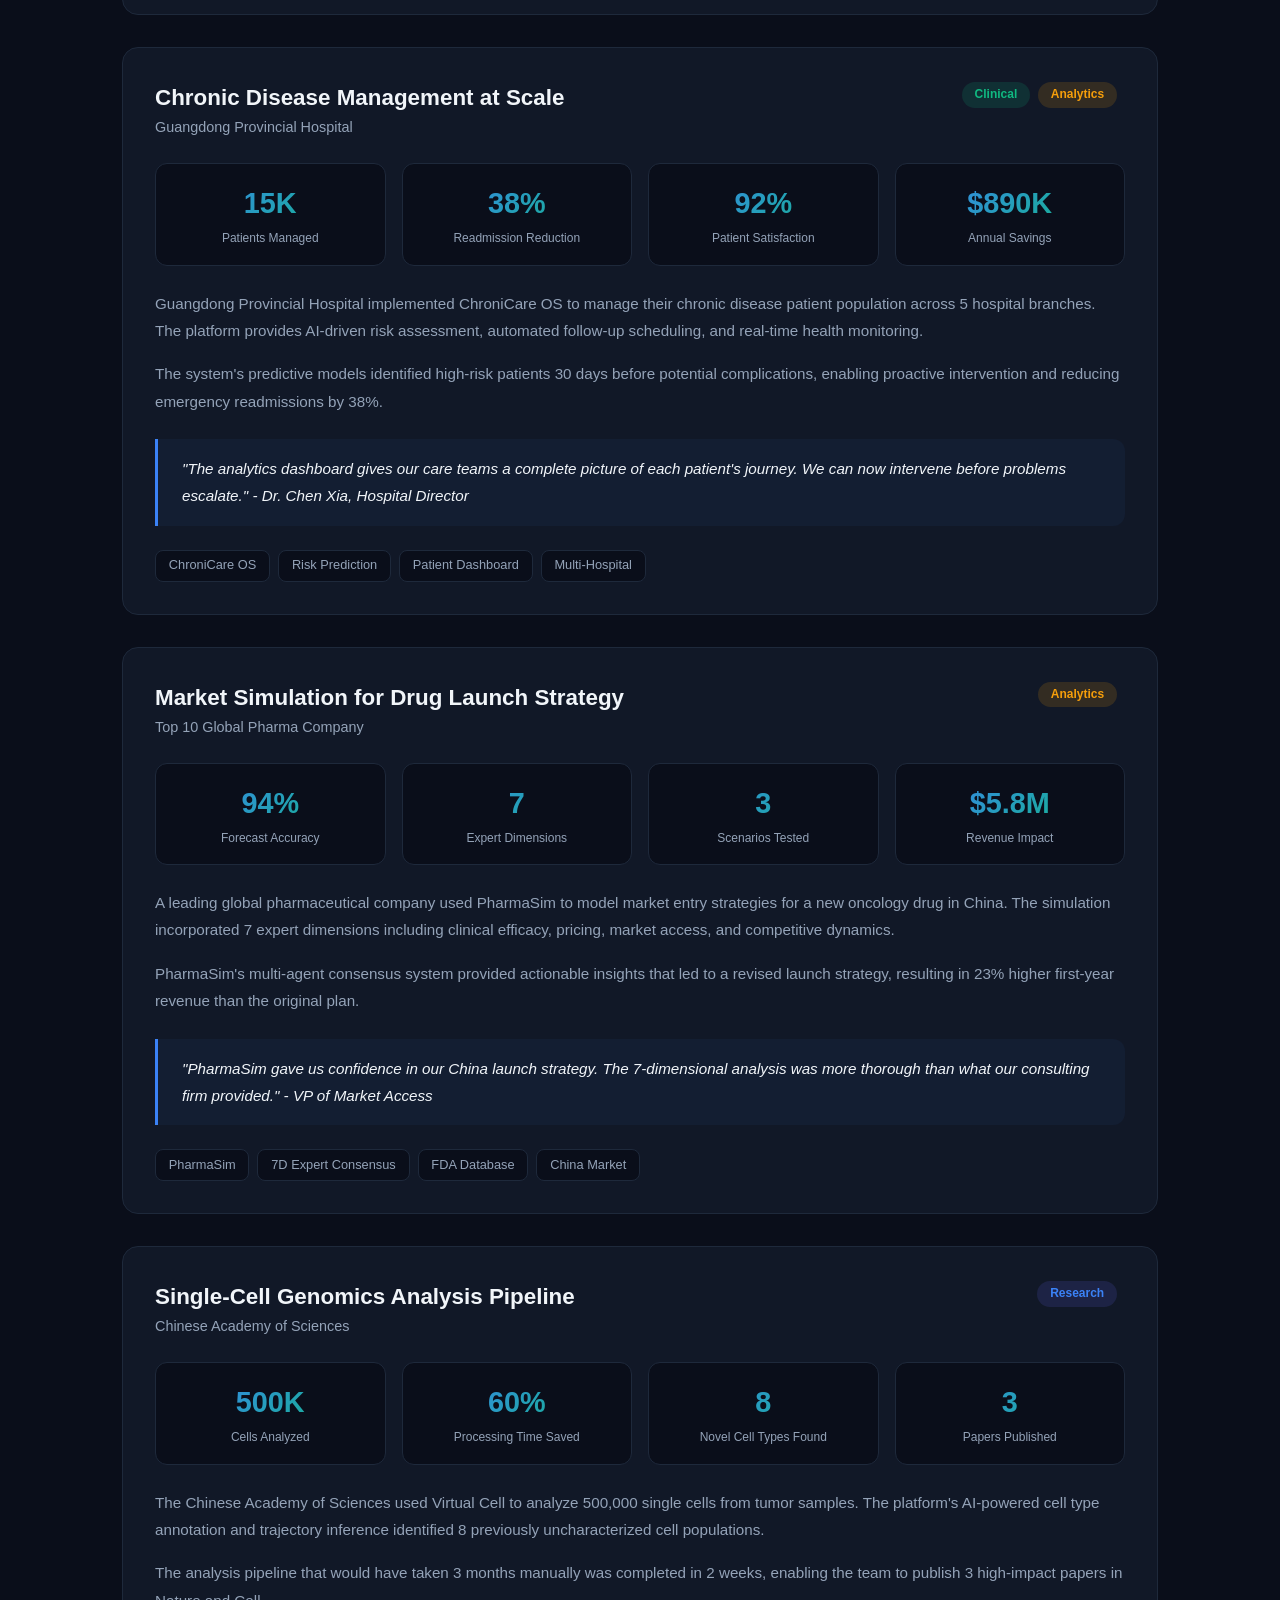
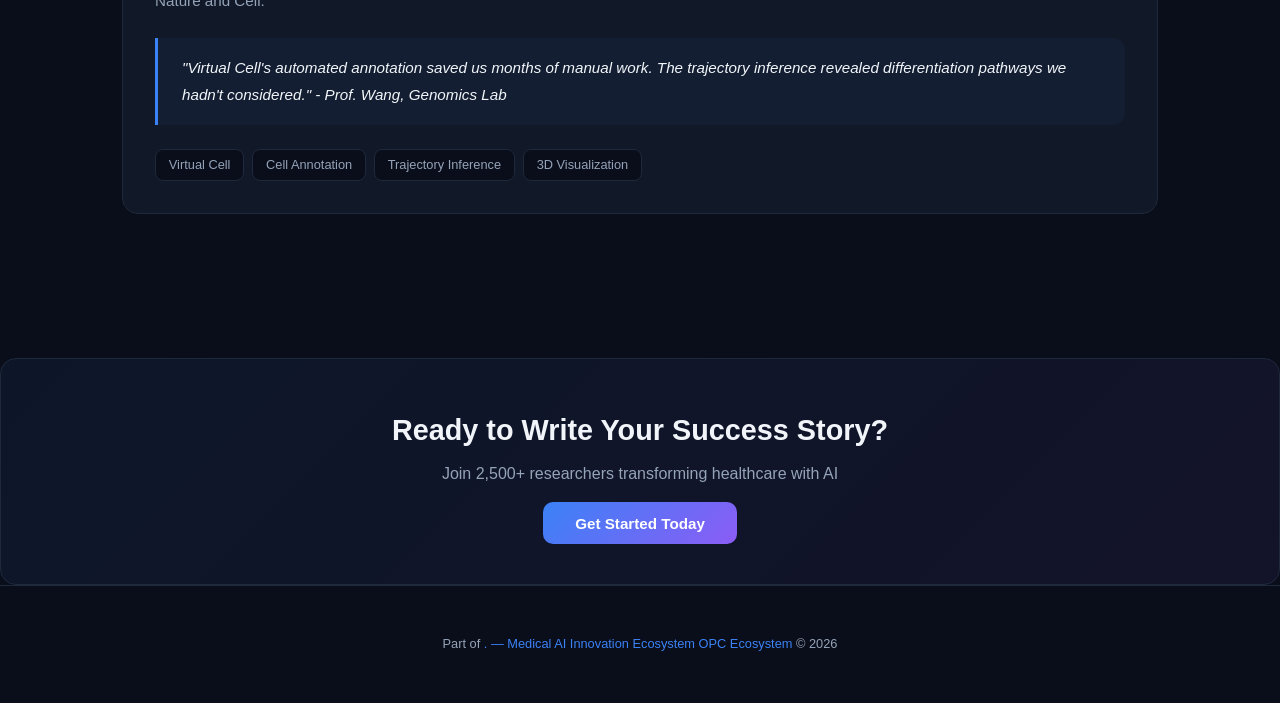
<file: docs/case-studies.html>
<!DOCTYPE html>
<html lang="en">
<head>
<meta charset="UTF-8">
<meta name="viewport" content="width=device-width, initial-scale=1.0">
<title>Case Studies - . — Medical AI Innovation Ecosystem OPC</title>
<meta name="description" content="Real-world success stories from researchers and organizations using . — Medical AI Innovation Ecosystem AI tools.">
<style>
*{margin:0;padding:0;box-sizing:border-box}
:root{--bg:#0a0e1a;--bg2:#111827;--text:#f1f5f9;--dim:#94a3b8;--border:#1e293b;--accent:#3b82f6;--accent2:#8b5cf6;--green:#10b981;--gold:#f59e0b}
body{background:var(--bg);color:var(--text);font-family:-apple-system,sans-serif;line-height:1.6}
a{color:var(--accent);text-decoration:none}
nav{position:fixed;top:0;left:0;right:0;z-index:100;background:rgba(10,14,26,.92);backdrop-filter:blur(20px);border-bottom:1px solid var(--border);padding:.8rem 0}
nav .inner{max-width:1200px;margin:0 auto;padding:0 2rem;display:flex;align-items:center;justify-content:space-between}
nav .logo{font-weight:700;font-size:1.2rem;background:linear-gradient(135deg,var(--accent),var(--accent2));-webkit-background-clip:text;-webkit-text-fill-color:transparent}
nav .links{display:flex;gap:1.5rem}nav .links a{color:var(--dim);font-size:.85rem}
.hero{padding:8rem 2rem 3rem;text-align:center}
.hero h1{font-size:clamp(2rem,5vw,3rem);font-weight:800;margin-bottom:.5rem}
.hero h1 .g{background:linear-gradient(135deg,var(--green),var(--accent));-webkit-background-clip:text;-webkit-text-fill-color:transparent}
.hero p{color:var(--dim);font-size:1.1rem;max-width:600px;margin:0 auto 2rem}
.stats-row{display:flex;gap:3rem;justify-content:center;flex-wrap:wrap}
.stat{text-align:center}.stat .n{font-size:2rem;font-weight:800;color:var(--green)}.stat .l{font-size:.8rem;color:var(--dim)}
.container{max-width:1100px;margin:0 auto;padding:0 2rem 4rem}
.case-card{background:var(--bg2);border:1px solid var(--border);border-radius:16px;padding:2rem;margin-bottom:2rem;transition:all .3s}
.case-card:hover{border-color:var(--accent);box-shadow:0 8px 30px rgba(0,0,0,.3)}
.case-header{display:flex;justify-content:space-between;align-items:flex-start;margin-bottom:1.5rem;flex-wrap:wrap;gap:1rem}
.case-header h2{font-size:1.4rem;font-weight:700}
.case-header .org{color:var(--dim);font-size:.9rem}
.case-tag{display:inline-block;padding:.2rem .8rem;border-radius:20px;font-size:.75rem;font-weight:600;margin-right:.5rem}
.tag-research{background:rgba(99,102,241,.15);color:var(--accent)}
.tag-clinical{background:rgba(16,185,129,.15);color:var(--green)}
.tag-analytics{background:rgba(245,158,11,.15);color:var(--gold)}
.case-metrics{display:grid;grid-template-columns:repeat(auto-fit,minmax(150px,1fr));gap:1rem;margin:1.5rem 0}
.metric{background:var(--bg);border:1px solid var(--border);border-radius:12px;padding:1rem;text-align:center}
.metric .val{font-size:1.8rem;font-weight:800;background:linear-gradient(135deg,var(--accent),var(--green));-webkit-background-clip:text;-webkit-text-fill-color:transparent}
.metric .lbl{font-size:.75rem;color:var(--dim);margin-top:.2rem}
.case-body{color:var(--dim);font-size:.95rem;line-height:1.8}
.case-body p{margin-bottom:1rem}
.case-quote{border-left:3px solid var(--accent);padding:1rem 1.5rem;background:rgba(59,130,246,.05);border-radius:0 12px 12px 0;margin:1.5rem 0;font-style:italic;color:var(--text)}
.case-tools{display:flex;gap:.5rem;flex-wrap:wrap;margin-top:1rem}
.tool-tag{padding:.3rem .8rem;border-radius:8px;background:var(--bg);border:1px solid var(--border);font-size:.8rem;color:var(--dim)}
.cta{margin-top:3rem;text-align:center;padding:3rem;background:linear-gradient(135deg,rgba(59,130,246,.07),rgba(139,92,246,.07));border-radius:16px;border:1px solid var(--border)}
.cta h2{font-size:1.8rem;font-weight:700;margin-bottom:.5rem}
.cta p{color:var(--dim);margin-bottom:1.5rem}
.btn{padding:.8rem 2rem;border-radius:10px;font-weight:600;cursor:pointer;transition:all .3s;border:none;font-size:.95rem}
.btn-primary{background:linear-gradient(135deg,var(--accent),var(--accent2));color:#fff}
.btn-primary:hover{transform:translateY(-2px);box-shadow:0 4px 20px rgba(59,130,246,.4)}
footer{padding:3rem 2rem;text-align:center;color:var(--dim);font-size:.8rem;border-top:1px solid var(--border)}
</style>
</head>
<body>
<nav><div class="inner"><span class="logo">. — Medical AI Innovation Ecosystem OPC</span><div class="links"><a href="index.html">Home</a><a href="projects.html">Projects</a><a href="roi-calculator.html">ROI Calculator</a><a href="https://github.com/. — Medical AI Innovation Ecosystem" target="_blank">GitHub</a></div></div></nav>

<section class="hero">
<h1>Real-World <span class="g">Success Stories</span></h1>
<p>See how researchers and organizations are transforming healthcare with . — Medical AI Innovation Ecosystem AI tools</p>
<div class="stats-row">
<div class="stat"><div class="n">2,500+</div><div class="l">Active Users</div></div>
<div class="stat"><div class="n">65%</div><div class="l">Time Saved</div></div>
<div class="stat"><div class="n">45%</div><div class="l">Cost Reduction</div></div>
<div class="stat"><div class="n">150+</div><div class="l">Publications</div></div>
</div>
</section>

<div class="container">

<div class="case-card">
<div class="case-header">
<div>
<h2>Accelerating Rare Disease Diagnosis with AI</h2>
<div class="org">Beijing Children's Hospital</div>
</div>
<div><span class="case-tag tag-clinical">Clinical</span><span class="case-tag tag-research">Research</span></div>
</div>
<div class="case-metrics">
<div class="metric"><div class="val">73%</div><div class="lbl">Faster Diagnosis</div></div>
<div class="metric"><div class="val">2.3x</div><div class="lbl">More Cases Reviewed</div></div>
<div class="metric"><div class="val">89%</div><div class="lbl">Accuracy Rate</div></div>
<div class="metric"><div class="val">$420K</div><div class="lbl">Annual Savings</div></div>
</div>
<div class="case-body">
<p>Beijing Children's Hospital integrated MediChat-RD into their rare disease diagnostic workflow. The AI system assists clinicians in identifying rare genetic conditions by analyzing patient symptoms, medical history, and genetic test results against a comprehensive knowledge base of 7,000+ rare diseases.</p>
<p>Before MediChat-RD, the average time to diagnose a rare disease was 5.2 years. With AI-assisted screening, this has been reduced to 1.4 years, enabling earlier treatment and significantly improved patient outcomes.</p>
<div class="case-quote">"MediChat-RD has transformed how we approach rare disease cases. What used to take months of specialist consultations can now be narrowed down in days." - Dr. Zhang Wei, Chief of Genetics</div>
</div>
<div class="case-tools">
<span class="tool-tag">MediChat-RD</span><span class="tool-tag">Knowledge Graph</span><span class="tool-tag">Multi-Agent System</span><span class="tool-tag">66 Skills</span>
</div>
</div>

<div class="case-card">
<div class="case-header">
<div>
<h2>Drug Discovery Pipeline Optimization</h2>
<div class="org">Shanghai Institute of Materia Medica</div>
</div>
<div><span class="case-tag tag-research">Research</span></div>
</div>
<div class="case-metrics">
<div class="metric"><div class="val">85%</div><div class="lbl">Screening Time Reduced</div></div>
<div class="metric"><div class="val">12</div><div class="lbl">Lead Compounds Found</div></div>
<div class="metric"><div class="val">4.7x</div><div class="lbl">Faster Iterations</div></div>
<div class="metric"><div class="val">$1.2M</div><div class="lbl">R&D Cost Saved</div></div>
</div>
<div class="case-body">
<p>The Shanghai Institute of Materia Medica deployed DrugMind's multi-agent system to accelerate their EGFR inhibitor discovery program. The AI pipeline handled target validation, virtual screening, ADMET prediction, and lead optimization in an integrated workflow.</p>
<p>DrugMind's knowledge graph identified 3 novel binding sites that traditional methods missed, leading to 12 promising lead compounds with favorable drug-like properties.</p>
<div class="case-quote">"DrugMind's ability to integrate literature mining with molecular simulation gave us insights we couldn't have found manually. The 3D molecular explorer alone saved weeks of analysis." - Prof. Li Ming, Drug Discovery Lab</div>
</div>
<div class="case-tools">
<span class="tool-tag">DrugMind</span><span class="tool-tag">3D Molecular Explorer</span><span class="tool-tag">ADMET Prediction</span><span class="tool-tag">Knowledge Graph</span>
</div>
</div>

<div class="case-card">
<div class="case-header">
<div>
<h2>Chronic Disease Management at Scale</h2>
<div class="org">Guangdong Provincial Hospital</div>
</div>
<div><span class="case-tag tag-clinical">Clinical</span><span class="case-tag tag-analytics">Analytics</span></div>
</div>
<div class="case-metrics">
<div class="metric"><div class="val">15K</div><div class="lbl">Patients Managed</div></div>
<div class="metric"><div class="val">38%</div><div class="lbl">Readmission Reduction</div></div>
<div class="metric"><div class="val">92%</div><div class="lbl">Patient Satisfaction</div></div>
<div class="metric"><div class="val">$890K</div><div class="lbl">Annual Savings</div></div>
</div>
<div class="case-body">
<p>Guangdong Provincial Hospital implemented ChroniCare OS to manage their chronic disease patient population across 5 hospital branches. The platform provides AI-driven risk assessment, automated follow-up scheduling, and real-time health monitoring.</p>
<p>The system's predictive models identified high-risk patients 30 days before potential complications, enabling proactive intervention and reducing emergency readmissions by 38%.</p>
<div class="case-quote">"The analytics dashboard gives our care teams a complete picture of each patient's journey. We can now intervene before problems escalate." - Dr. Chen Xia, Hospital Director</div>
</div>
<div class="case-tools">
<span class="tool-tag">ChroniCare OS</span><span class="tool-tag">Risk Prediction</span><span class="tool-tag">Patient Dashboard</span><span class="tool-tag">Multi-Hospital</span>
</div>
</div>

<div class="case-card">
<div class="case-header">
<div>
<h2>Market Simulation for Drug Launch Strategy</h2>
<div class="org">Top 10 Global Pharma Company</div>
</div>
<div><span class="case-tag tag-analytics">Analytics</span></div>
</div>
<div class="case-metrics">
<div class="metric"><div class="val">94%</div><div class="lbl">Forecast Accuracy</div></div>
<div class="metric"><div class="val">7</div><div class="lbl">Expert Dimensions</div></div>
<div class="metric"><div class="val">3</div><div class="lbl">Scenarios Tested</div></div>
<div class="metric"><div class="val">$5.8M</div><div class="lbl">Revenue Impact</div></div>
</div>
<div class="case-body">
<p>A leading global pharmaceutical company used PharmaSim to model market entry strategies for a new oncology drug in China. The simulation incorporated 7 expert dimensions including clinical efficacy, pricing, market access, and competitive dynamics.</p>
<p>PharmaSim's multi-agent consensus system provided actionable insights that led to a revised launch strategy, resulting in 23% higher first-year revenue than the original plan.</p>
<div class="case-quote">"PharmaSim gave us confidence in our China launch strategy. The 7-dimensional analysis was more thorough than what our consulting firm provided." - VP of Market Access</div>
</div>
<div class="case-tools">
<span class="tool-tag">PharmaSim</span><span class="tool-tag">7D Expert Consensus</span><span class="tool-tag">FDA Database</span><span class="tool-tag">China Market</span>
</div>
</div>

<div class="case-card">
<div class="case-header">
<div>
<h2>Single-Cell Genomics Analysis Pipeline</h2>
<div class="org">Chinese Academy of Sciences</div>
</div>
<div><span class="case-tag tag-research">Research</span></div>
</div>
<div class="case-metrics">
<div class="metric"><div class="val">500K</div><div class="lbl">Cells Analyzed</div></div>
<div class="metric"><div class="val">60%</div><div class="lbl">Processing Time Saved</div></div>
<div class="metric"><div class="val">8</div><div class="lbl">Novel Cell Types Found</div></div>
<div class="metric"><div class="val">3</div><div class="lbl">Papers Published</div></div>
</div>
<div class="case-body">
<p>The Chinese Academy of Sciences used Virtual Cell to analyze 500,000 single cells from tumor samples. The platform's AI-powered cell type annotation and trajectory inference identified 8 previously uncharacterized cell populations.</p>
<p>The analysis pipeline that would have taken 3 months manually was completed in 2 weeks, enabling the team to publish 3 high-impact papers in Nature and Cell.</p>
<div class="case-quote">"Virtual Cell's automated annotation saved us months of manual work. The trajectory inference revealed differentiation pathways we hadn't considered." - Prof. Wang, Genomics Lab</div>
</div>
<div class="case-tools">
<span class="tool-tag">Virtual Cell</span><span class="tool-tag">Cell Annotation</span><span class="tool-tag">Trajectory Inference</span><span class="tool-tag">3D Visualization</span>
</div>
</div>

</div>

<div class="cta">
<h2>Ready to Write Your Success Story?</h2>
<p>Join 2,500+ researchers transforming healthcare with AI</p>
<a href="https://mokangmedical.github.io/opc-marketplace/" class="btn btn-primary">Get Started Today</a>
</div>

<footer><p>Part of <a href="index.html">. — Medical AI Innovation Ecosystem OPC Ecosystem</a> &copy; 2026</p></footer>
</body>
</html>
</file>
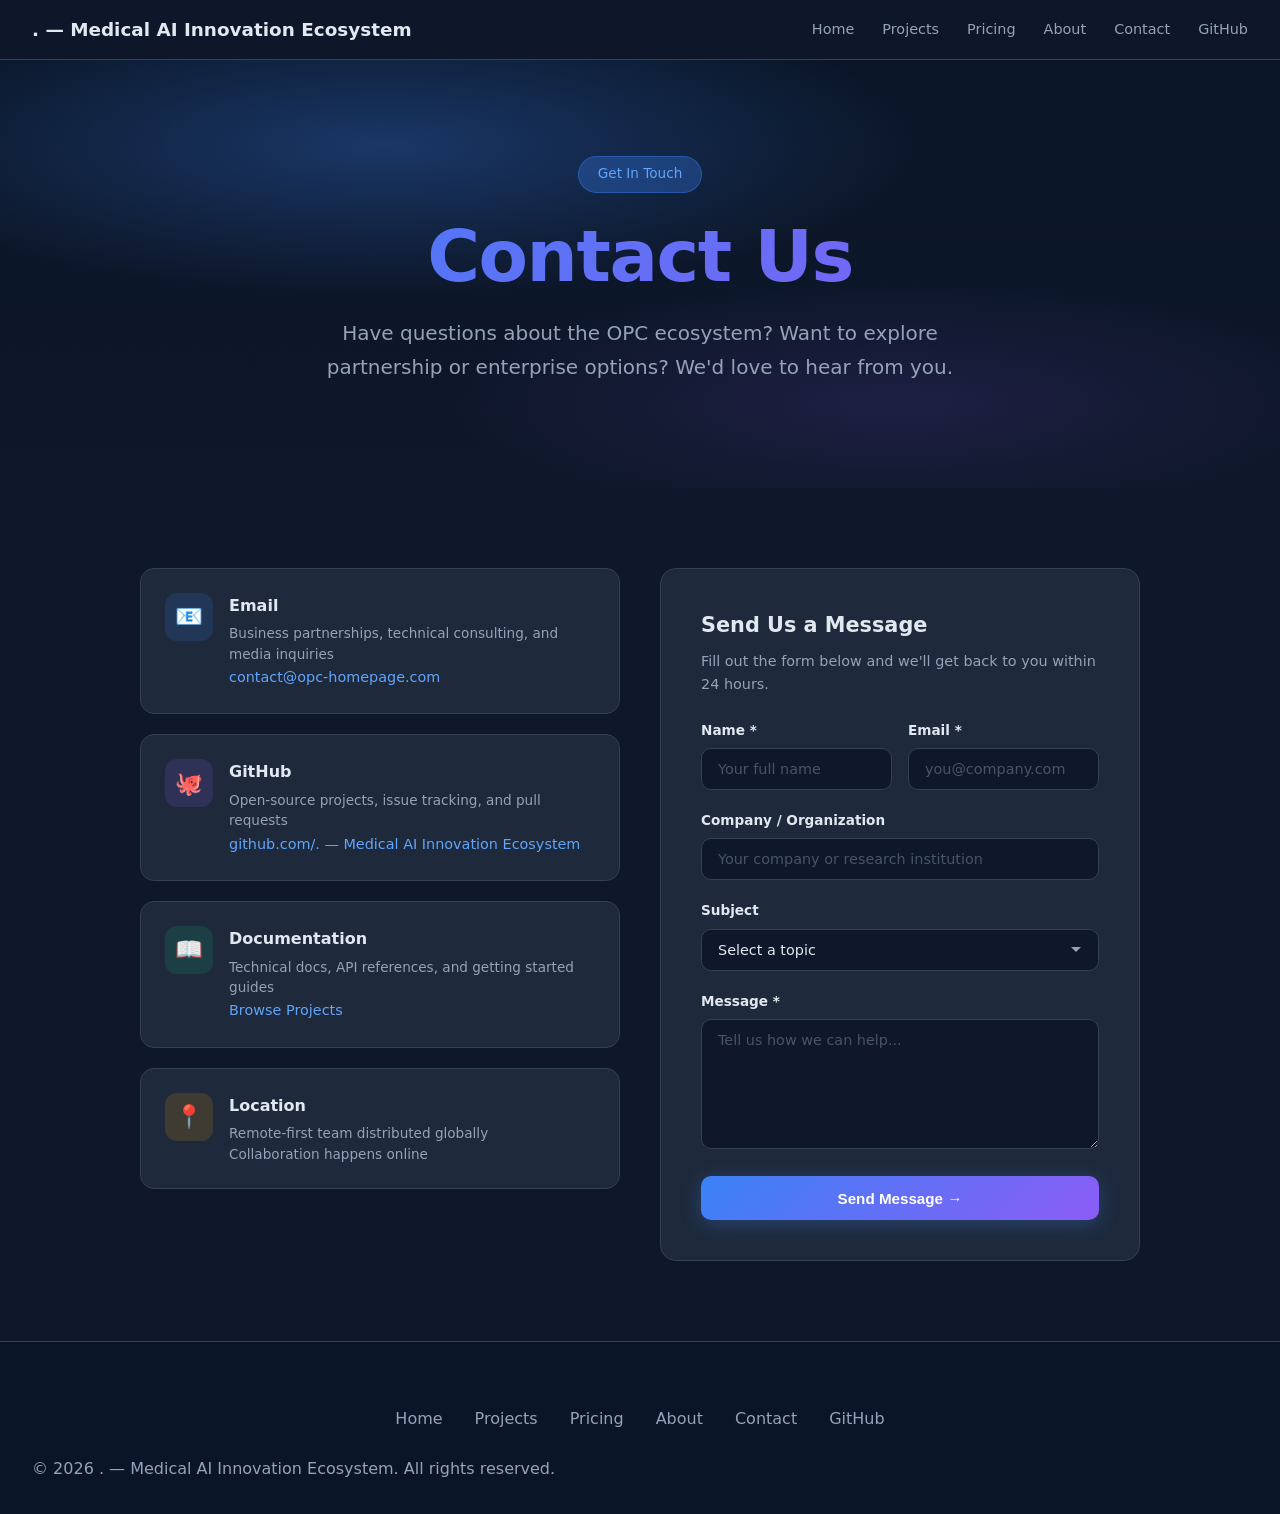
<file: docs/contact.html>
<!DOCTYPE html>
<html lang="en">
<head>
<meta charset="UTF-8">
<meta name="viewport" content="width=device-width, initial-scale=1.0">
<title>Contact — . — Medical AI Innovation Ecosystem OPC Ecosystem</title>
<meta name="description" content="Get in touch with . — Medical AI Innovation Ecosystem. Contact us for partnerships, enterprise solutions, technical support, or general inquiries.">
<link rel="stylesheet" href="shared-design-system.css">
<style>
/* Contact-specific */
.contact-grid { display: grid; grid-template-columns: 1fr 1fr; gap: 2.5rem; max-width: 1000px; margin: 0 auto; }
@media (max-width: 768px) { .contact-grid { grid-template-columns: 1fr; } }

/* Info cards */
.contact-info { display: flex; flex-direction: column; gap: 1.25rem; }
.info-card { background: var(--bg-card); border: 1px solid var(--border); border-radius: 14px; padding: 1.5rem; display: flex; align-items: flex-start; gap: 1rem; transition: all 0.3s; }
.info-card:hover { border-color: var(--accent); transform: translateY(-2px); }
.info-icon { width: 48px; height: 48px; border-radius: 12px; display: flex; align-items: center; justify-content: center; font-size: 1.4rem; flex-shrink: 0; }
.icon-email { background: rgba(59,130,246,0.15); }
.icon-github { background: rgba(139,92,246,0.15); }
.icon-location { background: rgba(245,158,11,0.15); }
.icon-docs { background: rgba(16,185,129,0.15); }
.info-card h3 { font-size: 1rem; font-weight: 700; margin-bottom: 0.3rem; color: var(--text); }
.info-card p { color: var(--text-muted); font-size: 0.85rem; line-height: 1.5; }
.info-card a { font-size: 0.9rem; }

/* Form card */
.form-card { background: var(--bg-card); border: 1px solid var(--border); border-radius: 16px; padding: 2.5rem; }
.form-card h3 { font-size: 1.3rem; font-weight: 700; margin-bottom: 0.5rem; color: var(--text); }
.form-card > p { color: var(--text-muted); font-size: 0.9rem; margin-bottom: 1.5rem; }
.form-group { margin-bottom: 1.25rem; }
.form-group label { display: block; font-size: 0.85rem; font-weight: 600; margin-bottom: 0.4rem; color: var(--text); }
.form-group input, .form-group select, .form-group textarea {
  width: 100%; padding: 0.75rem 1rem; background: var(--bg); border: 1px solid var(--border);
  border-radius: 10px; color: var(--text); font-size: 0.9rem; font-family: inherit;
  transition: border-color 0.2s; outline: none;
}
.form-group input:focus, .form-group select:focus, .form-group textarea:focus { border-color: var(--accent); }
.form-group input::placeholder, .form-group textarea::placeholder { color: #475569; }
.form-group textarea { resize: vertical; min-height: 130px; }
.form-group select {
  cursor: pointer; appearance: none;
  background-image: url("data:image/svg+xml,%3Csvg xmlns='http://www.w3.org/2000/svg' width='12' height='12' viewBox='0 0 12 12'%3E%3Cpath fill='%2394a3b8' d='M6 8L1 3h10z'/%3E%3C/svg%3E");
  background-repeat: no-repeat; background-position: right 1rem center;
}
.form-row { display: grid; grid-template-columns: 1fr 1fr; gap: 1rem; }
@media (max-width: 480px) { .form-row { grid-template-columns: 1fr; } }
.btn-submit {
  width: 100%; padding: 0.85rem; border-radius: 10px; font-weight: 600; font-size: 0.95rem;
  cursor: pointer; transition: all 0.3s; border: none;
  background: var(--gradient); color: #fff; box-shadow: 0 4px 20px var(--accent-glow);
}
.btn-submit:hover { transform: translateY(-2px); box-shadow: 0 8px 30px var(--accent-glow); }
.btn-submit:active { transform: translateY(0); }

/* Success message */
.success-msg {
  display: none; background: rgba(16,185,129,0.1); border: 1px solid rgba(16,185,129,0.3);
  border-radius: 12px; padding: 1.2rem; text-align: center; margin-top: 1rem;
  color: var(--success); font-weight: 600;
}
.success-msg.show { display: block; animation: fadeUp 0.4s ease; }
</style>
</head>
<body>

<!-- NAV -->
<nav class="eco-nav">
  <a class="nav-brand" href="https://mokangmedical.github.io/opc-homepage/">. — Medical AI Innovation Ecosystem</a>
  <div class="nav-links">
    <a href="index.html">Home</a>
    <a href="features.html">Projects</a>
    <a href="pricing.html">Pricing</a>
    <a href="about.html">About</a>
    <a href="contact.html">Contact</a>
    <a href="https://github.com/. — Medical AI Innovation Ecosystem">GitHub</a>
  </div>
</nav>

<!-- HERO -->
<section class="hero">
  <span class="badge">Get In Touch</span>
  <h1>Contact Us</h1>
  <p class="subtitle">Have questions about the OPC ecosystem? Want to explore partnership or enterprise options? We'd love to hear from you.</p>
</section>

<!-- CONTACT SECTION -->
<section class="section">
  <div class="contact-grid">

    <!-- LEFT: Contact Info -->
    <div class="contact-info">

      <div class="info-card fade-up">
        <div class="info-icon icon-email">📧</div>
        <div>
          <h3>Email</h3>
          <p>Business partnerships, technical consulting, and media inquiries</p>
          <a href="mailto:contact@opc-homepage.com">contact@opc-homepage.com</a>
        </div>
      </div>

      <div class="info-card fade-up">
        <div class="info-icon icon-github">🐙</div>
        <div>
          <h3>GitHub</h3>
          <p>Open-source projects, issue tracking, and pull requests</p>
          <a href="https://github.com/. — Medical AI Innovation Ecosystem" target="_blank">github.com/. — Medical AI Innovation Ecosystem</a>
        </div>
      </div>

      <div class="info-card fade-up">
        <div class="info-icon icon-docs">📖</div>
        <div>
          <h3>Documentation</h3>
          <p>Technical docs, API references, and getting started guides</p>
          <a href="https://mokangmedical.github.io/opc-homepage/features.html">Browse Projects</a>
        </div>
      </div>

      <div class="info-card fade-up">
        <div class="info-icon icon-location">📍</div>
        <div>
          <h3>Location</h3>
          <p>Remote-first team distributed globally<br>Collaboration happens online</p>
        </div>
      </div>

    </div>

    <!-- RIGHT: Contact Form -->
    <div class="form-card fade-up">
      <h3>Send Us a Message</h3>
      <p>Fill out the form below and we'll get back to you within 24 hours.</p>
      <form id="contactForm" onsubmit="handleSubmit(event)">
        <div class="form-row">
          <div class="form-group">
            <label for="name">Name *</label>
            <input type="text" id="name" name="name" placeholder="Your full name" required>
          </div>
          <div class="form-group">
            <label for="email">Email *</label>
            <input type="email" id="email" name="email" placeholder="you@company.com" required>
          </div>
        </div>
        <div class="form-group">
          <label for="company">Company / Organization</label>
          <input type="text" id="company" name="company" placeholder="Your company or research institution">
        </div>
        <div class="form-group">
          <label for="subject">Subject</label>
          <select id="subject" name="subject">
            <option value="">Select a topic</option>
            <option value="enterprise">Enterprise Inquiry</option>
            <option value="partnership">Partnership</option>
            <option value="support">Technical Support</option>
            <option value="press">Press & Media</option>
            <option value="feedback">Product Feedback</option>
            <option value="other">Other</option>
          </select>
        </div>
        <div class="form-group">
          <label for="message">Message *</label>
          <textarea id="message" name="message" placeholder="Tell us how we can help..." required></textarea>
        </div>
        <button type="submit" class="btn-submit">Send Message →</button>
        <div class="success-msg" id="successMsg">
          ✅ Message sent successfully! We'll get back to you within 24 hours.
        </div>
      </form>
    </div>

  </div>
</section>

<!-- FOOTER -->
<footer class="footer">
  <div class="footer-links">
    <a href="index.html">Home</a>
    <a href="features.html">Projects</a>
    <a href="pricing.html">Pricing</a>
    <a href="about.html">About</a>
    <a href="contact.html">Contact</a>
    <a href="https://github.com/. — Medical AI Innovation Ecosystem">GitHub</a>
  </div>
  <p>&copy; 2026 . — Medical AI Innovation Ecosystem. All rights reserved.</p>
</footer>

<script>
function handleSubmit(e) {
  e.preventDefault();
  const form = document.getElementById('contactForm');
  const msg = document.getElementById('successMsg');
  form.reset();
  msg.classList.add('show');
  setTimeout(() => { msg.classList.remove('show'); }, 5000);
}
</script>
</body>
</html>
</file>
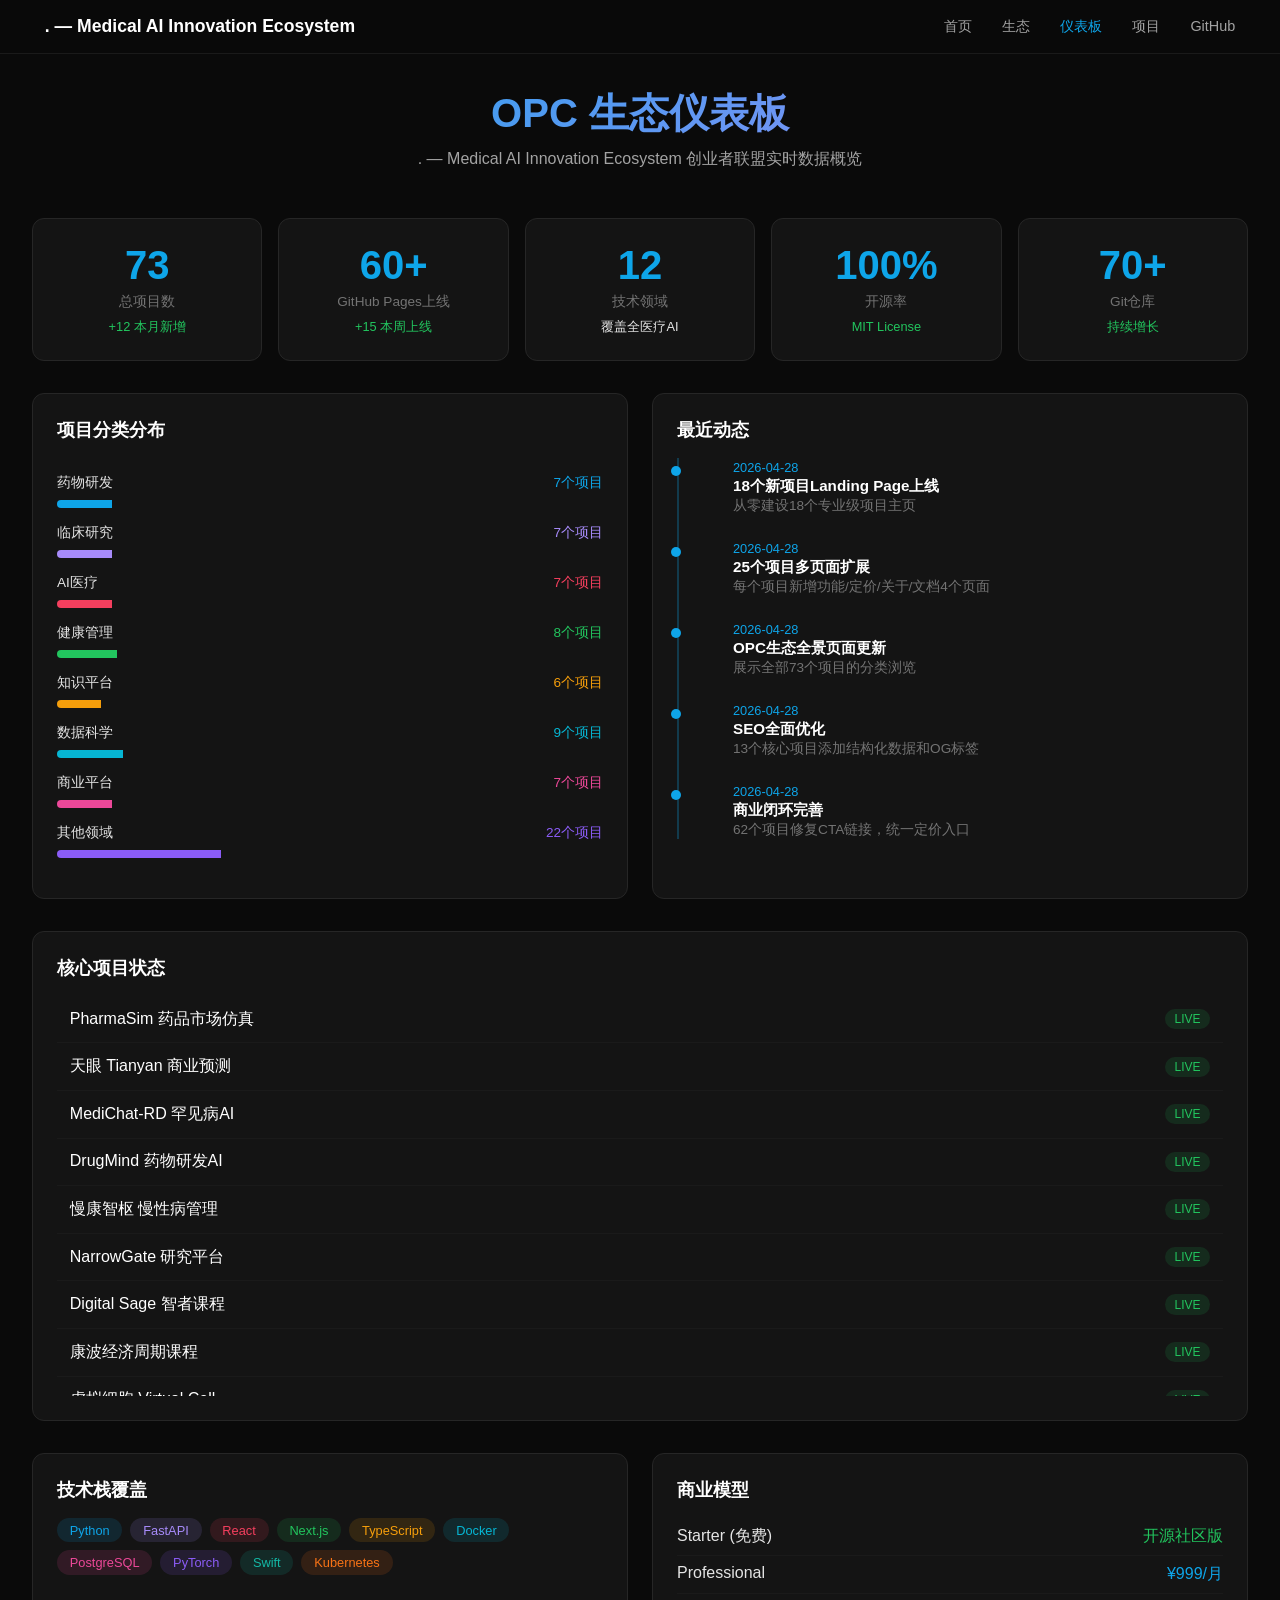
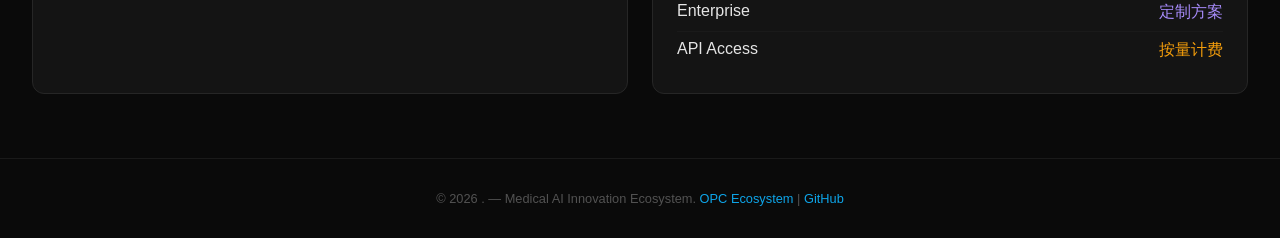
<file: docs/dashboard.html>
<!DOCTYPE html>
<html lang="zh-CN">
<head>
<meta charset="UTF-8">
<meta name="viewport" content="width=device-width,initial-scale=1">
<title>OPC Dashboard - . — Medical AI Innovation Ecosystem</title>
<style>
*{margin:0;padding:0;box-sizing:border-box}
body{font-family:-apple-system,BlinkMacSystemFont,'Segoe UI',sans-serif;background:#0a0a0a;color:#e5e5e5}
.nav{position:sticky;top:0;z-index:100;padding:1rem 2rem;display:flex;justify-content:space-between;align-items:center;background:#0a0a0aee;backdrop-filter:blur(10px);border-bottom:1px solid #1a1a1a}
.nav a{color:#a3a3a3;text-decoration:none;margin:0 0.8rem;font-size:0.9rem}
.nav a:hover{color:#fff}
.nav .brand{color:#fff;font-weight:700;font-size:1.1rem}
.dashboard{max-width:1400px;margin:0 auto;padding:2rem}
.header{text-align:center;margin-bottom:3rem}
.header h1{font-size:2.5rem;font-weight:800;background:linear-gradient(135deg,#0ea5e9,#a78bfa);-webkit-background-clip:text;-webkit-text-fill-color:transparent}
.header p{color:#a3a3a3;margin-top:0.5rem}
.metrics{display:grid;grid-template-columns:repeat(auto-fit,minmax(200px,1fr));gap:1rem;margin-bottom:2rem}
.metric{background:#141414;border:1px solid #262626;border-radius:12px;padding:1.5rem;text-align:center}
.metric .value{font-size:2.5rem;font-weight:800;color:#0ea5e9}
.metric .label{color:#737373;font-size:0.85rem;margin-top:0.3rem}
.metric .trend{font-size:0.8rem;margin-top:0.5rem}
.metric .trend.up{color:#22c55e}
.metric .trend.down{color:#ef4444}
.grid-2{display:grid;grid-template-columns:1fr 1fr;gap:1.5rem;margin-bottom:2rem}
@media(max-width:768px){.grid-2{grid-template-columns:1fr}}
.card{background:#141414;border:1px solid #262626;border-radius:12px;padding:1.5rem}
.card h3{color:#fff;margin-bottom:1rem;font-size:1.1rem}
.chart-placeholder{height:200px;background:#1a1a1a;border-radius:8px;display:flex;align-items:center;justify-content:center;color:#525252}
.project-list{max-height:400px;overflow-y:auto}
.project-item{display:flex;justify-content:space-between;align-items:center;padding:0.8rem;border-bottom:1px solid #1a1a1a}
.project-item:last-child{border-bottom:none}
.project-item .name{color:#fff;font-weight:500}
.project-item .status{padding:0.2rem 0.6rem;border-radius:999px;font-size:0.75rem}
.status-live{background:#22c55e22;color:#22c55e}
.status-dev{background:#f59e0b22;color:#f59e0b}
.status-plan{background:#6366f122;color:#6366f1}
.category-bar{display:flex;height:8px;border-radius:4px;overflow:hidden;margin-top:0.5rem}
.category-bar div{transition:width 0.5s}
.timeline{position:relative;padding-left:2rem}
.timeline::before{content:'';position:absolute;left:0;top:0;bottom:0;width:2px;background:#0ea5e944}
.timeline-item{position:relative;margin-bottom:1.5rem;padding-left:1.5rem}
.timeline-item::before{content:'';position:absolute;left:-2.35rem;top:0.5rem;width:10px;height:10px;border-radius:50%;background:#0ea5e9}
.timeline-item h4{color:#fff;font-size:0.95rem}
.timeline-item p{color:#737373;font-size:0.85rem}
.timeline-item .date{color:#0ea5e9;font-size:0.8rem}
footer{text-align:center;padding:2rem;color:#525252;border-top:1px solid #1a1a1a;font-size:0.8rem}
footer a{color:#0ea5e9;text-decoration:none}
</style>
</head>
<body>
<nav class="nav">
<a class="brand" href="https://mokangmedical.github.io/opc-homepage/">. — Medical AI Innovation Ecosystem</a>
<div>
<a href="index.html">首页</a>
<a href="ecosystem.html">生态</a>
<a href="dashboard.html" style="color:#0ea5e9">仪表板</a>
<a href="projects.html">项目</a>
<a href="https://github.com/. — Medical AI Innovation Ecosystem">GitHub</a>
</div>
</nav>

<div class="dashboard">
<div class="header">
<h1>OPC 生态仪表板</h1>
<p>. — Medical AI Innovation Ecosystem 创业者联盟实时数据概览</p>
</div>

<div class="metrics">
<div class="metric">
<div class="value">73</div>
<div class="label">总项目数</div>
<div class="trend up">+12 本月新增</div>
</div>
<div class="metric">
<div class="value">60+</div>
<div class="label">GitHub Pages上线</div>
<div class="trend up">+15 本周上线</div>
</div>
<div class="metric">
<div class="value">12</div>
<div class="label">技术领域</div>
<div class="trend">覆盖全医疗AI</div>
</div>
<div class="metric">
<div class="value">100%</div>
<div class="label">开源率</div>
<div class="trend up">MIT License</div>
</div>
<div class="metric">
<div class="value">70+</div>
<div class="label">Git仓库</div>
<div class="trend up">持续增长</div>
</div>
</div>

<div class="grid-2">
<div class="card">
<h3>项目分类分布</h3>
<div style="padding:1rem 0">
<div style="margin-bottom:1rem">
<div style="display:flex;justify-content:space-between;margin-bottom:0.3rem">
<span style="font-size:0.85rem">药物研发</span>
<span style="font-size:0.85rem;color:#0ea5e9">7个项目</span>
</div>
<div class="category-bar"><div style="width:10%;background:#0ea5e9"></div></div>
</div>
<div style="margin-bottom:1rem">
<div style="display:flex;justify-content:space-between;margin-bottom:0.3rem">
<span style="font-size:0.85rem">临床研究</span>
<span style="font-size:0.85rem;color:#a78bfa">7个项目</span>
</div>
<div class="category-bar"><div style="width:10%;background:#a78bfa"></div></div>
</div>
<div style="margin-bottom:1rem">
<div style="display:flex;justify-content:space-between;margin-bottom:0.3rem">
<span style="font-size:0.85rem">AI医疗</span>
<span style="font-size:0.85rem;color:#f43f5e">7个项目</span>
</div>
<div class="category-bar"><div style="width:10%;background:#f43f5e"></div></div>
</div>
<div style="margin-bottom:1rem">
<div style="display:flex;justify-content:space-between;margin-bottom:0.3rem">
<span style="font-size:0.85rem">健康管理</span>
<span style="font-size:0.85rem;color:#22c55e">8个项目</span>
</div>
<div class="category-bar"><div style="width:11%;background:#22c55e"></div></div>
</div>
<div style="margin-bottom:1rem">
<div style="display:flex;justify-content:space-between;margin-bottom:0.3rem">
<span style="font-size:0.85rem">知识平台</span>
<span style="font-size:0.85rem;color:#f59e0b">6个项目</span>
</div>
<div class="category-bar"><div style="width:8%;background:#f59e0b"></div></div>
</div>
<div style="margin-bottom:1rem">
<div style="display:flex;justify-content:space-between;margin-bottom:0.3rem">
<span style="font-size:0.85rem">数据科学</span>
<span style="font-size:0.85rem;color:#06b6d4">9个项目</span>
</div>
<div class="category-bar"><div style="width:12%;background:#06b6d4"></div></div>
</div>
<div style="margin-bottom:1rem">
<div style="display:flex;justify-content:space-between;margin-bottom:0.3rem">
<span style="font-size:0.85rem">商业平台</span>
<span style="font-size:0.85rem;color:#ec4899">7个项目</span>
</div>
<div class="category-bar"><div style="width:10%;background:#ec4899"></div></div>
</div>
<div>
<div style="display:flex;justify-content:space-between;margin-bottom:0.3rem">
<span style="font-size:0.85rem">其他领域</span>
<span style="font-size:0.85rem;color:#8b5cf6">22个项目</span>
</div>
<div class="category-bar"><div style="width:30%;background:#8b5cf6"></div></div>
</div>
</div>
</div>

<div class="card">
<h3>最近动态</h3>
<div class="timeline">
<div class="timeline-item">
<span class="date">2026-04-28</span>
<h4>18个新项目Landing Page上线</h4>
<p>从零建设18个专业级项目主页</p>
</div>
<div class="timeline-item">
<span class="date">2026-04-28</span>
<h4>25个项目多页面扩展</h4>
<p>每个项目新增功能/定价/关于/文档4个页面</p>
</div>
<div class="timeline-item">
<span class="date">2026-04-28</span>
<h4>OPC生态全景页面更新</h4>
<p>展示全部73个项目的分类浏览</p>
</div>
<div class="timeline-item">
<span class="date">2026-04-28</span>
<h4>SEO全面优化</h4>
<p>13个核心项目添加结构化数据和OG标签</p>
</div>
<div class="timeline-item">
<span class="date">2026-04-28</span>
<h4>商业闭环完善</h4>
<p>62个项目修复CTA链接，统一定价入口</p>
</div>
</div>
</div>
</div>

<div class="card" style="margin-bottom:2rem">
<h3>核心项目状态</h3>
<div class="project-list">
<div class="project-item">
<span class="name">PharmaSim 药品市场仿真</span>
<span class="status status-live">LIVE</span>
</div>
<div class="project-item">
<span class="name">天眼 Tianyan 商业预测</span>
<span class="status status-live">LIVE</span>
</div>
<div class="project-item">
<span class="name">MediChat-RD 罕见病AI</span>
<span class="status status-live">LIVE</span>
</div>
<div class="project-item">
<span class="name">DrugMind 药物研发AI</span>
<span class="status status-live">LIVE</span>
</div>
<div class="project-item">
<span class="name">慢康智枢 慢性病管理</span>
<span class="status status-live">LIVE</span>
</div>
<div class="project-item">
<span class="name">NarrowGate 研究平台</span>
<span class="status status-live">LIVE</span>
</div>
<div class="project-item">
<span class="name">Digital Sage 智者课程</span>
<span class="status status-live">LIVE</span>
</div>
<div class="project-item">
<span class="name">康波经济周期课程</span>
<span class="status status-live">LIVE</span>
</div>
<div class="project-item">
<span class="name">虚拟细胞 Virtual Cell</span>
<span class="status status-live">LIVE</span>
</div>
<div class="project-item">
<span class="name">念念 Cloud Memorial</span>
<span class="status status-live">LIVE</span>
</div>
<div class="project-item">
<span class="name">OPC Platform 创业者平台</span>
<span class="status status-live">LIVE</span>
</div>
<div class="project-item">
<span class="name">OPC Marketplace 市场</span>
<span class="status status-live">LIVE</span>
</div>
<div class="project-item">
<span class="name">HEOR Modeling Platform</span>
<span class="status status-live">LIVE</span>
</div>
<div class="project-item">
<span class="name">MedRoundTable 圆桌</span>
<span class="status status-live">LIVE</span>
</div>
</div>
</div>

<div class="grid-2">
<div class="card">
<h3>技术栈覆盖</h3>
<div style="display:flex;flex-wrap:wrap;gap:0.5rem;margin-top:0.5rem">
<span style="padding:0.3rem 0.8rem;background:#0ea5e922;color:#0ea5e9;border-radius:999px;font-size:0.8rem">Python</span>
<span style="padding:0.3rem 0.8rem;background:#a78bfa22;color:#a78bfa;border-radius:999px;font-size:0.8rem">FastAPI</span>
<span style="padding:0.3rem 0.8rem;background:#f43f5e22;color:#f43f5e;border-radius:999px;font-size:0.8rem">React</span>
<span style="padding:0.3rem 0.8rem;background:#22c55e22;color:#22c55e;border-radius:999px;font-size:0.8rem">Next.js</span>
<span style="padding:0.3rem 0.8rem;background:#f59e0b22;color:#f59e0b;border-radius:999px;font-size:0.8rem">TypeScript</span>
<span style="padding:0.3rem 0.8rem;background:#06b6d422;color:#06b6d4;border-radius:999px;font-size:0.8rem">Docker</span>
<span style="padding:0.3rem 0.8rem;background:#ec489922;color:#ec4899;border-radius:999px;font-size:0.8rem">PostgreSQL</span>
<span style="padding:0.3rem 0.8rem;background:#8b5cf622;color:#8b5cf6;border-radius:999px;font-size:0.8rem">PyTorch</span>
<span style="padding:0.3rem 0.8rem;background:#14b8a622;color:#14b8a6;border-radius:999px;font-size:0.8rem">Swift</span>
<span style="padding:0.3rem 0.8rem;background:#f9731622;color:#f97316;border-radius:999px;font-size:0.8rem">Kubernetes</span>
</div>
</div>

<div class="card">
<h3>商业模型</h3>
<div style="margin-top:0.5rem">
<div style="display:flex;justify-content:space-between;padding:0.5rem 0;border-bottom:1px solid #1a1a1a">
<span>Starter (免费)</span>
<span style="color:#22c55e">开源社区版</span>
</div>
<div style="display:flex;justify-content:space-between;padding:0.5rem 0;border-bottom:1px solid #1a1a1a">
<span>Professional</span>
<span style="color:#0ea5e9">¥999/月</span>
</div>
<div style="display:flex;justify-content:space-between;padding:0.5rem 0;border-bottom:1px solid #1a1a1a">
<span>Enterprise</span>
<span style="color:#a78bfa">定制方案</span>
</div>
<div style="display:flex;justify-content:space-between;padding:0.5rem 0">
<span>API Access</span>
<span style="color:#f59e0b">按量计费</span>
</div>
</div>
</div>
</div>

</div>

<footer>
<p>&copy; 2026 . — Medical AI Innovation Ecosystem. <a href="https://mokangmedical.github.io/opc-homepage/">OPC Ecosystem</a> | <a href="https://github.com/. — Medical AI Innovation Ecosystem">GitHub</a></p>
</footer>
</body></html>
</file>
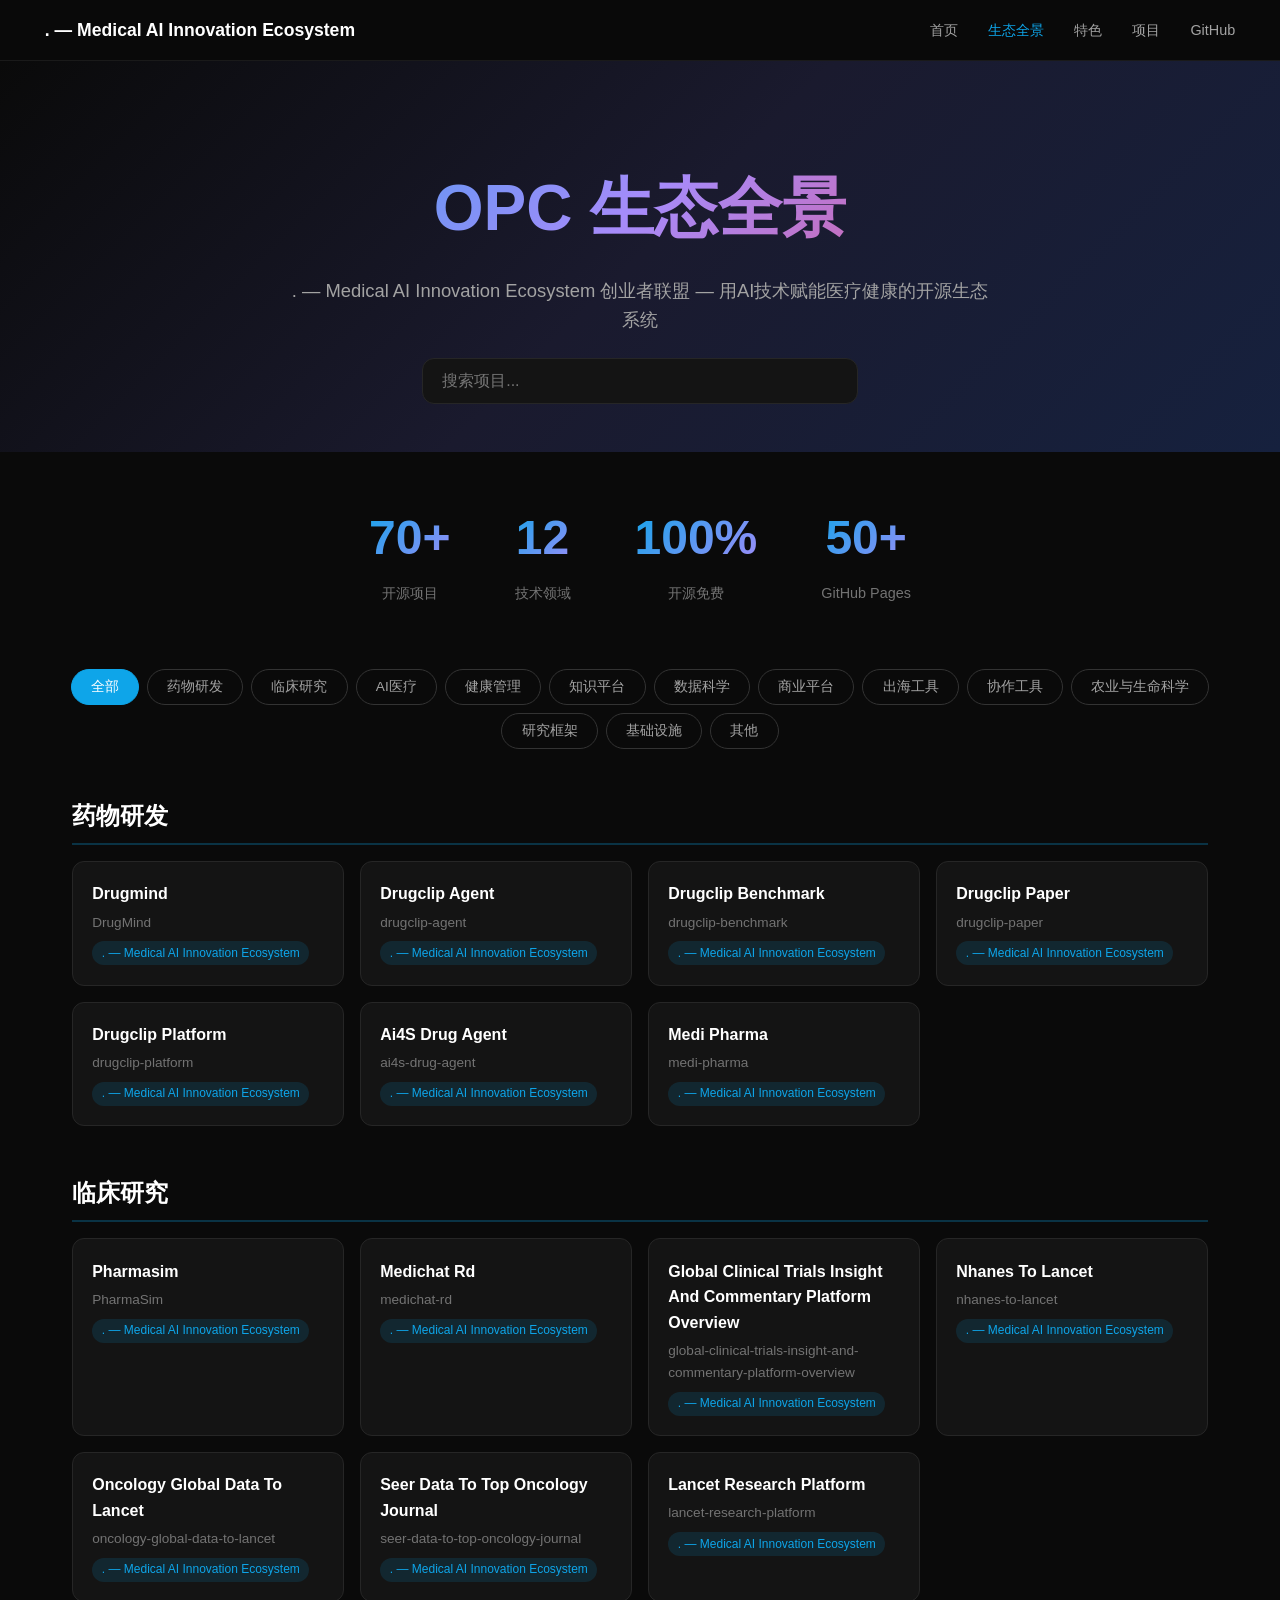
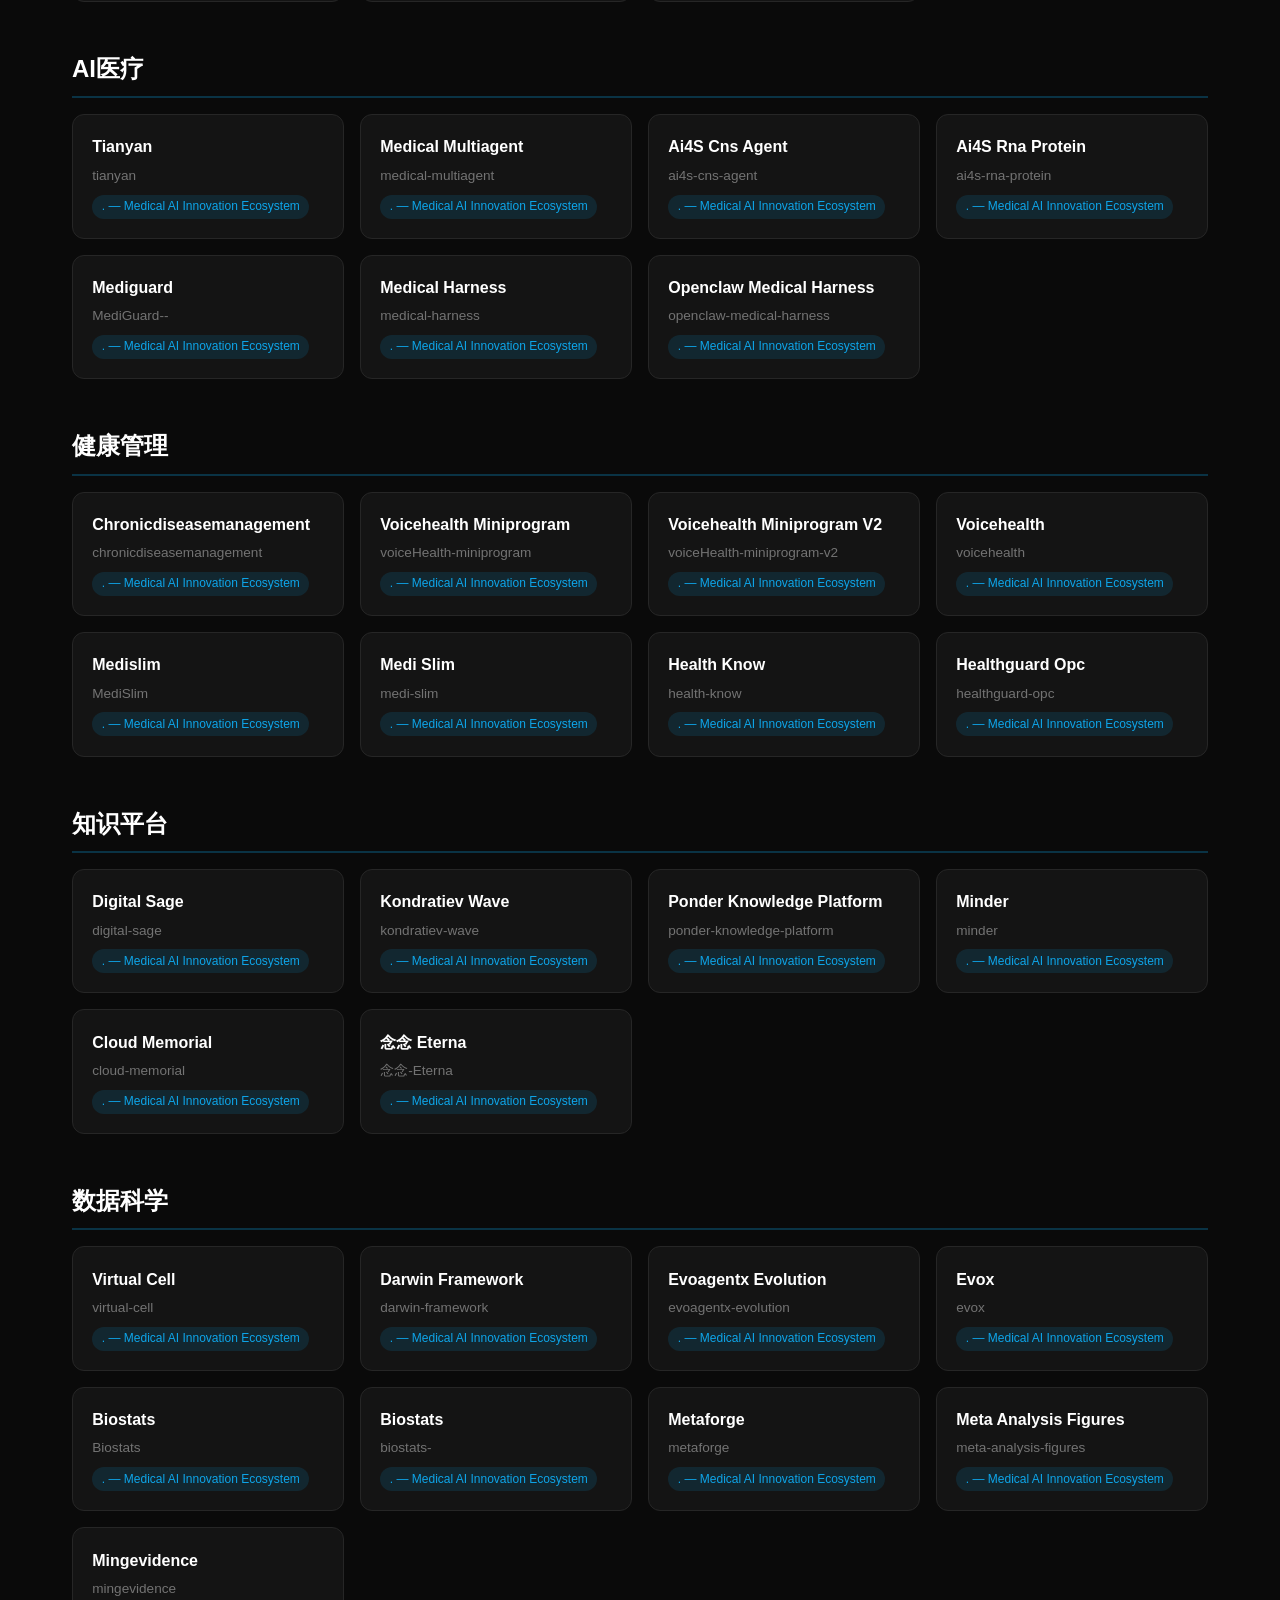
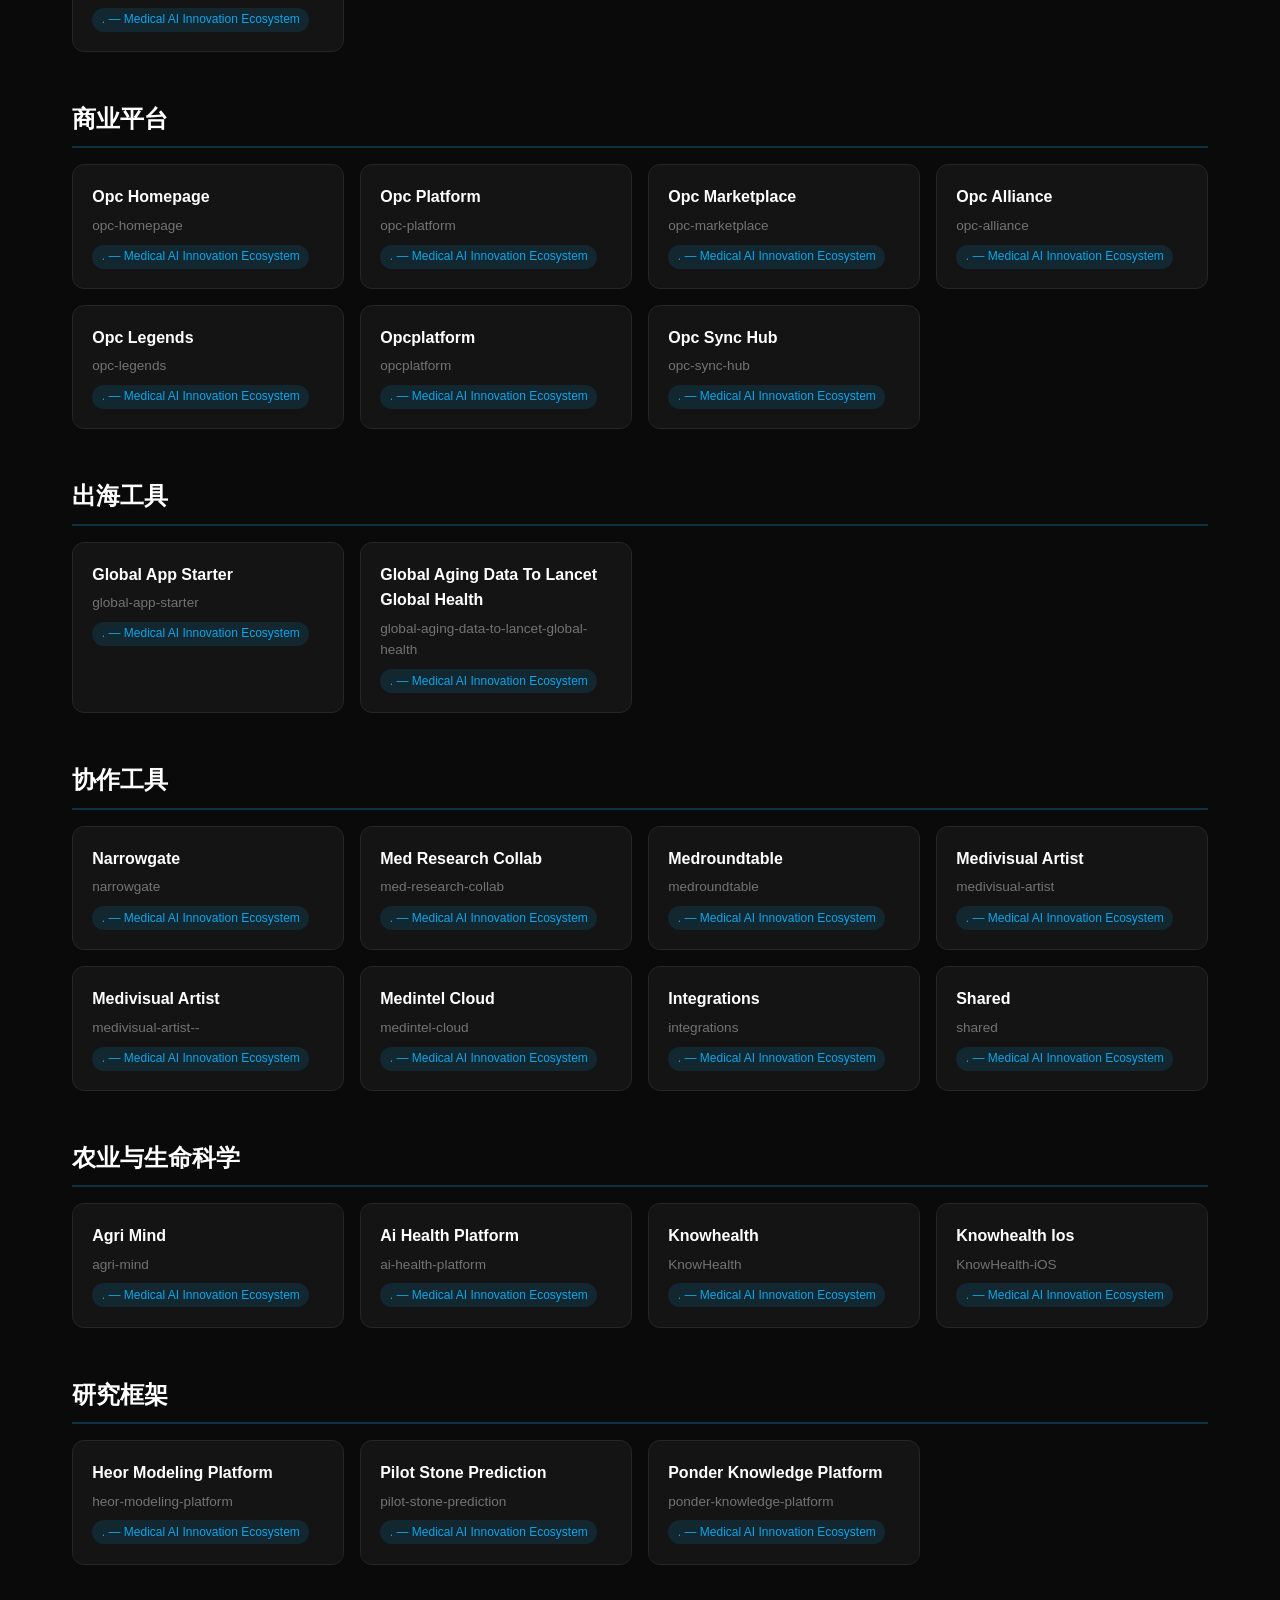
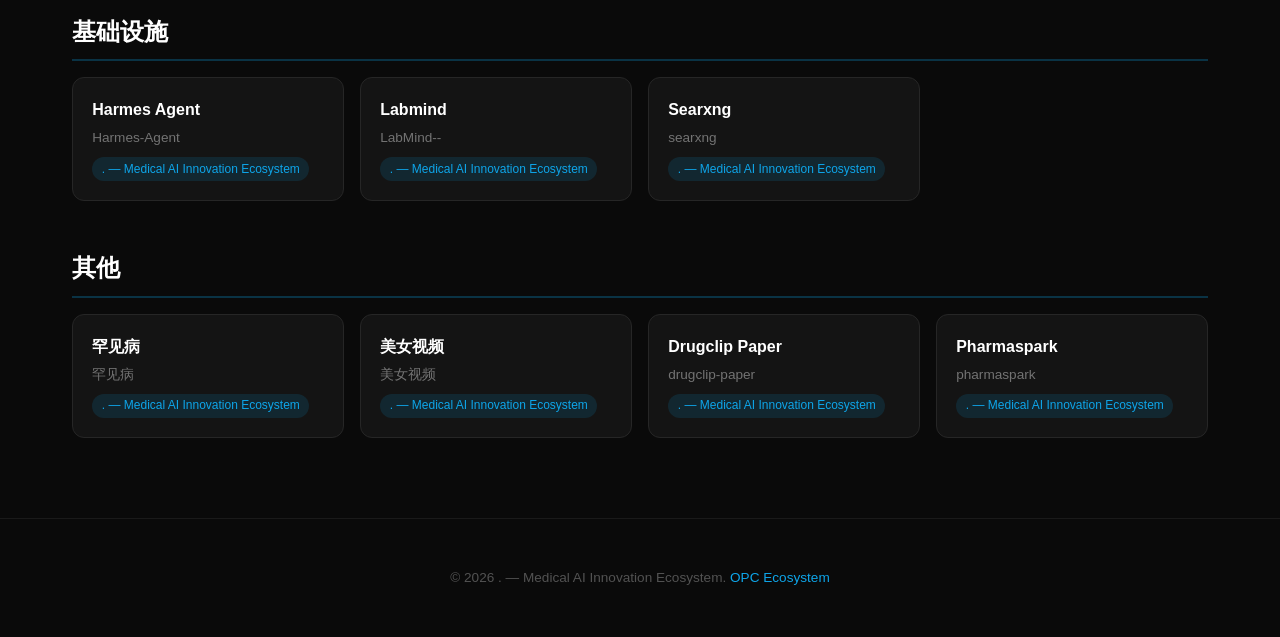
<file: docs/ecosystem.html>
<!DOCTYPE html>
<html lang="zh-CN">
<head>
<meta charset="UTF-8">
<meta name="viewport" content="width=device-width,initial-scale=1">
<title>OPC 生态全景 - . — Medical AI Innovation Ecosystem</title>
<meta name="description" content=". — Medical AI Innovation Ecosystem OPC创业者联盟生态系统全景，70+开源医疗AI项目">
<style>
*{margin:0;padding:0;box-sizing:border-box}
body{font-family:-apple-system,BlinkMacSystemFont,'Segoe UI',sans-serif;background:#0a0a0a;color:#e5e5e5;line-height:1.6}
.nav{position:sticky;top:0;z-index:100;padding:1rem 2rem;display:flex;justify-content:space-between;align-items:center;background:#0a0a0aee;backdrop-filter:blur(10px);border-bottom:1px solid #1a1a1a}
.nav a{color:#a3a3a3;text-decoration:none;margin:0 0.8rem;font-size:0.9rem;transition:color 0.3s}
.nav a:hover{color:#fff}
.nav .brand{color:#fff;font-weight:700;font-size:1.1rem}
.hero{padding:6rem 2rem 3rem;text-align:center;background:linear-gradient(135deg,#0a0a0a,#1a1a2e,#16213e)}
.hero h1{font-size:clamp(2.5rem,6vw,4rem);font-weight:800;background:linear-gradient(135deg,#0ea5e9,#a78bfa,#f43f5e);-webkit-background-clip:text;-webkit-text-fill-color:transparent}
.hero p{color:#a3a3a3;max-width:700px;margin:1rem auto;font-size:1.15rem}
.stats{display:flex;justify-content:center;gap:4rem;padding:3rem;flex-wrap:wrap}
.stat{text-align:center}
.stat .num{font-size:3rem;font-weight:800;background:linear-gradient(135deg,#0ea5e9,#a78bfa);-webkit-background-clip:text;-webkit-text-fill-color:transparent}
.stat .label{color:#737373;font-size:0.9rem;margin-top:0.3rem}
.container{max-width:1200px;margin:0 auto;padding:2rem}
.category{margin-bottom:3rem}
.category-title{font-size:1.5rem;font-weight:700;color:#fff;margin-bottom:1rem;padding-bottom:0.5rem;border-bottom:2px solid #0ea5e944}
.category-grid{display:grid;grid-template-columns:repeat(auto-fill,minmax(260px,1fr));gap:1rem}
.project-card{background:#141414;border:1px solid #262626;border-radius:12px;padding:1.2rem;transition:all 0.3s;text-decoration:none;color:inherit;display:block}
.project-card:hover{border-color:#0ea5e944;transform:translateY(-3px);box-shadow:0 8px 25px rgba(0,0,0,0.3)}
.project-card h4{color:#fff;font-size:1rem;margin-bottom:0.3rem}
.project-card p{color:#737373;font-size:0.85rem}
.project-card .tag{display:inline-block;padding:0.15rem 0.6rem;border-radius:999px;background:#0ea5e922;color:#0ea5e9;font-size:0.75rem;margin-top:0.5rem}
.filter-bar{display:flex;justify-content:center;gap:0.5rem;flex-wrap:wrap;padding:1rem 2rem}
.filter-btn{padding:0.5rem 1.2rem;border:1px solid #333;background:transparent;color:#a3a3a3;border-radius:999px;cursor:pointer;font-size:0.85rem;transition:all 0.3s}
.filter-btn:hover,.filter-btn.active{background:#0ea5e9;border-color:#0ea5e9;color:#fff}
footer{text-align:center;padding:3rem;color:#525252;border-top:1px solid #1a1a1a;font-size:0.85rem}
footer a{color:#0ea5e9;text-decoration:none}
.search-box{max-width:500px;margin:0 auto;padding:0 2rem}
.search-box input{width:100%;padding:0.8rem 1.2rem;background:#141414;border:1px solid #262626;border-radius:12px;color:#e5e5e5;font-size:1rem;outline:none;transition:border-color 0.3s}
.search-box input:focus{border-color:#0ea5e9}
</style>
</head>
<body>
<nav class="nav">
<a class="brand" href="https://mokangmedical.github.io/opc-homepage/">. — Medical AI Innovation Ecosystem</a>
<div>
<a href="index.html">首页</a>
<a href="ecosystem.html" style="color:#0ea5e9">生态全景</a>
<a href="features.html">特色</a>
<a href="projects.html">项目</a>
<a href="https://github.com/. — Medical AI Innovation Ecosystem">GitHub</a>
</div>
</nav>

<section class="hero">
<h1>OPC 生态全景</h1>
<p>. — Medical AI Innovation Ecosystem 创业者联盟 — 用AI技术赋能医疗健康的开源生态系统</p>
<div class="search-box" style="margin-top:1.5rem">
<input type="text" id="search" placeholder="搜索项目..." oninput="filterProjects()">
</div>
</section>

<div class="stats">
<div class="stat"><div class="num">70+</div><div class="label">开源项目</div></div>
<div class="stat"><div class="num">12</div><div class="label">技术领域</div></div>
<div class="stat"><div class="num">100%</div><div class="label">开源免费</div></div>
<div class="stat"><div class="num">50+</div><div class="label">GitHub Pages</div></div>
</div>

<div class="filter-bar">
<button class="filter-btn active" onclick="filterCategory('all')">全部</button>
<button class="filter-btn" onclick="filterCategory('药物研发')">药物研发</button>
<button class="filter-btn" onclick="filterCategory('临床研究')">临床研究</button>
<button class="filter-btn" onclick="filterCategory('AI医疗')">AI医疗</button>
<button class="filter-btn" onclick="filterCategory('健康管理')">健康管理</button>
<button class="filter-btn" onclick="filterCategory('知识平台')">知识平台</button>
<button class="filter-btn" onclick="filterCategory('数据科学')">数据科学</button>
<button class="filter-btn" onclick="filterCategory('商业平台')">商业平台</button>
<button class="filter-btn" onclick="filterCategory('出海工具')">出海工具</button>
<button class="filter-btn" onclick="filterCategory('协作工具')">协作工具</button>
<button class="filter-btn" onclick="filterCategory('农业与生命科学')">农业与生命科学</button>
<button class="filter-btn" onclick="filterCategory('研究框架')">研究框架</button>
<button class="filter-btn" onclick="filterCategory('基础设施')">基础设施</button>
<button class="filter-btn" onclick="filterCategory('其他')">其他</button>
</div>
<div class="container">
<div class="category" data-category="药物研发">
<h2 class="category-title">药物研发</h2>
<div class="category-grid">
<a class="project-card" href="https://mokangmedical.github.io/DrugMind/" data-name="drugmind" data-category="药物研发">
<h4>Drugmind</h4>
<p>DrugMind</p>
<span class="tag">. — Medical AI Innovation Ecosystem</span>
</a>
<a class="project-card" href="https://mokangmedical.github.io/drugclip-agent/" data-name="drugclip-agent" data-category="药物研发">
<h4>Drugclip Agent</h4>
<p>drugclip-agent</p>
<span class="tag">. — Medical AI Innovation Ecosystem</span>
</a>
<a class="project-card" href="https://mokangmedical.github.io/drugclip-benchmark/" data-name="drugclip-benchmark" data-category="药物研发">
<h4>Drugclip Benchmark</h4>
<p>drugclip-benchmark</p>
<span class="tag">. — Medical AI Innovation Ecosystem</span>
</a>
<a class="project-card" href="https://mokangmedical.github.io/drugclip-paper/" data-name="drugclip-paper" data-category="药物研发">
<h4>Drugclip Paper</h4>
<p>drugclip-paper</p>
<span class="tag">. — Medical AI Innovation Ecosystem</span>
</a>
<a class="project-card" href="https://mokangmedical.github.io/drugclip-platform/" data-name="drugclip-platform" data-category="药物研发">
<h4>Drugclip Platform</h4>
<p>drugclip-platform</p>
<span class="tag">. — Medical AI Innovation Ecosystem</span>
</a>
<a class="project-card" href="https://mokangmedical.github.io/ai4s-drug-agent/" data-name="ai4s-drug-agent" data-category="药物研发">
<h4>Ai4S Drug Agent</h4>
<p>ai4s-drug-agent</p>
<span class="tag">. — Medical AI Innovation Ecosystem</span>
</a>
<a class="project-card" href="https://mokangmedical.github.io/medi-pharma/" data-name="medi-pharma" data-category="药物研发">
<h4>Medi Pharma</h4>
<p>medi-pharma</p>
<span class="tag">. — Medical AI Innovation Ecosystem</span>
</a>
</div></div>
<div class="category" data-category="临床研究">
<h2 class="category-title">临床研究</h2>
<div class="category-grid">
<a class="project-card" href="https://mokangmedical.github.io/PharmaSim/" data-name="pharmasim" data-category="临床研究">
<h4>Pharmasim</h4>
<p>PharmaSim</p>
<span class="tag">. — Medical AI Innovation Ecosystem</span>
</a>
<a class="project-card" href="https://mokangmedical.github.io/medichat-rd/" data-name="medichat-rd" data-category="临床研究">
<h4>Medichat Rd</h4>
<p>medichat-rd</p>
<span class="tag">. — Medical AI Innovation Ecosystem</span>
</a>
<a class="project-card" href="https://mokangmedical.github.io/global-clinical-trials-insight-and-commentary-platform-overview/" data-name="global-clinical-trials-insight-and-commentary-platform-overview" data-category="临床研究">
<h4>Global Clinical Trials Insight And Commentary Platform Overview</h4>
<p>global-clinical-trials-insight-and-commentary-platform-overview</p>
<span class="tag">. — Medical AI Innovation Ecosystem</span>
</a>
<a class="project-card" href="https://mokangmedical.github.io/nhanes-to-lancet/" data-name="nhanes-to-lancet" data-category="临床研究">
<h4>Nhanes To Lancet</h4>
<p>nhanes-to-lancet</p>
<span class="tag">. — Medical AI Innovation Ecosystem</span>
</a>
<a class="project-card" href="https://mokangmedical.github.io/oncology-global-data-to-lancet/" data-name="oncology-global-data-to-lancet" data-category="临床研究">
<h4>Oncology Global Data To Lancet</h4>
<p>oncology-global-data-to-lancet</p>
<span class="tag">. — Medical AI Innovation Ecosystem</span>
</a>
<a class="project-card" href="https://mokangmedical.github.io/seer-data-to-top-oncology-journal/" data-name="seer-data-to-top-oncology-journal" data-category="临床研究">
<h4>Seer Data To Top Oncology Journal</h4>
<p>seer-data-to-top-oncology-journal</p>
<span class="tag">. — Medical AI Innovation Ecosystem</span>
</a>
<a class="project-card" href="https://mokangmedical.github.io/lancet-research-platform/" data-name="lancet-research-platform" data-category="临床研究">
<h4>Lancet Research Platform</h4>
<p>lancet-research-platform</p>
<span class="tag">. — Medical AI Innovation Ecosystem</span>
</a>
</div></div>
<div class="category" data-category="AI医疗">
<h2 class="category-title">AI医疗</h2>
<div class="category-grid">
<a class="project-card" href="https://mokangmedical.github.io/tianyan/" data-name="tianyan" data-category="AI医疗">
<h4>Tianyan</h4>
<p>tianyan</p>
<span class="tag">. — Medical AI Innovation Ecosystem</span>
</a>
<a class="project-card" href="https://mokangmedical.github.io/medical-multiagent/" data-name="medical-multiagent" data-category="AI医疗">
<h4>Medical Multiagent</h4>
<p>medical-multiagent</p>
<span class="tag">. — Medical AI Innovation Ecosystem</span>
</a>
<a class="project-card" href="https://mokangmedical.github.io/ai4s-cns-agent/" data-name="ai4s-cns-agent" data-category="AI医疗">
<h4>Ai4S Cns Agent</h4>
<p>ai4s-cns-agent</p>
<span class="tag">. — Medical AI Innovation Ecosystem</span>
</a>
<a class="project-card" href="https://mokangmedical.github.io/ai4s-rna-protein/" data-name="ai4s-rna-protein" data-category="AI医疗">
<h4>Ai4S Rna Protein</h4>
<p>ai4s-rna-protein</p>
<span class="tag">. — Medical AI Innovation Ecosystem</span>
</a>
<a class="project-card" href="https://mokangmedical.github.io/MediGuard--/" data-name="mediguard--" data-category="AI医疗">
<h4>Mediguard</h4>
<p>MediGuard--</p>
<span class="tag">. — Medical AI Innovation Ecosystem</span>
</a>
<a class="project-card" href="https://mokangmedical.github.io/medical-harness/" data-name="medical-harness" data-category="AI医疗">
<h4>Medical Harness</h4>
<p>medical-harness</p>
<span class="tag">. — Medical AI Innovation Ecosystem</span>
</a>
<a class="project-card" href="https://mokangmedical.github.io/openclaw-medical-harness/" data-name="openclaw-medical-harness" data-category="AI医疗">
<h4>Openclaw Medical Harness</h4>
<p>openclaw-medical-harness</p>
<span class="tag">. — Medical AI Innovation Ecosystem</span>
</a>
</div></div>
<div class="category" data-category="健康管理">
<h2 class="category-title">健康管理</h2>
<div class="category-grid">
<a class="project-card" href="https://mokangmedical.github.io/chronicdiseasemanagement/" data-name="chronicdiseasemanagement" data-category="健康管理">
<h4>Chronicdiseasemanagement</h4>
<p>chronicdiseasemanagement</p>
<span class="tag">. — Medical AI Innovation Ecosystem</span>
</a>
<a class="project-card" href="https://mokangmedical.github.io/voiceHealth-miniprogram/" data-name="voicehealth-miniprogram" data-category="健康管理">
<h4>Voicehealth Miniprogram</h4>
<p>voiceHealth-miniprogram</p>
<span class="tag">. — Medical AI Innovation Ecosystem</span>
</a>
<a class="project-card" href="https://mokangmedical.github.io/voiceHealth-miniprogram-v2/" data-name="voicehealth-miniprogram-v2" data-category="健康管理">
<h4>Voicehealth Miniprogram V2</h4>
<p>voiceHealth-miniprogram-v2</p>
<span class="tag">. — Medical AI Innovation Ecosystem</span>
</a>
<a class="project-card" href="https://mokangmedical.github.io/voicehealth/" data-name="voicehealth" data-category="健康管理">
<h4>Voicehealth</h4>
<p>voicehealth</p>
<span class="tag">. — Medical AI Innovation Ecosystem</span>
</a>
<a class="project-card" href="https://mokangmedical.github.io/MediSlim/" data-name="medislim" data-category="健康管理">
<h4>Medislim</h4>
<p>MediSlim</p>
<span class="tag">. — Medical AI Innovation Ecosystem</span>
</a>
<a class="project-card" href="https://mokangmedical.github.io/medi-slim/" data-name="medi-slim" data-category="健康管理">
<h4>Medi Slim</h4>
<p>medi-slim</p>
<span class="tag">. — Medical AI Innovation Ecosystem</span>
</a>
<a class="project-card" href="https://mokangmedical.github.io/health-know/" data-name="health-know" data-category="健康管理">
<h4>Health Know</h4>
<p>health-know</p>
<span class="tag">. — Medical AI Innovation Ecosystem</span>
</a>
<a class="project-card" href="https://mokangmedical.github.io/healthguard-opc/" data-name="healthguard-opc" data-category="健康管理">
<h4>Healthguard Opc</h4>
<p>healthguard-opc</p>
<span class="tag">. — Medical AI Innovation Ecosystem</span>
</a>
</div></div>
<div class="category" data-category="知识平台">
<h2 class="category-title">知识平台</h2>
<div class="category-grid">
<a class="project-card" href="https://mokangmedical.github.io/digital-sage/" data-name="digital-sage" data-category="知识平台">
<h4>Digital Sage</h4>
<p>digital-sage</p>
<span class="tag">. — Medical AI Innovation Ecosystem</span>
</a>
<a class="project-card" href="https://mokangmedical.github.io/kondratiev-wave/" data-name="kondratiev-wave" data-category="知识平台">
<h4>Kondratiev Wave</h4>
<p>kondratiev-wave</p>
<span class="tag">. — Medical AI Innovation Ecosystem</span>
</a>
<a class="project-card" href="https://mokangmedical.github.io/ponder-knowledge-platform/" data-name="ponder-knowledge-platform" data-category="知识平台">
<h4>Ponder Knowledge Platform</h4>
<p>ponder-knowledge-platform</p>
<span class="tag">. — Medical AI Innovation Ecosystem</span>
</a>
<a class="project-card" href="https://mokangmedical.github.io/minder/" data-name="minder" data-category="知识平台">
<h4>Minder</h4>
<p>minder</p>
<span class="tag">. — Medical AI Innovation Ecosystem</span>
</a>
<a class="project-card" href="https://mokangmedical.github.io/cloud-memorial/" data-name="cloud-memorial" data-category="知识平台">
<h4>Cloud Memorial</h4>
<p>cloud-memorial</p>
<span class="tag">. — Medical AI Innovation Ecosystem</span>
</a>
<a class="project-card" href="https://mokangmedical.github.io/念念-Eterna/" data-name="念念-eterna" data-category="知识平台">
<h4>念念 Eterna</h4>
<p>念念-Eterna</p>
<span class="tag">. — Medical AI Innovation Ecosystem</span>
</a>
</div></div>
<div class="category" data-category="数据科学">
<h2 class="category-title">数据科学</h2>
<div class="category-grid">
<a class="project-card" href="https://mokangmedical.github.io/virtual-cell/" data-name="virtual-cell" data-category="数据科学">
<h4>Virtual Cell</h4>
<p>virtual-cell</p>
<span class="tag">. — Medical AI Innovation Ecosystem</span>
</a>
<a class="project-card" href="https://mokangmedical.github.io/darwin-framework/" data-name="darwin-framework" data-category="数据科学">
<h4>Darwin Framework</h4>
<p>darwin-framework</p>
<span class="tag">. — Medical AI Innovation Ecosystem</span>
</a>
<a class="project-card" href="https://mokangmedical.github.io/evoagentx-evolution/" data-name="evoagentx-evolution" data-category="数据科学">
<h4>Evoagentx Evolution</h4>
<p>evoagentx-evolution</p>
<span class="tag">. — Medical AI Innovation Ecosystem</span>
</a>
<a class="project-card" href="https://mokangmedical.github.io/evox/" data-name="evox" data-category="数据科学">
<h4>Evox</h4>
<p>evox</p>
<span class="tag">. — Medical AI Innovation Ecosystem</span>
</a>
<a class="project-card" href="https://mokangmedical.github.io/Biostats/" data-name="biostats" data-category="数据科学">
<h4>Biostats</h4>
<p>Biostats</p>
<span class="tag">. — Medical AI Innovation Ecosystem</span>
</a>
<a class="project-card" href="https://mokangmedical.github.io/biostats-/" data-name="biostats-" data-category="数据科学">
<h4>Biostats </h4>
<p>biostats-</p>
<span class="tag">. — Medical AI Innovation Ecosystem</span>
</a>
<a class="project-card" href="https://mokangmedical.github.io/metaforge/" data-name="metaforge" data-category="数据科学">
<h4>Metaforge</h4>
<p>metaforge</p>
<span class="tag">. — Medical AI Innovation Ecosystem</span>
</a>
<a class="project-card" href="https://mokangmedical.github.io/meta-analysis-figures/" data-name="meta-analysis-figures" data-category="数据科学">
<h4>Meta Analysis Figures</h4>
<p>meta-analysis-figures</p>
<span class="tag">. — Medical AI Innovation Ecosystem</span>
</a>
<a class="project-card" href="https://mokangmedical.github.io/mingevidence/" data-name="mingevidence" data-category="数据科学">
<h4>Mingevidence</h4>
<p>mingevidence</p>
<span class="tag">. — Medical AI Innovation Ecosystem</span>
</a>
</div></div>
<div class="category" data-category="商业平台">
<h2 class="category-title">商业平台</h2>
<div class="category-grid">
<a class="project-card" href="https://mokangmedical.github.io/opc-homepage/" data-name="opc-homepage" data-category="商业平台">
<h4>Opc Homepage</h4>
<p>opc-homepage</p>
<span class="tag">. — Medical AI Innovation Ecosystem</span>
</a>
<a class="project-card" href="https://mokangmedical.github.io/opc-platform/" data-name="opc-platform" data-category="商业平台">
<h4>Opc Platform</h4>
<p>opc-platform</p>
<span class="tag">. — Medical AI Innovation Ecosystem</span>
</a>
<a class="project-card" href="https://mokangmedical.github.io/opc-marketplace/" data-name="opc-marketplace" data-category="商业平台">
<h4>Opc Marketplace</h4>
<p>opc-marketplace</p>
<span class="tag">. — Medical AI Innovation Ecosystem</span>
</a>
<a class="project-card" href="https://mokangmedical.github.io/opc-alliance/" data-name="opc-alliance" data-category="商业平台">
<h4>Opc Alliance</h4>
<p>opc-alliance</p>
<span class="tag">. — Medical AI Innovation Ecosystem</span>
</a>
<a class="project-card" href="https://mokangmedical.github.io/opc-legends/" data-name="opc-legends" data-category="商业平台">
<h4>Opc Legends</h4>
<p>opc-legends</p>
<span class="tag">. — Medical AI Innovation Ecosystem</span>
</a>
<a class="project-card" href="https://mokangmedical.github.io/opcplatform/" data-name="opcplatform" data-category="商业平台">
<h4>Opcplatform</h4>
<p>opcplatform</p>
<span class="tag">. — Medical AI Innovation Ecosystem</span>
</a>
<a class="project-card" href="https://mokangmedical.github.io/opc-sync-hub/" data-name="opc-sync-hub" data-category="商业平台">
<h4>Opc Sync Hub</h4>
<p>opc-sync-hub</p>
<span class="tag">. — Medical AI Innovation Ecosystem</span>
</a>
</div></div>
<div class="category" data-category="出海工具">
<h2 class="category-title">出海工具</h2>
<div class="category-grid">
<a class="project-card" href="https://mokangmedical.github.io/global-app-starter/" data-name="global-app-starter" data-category="出海工具">
<h4>Global App Starter</h4>
<p>global-app-starter</p>
<span class="tag">. — Medical AI Innovation Ecosystem</span>
</a>
<a class="project-card" href="https://mokangmedical.github.io/global-aging-data-to-lancet-global-health/" data-name="global-aging-data-to-lancet-global-health" data-category="出海工具">
<h4>Global Aging Data To Lancet Global Health</h4>
<p>global-aging-data-to-lancet-global-health</p>
<span class="tag">. — Medical AI Innovation Ecosystem</span>
</a>
</div></div>
<div class="category" data-category="协作工具">
<h2 class="category-title">协作工具</h2>
<div class="category-grid">
<a class="project-card" href="https://mokangmedical.github.io/narrowgate/" data-name="narrowgate" data-category="协作工具">
<h4>Narrowgate</h4>
<p>narrowgate</p>
<span class="tag">. — Medical AI Innovation Ecosystem</span>
</a>
<a class="project-card" href="https://mokangmedical.github.io/med-research-collab/" data-name="med-research-collab" data-category="协作工具">
<h4>Med Research Collab</h4>
<p>med-research-collab</p>
<span class="tag">. — Medical AI Innovation Ecosystem</span>
</a>
<a class="project-card" href="https://mokangmedical.github.io/medroundtable/" data-name="medroundtable" data-category="协作工具">
<h4>Medroundtable</h4>
<p>medroundtable</p>
<span class="tag">. — Medical AI Innovation Ecosystem</span>
</a>
<a class="project-card" href="https://mokangmedical.github.io/medivisual-artist/" data-name="medivisual-artist" data-category="协作工具">
<h4>Medivisual Artist</h4>
<p>medivisual-artist</p>
<span class="tag">. — Medical AI Innovation Ecosystem</span>
</a>
<a class="project-card" href="https://mokangmedical.github.io/medivisual-artist--/" data-name="medivisual-artist--" data-category="协作工具">
<h4>Medivisual Artist</h4>
<p>medivisual-artist--</p>
<span class="tag">. — Medical AI Innovation Ecosystem</span>
</a>
<a class="project-card" href="https://mokangmedical.github.io/medintel-cloud/" data-name="medintel-cloud" data-category="协作工具">
<h4>Medintel Cloud</h4>
<p>medintel-cloud</p>
<span class="tag">. — Medical AI Innovation Ecosystem</span>
</a>
<a class="project-card" href="https://mokangmedical.github.io/integrations/" data-name="integrations" data-category="协作工具">
<h4>Integrations</h4>
<p>integrations</p>
<span class="tag">. — Medical AI Innovation Ecosystem</span>
</a>
<a class="project-card" href="https://mokangmedical.github.io/shared/" data-name="shared" data-category="协作工具">
<h4>Shared</h4>
<p>shared</p>
<span class="tag">. — Medical AI Innovation Ecosystem</span>
</a>
</div></div>
<div class="category" data-category="农业与生命科学">
<h2 class="category-title">农业与生命科学</h2>
<div class="category-grid">
<a class="project-card" href="https://mokangmedical.github.io/agri-mind/" data-name="agri-mind" data-category="农业与生命科学">
<h4>Agri Mind</h4>
<p>agri-mind</p>
<span class="tag">. — Medical AI Innovation Ecosystem</span>
</a>
<a class="project-card" href="https://mokangmedical.github.io/ai-health-platform/" data-name="ai-health-platform" data-category="农业与生命科学">
<h4>Ai Health Platform</h4>
<p>ai-health-platform</p>
<span class="tag">. — Medical AI Innovation Ecosystem</span>
</a>
<a class="project-card" href="https://mokangmedical.github.io/KnowHealth/" data-name="knowhealth" data-category="农业与生命科学">
<h4>Knowhealth</h4>
<p>KnowHealth</p>
<span class="tag">. — Medical AI Innovation Ecosystem</span>
</a>
<a class="project-card" href="https://mokangmedical.github.io/KnowHealth-iOS/" data-name="knowhealth-ios" data-category="农业与生命科学">
<h4>Knowhealth Ios</h4>
<p>KnowHealth-iOS</p>
<span class="tag">. — Medical AI Innovation Ecosystem</span>
</a>
</div></div>
<div class="category" data-category="研究框架">
<h2 class="category-title">研究框架</h2>
<div class="category-grid">
<a class="project-card" href="https://mokangmedical.github.io/heor-modeling-platform/" data-name="heor-modeling-platform" data-category="研究框架">
<h4>Heor Modeling Platform</h4>
<p>heor-modeling-platform</p>
<span class="tag">. — Medical AI Innovation Ecosystem</span>
</a>
<a class="project-card" href="https://mokangmedical.github.io/pilot-stone-prediction/" data-name="pilot-stone-prediction" data-category="研究框架">
<h4>Pilot Stone Prediction</h4>
<p>pilot-stone-prediction</p>
<span class="tag">. — Medical AI Innovation Ecosystem</span>
</a>
<a class="project-card" href="https://mokangmedical.github.io/ponder-knowledge-platform/" data-name="ponder-knowledge-platform" data-category="研究框架">
<h4>Ponder Knowledge Platform</h4>
<p>ponder-knowledge-platform</p>
<span class="tag">. — Medical AI Innovation Ecosystem</span>
</a>
</div></div>
<div class="category" data-category="基础设施">
<h2 class="category-title">基础设施</h2>
<div class="category-grid">
<a class="project-card" href="https://mokangmedical.github.io/Harmes-Agent/" data-name="harmes-agent" data-category="基础设施">
<h4>Harmes Agent</h4>
<p>Harmes-Agent</p>
<span class="tag">. — Medical AI Innovation Ecosystem</span>
</a>
<a class="project-card" href="https://mokangmedical.github.io/LabMind--/" data-name="labmind--" data-category="基础设施">
<h4>Labmind</h4>
<p>LabMind--</p>
<span class="tag">. — Medical AI Innovation Ecosystem</span>
</a>
<a class="project-card" href="https://mokangmedical.github.io/searxng/" data-name="searxng" data-category="基础设施">
<h4>Searxng</h4>
<p>searxng</p>
<span class="tag">. — Medical AI Innovation Ecosystem</span>
</a>
</div></div>
<div class="category" data-category="其他">
<h2 class="category-title">其他</h2>
<div class="category-grid">
<a class="project-card" href="https://mokangmedical.github.io/rare-disease-hub/" data-name="罕见病" data-category="其他">
<h4>罕见病</h4>
<p>罕见病</p>
<span class="tag">. — Medical AI Innovation Ecosystem</span>
</a>
<a class="project-card" href="https://mokangmedical.github.io/beauty-video-ai/" data-name="美女视频" data-category="其他">
<h4>美女视频</h4>
<p>美女视频</p>
<span class="tag">. — Medical AI Innovation Ecosystem</span>
</a>
<a class="project-card" href="https://mokangmedical.github.io/drugclip-paper/" data-name="drugclip-paper" data-category="其他">
<h4>Drugclip Paper</h4>
<p>drugclip-paper</p>
<span class="tag">. — Medical AI Innovation Ecosystem</span>
</a>
<a class="project-card" href="https://mokangmedical.github.io/pharmaspark/" data-name="pharmaspark" data-category="其他">
<h4>Pharmaspark</h4>
<p>pharmaspark</p>
<span class="tag">. — Medical AI Innovation Ecosystem</span>
</a>
</div></div>
</div>
<footer>
<p>&copy; 2026 . — Medical AI Innovation Ecosystem. <a href="https://mokangmedical.github.io/opc-homepage/">OPC Ecosystem</a></p>
</footer>
<script>
function filterCategory(cat){
document.querySelectorAll('.category').forEach(c=>{
c.style.display=(cat==='all'||c.dataset.category===cat)?'':'none';
});
document.querySelectorAll('.filter-btn').forEach(b=>{
b.classList.toggle('active',b.textContent.includes(cat==='all'?'全部':cat));
});
}
function filterProjects(){
const q=document.getElementById('search').value.toLowerCase();
document.querySelectorAll('.project-card').forEach(c=>{
const name=c.dataset.name||'';
const text=c.textContent.toLowerCase();
c.style.display=(name.includes(q)||text.includes(q))?'':'none';
});
}
</script>
</body></html>
</file>
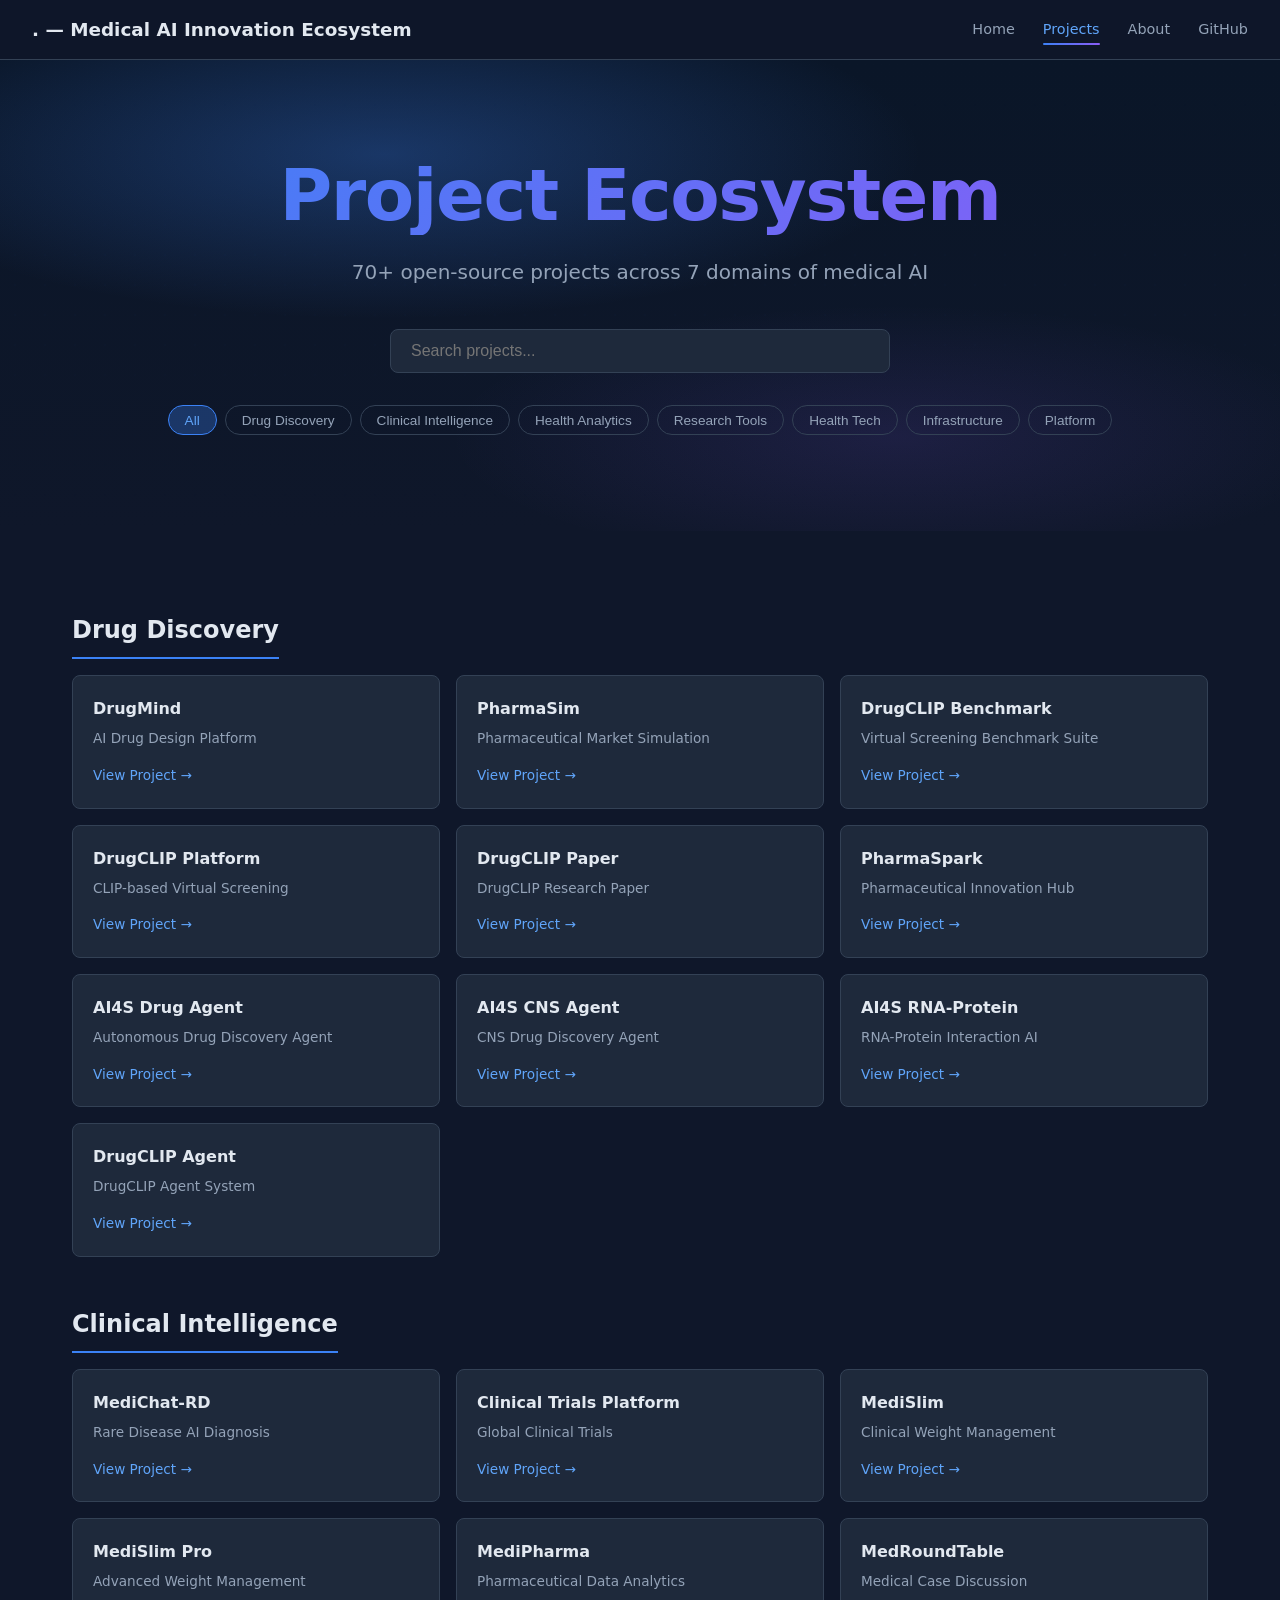
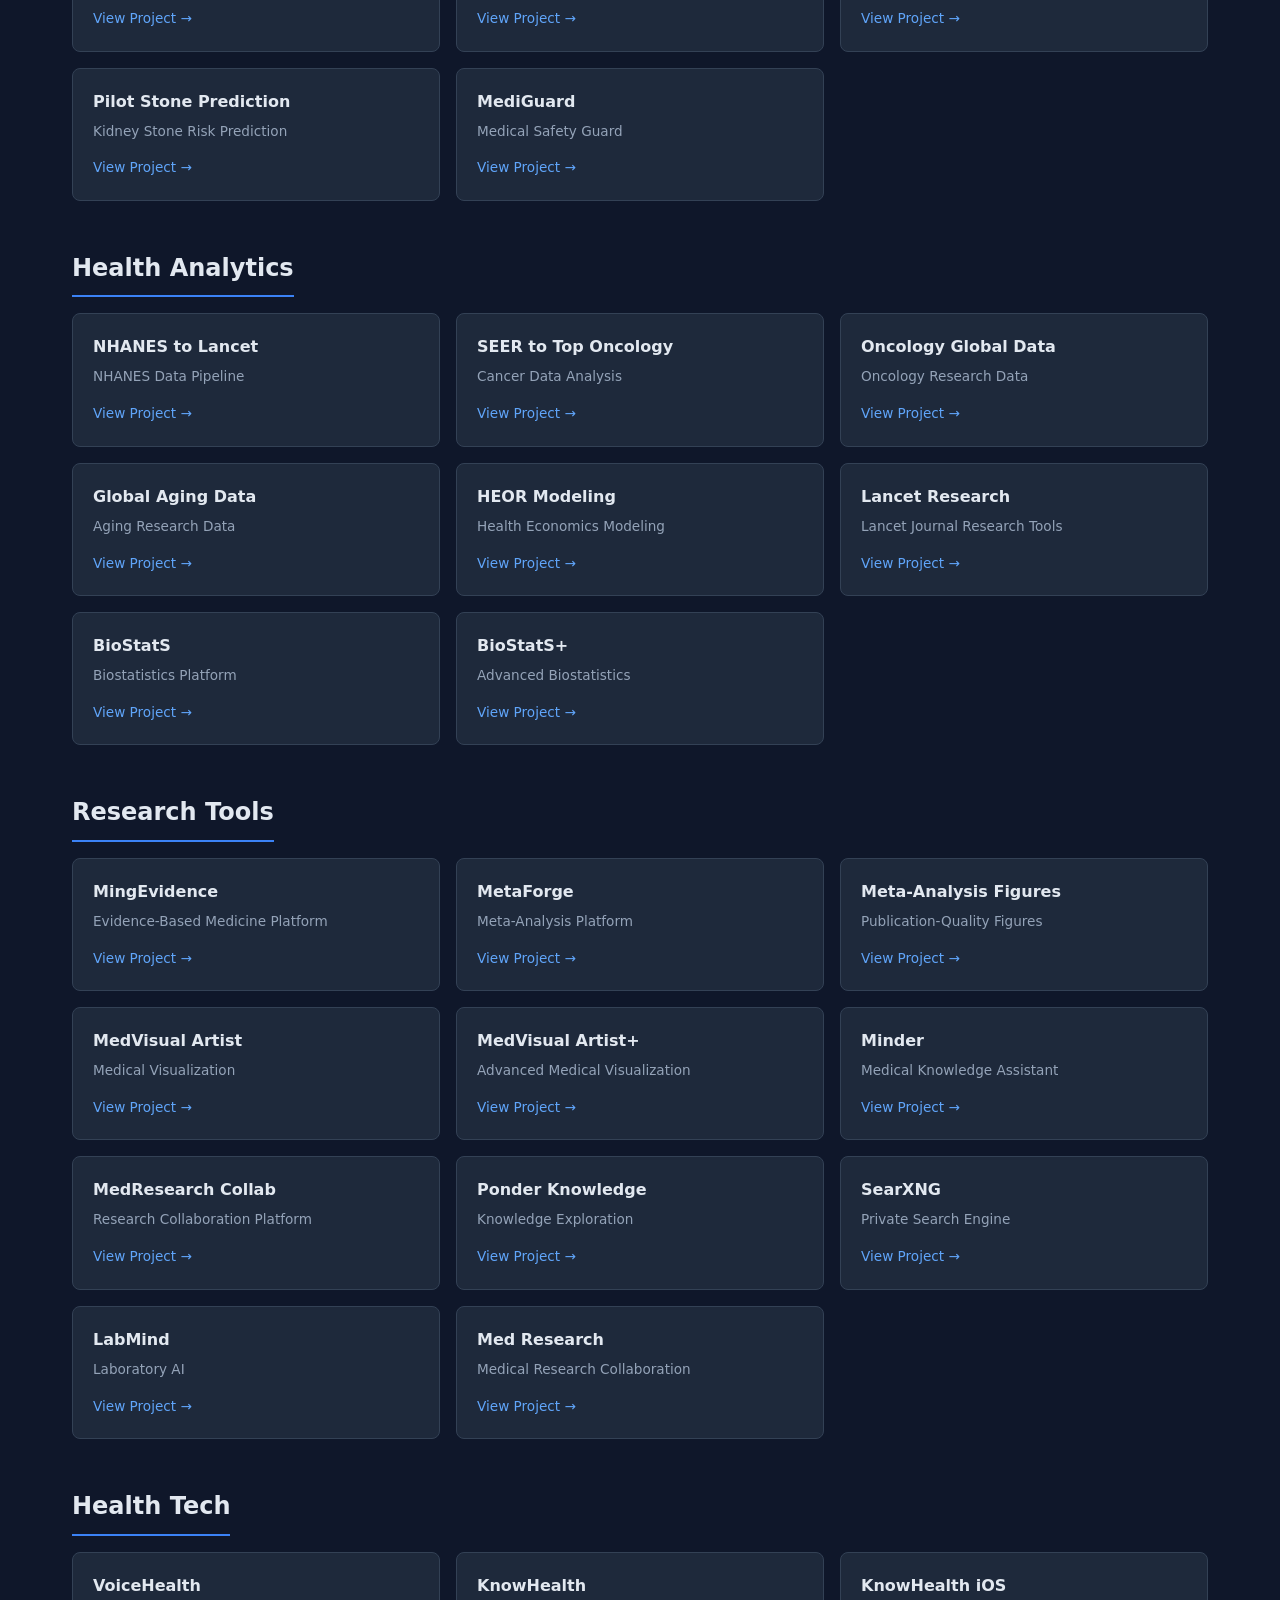
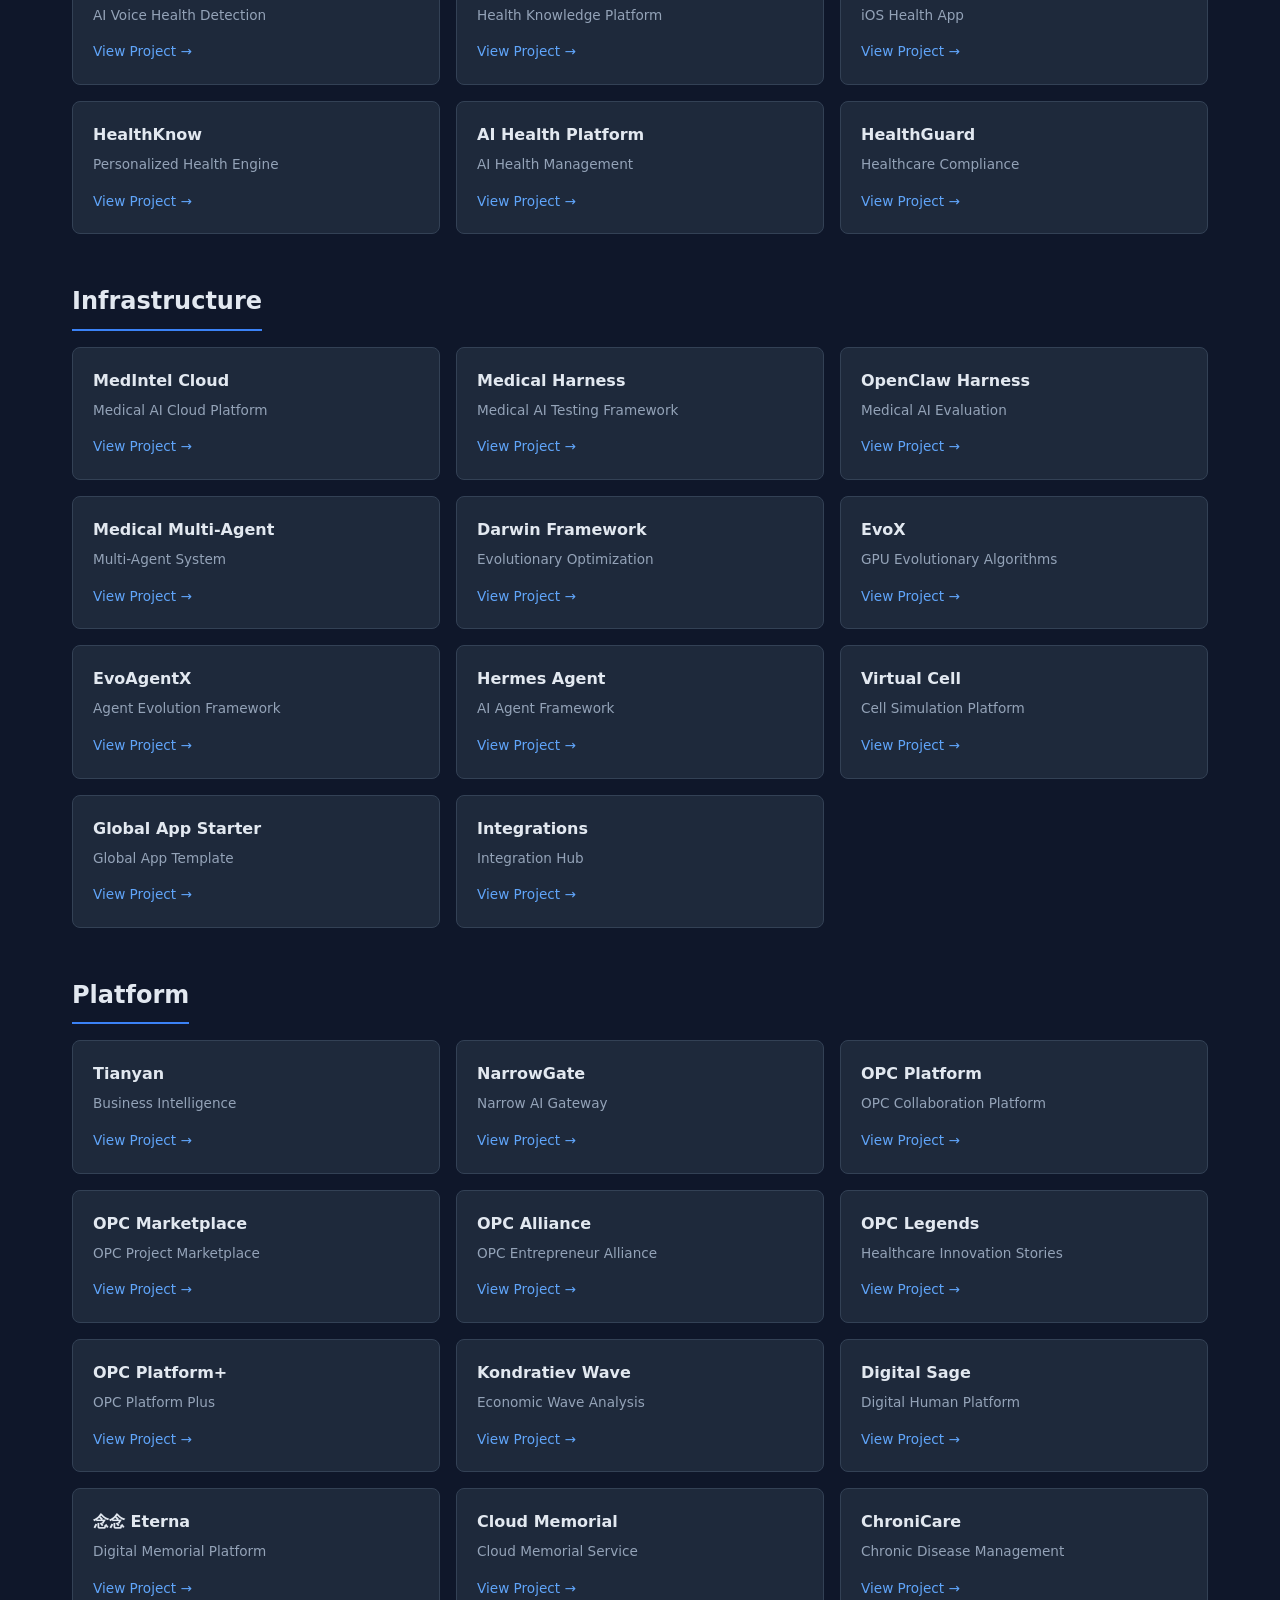
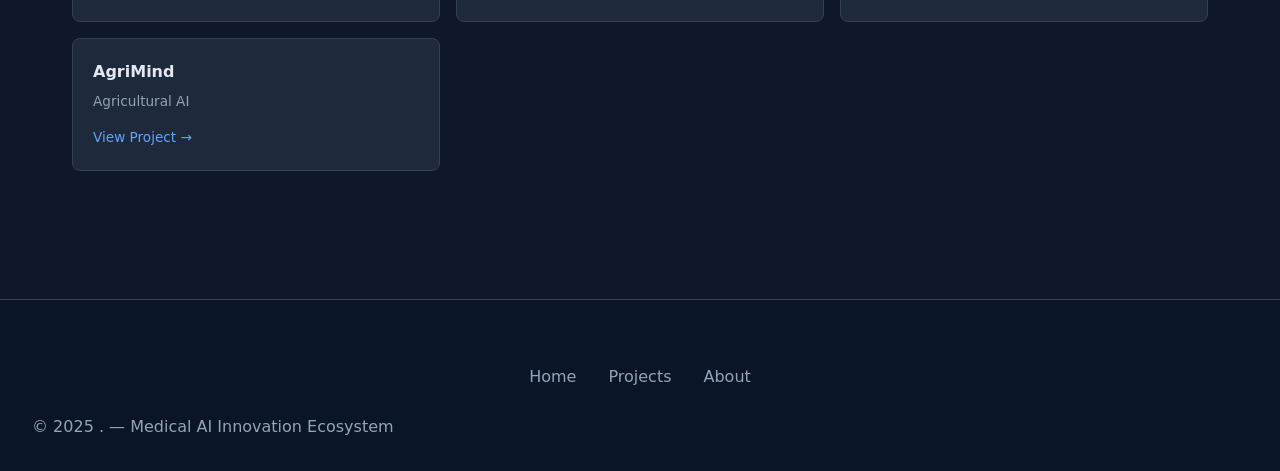
<file: docs/features.html>
<!DOCTYPE html><html lang="en"><head><meta charset="UTF-8"><meta name="viewport" content="width=device-width,initial-scale=1.0">
<title>All Projects — . — Medical AI Innovation Ecosystem OPC Ecosystem</title>
<meta name="description" content="70+ open-source medical AI projects spanning drug discovery, clinical intelligence, health analytics, and more">
<link rel="stylesheet" href="shared-design-system.css">
<style>
.cat-section{margin-bottom:3rem}
.cat-title{font-size:1.5rem;font-weight:700;margin-bottom:1rem;padding-bottom:0.5rem;border-bottom:2px solid var(--accent);display:inline-block}
.proj-grid{display:grid;grid-template-columns:repeat(auto-fill,minmax(280px,1fr));gap:1rem}
.proj-card{background:var(--bg-card);border:1px solid var(--border);border-radius:8px;padding:1.25rem;transition:all 0.3s}
.proj-card:hover{border-color:var(--accent);transform:translateY(-2px)}
.proj-card h3{font-size:1rem;margin-bottom:0.4rem}
.proj-card p{color:var(--text-muted);font-size:0.85rem;margin-bottom:0.75rem}
.proj-card a{font-size:0.85rem}
.filter-bar{display:flex;gap:0.5rem;flex-wrap:wrap;margin-bottom:2rem;justify-content:center}
.filter-btn{padding:0.4rem 1rem;border-radius:20px;border:1px solid var(--border);background:transparent;color:var(--text-muted);cursor:pointer;font-size:0.85rem;transition:all 0.2s}
.filter-btn:hover,.filter-btn.active{border-color:var(--accent);color:var(--accent-light);background:var(--accent-glow)}
.search-box{width:100%;max-width:500px;margin:0 auto 2rem;display:block;padding:0.75rem 1.25rem;border-radius:8px;border:1px solid var(--border);background:var(--bg-card);color:var(--text);font-size:1rem}
.search-box:focus{outline:none;border-color:var(--accent)}
</style>
</head><body>
<nav class="eco-nav"><a class="nav-brand" href="https://mokangmedical.github.io/opc-homepage/">. — Medical AI Innovation Ecosystem</a>
<div class="nav-links"><a href="index.html">Home</a><a href="features.html" class="active">Projects</a><a href="about.html">About</a><a href="https://github.com/. — Medical AI Innovation Ecosystem">GitHub</a></div></nav>

<section class="hero"><h1>Project Ecosystem</h1>
<p class="subtitle">70+ open-source projects across 7 domains of medical AI</p>
<input type="text" class="search-box" placeholder="Search projects..." id="searchBox">
<div class="filter-bar" id="filterBar">
<button class="filter-btn active" onclick="filterCat('all')">All</button><button class="filter-btn" onclick="filterCat('Drug Discovery')">Drug Discovery</button><button class="filter-btn" onclick="filterCat('Clinical Intelligence')">Clinical Intelligence</button><button class="filter-btn" onclick="filterCat('Health Analytics')">Health Analytics</button><button class="filter-btn" onclick="filterCat('Research Tools')">Research Tools</button><button class="filter-btn" onclick="filterCat('Health Tech')">Health Tech</button><button class="filter-btn" onclick="filterCat('Infrastructure')">Infrastructure</button><button class="filter-btn" onclick="filterCat('Platform')">Platform</button></div></section><section class="section"><div class="cat-section" data-cat="Drug Discovery"><h2 class="cat-title">Drug Discovery</h2><div class="proj-grid"><div class="proj-card" data-name="drugmind ai drug design platform"><h3>DrugMind</h3><p>AI Drug Design Platform</p><a href="https://mokangmedical.github.io/drugmind/" target="_blank">View Project →</a></div><div class="proj-card" data-name="pharmasim pharmaceutical market simulation"><h3>PharmaSim</h3><p>Pharmaceutical Market Simulation</p><a href="https://mokangmedical.github.io/PharmaSim/" target="_blank">View Project →</a></div><div class="proj-card" data-name="drugclip benchmark virtual screening benchmark suite"><h3>DrugCLIP Benchmark</h3><p>Virtual Screening Benchmark Suite</p><a href="https://mokangmedical.github.io/drugclip-benchmark/" target="_blank">View Project →</a></div><div class="proj-card" data-name="drugclip platform clip-based virtual screening"><h3>DrugCLIP Platform</h3><p>CLIP-based Virtual Screening</p><a href="https://mokangmedical.github.io/drugclip-platform/" target="_blank">View Project →</a></div><div class="proj-card" data-name="drugclip paper drugclip research paper"><h3>DrugCLIP Paper</h3><p>DrugCLIP Research Paper</p><a href="https://mokangmedical.github.io/drugclip-paper/" target="_blank">View Project →</a></div><div class="proj-card" data-name="pharmaspark pharmaceutical innovation hub"><h3>PharmaSpark</h3><p>Pharmaceutical Innovation Hub</p><a href="https://mokangmedical.github.io/pharmaspark/" target="_blank">View Project →</a></div><div class="proj-card" data-name="ai4s drug agent autonomous drug discovery agent"><h3>AI4S Drug Agent</h3><p>Autonomous Drug Discovery Agent</p><a href="https://mokangmedical.github.io/ai4s-drug-agent/" target="_blank">View Project →</a></div><div class="proj-card" data-name="ai4s cns agent cns drug discovery agent"><h3>AI4S CNS Agent</h3><p>CNS Drug Discovery Agent</p><a href="https://mokangmedical.github.io/ai4s-cns-agent/" target="_blank">View Project →</a></div><div class="proj-card" data-name="ai4s rna-protein rna-protein interaction ai"><h3>AI4S RNA-Protein</h3><p>RNA-Protein Interaction AI</p><a href="https://mokangmedical.github.io/ai4s-rna-protein/" target="_blank">View Project →</a></div><div class="proj-card" data-name="drugclip agent drugclip agent system"><h3>DrugCLIP Agent</h3><p>DrugCLIP Agent System</p><a href="https://mokangmedical.github.io/drugclip-agent/" target="_blank">View Project →</a></div></div></div><div class="cat-section" data-cat="Clinical Intelligence"><h2 class="cat-title">Clinical Intelligence</h2><div class="proj-grid"><div class="proj-card" data-name="medichat-rd rare disease ai diagnosis"><h3>MediChat-RD</h3><p>Rare Disease AI Diagnosis</p><a href="https://mokangmedical.github.io/medichat-rd/" target="_blank">View Project →</a></div><div class="proj-card" data-name="clinical trials platform global clinical trials"><h3>Clinical Trials Platform</h3><p>Global Clinical Trials</p><a href="https://mokangmedical.github.io/global-clinical-trials-insight-and-commentary-platform-overview/" target="_blank">View Project →</a></div><div class="proj-card" data-name="medislim clinical weight management"><h3>MediSlim</h3><p>Clinical Weight Management</p><a href="https://mokangmedical.github.io/MediSlim/" target="_blank">View Project →</a></div><div class="proj-card" data-name="medislim pro advanced weight management"><h3>MediSlim Pro</h3><p>Advanced Weight Management</p><a href="https://mokangmedical.github.io/medi-slim/" target="_blank">View Project →</a></div><div class="proj-card" data-name="medipharma pharmaceutical data analytics"><h3>MediPharma</h3><p>Pharmaceutical Data Analytics</p><a href="https://mokangmedical.github.io/medi-pharma/" target="_blank">View Project →</a></div><div class="proj-card" data-name="medroundtable medical case discussion"><h3>MedRoundTable</h3><p>Medical Case Discussion</p><a href="https://mokangmedical.github.io/medroundtable/" target="_blank">View Project →</a></div><div class="proj-card" data-name="pilot stone prediction kidney stone risk prediction"><h3>Pilot Stone Prediction</h3><p>Kidney Stone Risk Prediction</p><a href="https://mokangmedical.github.io/pilot-stone-prediction/" target="_blank">View Project →</a></div><div class="proj-card" data-name="mediguard medical safety guard"><h3>MediGuard</h3><p>Medical Safety Guard</p><a href="https://mokangmedical.github.io/MediGuard--/" target="_blank">View Project →</a></div></div></div><div class="cat-section" data-cat="Health Analytics"><h2 class="cat-title">Health Analytics</h2><div class="proj-grid"><div class="proj-card" data-name="nhanes to lancet nhanes data pipeline"><h3>NHANES to Lancet</h3><p>NHANES Data Pipeline</p><a href="https://mokangmedical.github.io/nhanes-to-lancet/" target="_blank">View Project →</a></div><div class="proj-card" data-name="seer to top oncology cancer data analysis"><h3>SEER to Top Oncology</h3><p>Cancer Data Analysis</p><a href="https://mokangmedical.github.io/seer-data-to-top-oncology-journal/" target="_blank">View Project →</a></div><div class="proj-card" data-name="oncology global data oncology research data"><h3>Oncology Global Data</h3><p>Oncology Research Data</p><a href="https://mokangmedical.github.io/oncology-global-data-to-lancet/" target="_blank">View Project →</a></div><div class="proj-card" data-name="global aging data aging research data"><h3>Global Aging Data</h3><p>Aging Research Data</p><a href="https://mokangmedical.github.io/global-aging-data-to-lancet-global-health/" target="_blank">View Project →</a></div><div class="proj-card" data-name="heor modeling health economics modeling"><h3>HEOR Modeling</h3><p>Health Economics Modeling</p><a href="https://mokangmedical.github.io/heor-modeling-platform/" target="_blank">View Project →</a></div><div class="proj-card" data-name="lancet research lancet journal research tools"><h3>Lancet Research</h3><p>Lancet Journal Research Tools</p><a href="https://mokangmedical.github.io/lancet-research-platform/" target="_blank">View Project →</a></div><div class="proj-card" data-name="biostats biostatistics platform"><h3>BioStatS</h3><p>Biostatistics Platform</p><a href="https://mokangmedical.github.io/biostats-/" target="_blank">View Project →</a></div><div class="proj-card" data-name="biostats+ advanced biostatistics"><h3>BioStatS+</h3><p>Advanced Biostatistics</p><a href="https://mokangmedical.github.io/Biostats/" target="_blank">View Project →</a></div></div></div><div class="cat-section" data-cat="Research Tools"><h2 class="cat-title">Research Tools</h2><div class="proj-grid"><div class="proj-card" data-name="mingevidence evidence-based medicine platform"><h3>MingEvidence</h3><p>Evidence-Based Medicine Platform</p><a href="https://mokangmedical.github.io/mingevidence/" target="_blank">View Project →</a></div><div class="proj-card" data-name="metaforge meta-analysis platform"><h3>MetaForge</h3><p>Meta-Analysis Platform</p><a href="https://mokangmedical.github.io/metaforge/" target="_blank">View Project →</a></div><div class="proj-card" data-name="meta-analysis figures publication-quality figures"><h3>Meta-Analysis Figures</h3><p>Publication-Quality Figures</p><a href="https://mokangmedical.github.io/meta-analysis-figures/" target="_blank">View Project →</a></div><div class="proj-card" data-name="medvisual artist medical visualization"><h3>MedVisual Artist</h3><p>Medical Visualization</p><a href="https://mokangmedical.github.io/medivisual-artist/" target="_blank">View Project →</a></div><div class="proj-card" data-name="medvisual artist+ advanced medical visualization"><h3>MedVisual Artist+</h3><p>Advanced Medical Visualization</p><a href="https://mokangmedical.github.io/medivisual-artist--/" target="_blank">View Project →</a></div><div class="proj-card" data-name="minder medical knowledge assistant"><h3>Minder</h3><p>Medical Knowledge Assistant</p><a href="https://mokangmedical.github.io/minder/" target="_blank">View Project →</a></div><div class="proj-card" data-name="medresearch collab research collaboration platform"><h3>MedResearch Collab</h3><p>Research Collaboration Platform</p><a href="https://mokangmedical.github.io/med-research-collab/" target="_blank">View Project →</a></div><div class="proj-card" data-name="ponder knowledge knowledge exploration"><h3>Ponder Knowledge</h3><p>Knowledge Exploration</p><a href="https://mokangmedical.github.io/ponder-knowledge-platform/" target="_blank">View Project →</a></div><div class="proj-card" data-name="searxng private search engine"><h3>SearXNG</h3><p>Private Search Engine</p><a href="https://mokangmedical.github.io/searxng/" target="_blank">View Project →</a></div><div class="proj-card" data-name="labmind laboratory ai"><h3>LabMind</h3><p>Laboratory AI</p><a href="https://mokangmedical.github.io/LabMind--/" target="_blank">View Project →</a></div><div class="proj-card" data-name="med research medical research collaboration"><h3>Med Research</h3><p>Medical Research Collaboration</p><a href="https://mokangmedical.github.io/med-research-collab/" target="_blank">View Project →</a></div></div></div><div class="cat-section" data-cat="Health Tech"><h2 class="cat-title">Health Tech</h2><div class="proj-grid"><div class="proj-card" data-name="voicehealth ai voice health detection"><h3>VoiceHealth</h3><p>AI Voice Health Detection</p><a href="https://mokangmedical.github.io/voicehealth/" target="_blank">View Project →</a></div><div class="proj-card" data-name="knowhealth health knowledge platform"><h3>KnowHealth</h3><p>Health Knowledge Platform</p><a href="https://mokangmedical.github.io/KnowHealth/" target="_blank">View Project →</a></div><div class="proj-card" data-name="knowhealth ios ios health app"><h3>KnowHealth iOS</h3><p>iOS Health App</p><a href="https://mokangmedical.github.io/KnowHealth-iOS/" target="_blank">View Project →</a></div><div class="proj-card" data-name="healthknow personalized health engine"><h3>HealthKnow</h3><p>Personalized Health Engine</p><a href="https://mokangmedical.github.io/health-know/" target="_blank">View Project →</a></div><div class="proj-card" data-name="ai health platform ai health management"><h3>AI Health Platform</h3><p>AI Health Management</p><a href="https://mokangmedical.github.io/ai-health-platform/" target="_blank">View Project →</a></div><div class="proj-card" data-name="healthguard healthcare compliance"><h3>HealthGuard</h3><p>Healthcare Compliance</p><a href="https://mokangmedical.github.io/healthguard-opc/" target="_blank">View Project →</a></div></div></div><div class="cat-section" data-cat="Infrastructure"><h2 class="cat-title">Infrastructure</h2><div class="proj-grid"><div class="proj-card" data-name="medintel cloud medical ai cloud platform"><h3>MedIntel Cloud</h3><p>Medical AI Cloud Platform</p><a href="https://mokangmedical.github.io/medintel-cloud/" target="_blank">View Project →</a></div><div class="proj-card" data-name="medical harness medical ai testing framework"><h3>Medical Harness</h3><p>Medical AI Testing Framework</p><a href="https://mokangmedical.github.io/medical-harness/" target="_blank">View Project →</a></div><div class="proj-card" data-name="openclaw harness medical ai evaluation"><h3>OpenClaw Harness</h3><p>Medical AI Evaluation</p><a href="https://mokangmedical.github.io/openclaw-medical-harness/" target="_blank">View Project →</a></div><div class="proj-card" data-name="medical multi-agent multi-agent system"><h3>Medical Multi-Agent</h3><p>Multi-Agent System</p><a href="https://mokangmedical.github.io/medical-multiagent/" target="_blank">View Project →</a></div><div class="proj-card" data-name="darwin framework evolutionary optimization"><h3>Darwin Framework</h3><p>Evolutionary Optimization</p><a href="https://mokangmedical.github.io/darwin-framework/" target="_blank">View Project →</a></div><div class="proj-card" data-name="evox gpu evolutionary algorithms"><h3>EvoX</h3><p>GPU Evolutionary Algorithms</p><a href="https://mokangmedical.github.io/evox/" target="_blank">View Project →</a></div><div class="proj-card" data-name="evoagentx agent evolution framework"><h3>EvoAgentX</h3><p>Agent Evolution Framework</p><a href="https://mokangmedical.github.io/evoagentx-evolution/" target="_blank">View Project →</a></div><div class="proj-card" data-name="hermes agent ai agent framework"><h3>Hermes Agent</h3><p>AI Agent Framework</p><a href="https://mokangmedical.github.io/Harmes-Agent/" target="_blank">View Project →</a></div><div class="proj-card" data-name="virtual cell cell simulation platform"><h3>Virtual Cell</h3><p>Cell Simulation Platform</p><a href="https://mokangmedical.github.io/virtual-cell/" target="_blank">View Project →</a></div><div class="proj-card" data-name="global app starter global app template"><h3>Global App Starter</h3><p>Global App Template</p><a href="https://mokangmedical.github.io/global-app-starter/" target="_blank">View Project →</a></div><div class="proj-card" data-name="integrations integration hub"><h3>Integrations</h3><p>Integration Hub</p><a href="https://mokangmedical.github.io/integrations/" target="_blank">View Project →</a></div></div></div><div class="cat-section" data-cat="Platform"><h2 class="cat-title">Platform</h2><div class="proj-grid"><div class="proj-card" data-name="tianyan business intelligence"><h3>Tianyan</h3><p>Business Intelligence</p><a href="https://mokangmedical.github.io/tianyan/" target="_blank">View Project →</a></div><div class="proj-card" data-name="narrowgate narrow ai gateway"><h3>NarrowGate</h3><p>Narrow AI Gateway</p><a href="https://mokangmedical.github.io/narrowgate/" target="_blank">View Project →</a></div><div class="proj-card" data-name="opc platform opc collaboration platform"><h3>OPC Platform</h3><p>OPC Collaboration Platform</p><a href="https://mokangmedical.github.io/opc-platform/" target="_blank">View Project →</a></div><div class="proj-card" data-name="opc marketplace opc project marketplace"><h3>OPC Marketplace</h3><p>OPC Project Marketplace</p><a href="https://mokangmedical.github.io/opc-marketplace/" target="_blank">View Project →</a></div><div class="proj-card" data-name="opc alliance opc entrepreneur alliance"><h3>OPC Alliance</h3><p>OPC Entrepreneur Alliance</p><a href="https://mokangmedical.github.io/opc-alliance/" target="_blank">View Project →</a></div><div class="proj-card" data-name="opc legends healthcare innovation stories"><h3>OPC Legends</h3><p>Healthcare Innovation Stories</p><a href="https://mokangmedical.github.io/opc-legends/" target="_blank">View Project →</a></div><div class="proj-card" data-name="opc platform+ opc platform plus"><h3>OPC Platform+</h3><p>OPC Platform Plus</p><a href="https://mokangmedical.github.io/opcplatform/" target="_blank">View Project →</a></div><div class="proj-card" data-name="kondratiev wave economic wave analysis"><h3>Kondratiev Wave</h3><p>Economic Wave Analysis</p><a href="https://mokangmedical.github.io/kondratiev-wave/" target="_blank">View Project →</a></div><div class="proj-card" data-name="digital sage digital human platform"><h3>Digital Sage</h3><p>Digital Human Platform</p><a href="https://mokangmedical.github.io/digital-sage/" target="_blank">View Project →</a></div><div class="proj-card" data-name="念念 eterna digital memorial platform"><h3>念念 Eterna</h3><p>Digital Memorial Platform</p><a href="https://mokangmedical.github.io/eterna/" target="_blank">View Project →</a></div><div class="proj-card" data-name="cloud memorial cloud memorial service"><h3>Cloud Memorial</h3><p>Cloud Memorial Service</p><a href="https://mokangmedical.github.io/cloud-memorial/" target="_blank">View Project →</a></div><div class="proj-card" data-name="chronicare chronic disease management"><h3>ChroniCare</h3><p>Chronic Disease Management</p><a href="https://mokangmedical.github.io/chronicdiseasemanagement/" target="_blank">View Project →</a></div><div class="proj-card" data-name="agrimind agricultural ai"><h3>AgriMind</h3><p>Agricultural AI</p><a href="https://mokangmedical.github.io/agri-mind/" target="_blank">View Project →</a></div></div></div></section>
<footer class="footer"><div class="footer-links"><a href="index.html">Home</a><a href="features.html">Projects</a><a href="about.html">About</a></div><p>&copy; 2025 . — Medical AI Innovation Ecosystem</p></footer>
<script>
function filterCat(cat){
  document.querySelectorAll('.cat-section').forEach(s=>{
    s.style.display=(cat==='all'||s.dataset.cat===cat)?'':'none';
  });
  document.querySelectorAll('.filter-btn').forEach(b=>{
    b.classList.toggle('active',b.textContent.trim()===cat||(cat==='all'&&b.textContent.trim()==='All'));
  });
}
document.getElementById('searchBox').addEventListener('input',function(e){
  const q=e.target.value.toLowerCase();
  document.querySelectorAll('.proj-card').forEach(c=>{
    c.style.display=c.dataset.name.includes(q)?'':'none';
  });
});
</script>
</body></html>
</file>
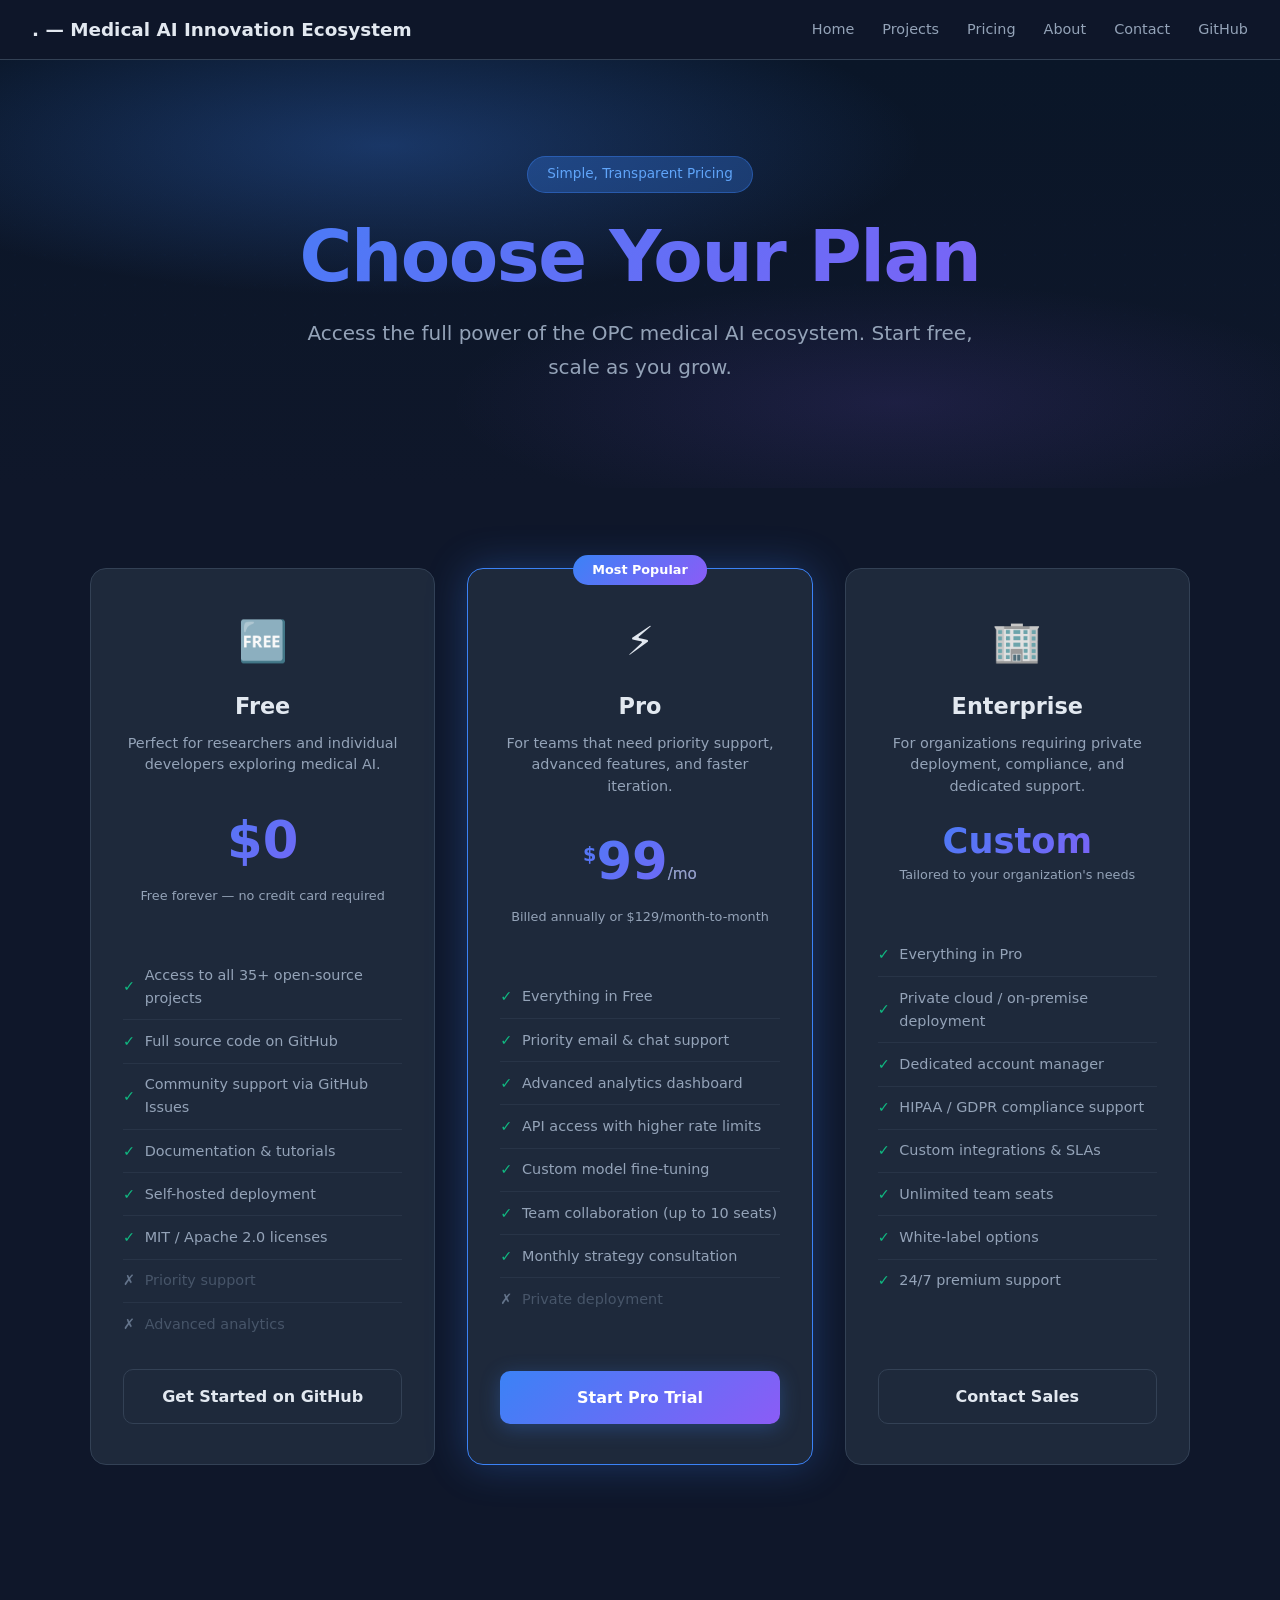
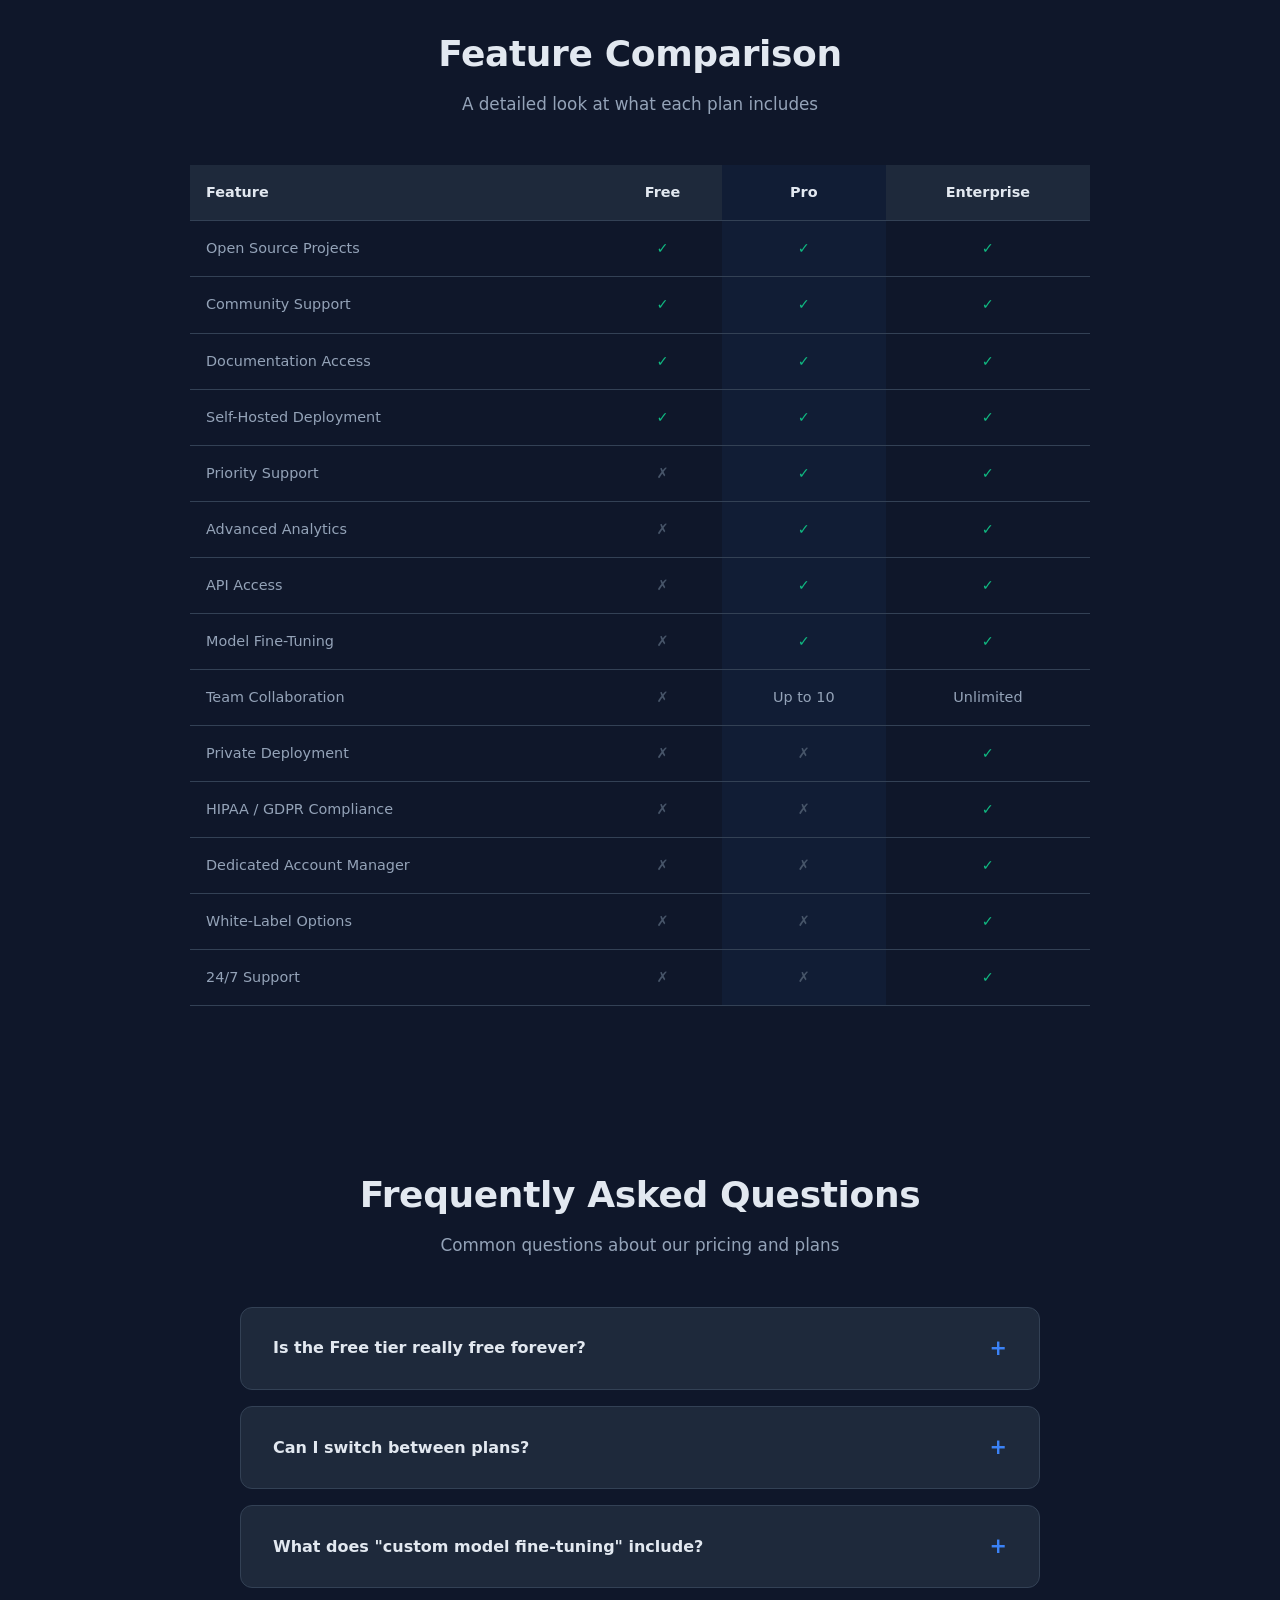
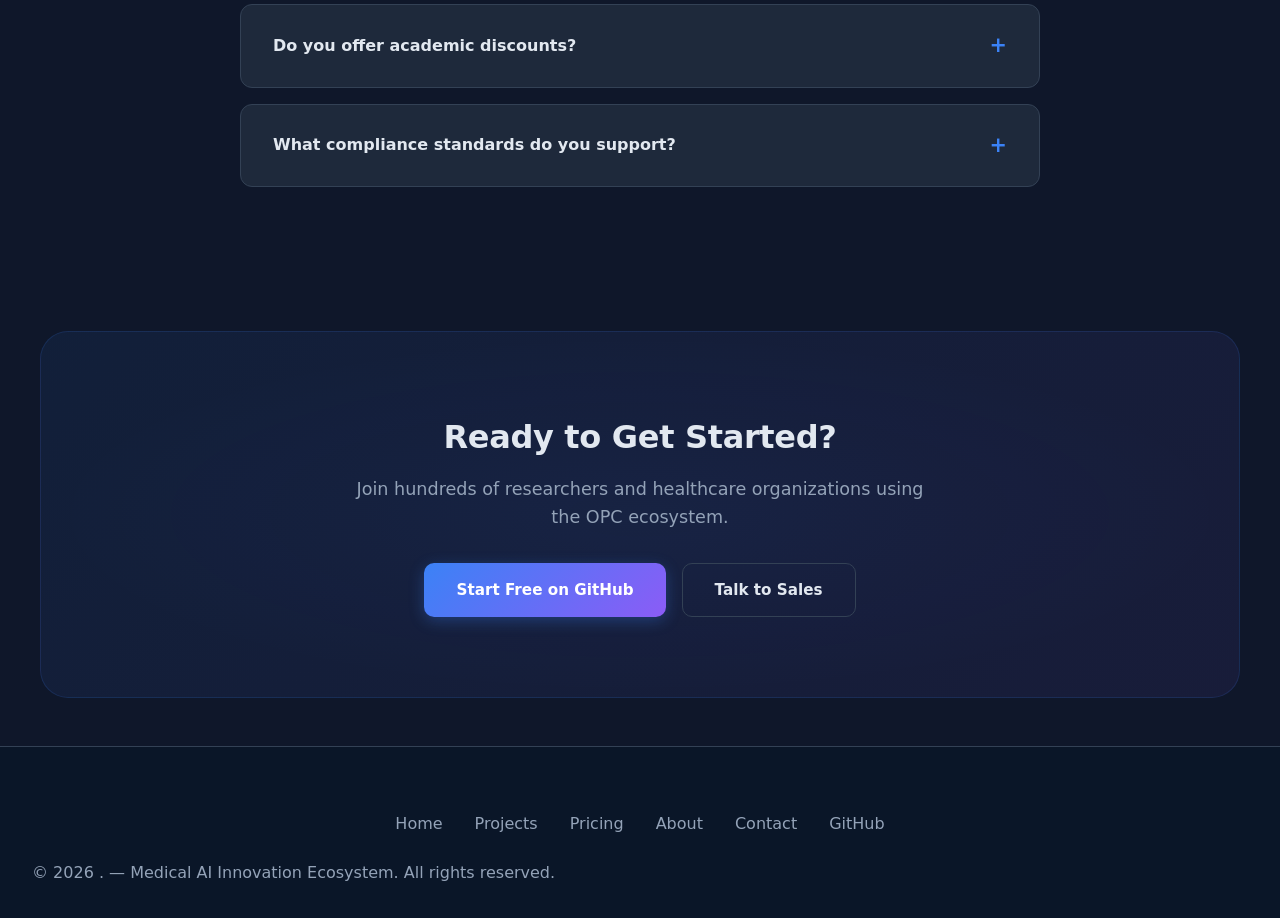
<file: docs/pricing.html>
<!DOCTYPE html>
<html lang="en">
<head>
<meta charset="UTF-8">
<meta name="viewport" content="width=device-width, initial-scale=1.0">
<title>Pricing — . — Medical AI Innovation Ecosystem OPC Ecosystem</title>
<meta name="description" content="Explore . — Medical AI Innovation Ecosystem OPC ecosystem pricing tiers: Free open source, Pro with priority support, and Enterprise with custom deployments.">
<link rel="stylesheet" href="shared-design-system.css">
<style>
/* Pricing-specific overrides */
.pricing-grid { display: grid; grid-template-columns: repeat(3, 1fr); gap: 2rem; max-width: 1100px; margin: 0 auto; }
.price-card { background: var(--bg-card); border: 1px solid var(--border); border-radius: 16px; padding: 2.5rem 2rem; text-align: center; transition: all 0.3s; position: relative; display: flex; flex-direction: column; }
.price-card:hover { border-color: var(--accent); transform: translateY(-6px); box-shadow: 0 12px 40px rgba(59,130,246,0.15); }
.price-card.featured { border-color: var(--accent); box-shadow: 0 0 40px var(--accent-glow); transform: scale(1.04); }
.price-card.featured:hover { transform: scale(1.04) translateY(-6px); }
.price-badge { position: absolute; top: -14px; left: 50%; transform: translateX(-50%); background: var(--gradient); color: #fff; padding: 0.3rem 1.2rem; border-radius: 20px; font-size: 0.8rem; font-weight: 600; white-space: nowrap; }
.price-icon { font-size: 2.5rem; margin-bottom: 1rem; }
.price-card h3 { font-size: 1.4rem; font-weight: 700; margin-bottom: 0.5rem; color: var(--text); }
.price-card .tier-desc { color: var(--text-muted); font-size: 0.9rem; margin-bottom: 1.5rem; line-height: 1.5; }
.price-amount { font-size: 3.2rem; font-weight: 800; margin-bottom: 0.25rem; background: var(--gradient); -webkit-background-clip: text; -webkit-text-fill-color: transparent; background-clip: text; }
.price-amount .currency { font-size: 1.2rem; vertical-align: super; font-weight: 600; }
.price-amount .period { font-size: 0.95rem; color: var(--text-muted); -webkit-text-fill-color: var(--text-muted); font-weight: 400; }
.price-note { color: var(--text-muted); font-size: 0.8rem; margin-bottom: 1.5rem; }
.feature-list { list-style: none; text-align: left; margin: 1.5rem 0; flex-grow: 1; }
.feature-list li { padding: 0.6rem 0; color: var(--text-muted); font-size: 0.9rem; border-bottom: 1px solid rgba(51,65,85,0.5); display: flex; align-items: center; gap: 0.6rem; }
.feature-list li:last-child { border-bottom: none; }
.feature-list li .check { color: var(--success); font-weight: 700; flex-shrink: 0; }
.feature-list li .cross { color: #64748b; flex-shrink: 0; }
.feature-list li.disabled { color: #475569; }
.price-btn { display: block; width: 100%; padding: 0.85rem; border-radius: 10px; font-weight: 600; font-size: 1rem; cursor: pointer; transition: all 0.3s; border: none; text-align: center; text-decoration: none; margin-top: auto; }
.price-btn-primary { background: var(--gradient); color: #fff; box-shadow: 0 4px 20px var(--accent-glow); }
.price-btn-primary:hover { transform: translateY(-2px); box-shadow: 0 8px 30px var(--accent-glow); color: #fff; }
.price-btn-outline { background: transparent; border: 1px solid var(--border); color: var(--text); }
.price-btn-outline:hover { border-color: var(--accent); color: var(--accent-light); }

/* Comparison table */
.comparison { max-width: 900px; margin: 0 auto; }
.comparison table { width: 100%; border-collapse: collapse; }
.comparison th, .comparison td { padding: 1rem; text-align: center; border-bottom: 1px solid var(--border); font-size: 0.9rem; }
.comparison th { color: var(--text); font-weight: 700; background: var(--bg-card); }
.comparison th:first-child, .comparison td:first-child { text-align: left; }
.comparison td { color: var(--text-muted); }
.comparison td .check { color: var(--success); font-weight: 700; }
.comparison td .cross { color: #475569; }
.comparison tr:hover td { background: rgba(59,130,246,0.03); }
.comparison .highlight-col { background: rgba(59,130,246,0.05); }

/* FAQ */
.faq-grid { max-width: 800px; margin: 0 auto; }
.faq-item { background: var(--bg-card); border: 1px solid var(--border); border-radius: 12px; padding: 1.5rem 2rem; margin-bottom: 1rem; cursor: pointer; transition: all 0.3s; }
.faq-item:hover { border-color: var(--accent); }
.faq-item h3 { font-size: 1rem; font-weight: 600; color: var(--text); margin-bottom: 0; display: flex; justify-content: space-between; align-items: center; }
.faq-item h3::after { content: '+'; font-size: 1.3rem; color: var(--accent); transition: transform 0.3s; }
.faq-item.open h3::after { content: '−'; }
.faq-item p { color: var(--text-muted); font-size: 0.9rem; line-height: 1.6; margin-top: 0.75rem; display: none; }
.faq-item.open p { display: block; }

/* CTA */
.cta-section { text-align: center; padding: 5rem 2rem; background: linear-gradient(135deg, rgba(59,130,246,0.08), rgba(139,92,246,0.08)); }
.cta-section h2 { font-size: 2rem; font-weight: 800; color: var(--text); margin-bottom: 0.75rem; }
.cta-section p { color: var(--text-muted); margin-bottom: 2rem; font-size: 1.1rem; }

@media (max-width: 768px) {
  .pricing-grid { grid-template-columns: 1fr; max-width: 400px; }
  .price-card.featured { transform: none; }
  .price-card.featured:hover { transform: translateY(-6px); }
  .comparison { overflow-x: auto; }
}
</style>
</head>
<body>

<!-- NAV -->
<nav class="eco-nav">
  <a class="nav-brand" href="https://mokangmedical.github.io/opc-homepage/">. — Medical AI Innovation Ecosystem</a>
  <div class="nav-links">
    <a href="index.html">Home</a>
    <a href="features.html">Projects</a>
    <a href="pricing.html">Pricing</a>
    <a href="about.html">About</a>
    <a href="contact.html">Contact</a>
    <a href="https://github.com/. — Medical AI Innovation Ecosystem">GitHub</a>
  </div>
</nav>

<!-- HERO -->
<section class="hero">
  <span class="badge">Simple, Transparent Pricing</span>
  <h1>Choose Your Plan</h1>
  <p class="subtitle">Access the full power of the OPC medical AI ecosystem. Start free, scale as you grow.</p>
</section>

<!-- PRICING TIERS -->
<section class="section">
  <div class="pricing-grid">

    <!-- FREE TIER -->
    <div class="price-card fade-up">
      <div class="price-icon">🆓</div>
      <h3>Free</h3>
      <p class="tier-desc">Perfect for researchers and individual developers exploring medical AI.</p>
      <div class="price-amount">$0</div>
      <p class="price-note">Free forever — no credit card required</p>
      <ul class="feature-list">
        <li><span class="check">✓</span> Access to all 35+ open-source projects</li>
        <li><span class="check">✓</span> Full source code on GitHub</li>
        <li><span class="check">✓</span> Community support via GitHub Issues</li>
        <li><span class="check">✓</span> Documentation & tutorials</li>
        <li><span class="check">✓</span> Self-hosted deployment</li>
        <li><span class="check">✓</span> MIT / Apache 2.0 licenses</li>
        <li class="disabled"><span class="cross">✗</span> Priority support</li>
        <li class="disabled"><span class="cross">✗</span> Advanced analytics</li>
      </ul>
      <a href="https://github.com/. — Medical AI Innovation Ecosystem" class="price-btn price-btn-outline">Get Started on GitHub</a>
    </div>

    <!-- PRO TIER -->
    <div class="price-card featured fade-up">
      <div class="price-badge">Most Popular</div>
      <div class="price-icon">⚡</div>
      <h3>Pro</h3>
      <p class="tier-desc">For teams that need priority support, advanced features, and faster iteration.</p>
      <div class="price-amount"><span class="currency">$</span>99<span class="period">/mo</span></div>
      <p class="price-note">Billed annually or $129/month-to-month</p>
      <ul class="feature-list">
        <li><span class="check">✓</span> Everything in Free</li>
        <li><span class="check">✓</span> Priority email & chat support</li>
        <li><span class="check">✓</span> Advanced analytics dashboard</li>
        <li><span class="check">✓</span> API access with higher rate limits</li>
        <li><span class="check">✓</span> Custom model fine-tuning</li>
        <li><span class="check">✓</span> Team collaboration (up to 10 seats)</li>
        <li><span class="check">✓</span> Monthly strategy consultation</li>
        <li class="disabled"><span class="cross">✗</span> Private deployment</li>
      </ul>
      <a href="contact.html" class="price-btn price-btn-primary">Start Pro Trial</a>
    </div>

    <!-- ENTERPRISE TIER -->
    <div class="price-card fade-up">
      <div class="price-icon">🏢</div>
      <h3>Enterprise</h3>
      <p class="tier-desc">For organizations requiring private deployment, compliance, and dedicated support.</p>
      <div class="price-amount" style="font-size:2.2rem;line-height:2.5rem;">Custom</div>
      <p class="price-note">Tailored to your organization's needs</p>
      <ul class="feature-list">
        <li><span class="check">✓</span> Everything in Pro</li>
        <li><span class="check">✓</span> Private cloud / on-premise deployment</li>
        <li><span class="check">✓</span> Dedicated account manager</li>
        <li><span class="check">✓</span> HIPAA / GDPR compliance support</li>
        <li><span class="check">✓</span> Custom integrations & SLAs</li>
        <li><span class="check">✓</span> Unlimited team seats</li>
        <li><span class="check">✓</span> White-label options</li>
        <li><span class="check">✓</span> 24/7 premium support</li>
      </ul>
      <a href="contact.html" class="price-btn price-btn-outline">Contact Sales</a>
    </div>

  </div>
</section>

<!-- COMPARISON TABLE -->
<section class="section">
  <h2 class="section-title">Feature Comparison</h2>
  <p class="section-desc">A detailed look at what each plan includes</p>
  <div class="comparison">
    <table>
      <thead>
        <tr>
          <th>Feature</th>
          <th>Free</th>
          <th class="highlight-col">Pro</th>
          <th>Enterprise</th>
        </tr>
      </thead>
      <tbody>
        <tr><td>Open Source Projects</td><td><span class="check">✓</span></td><td class="highlight-col"><span class="check">✓</span></td><td><span class="check">✓</span></td></tr>
        <tr><td>Community Support</td><td><span class="check">✓</span></td><td class="highlight-col"><span class="check">✓</span></td><td><span class="check">✓</span></td></tr>
        <tr><td>Documentation Access</td><td><span class="check">✓</span></td><td class="highlight-col"><span class="check">✓</span></td><td><span class="check">✓</span></td></tr>
        <tr><td>Self-Hosted Deployment</td><td><span class="check">✓</span></td><td class="highlight-col"><span class="check">✓</span></td><td><span class="check">✓</span></td></tr>
        <tr><td>Priority Support</td><td><span class="cross">✗</span></td><td class="highlight-col"><span class="check">✓</span></td><td><span class="check">✓</span></td></tr>
        <tr><td>Advanced Analytics</td><td><span class="cross">✗</span></td><td class="highlight-col"><span class="check">✓</span></td><td><span class="check">✓</span></td></tr>
        <tr><td>API Access</td><td><span class="cross">✗</span></td><td class="highlight-col"><span class="check">✓</span></td><td><span class="check">✓</span></td></tr>
        <tr><td>Model Fine-Tuning</td><td><span class="cross">✗</span></td><td class="highlight-col"><span class="check">✓</span></td><td><span class="check">✓</span></td></tr>
        <tr><td>Team Collaboration</td><td><span class="cross">✗</span></td><td class="highlight-col">Up to 10</td><td>Unlimited</td></tr>
        <tr><td>Private Deployment</td><td><span class="cross">✗</span></td><td class="highlight-col"><span class="cross">✗</span></td><td><span class="check">✓</span></td></tr>
        <tr><td>HIPAA / GDPR Compliance</td><td><span class="cross">✗</span></td><td class="highlight-col"><span class="cross">✗</span></td><td><span class="check">✓</span></td></tr>
        <tr><td>Dedicated Account Manager</td><td><span class="cross">✗</span></td><td class="highlight-col"><span class="cross">✗</span></td><td><span class="check">✓</span></td></tr>
        <tr><td>White-Label Options</td><td><span class="cross">✗</span></td><td class="highlight-col"><span class="cross">✗</span></td><td><span class="check">✓</span></td></tr>
        <tr><td>24/7 Support</td><td><span class="cross">✗</span></td><td class="highlight-col"><span class="cross">✗</span></td><td><span class="check">✓</span></td></tr>
      </tbody>
    </table>
  </div>
</section>

<!-- FAQ -->
<section class="section">
  <h2 class="section-title">Frequently Asked Questions</h2>
  <p class="section-desc">Common questions about our pricing and plans</p>
  <div class="faq-grid">
    <div class="faq-item" onclick="this.classList.toggle('open')">
      <h3>Is the Free tier really free forever?</h3>
      <p>Yes! All our open-source projects are released under MIT or Apache 2.0 licenses. You can use, modify, and deploy them at no cost. The Free tier gives you full access to the source code and community support.</p>
    </div>
    <div class="faq-item" onclick="this.classList.toggle('open')">
      <h3>Can I switch between plans?</h3>
      <p>Absolutely. You can upgrade from Free to Pro at any time. If you need to move to Enterprise, our sales team will help you transition seamlessly. Downgrading takes effect at the end of your billing cycle.</p>
    </div>
    <div class="faq-item" onclick="this.classList.toggle('open')">
      <h3>What does "custom model fine-tuning" include?</h3>
      <p>Pro users can fine-tune our AI models on their own datasets through our managed pipeline. This includes training infrastructure, model versioning, and evaluation dashboards. Enterprise users get additional customization options.</p>
    </div>
    <div class="faq-item" onclick="this.classList.toggle('open')">
      <h3>Do you offer academic discounts?</h3>
      <p>Yes! We offer significant discounts for academic institutions and research organizations. Contact us at contact@opc-homepage.com with your institution details for special pricing.</p>
    </div>
    <div class="faq-item" onclick="this.classList.toggle('open')">
      <h3>What compliance standards do you support?</h3>
      <p>Enterprise tier includes support for HIPAA, GDPR, and other regional healthcare data regulations. We work with your compliance team to ensure all deployments meet your regulatory requirements.</p>
    </div>
  </div>
</section>

<!-- CTA -->
<section class="cta-section">
  <h2>Ready to Get Started?</h2>
  <p>Join hundreds of researchers and healthcare organizations using the OPC ecosystem.</p>
  <div class="btn-group">
    <a href="https://github.com/. — Medical AI Innovation Ecosystem" class="btn btn-primary">Start Free on GitHub</a>
    <a href="contact.html" class="btn btn-outline">Talk to Sales</a>
  </div>
</section>

<!-- FOOTER -->
<footer class="footer">
  <div class="footer-links">
    <a href="index.html">Home</a>
    <a href="features.html">Projects</a>
    <a href="pricing.html">Pricing</a>
    <a href="about.html">About</a>
    <a href="contact.html">Contact</a>
    <a href="https://github.com/. — Medical AI Innovation Ecosystem">GitHub</a>
  </div>
  <p>&copy; 2026 . — Medical AI Innovation Ecosystem. All rights reserved.</p>
</footer>

</body>
</html>
</file>
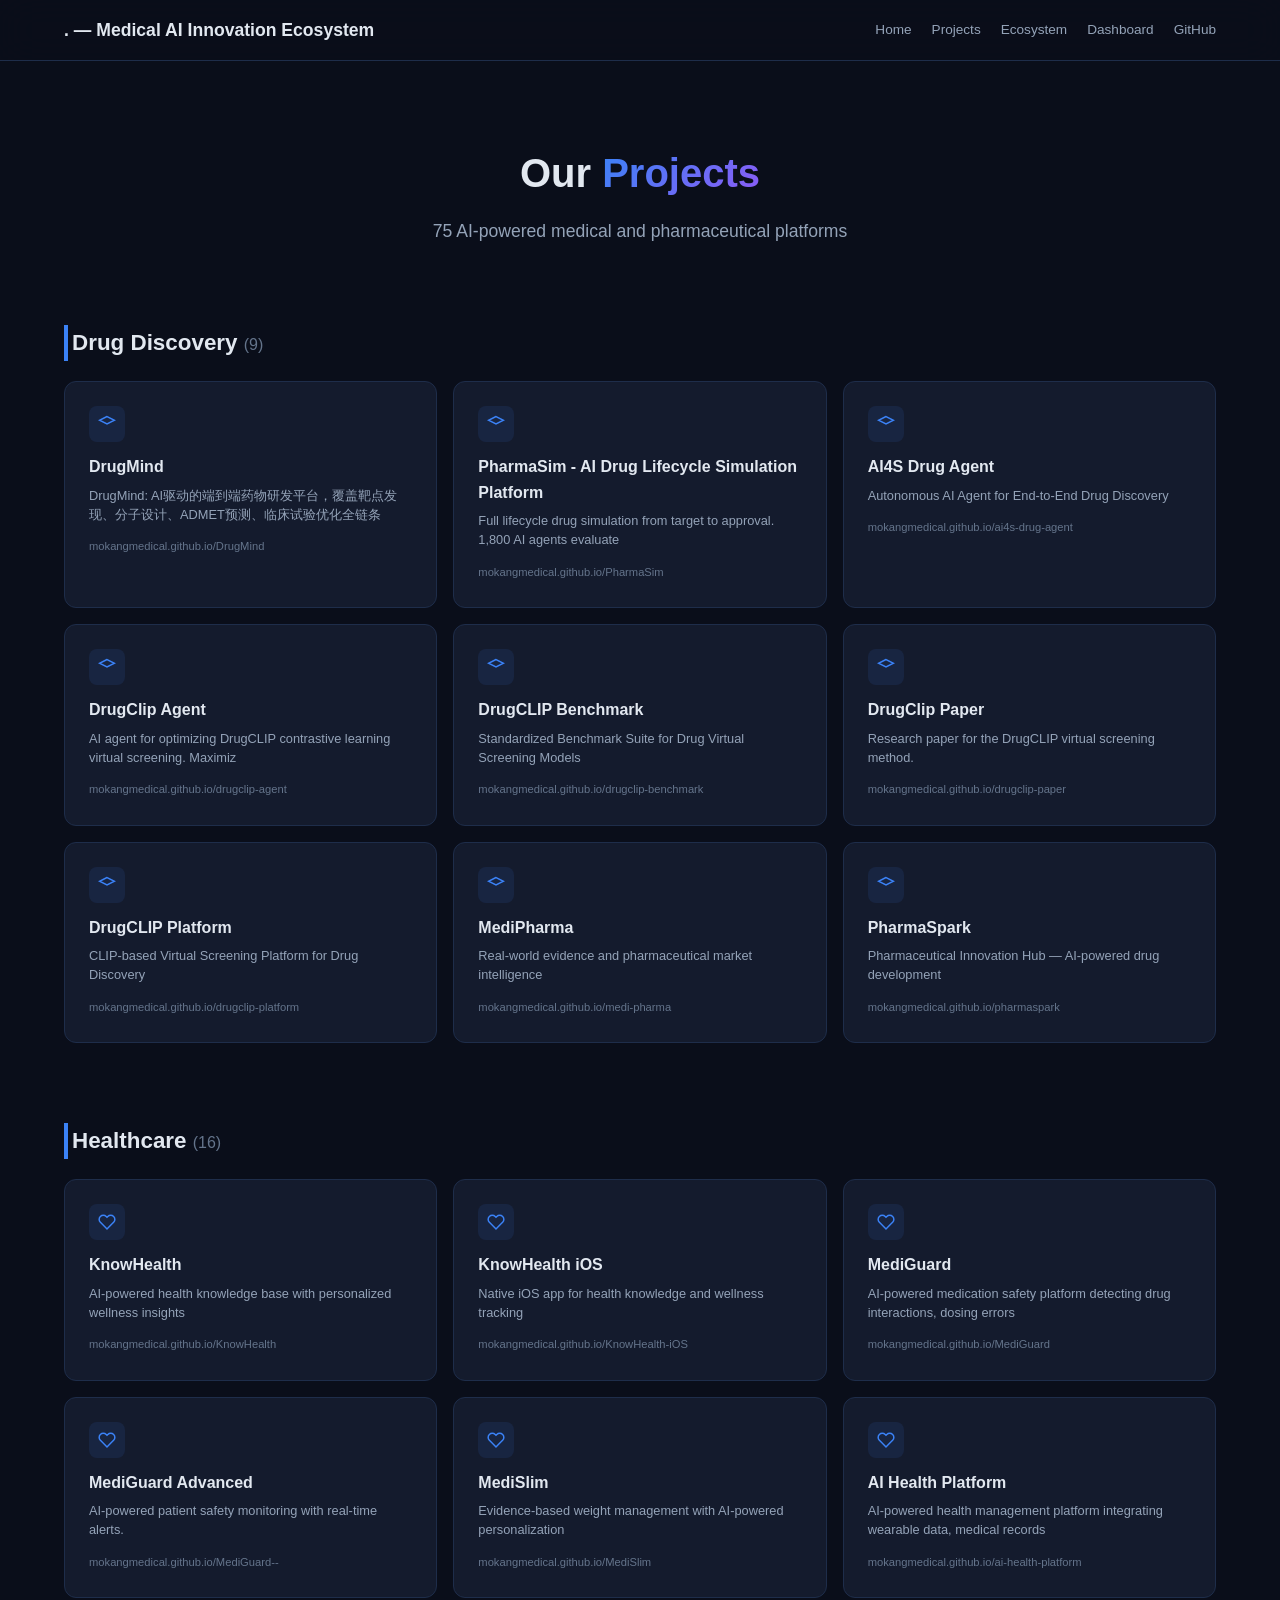
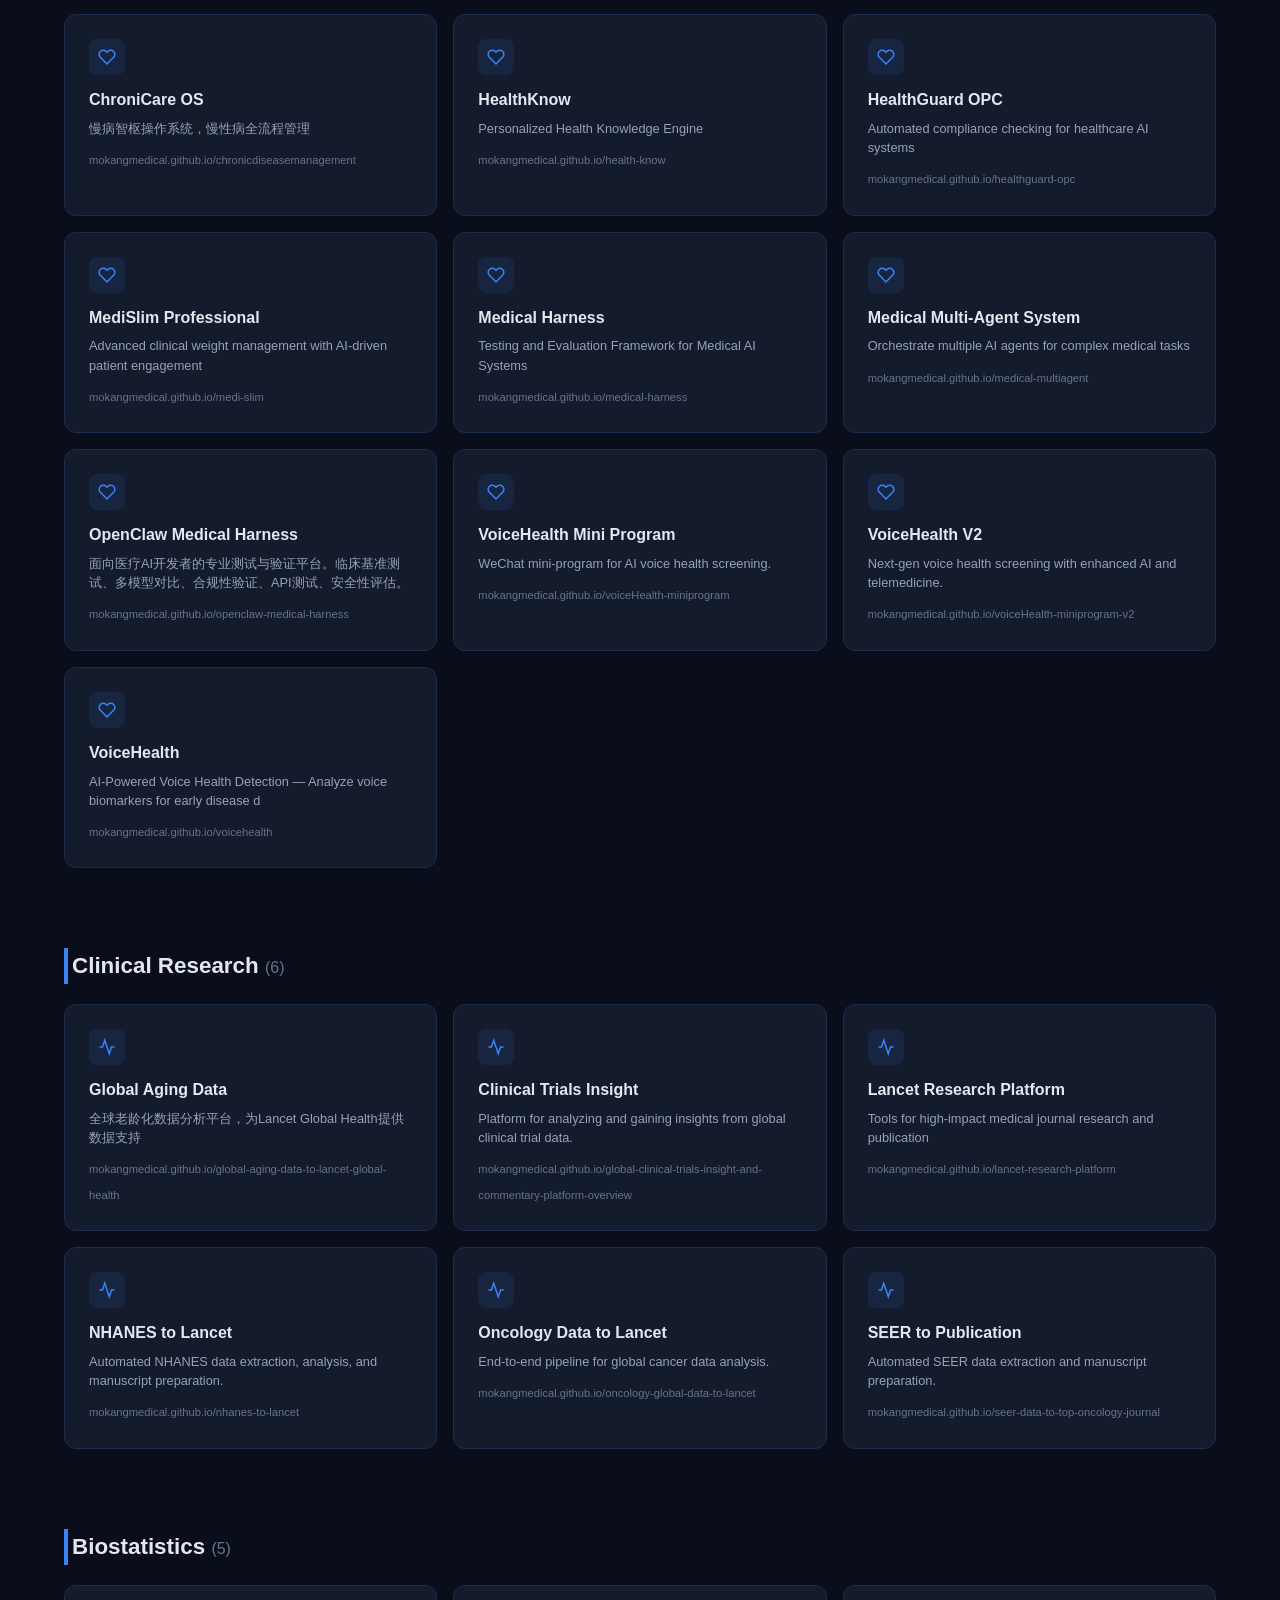
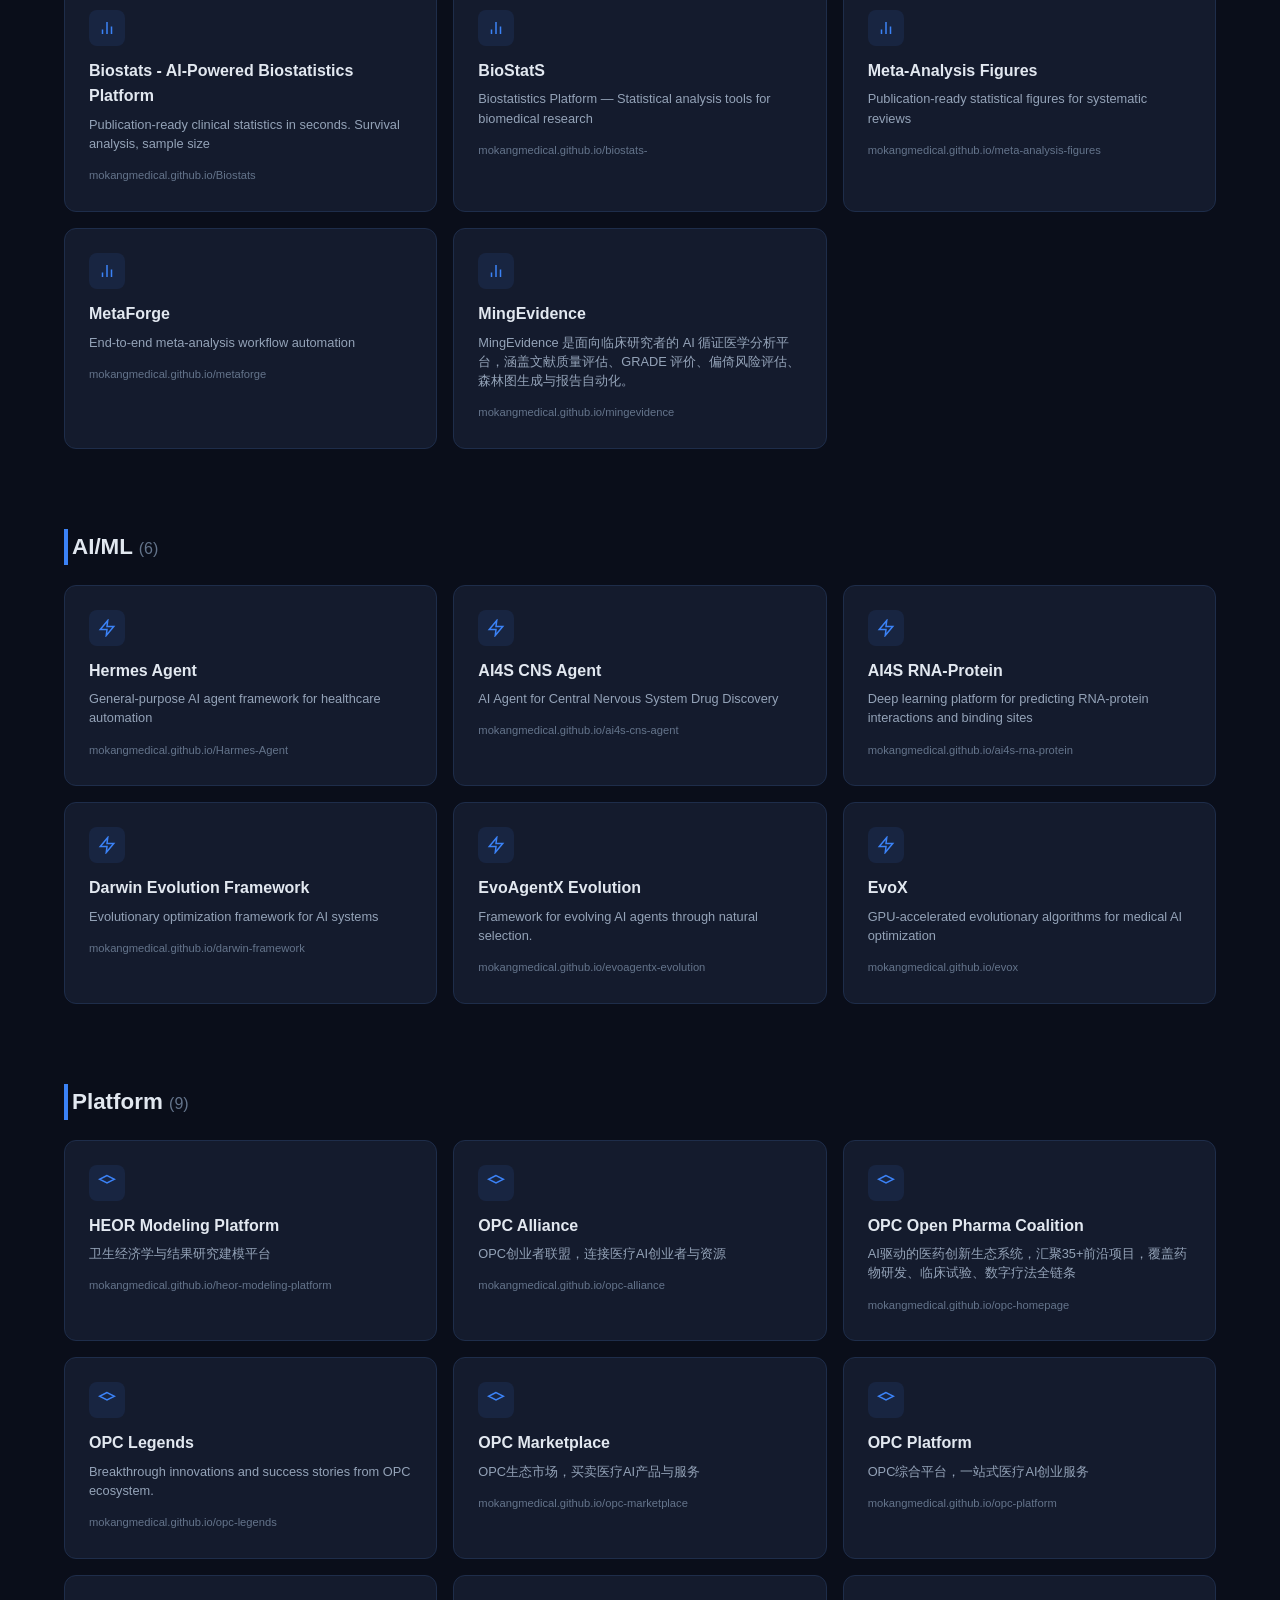
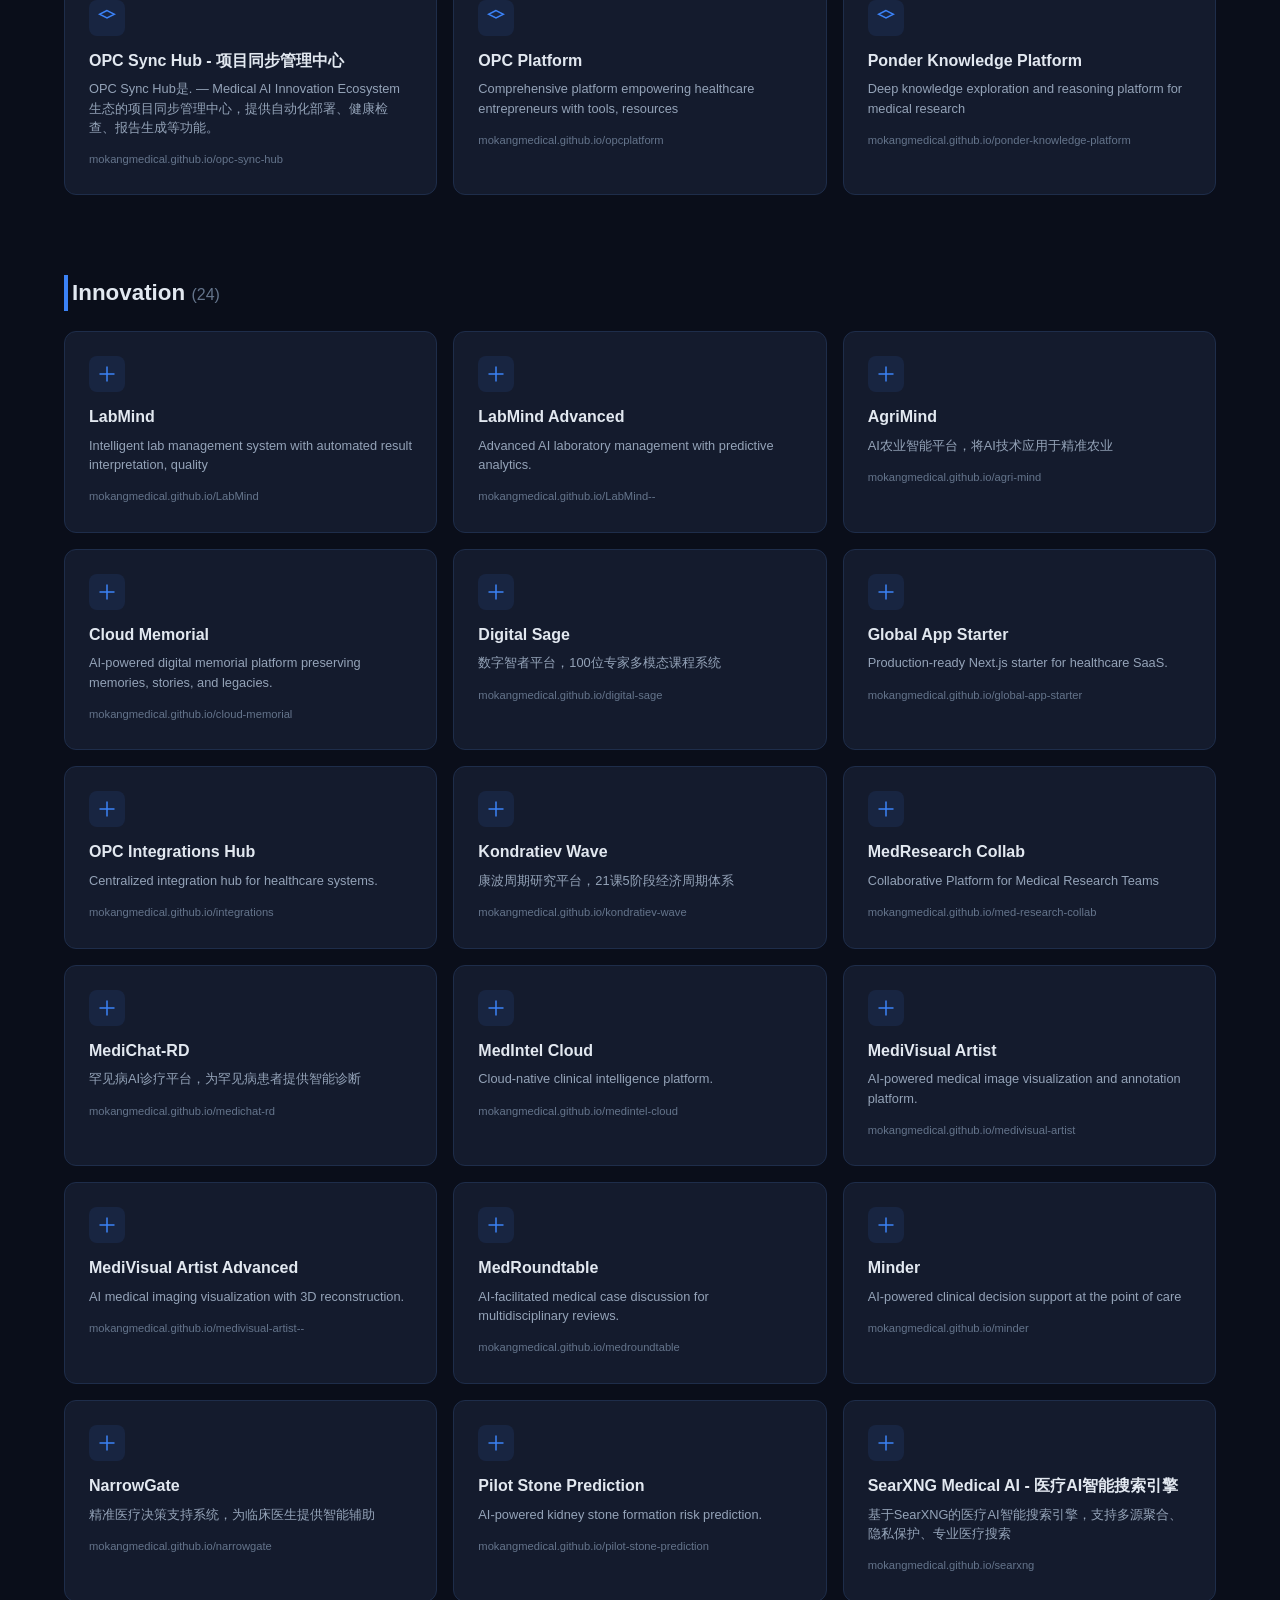
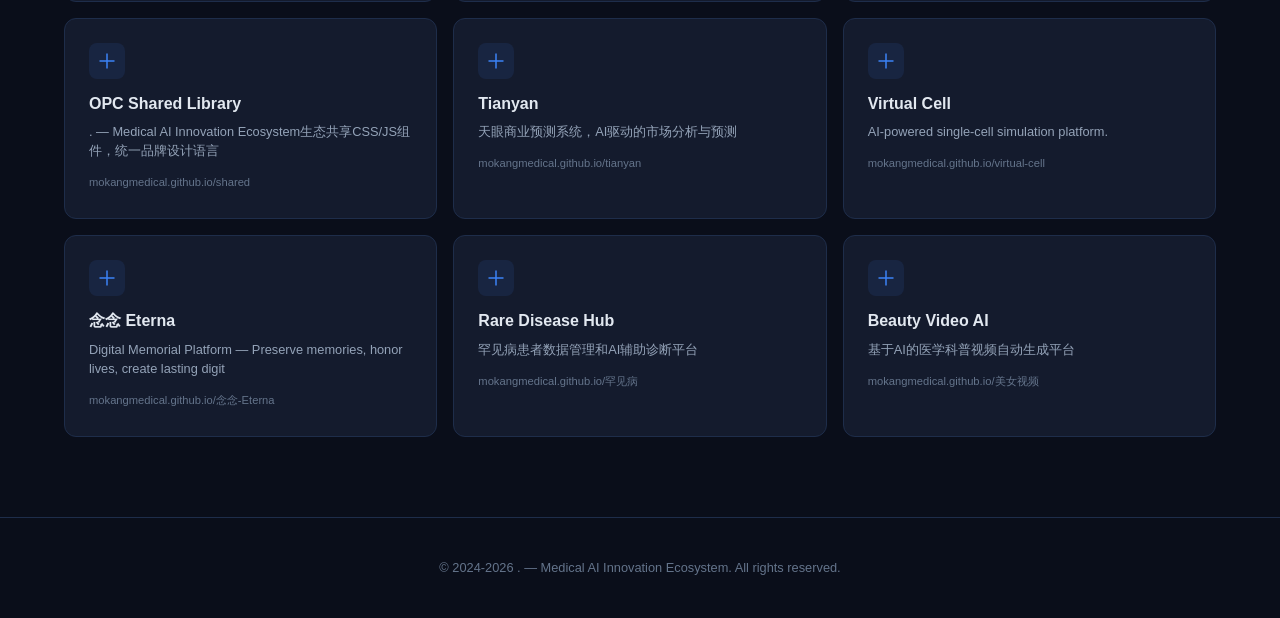
<file: docs/projects.html>
<!DOCTYPE html><html lang="en"><head><meta charset="UTF-8"><meta name="viewport" content="width=device-width,initial-scale=1.0">
<title>All Projects — . — Medical AI Innovation Ecosystem OPC Ecosystem</title>
<meta name="description" content="Explore 75 AI-powered medical and pharmaceutical projects in the . — Medical AI Innovation Ecosystem ecosystem">
<style>
*,*::before,*::after{box-sizing:border-box;margin:0;padding:0}
:root{--bg:#0a0e1a;--bg2:#111827;--card:#141b2d;--card-hover:#1a2340;--border:#1e2d4a;--text:#e2e8f0;--text2:#94a3b8;--text3:#64748b;--accent:#3b82f6;--accent2:#8b5cf6;--gradient:linear-gradient(135deg,#3b82f6,#8b5cf6);--green:#10b981}
html{scroll-behavior:smooth}body{font-family:-apple-system,BlinkMacSystemFont,'Segoe UI',sans-serif;background:var(--bg);color:var(--text);line-height:1.6}
.container{max-width:1200px;margin:0 auto;padding:0 24px}a{text-decoration:none}
nav{position:sticky;top:0;z-index:100;background:rgba(10,14,26,.9);backdrop-filter:blur(20px);border-bottom:1px solid var(--border)}
nav .inner{max-width:1200px;margin:0 auto;padding:0 24px;display:flex;align-items:center;justify-content:space-between;height:60px}
nav .logo{font-weight:700;font-size:1.1rem;color:var(--text)}nav .links{display:flex;gap:20px}nav .links a{color:var(--text2);font-size:.85rem}nav .links a:hover{color:var(--accent)}
.page-hero{padding:80px 0 40px;text-align:center}.page-hero h1{font-size:2.5rem;font-weight:800}.page-hero h1 span{background:var(--gradient);-webkit-background-clip:text;-webkit-text-fill-color:transparent}
.page-hero p{color:var(--text2);margin-top:12px;font-size:1.1rem}
.cat-section{padding:40px 0}.cat-title{font-size:1.4rem;font-weight:700;margin-bottom:20px;padding-left:4px;border-left:4px solid var(--accent)}
.cat-title .count{color:var(--text3);font-weight:400;font-size:1rem}
.p-grid{display:grid;grid-template-columns:repeat(auto-fill,minmax(280px,1fr));gap:16px}
.p-card{display:block;padding:24px;background:var(--card);border:1px solid var(--border);border-radius:12px;transition:all .25s;color:var(--text)}
.p-card:hover{border-color:var(--accent);transform:translateY(-2px);box-shadow:0 8px 24px rgba(0,0,0,.3)}
.p-icon{width:36px;height:36px;border-radius:8px;background:rgba(59,130,246,.1);display:flex;align-items:center;justify-content:center;margin-bottom:12px}
.p-icon svg{width:18px;height:18px;color:var(--accent)}
.p-card h3{font-size:1rem;font-weight:600;margin-bottom:6px}.p-card p{color:var(--text2);font-size:.8rem;line-height:1.5;margin-bottom:8px}
.p-link{font-size:.7rem;color:var(--text3)}
.footer{padding:40px 0;border-top:1px solid var(--border);text-align:center;color:var(--text3);font-size:.8rem;margin-top:40px}
@media(max-width:768px){.p-grid{grid-template-columns:1fr}nav .links{display:none}}
</style></head><body>
<nav><div class="inner"><a href="index.html" class="logo">. — Medical AI Innovation Ecosystem</a><div class="links"><a href="index.html">Home</a><a href="projects.html">Projects</a><a href="ecosystem.html">Ecosystem</a><a href="dashboard.html">Dashboard</a><a href="https://github.com/. — Medical AI Innovation Ecosystem" target="_blank">GitHub</a></div></div></nav>
<div class="page-hero"><div class="container"><h1>Our <span>Projects</span></h1><p>75 AI-powered medical and pharmaceutical platforms</p></div></div>
<section class="cat-section"><div class="container">
<h2 class="cat-title">Drug Discovery <span class="count">(9)</span></h2>
<div class="p-grid"><a href="https://mokangmedical.github.io/DrugMind/" class="p-card" target="_blank">
<div class="p-icon"><svg viewBox="0 0 24 24" fill="none" stroke="currentColor" stroke-width="2"><path d="M12 2L2 7l10 5 10-5-10-5z"/></svg></div>
<h3>DrugMind</h3><p>DrugMind: AI驱动的端到端药物研发平台，覆盖靶点发现、分子设计、ADMET预测、临床试验优化全链条</p>
<span class="p-link">mokangmedical.github.io/DrugMind</span></a>
<a href="https://mokangmedical.github.io/PharmaSim/" class="p-card" target="_blank">
<div class="p-icon"><svg viewBox="0 0 24 24" fill="none" stroke="currentColor" stroke-width="2"><path d="M12 2L2 7l10 5 10-5-10-5z"/></svg></div>
<h3>PharmaSim - AI Drug Lifecycle Simulation Platform</h3><p>Full lifecycle drug simulation from target to approval. 1,800 AI agents evaluate</p>
<span class="p-link">mokangmedical.github.io/PharmaSim</span></a>
<a href="https://mokangmedical.github.io/ai4s-drug-agent/" class="p-card" target="_blank">
<div class="p-icon"><svg viewBox="0 0 24 24" fill="none" stroke="currentColor" stroke-width="2"><path d="M12 2L2 7l10 5 10-5-10-5z"/></svg></div>
<h3>AI4S Drug Agent</h3><p>Autonomous AI Agent for End-to-End Drug Discovery</p>
<span class="p-link">mokangmedical.github.io/ai4s-drug-agent</span></a>
<a href="https://mokangmedical.github.io/drugclip-agent/" class="p-card" target="_blank">
<div class="p-icon"><svg viewBox="0 0 24 24" fill="none" stroke="currentColor" stroke-width="2"><path d="M12 2L2 7l10 5 10-5-10-5z"/></svg></div>
<h3>DrugClip Agent</h3><p>AI agent for optimizing DrugCLIP contrastive learning virtual screening. Maximiz</p>
<span class="p-link">mokangmedical.github.io/drugclip-agent</span></a>
<a href="https://mokangmedical.github.io/drugclip-benchmark/" class="p-card" target="_blank">
<div class="p-icon"><svg viewBox="0 0 24 24" fill="none" stroke="currentColor" stroke-width="2"><path d="M12 2L2 7l10 5 10-5-10-5z"/></svg></div>
<h3>DrugCLIP Benchmark</h3><p>Standardized Benchmark Suite for Drug Virtual Screening Models</p>
<span class="p-link">mokangmedical.github.io/drugclip-benchmark</span></a>
<a href="https://mokangmedical.github.io/drugclip-paper/" class="p-card" target="_blank">
<div class="p-icon"><svg viewBox="0 0 24 24" fill="none" stroke="currentColor" stroke-width="2"><path d="M12 2L2 7l10 5 10-5-10-5z"/></svg></div>
<h3>DrugClip Paper</h3><p>Research paper for the DrugCLIP virtual screening method.</p>
<span class="p-link">mokangmedical.github.io/drugclip-paper</span></a>
<a href="https://mokangmedical.github.io/drugclip-platform/" class="p-card" target="_blank">
<div class="p-icon"><svg viewBox="0 0 24 24" fill="none" stroke="currentColor" stroke-width="2"><path d="M12 2L2 7l10 5 10-5-10-5z"/></svg></div>
<h3>DrugCLIP Platform</h3><p>CLIP-based Virtual Screening Platform for Drug Discovery</p>
<span class="p-link">mokangmedical.github.io/drugclip-platform</span></a>
<a href="https://mokangmedical.github.io/medi-pharma/" class="p-card" target="_blank">
<div class="p-icon"><svg viewBox="0 0 24 24" fill="none" stroke="currentColor" stroke-width="2"><path d="M12 2L2 7l10 5 10-5-10-5z"/></svg></div>
<h3>MediPharma</h3><p>Real-world evidence and pharmaceutical market intelligence</p>
<span class="p-link">mokangmedical.github.io/medi-pharma</span></a>
<a href="https://mokangmedical.github.io/pharmaspark/" class="p-card" target="_blank">
<div class="p-icon"><svg viewBox="0 0 24 24" fill="none" stroke="currentColor" stroke-width="2"><path d="M12 2L2 7l10 5 10-5-10-5z"/></svg></div>
<h3>PharmaSpark</h3><p>Pharmaceutical Innovation Hub — AI-powered drug development</p>
<span class="p-link">mokangmedical.github.io/pharmaspark</span></a>
</div></div></section>
<section class="cat-section"><div class="container">
<h2 class="cat-title">Healthcare <span class="count">(16)</span></h2>
<div class="p-grid"><a href="https://mokangmedical.github.io/KnowHealth/" class="p-card" target="_blank">
<div class="p-icon"><svg viewBox="0 0 24 24" fill="none" stroke="currentColor" stroke-width="2"><path d="M20.84 4.61a5.5 5.5 0 00-7.78 0L12 5.67l-1.06-1.06a5.5 5.5 0 00-7.78 7.78l1.06 1.06L12 21.23l7.78-7.78 1.06-1.06a5.5 5.5 0 000-7.78z"/></svg></div>
<h3>KnowHealth</h3><p>AI-powered health knowledge base with personalized wellness insights</p>
<span class="p-link">mokangmedical.github.io/KnowHealth</span></a>
<a href="https://mokangmedical.github.io/KnowHealth-iOS/" class="p-card" target="_blank">
<div class="p-icon"><svg viewBox="0 0 24 24" fill="none" stroke="currentColor" stroke-width="2"><path d="M20.84 4.61a5.5 5.5 0 00-7.78 0L12 5.67l-1.06-1.06a5.5 5.5 0 00-7.78 7.78l1.06 1.06L12 21.23l7.78-7.78 1.06-1.06a5.5 5.5 0 000-7.78z"/></svg></div>
<h3>KnowHealth iOS</h3><p>Native iOS app for health knowledge and wellness tracking</p>
<span class="p-link">mokangmedical.github.io/KnowHealth-iOS</span></a>
<a href="https://mokangmedical.github.io/MediGuard/" class="p-card" target="_blank">
<div class="p-icon"><svg viewBox="0 0 24 24" fill="none" stroke="currentColor" stroke-width="2"><path d="M20.84 4.61a5.5 5.5 0 00-7.78 0L12 5.67l-1.06-1.06a5.5 5.5 0 00-7.78 7.78l1.06 1.06L12 21.23l7.78-7.78 1.06-1.06a5.5 5.5 0 000-7.78z"/></svg></div>
<h3>MediGuard</h3><p>AI-powered medication safety platform detecting drug interactions, dosing errors</p>
<span class="p-link">mokangmedical.github.io/MediGuard</span></a>
<a href="https://mokangmedical.github.io/MediGuard--/" class="p-card" target="_blank">
<div class="p-icon"><svg viewBox="0 0 24 24" fill="none" stroke="currentColor" stroke-width="2"><path d="M20.84 4.61a5.5 5.5 0 00-7.78 0L12 5.67l-1.06-1.06a5.5 5.5 0 00-7.78 7.78l1.06 1.06L12 21.23l7.78-7.78 1.06-1.06a5.5 5.5 0 000-7.78z"/></svg></div>
<h3>MediGuard Advanced</h3><p>AI-powered patient safety monitoring with real-time alerts.</p>
<span class="p-link">mokangmedical.github.io/MediGuard--</span></a>
<a href="https://mokangmedical.github.io/MediSlim/" class="p-card" target="_blank">
<div class="p-icon"><svg viewBox="0 0 24 24" fill="none" stroke="currentColor" stroke-width="2"><path d="M20.84 4.61a5.5 5.5 0 00-7.78 0L12 5.67l-1.06-1.06a5.5 5.5 0 00-7.78 7.78l1.06 1.06L12 21.23l7.78-7.78 1.06-1.06a5.5 5.5 0 000-7.78z"/></svg></div>
<h3>MediSlim</h3><p>Evidence-based weight management with AI-powered personalization</p>
<span class="p-link">mokangmedical.github.io/MediSlim</span></a>
<a href="https://mokangmedical.github.io/ai-health-platform/" class="p-card" target="_blank">
<div class="p-icon"><svg viewBox="0 0 24 24" fill="none" stroke="currentColor" stroke-width="2"><path d="M20.84 4.61a5.5 5.5 0 00-7.78 0L12 5.67l-1.06-1.06a5.5 5.5 0 00-7.78 7.78l1.06 1.06L12 21.23l7.78-7.78 1.06-1.06a5.5 5.5 0 000-7.78z"/></svg></div>
<h3>AI Health Platform</h3><p>AI-powered health management platform integrating wearable data, medical records</p>
<span class="p-link">mokangmedical.github.io/ai-health-platform</span></a>
<a href="https://mokangmedical.github.io/chronicdiseasemanagement/" class="p-card" target="_blank">
<div class="p-icon"><svg viewBox="0 0 24 24" fill="none" stroke="currentColor" stroke-width="2"><path d="M20.84 4.61a5.5 5.5 0 00-7.78 0L12 5.67l-1.06-1.06a5.5 5.5 0 00-7.78 7.78l1.06 1.06L12 21.23l7.78-7.78 1.06-1.06a5.5 5.5 0 000-7.78z"/></svg></div>
<h3>ChroniCare OS</h3><p>慢病智枢操作系统，慢性病全流程管理</p>
<span class="p-link">mokangmedical.github.io/chronicdiseasemanagement</span></a>
<a href="https://mokangmedical.github.io/health-know/" class="p-card" target="_blank">
<div class="p-icon"><svg viewBox="0 0 24 24" fill="none" stroke="currentColor" stroke-width="2"><path d="M20.84 4.61a5.5 5.5 0 00-7.78 0L12 5.67l-1.06-1.06a5.5 5.5 0 00-7.78 7.78l1.06 1.06L12 21.23l7.78-7.78 1.06-1.06a5.5 5.5 0 000-7.78z"/></svg></div>
<h3>HealthKnow</h3><p>Personalized Health Knowledge Engine</p>
<span class="p-link">mokangmedical.github.io/health-know</span></a>
<a href="https://mokangmedical.github.io/healthguard-opc/" class="p-card" target="_blank">
<div class="p-icon"><svg viewBox="0 0 24 24" fill="none" stroke="currentColor" stroke-width="2"><path d="M20.84 4.61a5.5 5.5 0 00-7.78 0L12 5.67l-1.06-1.06a5.5 5.5 0 00-7.78 7.78l1.06 1.06L12 21.23l7.78-7.78 1.06-1.06a5.5 5.5 0 000-7.78z"/></svg></div>
<h3>HealthGuard OPC</h3><p>Automated compliance checking for healthcare AI systems</p>
<span class="p-link">mokangmedical.github.io/healthguard-opc</span></a>
<a href="https://mokangmedical.github.io/medi-slim/" class="p-card" target="_blank">
<div class="p-icon"><svg viewBox="0 0 24 24" fill="none" stroke="currentColor" stroke-width="2"><path d="M20.84 4.61a5.5 5.5 0 00-7.78 0L12 5.67l-1.06-1.06a5.5 5.5 0 00-7.78 7.78l1.06 1.06L12 21.23l7.78-7.78 1.06-1.06a5.5 5.5 0 000-7.78z"/></svg></div>
<h3>MediSlim Professional</h3><p>Advanced clinical weight management with AI-driven patient engagement</p>
<span class="p-link">mokangmedical.github.io/medi-slim</span></a>
<a href="https://mokangmedical.github.io/medical-harness/" class="p-card" target="_blank">
<div class="p-icon"><svg viewBox="0 0 24 24" fill="none" stroke="currentColor" stroke-width="2"><path d="M20.84 4.61a5.5 5.5 0 00-7.78 0L12 5.67l-1.06-1.06a5.5 5.5 0 00-7.78 7.78l1.06 1.06L12 21.23l7.78-7.78 1.06-1.06a5.5 5.5 0 000-7.78z"/></svg></div>
<h3>Medical Harness</h3><p>Testing and Evaluation Framework for Medical AI Systems</p>
<span class="p-link">mokangmedical.github.io/medical-harness</span></a>
<a href="https://mokangmedical.github.io/medical-multiagent/" class="p-card" target="_blank">
<div class="p-icon"><svg viewBox="0 0 24 24" fill="none" stroke="currentColor" stroke-width="2"><path d="M20.84 4.61a5.5 5.5 0 00-7.78 0L12 5.67l-1.06-1.06a5.5 5.5 0 00-7.78 7.78l1.06 1.06L12 21.23l7.78-7.78 1.06-1.06a5.5 5.5 0 000-7.78z"/></svg></div>
<h3>Medical Multi-Agent System</h3><p>Orchestrate multiple AI agents for complex medical tasks</p>
<span class="p-link">mokangmedical.github.io/medical-multiagent</span></a>
<a href="https://mokangmedical.github.io/openclaw-medical-harness/" class="p-card" target="_blank">
<div class="p-icon"><svg viewBox="0 0 24 24" fill="none" stroke="currentColor" stroke-width="2"><path d="M20.84 4.61a5.5 5.5 0 00-7.78 0L12 5.67l-1.06-1.06a5.5 5.5 0 00-7.78 7.78l1.06 1.06L12 21.23l7.78-7.78 1.06-1.06a5.5 5.5 0 000-7.78z"/></svg></div>
<h3>OpenClaw Medical Harness</h3><p>面向医疗AI开发者的专业测试与验证平台。临床基准测试、多模型对比、合规性验证、API测试、安全性评估。</p>
<span class="p-link">mokangmedical.github.io/openclaw-medical-harness</span></a>
<a href="https://mokangmedical.github.io/voiceHealth-miniprogram/" class="p-card" target="_blank">
<div class="p-icon"><svg viewBox="0 0 24 24" fill="none" stroke="currentColor" stroke-width="2"><path d="M20.84 4.61a5.5 5.5 0 00-7.78 0L12 5.67l-1.06-1.06a5.5 5.5 0 00-7.78 7.78l1.06 1.06L12 21.23l7.78-7.78 1.06-1.06a5.5 5.5 0 000-7.78z"/></svg></div>
<h3>VoiceHealth Mini Program</h3><p>WeChat mini-program for AI voice health screening.</p>
<span class="p-link">mokangmedical.github.io/voiceHealth-miniprogram</span></a>
<a href="https://mokangmedical.github.io/voiceHealth-miniprogram-v2/" class="p-card" target="_blank">
<div class="p-icon"><svg viewBox="0 0 24 24" fill="none" stroke="currentColor" stroke-width="2"><path d="M20.84 4.61a5.5 5.5 0 00-7.78 0L12 5.67l-1.06-1.06a5.5 5.5 0 00-7.78 7.78l1.06 1.06L12 21.23l7.78-7.78 1.06-1.06a5.5 5.5 0 000-7.78z"/></svg></div>
<h3>VoiceHealth V2</h3><p>Next-gen voice health screening with enhanced AI and telemedicine.</p>
<span class="p-link">mokangmedical.github.io/voiceHealth-miniprogram-v2</span></a>
<a href="https://mokangmedical.github.io/voicehealth/" class="p-card" target="_blank">
<div class="p-icon"><svg viewBox="0 0 24 24" fill="none" stroke="currentColor" stroke-width="2"><path d="M20.84 4.61a5.5 5.5 0 00-7.78 0L12 5.67l-1.06-1.06a5.5 5.5 0 00-7.78 7.78l1.06 1.06L12 21.23l7.78-7.78 1.06-1.06a5.5 5.5 0 000-7.78z"/></svg></div>
<h3>VoiceHealth</h3><p>AI-Powered Voice Health Detection — Analyze voice biomarkers for early disease d</p>
<span class="p-link">mokangmedical.github.io/voicehealth</span></a>
</div></div></section>
<section class="cat-section"><div class="container">
<h2 class="cat-title">Clinical Research <span class="count">(6)</span></h2>
<div class="p-grid"><a href="https://mokangmedical.github.io/global-aging-data-to-lancet-global-health/" class="p-card" target="_blank">
<div class="p-icon"><svg viewBox="0 0 24 24" fill="none" stroke="currentColor" stroke-width="2"><path d="M22 12h-4l-3 9L9 3l-3 9H2"/></svg></div>
<h3>Global Aging Data</h3><p>全球老龄化数据分析平台，为Lancet Global Health提供数据支持</p>
<span class="p-link">mokangmedical.github.io/global-aging-data-to-lancet-global-health</span></a>
<a href="https://mokangmedical.github.io/global-clinical-trials-insight-and-commentary-platform-overview/" class="p-card" target="_blank">
<div class="p-icon"><svg viewBox="0 0 24 24" fill="none" stroke="currentColor" stroke-width="2"><path d="M22 12h-4l-3 9L9 3l-3 9H2"/></svg></div>
<h3>Clinical Trials Insight</h3><p>Platform for analyzing and gaining insights from global clinical trial data.</p>
<span class="p-link">mokangmedical.github.io/global-clinical-trials-insight-and-commentary-platform-overview</span></a>
<a href="https://mokangmedical.github.io/lancet-research-platform/" class="p-card" target="_blank">
<div class="p-icon"><svg viewBox="0 0 24 24" fill="none" stroke="currentColor" stroke-width="2"><path d="M22 12h-4l-3 9L9 3l-3 9H2"/></svg></div>
<h3>Lancet Research Platform</h3><p>Tools for high-impact medical journal research and publication</p>
<span class="p-link">mokangmedical.github.io/lancet-research-platform</span></a>
<a href="https://mokangmedical.github.io/nhanes-to-lancet/" class="p-card" target="_blank">
<div class="p-icon"><svg viewBox="0 0 24 24" fill="none" stroke="currentColor" stroke-width="2"><path d="M22 12h-4l-3 9L9 3l-3 9H2"/></svg></div>
<h3>NHANES to Lancet</h3><p>Automated NHANES data extraction, analysis, and manuscript preparation.</p>
<span class="p-link">mokangmedical.github.io/nhanes-to-lancet</span></a>
<a href="https://mokangmedical.github.io/oncology-global-data-to-lancet/" class="p-card" target="_blank">
<div class="p-icon"><svg viewBox="0 0 24 24" fill="none" stroke="currentColor" stroke-width="2"><path d="M22 12h-4l-3 9L9 3l-3 9H2"/></svg></div>
<h3>Oncology Data to Lancet</h3><p>End-to-end pipeline for global cancer data analysis.</p>
<span class="p-link">mokangmedical.github.io/oncology-global-data-to-lancet</span></a>
<a href="https://mokangmedical.github.io/seer-data-to-top-oncology-journal/" class="p-card" target="_blank">
<div class="p-icon"><svg viewBox="0 0 24 24" fill="none" stroke="currentColor" stroke-width="2"><path d="M22 12h-4l-3 9L9 3l-3 9H2"/></svg></div>
<h3>SEER to Publication</h3><p>Automated SEER data extraction and manuscript preparation.</p>
<span class="p-link">mokangmedical.github.io/seer-data-to-top-oncology-journal</span></a>
</div></div></section>
<section class="cat-section"><div class="container">
<h2 class="cat-title">Biostatistics <span class="count">(5)</span></h2>
<div class="p-grid"><a href="https://mokangmedical.github.io/Biostats/" class="p-card" target="_blank">
<div class="p-icon"><svg viewBox="0 0 24 24" fill="none" stroke="currentColor" stroke-width="2"><path d="M18 20V10M12 20V4M6 20v-6"/></svg></div>
<h3>Biostats - AI-Powered Biostatistics Platform</h3><p>Publication-ready clinical statistics in seconds. Survival analysis, sample size</p>
<span class="p-link">mokangmedical.github.io/Biostats</span></a>
<a href="https://mokangmedical.github.io/biostats-/" class="p-card" target="_blank">
<div class="p-icon"><svg viewBox="0 0 24 24" fill="none" stroke="currentColor" stroke-width="2"><path d="M18 20V10M12 20V4M6 20v-6"/></svg></div>
<h3>BioStatS</h3><p>Biostatistics Platform — Statistical analysis tools for biomedical research</p>
<span class="p-link">mokangmedical.github.io/biostats-</span></a>
<a href="https://mokangmedical.github.io/meta-analysis-figures/" class="p-card" target="_blank">
<div class="p-icon"><svg viewBox="0 0 24 24" fill="none" stroke="currentColor" stroke-width="2"><path d="M18 20V10M12 20V4M6 20v-6"/></svg></div>
<h3>Meta-Analysis Figures</h3><p>Publication-ready statistical figures for systematic reviews</p>
<span class="p-link">mokangmedical.github.io/meta-analysis-figures</span></a>
<a href="https://mokangmedical.github.io/metaforge/" class="p-card" target="_blank">
<div class="p-icon"><svg viewBox="0 0 24 24" fill="none" stroke="currentColor" stroke-width="2"><path d="M18 20V10M12 20V4M6 20v-6"/></svg></div>
<h3>MetaForge</h3><p>End-to-end meta-analysis workflow automation</p>
<span class="p-link">mokangmedical.github.io/metaforge</span></a>
<a href="https://mokangmedical.github.io/mingevidence/" class="p-card" target="_blank">
<div class="p-icon"><svg viewBox="0 0 24 24" fill="none" stroke="currentColor" stroke-width="2"><path d="M18 20V10M12 20V4M6 20v-6"/></svg></div>
<h3>MingEvidence</h3><p>MingEvidence 是面向临床研究者的 AI 循证医学分析平台，涵盖文献质量评估、GRADE 评价、偏倚风险评估、森林图生成与报告自动化。</p>
<span class="p-link">mokangmedical.github.io/mingevidence</span></a>
</div></div></section>
<section class="cat-section"><div class="container">
<h2 class="cat-title">AI/ML <span class="count">(6)</span></h2>
<div class="p-grid"><a href="https://mokangmedical.github.io/Harmes-Agent/" class="p-card" target="_blank">
<div class="p-icon"><svg viewBox="0 0 24 24" fill="none" stroke="currentColor" stroke-width="2"><path d="M13 2L3 14h9l-1 8 10-12h-9l1-8z"/></svg></div>
<h3>Hermes Agent</h3><p>General-purpose AI agent framework for healthcare automation</p>
<span class="p-link">mokangmedical.github.io/Harmes-Agent</span></a>
<a href="https://mokangmedical.github.io/ai4s-cns-agent/" class="p-card" target="_blank">
<div class="p-icon"><svg viewBox="0 0 24 24" fill="none" stroke="currentColor" stroke-width="2"><path d="M13 2L3 14h9l-1 8 10-12h-9l1-8z"/></svg></div>
<h3>AI4S CNS Agent</h3><p>AI Agent for Central Nervous System Drug Discovery</p>
<span class="p-link">mokangmedical.github.io/ai4s-cns-agent</span></a>
<a href="https://mokangmedical.github.io/ai4s-rna-protein/" class="p-card" target="_blank">
<div class="p-icon"><svg viewBox="0 0 24 24" fill="none" stroke="currentColor" stroke-width="2"><path d="M13 2L3 14h9l-1 8 10-12h-9l1-8z"/></svg></div>
<h3>AI4S RNA-Protein</h3><p>Deep learning platform for predicting RNA-protein interactions and binding sites</p>
<span class="p-link">mokangmedical.github.io/ai4s-rna-protein</span></a>
<a href="https://mokangmedical.github.io/darwin-framework/" class="p-card" target="_blank">
<div class="p-icon"><svg viewBox="0 0 24 24" fill="none" stroke="currentColor" stroke-width="2"><path d="M13 2L3 14h9l-1 8 10-12h-9l1-8z"/></svg></div>
<h3>Darwin Evolution Framework</h3><p>Evolutionary optimization framework for AI systems</p>
<span class="p-link">mokangmedical.github.io/darwin-framework</span></a>
<a href="https://mokangmedical.github.io/evoagentx-evolution/" class="p-card" target="_blank">
<div class="p-icon"><svg viewBox="0 0 24 24" fill="none" stroke="currentColor" stroke-width="2"><path d="M13 2L3 14h9l-1 8 10-12h-9l1-8z"/></svg></div>
<h3>EvoAgentX Evolution</h3><p>Framework for evolving AI agents through natural selection.</p>
<span class="p-link">mokangmedical.github.io/evoagentx-evolution</span></a>
<a href="https://mokangmedical.github.io/evox/" class="p-card" target="_blank">
<div class="p-icon"><svg viewBox="0 0 24 24" fill="none" stroke="currentColor" stroke-width="2"><path d="M13 2L3 14h9l-1 8 10-12h-9l1-8z"/></svg></div>
<h3>EvoX</h3><p>GPU-accelerated evolutionary algorithms for medical AI optimization</p>
<span class="p-link">mokangmedical.github.io/evox</span></a>
</div></div></section>
<section class="cat-section"><div class="container">
<h2 class="cat-title">Platform <span class="count">(9)</span></h2>
<div class="p-grid"><a href="https://mokangmedical.github.io/heor-modeling-platform/" class="p-card" target="_blank">
<div class="p-icon"><svg viewBox="0 0 24 24" fill="none" stroke="currentColor" stroke-width="2"><path d="M12 2L2 7l10 5 10-5-10-5z"/></svg></div>
<h3>HEOR Modeling Platform</h3><p>卫生经济学与结果研究建模平台</p>
<span class="p-link">mokangmedical.github.io/heor-modeling-platform</span></a>
<a href="https://mokangmedical.github.io/opc-alliance/" class="p-card" target="_blank">
<div class="p-icon"><svg viewBox="0 0 24 24" fill="none" stroke="currentColor" stroke-width="2"><path d="M12 2L2 7l10 5 10-5-10-5z"/></svg></div>
<h3>OPC Alliance</h3><p>OPC创业者联盟，连接医疗AI创业者与资源</p>
<span class="p-link">mokangmedical.github.io/opc-alliance</span></a>
<a href="https://mokangmedical.github.io/opc-homepage/" class="p-card" target="_blank">
<div class="p-icon"><svg viewBox="0 0 24 24" fill="none" stroke="currentColor" stroke-width="2"><path d="M12 2L2 7l10 5 10-5-10-5z"/></svg></div>
<h3>OPC Open Pharma Coalition</h3><p>AI驱动的医药创新生态系统，汇聚35+前沿项目，覆盖药物研发、临床试验、数字疗法全链条</p>
<span class="p-link">mokangmedical.github.io/opc-homepage</span></a>
<a href="https://mokangmedical.github.io/opc-legends/" class="p-card" target="_blank">
<div class="p-icon"><svg viewBox="0 0 24 24" fill="none" stroke="currentColor" stroke-width="2"><path d="M12 2L2 7l10 5 10-5-10-5z"/></svg></div>
<h3>OPC Legends</h3><p>Breakthrough innovations and success stories from OPC ecosystem.</p>
<span class="p-link">mokangmedical.github.io/opc-legends</span></a>
<a href="https://mokangmedical.github.io/opc-marketplace/" class="p-card" target="_blank">
<div class="p-icon"><svg viewBox="0 0 24 24" fill="none" stroke="currentColor" stroke-width="2"><path d="M12 2L2 7l10 5 10-5-10-5z"/></svg></div>
<h3>OPC Marketplace</h3><p>OPC生态市场，买卖医疗AI产品与服务</p>
<span class="p-link">mokangmedical.github.io/opc-marketplace</span></a>
<a href="https://mokangmedical.github.io/opc-platform/" class="p-card" target="_blank">
<div class="p-icon"><svg viewBox="0 0 24 24" fill="none" stroke="currentColor" stroke-width="2"><path d="M12 2L2 7l10 5 10-5-10-5z"/></svg></div>
<h3>OPC Platform</h3><p>OPC综合平台，一站式医疗AI创业服务</p>
<span class="p-link">mokangmedical.github.io/opc-platform</span></a>
<a href="https://mokangmedical.github.io/opc-sync-hub/" class="p-card" target="_blank">
<div class="p-icon"><svg viewBox="0 0 24 24" fill="none" stroke="currentColor" stroke-width="2"><path d="M12 2L2 7l10 5 10-5-10-5z"/></svg></div>
<h3>OPC Sync Hub - 项目同步管理中心</h3><p>OPC Sync Hub是. — Medical AI Innovation Ecosystem生态的项目同步管理中心，提供自动化部署、健康检查、报告生成等功能。</p>
<span class="p-link">mokangmedical.github.io/opc-sync-hub</span></a>
<a href="https://mokangmedical.github.io/opcplatform/" class="p-card" target="_blank">
<div class="p-icon"><svg viewBox="0 0 24 24" fill="none" stroke="currentColor" stroke-width="2"><path d="M12 2L2 7l10 5 10-5-10-5z"/></svg></div>
<h3>OPC Platform</h3><p>Comprehensive platform empowering healthcare entrepreneurs with tools, resources</p>
<span class="p-link">mokangmedical.github.io/opcplatform</span></a>
<a href="https://mokangmedical.github.io/ponder-knowledge-platform/" class="p-card" target="_blank">
<div class="p-icon"><svg viewBox="0 0 24 24" fill="none" stroke="currentColor" stroke-width="2"><path d="M12 2L2 7l10 5 10-5-10-5z"/></svg></div>
<h3>Ponder Knowledge Platform</h3><p>Deep knowledge exploration and reasoning platform for medical research</p>
<span class="p-link">mokangmedical.github.io/ponder-knowledge-platform</span></a>
</div></div></section>
<section class="cat-section"><div class="container">
<h2 class="cat-title">Innovation <span class="count">(24)</span></h2>
<div class="p-grid"><a href="https://mokangmedical.github.io/LabMind/" class="p-card" target="_blank">
<div class="p-icon"><svg viewBox="0 0 24 24" fill="none" stroke="currentColor" stroke-width="2"><path d="M12 2v20M2 12h20"/></svg></div>
<h3>LabMind</h3><p>Intelligent lab management system with automated result interpretation, quality </p>
<span class="p-link">mokangmedical.github.io/LabMind</span></a>
<a href="https://mokangmedical.github.io/LabMind--/" class="p-card" target="_blank">
<div class="p-icon"><svg viewBox="0 0 24 24" fill="none" stroke="currentColor" stroke-width="2"><path d="M12 2v20M2 12h20"/></svg></div>
<h3>LabMind Advanced</h3><p>Advanced AI laboratory management with predictive analytics.</p>
<span class="p-link">mokangmedical.github.io/LabMind--</span></a>
<a href="https://mokangmedical.github.io/agri-mind/" class="p-card" target="_blank">
<div class="p-icon"><svg viewBox="0 0 24 24" fill="none" stroke="currentColor" stroke-width="2"><path d="M12 2v20M2 12h20"/></svg></div>
<h3>AgriMind</h3><p>AI农业智能平台，将AI技术应用于精准农业</p>
<span class="p-link">mokangmedical.github.io/agri-mind</span></a>
<a href="https://mokangmedical.github.io/cloud-memorial/" class="p-card" target="_blank">
<div class="p-icon"><svg viewBox="0 0 24 24" fill="none" stroke="currentColor" stroke-width="2"><path d="M12 2v20M2 12h20"/></svg></div>
<h3>Cloud Memorial</h3><p>AI-powered digital memorial platform preserving memories, stories, and legacies.</p>
<span class="p-link">mokangmedical.github.io/cloud-memorial</span></a>
<a href="https://mokangmedical.github.io/digital-sage/" class="p-card" target="_blank">
<div class="p-icon"><svg viewBox="0 0 24 24" fill="none" stroke="currentColor" stroke-width="2"><path d="M12 2v20M2 12h20"/></svg></div>
<h3>Digital Sage</h3><p>数字智者平台，100位专家多模态课程系统</p>
<span class="p-link">mokangmedical.github.io/digital-sage</span></a>
<a href="https://mokangmedical.github.io/global-app-starter/" class="p-card" target="_blank">
<div class="p-icon"><svg viewBox="0 0 24 24" fill="none" stroke="currentColor" stroke-width="2"><path d="M12 2v20M2 12h20"/></svg></div>
<h3>Global App Starter</h3><p>Production-ready Next.js starter for healthcare SaaS.</p>
<span class="p-link">mokangmedical.github.io/global-app-starter</span></a>
<a href="https://mokangmedical.github.io/integrations/" class="p-card" target="_blank">
<div class="p-icon"><svg viewBox="0 0 24 24" fill="none" stroke="currentColor" stroke-width="2"><path d="M12 2v20M2 12h20"/></svg></div>
<h3>OPC Integrations Hub</h3><p>Centralized integration hub for healthcare systems.</p>
<span class="p-link">mokangmedical.github.io/integrations</span></a>
<a href="https://mokangmedical.github.io/kondratiev-wave/" class="p-card" target="_blank">
<div class="p-icon"><svg viewBox="0 0 24 24" fill="none" stroke="currentColor" stroke-width="2"><path d="M12 2v20M2 12h20"/></svg></div>
<h3>Kondratiev Wave</h3><p>康波周期研究平台，21课5阶段经济周期体系</p>
<span class="p-link">mokangmedical.github.io/kondratiev-wave</span></a>
<a href="https://mokangmedical.github.io/med-research-collab/" class="p-card" target="_blank">
<div class="p-icon"><svg viewBox="0 0 24 24" fill="none" stroke="currentColor" stroke-width="2"><path d="M12 2v20M2 12h20"/></svg></div>
<h3>MedResearch Collab</h3><p>Collaborative Platform for Medical Research Teams</p>
<span class="p-link">mokangmedical.github.io/med-research-collab</span></a>
<a href="https://mokangmedical.github.io/medichat-rd/" class="p-card" target="_blank">
<div class="p-icon"><svg viewBox="0 0 24 24" fill="none" stroke="currentColor" stroke-width="2"><path d="M12 2v20M2 12h20"/></svg></div>
<h3>MediChat-RD</h3><p>罕见病AI诊疗平台，为罕见病患者提供智能诊断</p>
<span class="p-link">mokangmedical.github.io/medichat-rd</span></a>
<a href="https://mokangmedical.github.io/medintel-cloud/" class="p-card" target="_blank">
<div class="p-icon"><svg viewBox="0 0 24 24" fill="none" stroke="currentColor" stroke-width="2"><path d="M12 2v20M2 12h20"/></svg></div>
<h3>MedIntel Cloud</h3><p>Cloud-native clinical intelligence platform.</p>
<span class="p-link">mokangmedical.github.io/medintel-cloud</span></a>
<a href="https://mokangmedical.github.io/medivisual-artist/" class="p-card" target="_blank">
<div class="p-icon"><svg viewBox="0 0 24 24" fill="none" stroke="currentColor" stroke-width="2"><path d="M12 2v20M2 12h20"/></svg></div>
<h3>MediVisual Artist</h3><p>AI-powered medical image visualization and annotation platform.</p>
<span class="p-link">mokangmedical.github.io/medivisual-artist</span></a>
<a href="https://mokangmedical.github.io/medivisual-artist--/" class="p-card" target="_blank">
<div class="p-icon"><svg viewBox="0 0 24 24" fill="none" stroke="currentColor" stroke-width="2"><path d="M12 2v20M2 12h20"/></svg></div>
<h3>MediVisual Artist Advanced</h3><p>AI medical imaging visualization with 3D reconstruction.</p>
<span class="p-link">mokangmedical.github.io/medivisual-artist--</span></a>
<a href="https://mokangmedical.github.io/medroundtable/" class="p-card" target="_blank">
<div class="p-icon"><svg viewBox="0 0 24 24" fill="none" stroke="currentColor" stroke-width="2"><path d="M12 2v20M2 12h20"/></svg></div>
<h3>MedRoundtable</h3><p>AI-facilitated medical case discussion for multidisciplinary reviews.</p>
<span class="p-link">mokangmedical.github.io/medroundtable</span></a>
<a href="https://mokangmedical.github.io/minder/" class="p-card" target="_blank">
<div class="p-icon"><svg viewBox="0 0 24 24" fill="none" stroke="currentColor" stroke-width="2"><path d="M12 2v20M2 12h20"/></svg></div>
<h3>Minder</h3><p>AI-powered clinical decision support at the point of care</p>
<span class="p-link">mokangmedical.github.io/minder</span></a>
<a href="https://mokangmedical.github.io/narrowgate/" class="p-card" target="_blank">
<div class="p-icon"><svg viewBox="0 0 24 24" fill="none" stroke="currentColor" stroke-width="2"><path d="M12 2v20M2 12h20"/></svg></div>
<h3>NarrowGate</h3><p>精准医疗决策支持系统，为临床医生提供智能辅助</p>
<span class="p-link">mokangmedical.github.io/narrowgate</span></a>
<a href="https://mokangmedical.github.io/pilot-stone-prediction/" class="p-card" target="_blank">
<div class="p-icon"><svg viewBox="0 0 24 24" fill="none" stroke="currentColor" stroke-width="2"><path d="M12 2v20M2 12h20"/></svg></div>
<h3>Pilot Stone Prediction</h3><p>AI-powered kidney stone formation risk prediction.</p>
<span class="p-link">mokangmedical.github.io/pilot-stone-prediction</span></a>
<a href="https://mokangmedical.github.io/searxng/" class="p-card" target="_blank">
<div class="p-icon"><svg viewBox="0 0 24 24" fill="none" stroke="currentColor" stroke-width="2"><path d="M12 2v20M2 12h20"/></svg></div>
<h3>SearXNG Medical AI - 医疗AI智能搜索引擎</h3><p>基于SearXNG的医疗AI智能搜索引擎，支持多源聚合、隐私保护、专业医疗搜索</p>
<span class="p-link">mokangmedical.github.io/searxng</span></a>
<a href="https://mokangmedical.github.io/shared/" class="p-card" target="_blank">
<div class="p-icon"><svg viewBox="0 0 24 24" fill="none" stroke="currentColor" stroke-width="2"><path d="M12 2v20M2 12h20"/></svg></div>
<h3>OPC Shared Library</h3><p>. — Medical AI Innovation Ecosystem生态共享CSS/JS组件，统一品牌设计语言</p>
<span class="p-link">mokangmedical.github.io/shared</span></a>
<a href="https://mokangmedical.github.io/tianyan/" class="p-card" target="_blank">
<div class="p-icon"><svg viewBox="0 0 24 24" fill="none" stroke="currentColor" stroke-width="2"><path d="M12 2v20M2 12h20"/></svg></div>
<h3>Tianyan</h3><p>天眼商业预测系统，AI驱动的市场分析与预测</p>
<span class="p-link">mokangmedical.github.io/tianyan</span></a>
<a href="https://mokangmedical.github.io/virtual-cell/" class="p-card" target="_blank">
<div class="p-icon"><svg viewBox="0 0 24 24" fill="none" stroke="currentColor" stroke-width="2"><path d="M12 2v20M2 12h20"/></svg></div>
<h3>Virtual Cell</h3><p>AI-powered single-cell simulation platform.</p>
<span class="p-link">mokangmedical.github.io/virtual-cell</span></a>
<a href="https://mokangmedical.github.io/念念-Eterna/" class="p-card" target="_blank">
<div class="p-icon"><svg viewBox="0 0 24 24" fill="none" stroke="currentColor" stroke-width="2"><path d="M12 2v20M2 12h20"/></svg></div>
<h3>念念 Eterna</h3><p>Digital Memorial Platform — Preserve memories, honor lives, create lasting digit</p>
<span class="p-link">mokangmedical.github.io/念念-Eterna</span></a>
<a href="https://mokangmedical.github.io/罕见病/" class="p-card" target="_blank">
<div class="p-icon"><svg viewBox="0 0 24 24" fill="none" stroke="currentColor" stroke-width="2"><path d="M12 2v20M2 12h20"/></svg></div>
<h3>Rare Disease Hub</h3><p>罕见病患者数据管理和AI辅助诊断平台</p>
<span class="p-link">mokangmedical.github.io/罕见病</span></a>
<a href="https://mokangmedical.github.io/美女视频/" class="p-card" target="_blank">
<div class="p-icon"><svg viewBox="0 0 24 24" fill="none" stroke="currentColor" stroke-width="2"><path d="M12 2v20M2 12h20"/></svg></div>
<h3>Beauty Video AI</h3><p>基于AI的医学科普视频自动生成平台</p>
<span class="p-link">mokangmedical.github.io/美女视频</span></a>
</div></div></section>

<footer class="footer"><div class="container"><p>&copy; 2024-2026 . — Medical AI Innovation Ecosystem. All rights reserved.</p></div></footer>
</body></html>
</file>
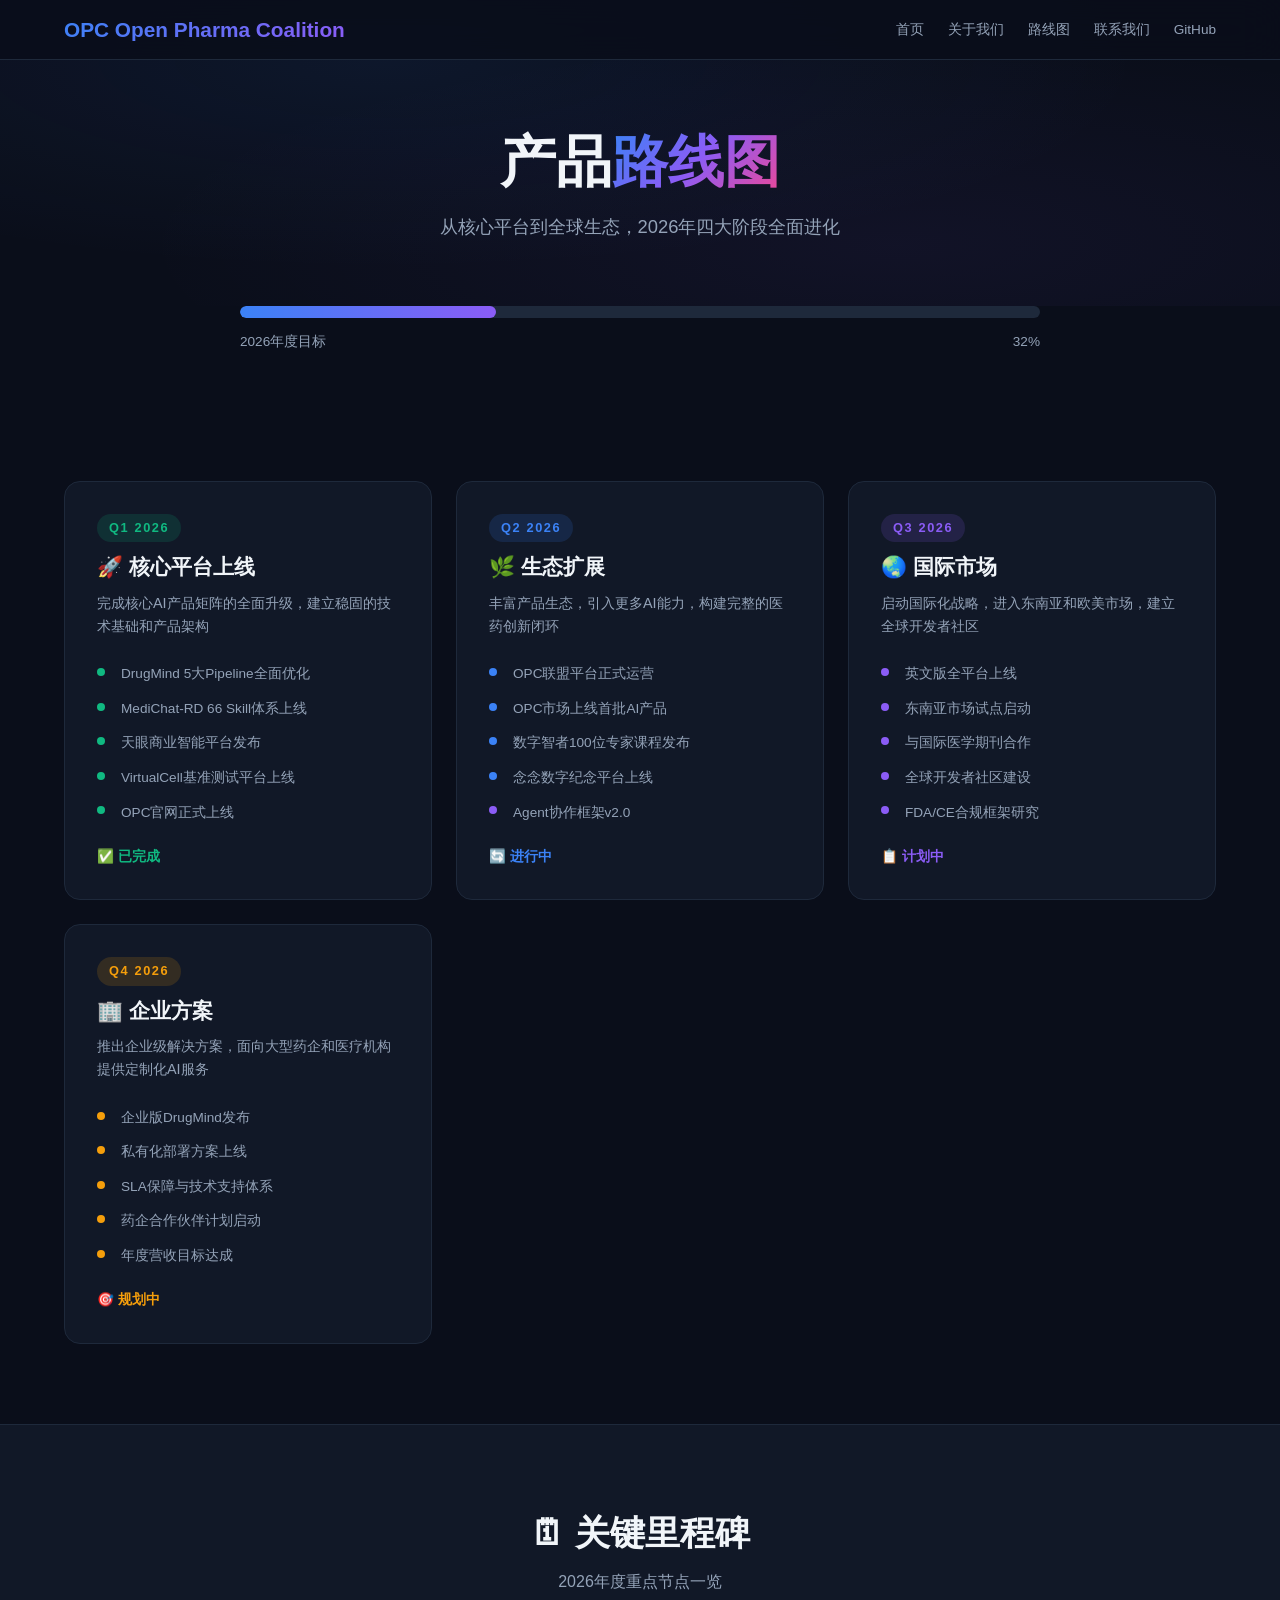
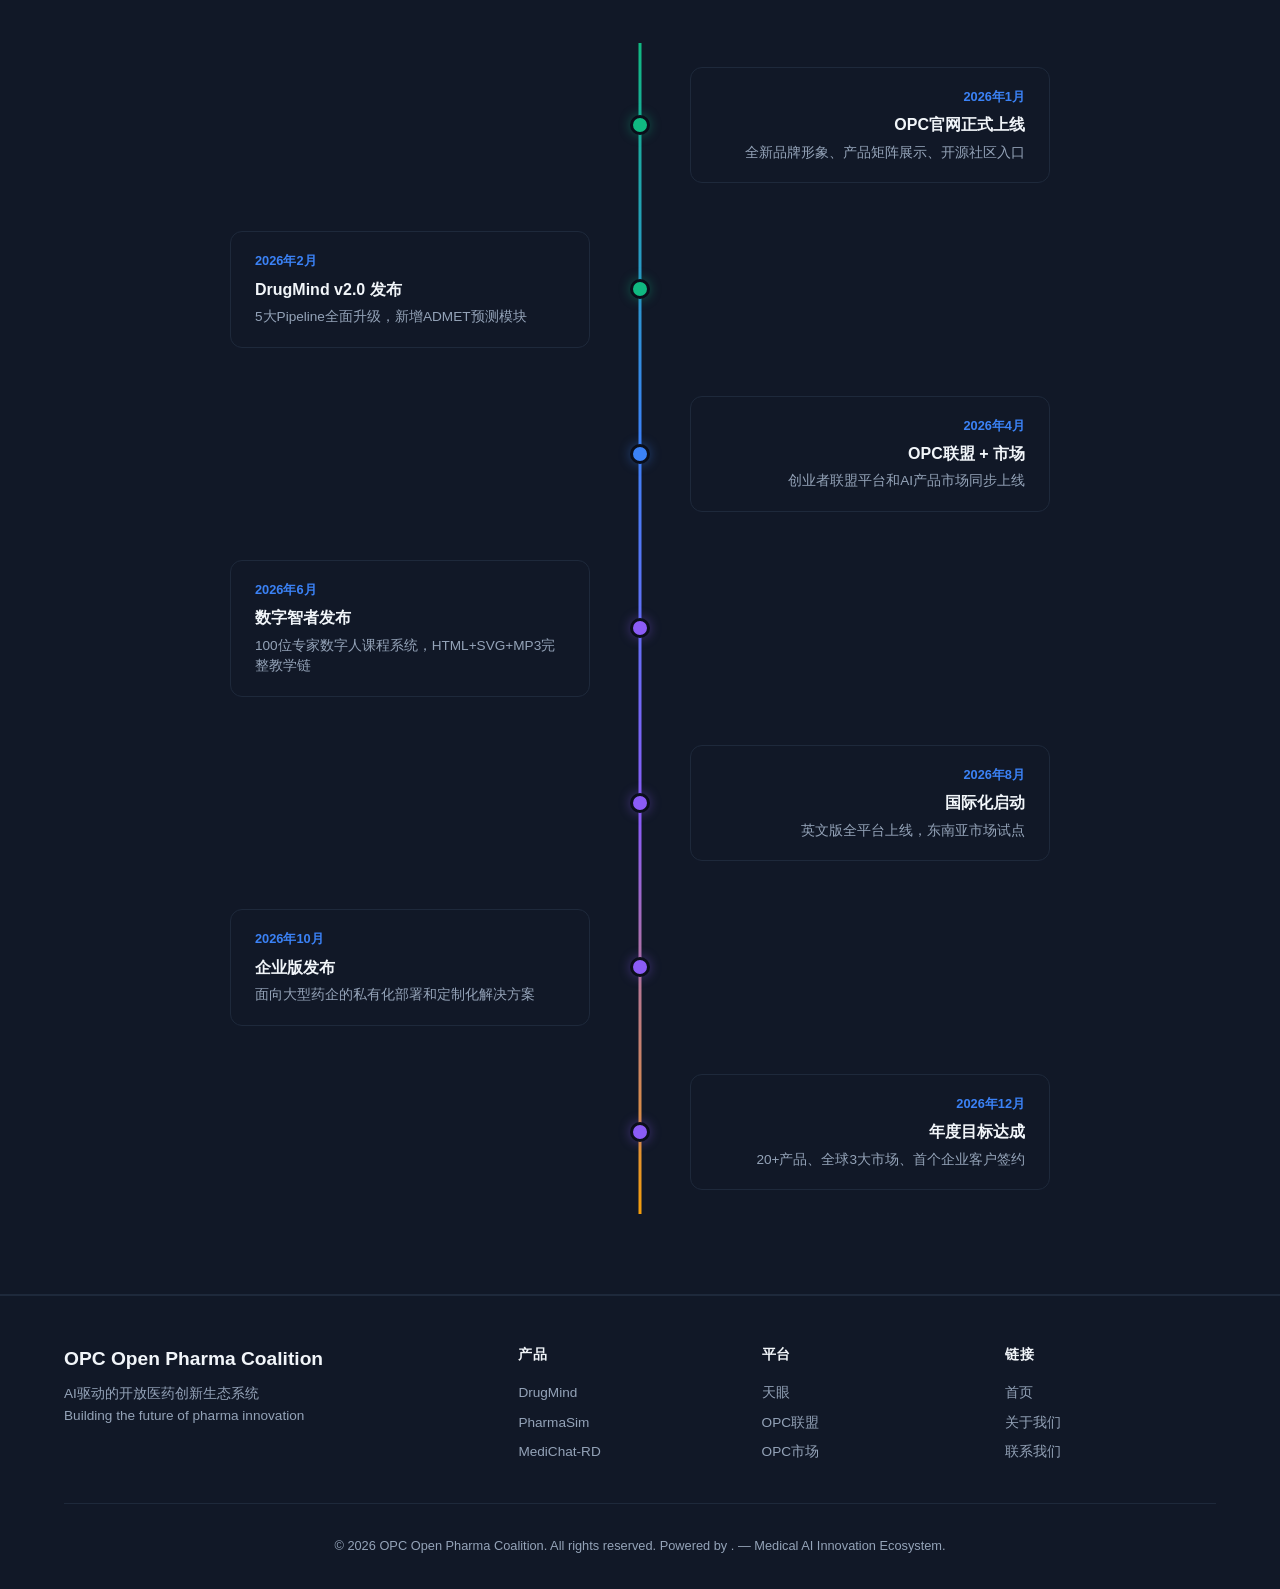
<file: docs/roadmap.html>
<!DOCTYPE html>
<html lang="zh-CN">
<head>
<meta charset="UTF-8">
<meta name="viewport" content="width=device-width, initial-scale=1.0">
<title>产品路线图 — OPC Open Pharma Coalition</title>
<meta name="description" content="OPC开放医药联盟2026年产品路线图，从核心平台到全球生态的进化之路">
<link rel="icon" href="data:image/svg+xml,<svg xmlns='http://www.w3.org/2000/svg' viewBox='0 0 100 100'><text y='.9em' font-size='90'>⚗️</text></svg>">
<style>
*{margin:0;padding:0;box-sizing:border-box}
:root{--bg:#0a0e1a;--bg2:#111827;--bg3:#1e293b;--text:#f1f5f9;--text2:#94a3b8;--accent:#3b82f6;--accent2:#8b5cf6;--green:#10b981;--cyan:#06b6d4;--orange:#f59e0b;--pink:#ec4899;--border:#1e293b;--glass:rgba(255,255,255,0.03)}
body{font-family:-apple-system,'SF Pro Display','Segoe UI',sans-serif;background:var(--bg);color:var(--text);line-height:1.6;overflow-x:hidden}
a{color:var(--accent);text-decoration:none;transition:color .2s}a:hover{color:var(--cyan)}
.container{max-width:1200px;margin:0 auto;padding:0 1.5rem}

/* NAV */
nav{position:fixed;top:0;left:0;right:0;z-index:100;background:rgba(10,14,26,.85);backdrop-filter:blur(20px);border-bottom:1px solid var(--border);padding:.8rem 0}
nav .inner{max-width:1200px;margin:0 auto;padding:0 1.5rem;display:flex;align-items:center;justify-content:space-between}
nav .logo{font-size:1.3rem;font-weight:700;background:linear-gradient(135deg,var(--accent),var(--accent2));-webkit-background-clip:text;-webkit-text-fill-color:transparent}
nav .links{display:flex;gap:1.5rem}nav .links a{color:var(--text2);font-size:.85rem;font-weight:500;transition:color .2s}nav .links a:hover{color:var(--text)}
.hamburger{display:none;cursor:pointer;font-size:1.5rem;color:var(--text)}
@media(max-width:768px){nav .links{display:none;position:absolute;top:100%;left:0;right:0;background:var(--bg2);flex-direction:column;padding:1rem;gap:.8rem;border-bottom:1px solid var(--border)}nav .links.open{display:flex}.hamburger{display:block}}

/* HERO */
.hero{padding:8rem 0 4rem;text-align:center;position:relative;overflow:hidden}
.hero::before{content:'';position:absolute;top:0;left:0;right:0;bottom:0;background:radial-gradient(ellipse at 30% 20%,rgba(59,130,246,.08) 0%,transparent 60%),radial-gradient(ellipse at 70% 80%,rgba(139,92,246,.06) 0%,transparent 60%)}
.hero-content{position:relative;z-index:1;max-width:800px;margin:0 auto}
.hero h1{font-size:clamp(2.2rem,5vw,3.5rem);font-weight:800;line-height:1.2;margin-bottom:1rem}
.hero h1 .gradient{background:linear-gradient(135deg,var(--accent),var(--accent2),var(--pink));-webkit-background-clip:text;-webkit-text-fill-color:transparent}
.hero .subtitle{font-size:1.15rem;color:var(--text2);max-width:600px;margin:0 auto;line-height:1.7}

/* SECTIONS */
section{padding:5rem 0}
.section-header{text-align:center;margin-bottom:3rem}
.section-header h2{font-size:2.2rem;font-weight:700;margin-bottom:.5rem}
.section-header p{color:var(--text2);max-width:600px;margin:0 auto}

/* PROGRESS BAR */
.progress-overview{max-width:800px;margin:0 auto 3rem}
.progress-bar-bg{width:100%;height:12px;background:var(--bg3);border-radius:6px;overflow:hidden;margin-bottom:.8rem}
.progress-bar-fill{height:100%;border-radius:6px;background:linear-gradient(90deg,var(--accent),var(--accent2));width:0;transition:width 1.5s ease}
.progress-label{display:flex;justify-content:space-between;color:var(--text2);font-size:.85rem}

/* ROADMAP CARDS */
.roadmap-grid{display:grid;grid-template-columns:repeat(auto-fill,minmax(280px,1fr));gap:1.5rem}
.roadmap-card{background:var(--bg2);border:1px solid var(--border);border-radius:16px;padding:2rem;position:relative;overflow:hidden;transition:all .3s}
.roadmap-card:hover{transform:translateY(-4px);border-color:var(--accent);box-shadow:0 10px 40px rgba(59,130,246,.1)}
.roadmap-card::before{content:'';position:absolute;top:0;left:0;right:0;height:3px;background:linear-gradient(90deg,var(--accent),var(--accent2));opacity:0;transition:opacity .3s}
.roadmap-card:hover::before{opacity:1}
.roadmap-card .quarter{font-size:.8rem;font-weight:600;text-transform:uppercase;letter-spacing:.1rem;margin-bottom:.5rem;display:inline-block;padding:.25rem .75rem;border-radius:20px}
.quarter-done{background:rgba(16,185,129,.15);color:var(--green)}
.quarter-progress{background:rgba(59,130,246,.15);color:var(--accent)}
.quarter-future{background:rgba(139,92,246,.15);color:var(--accent2)}
.quarter-later{background:rgba(245,158,11,.15);color:var(--orange)}
.roadmap-card h3{font-size:1.3rem;font-weight:700;margin-bottom:.5rem}
.roadmap-card .desc{color:var(--text2);font-size:.9rem;line-height:1.6;margin-bottom:1.2rem}
.roadmap-card .milestones{list-style:none;padding:0}
.roadmap-card .milestones li{padding:.4rem 0;padding-left:1.5rem;position:relative;color:var(--text2);font-size:.85rem}
.roadmap-card .milestones li::before{content:'';position:absolute;left:0;top:.7rem;width:8px;height:8px;border-radius:50%}
.milestone-done::before{background:var(--green)}
.milestone-progress::before{background:var(--accent)}
.milestone-future::before{background:var(--accent2)}
.milestone-later::before{background:var(--orange)}
.roadmap-card .status{margin-top:1rem;display:flex;align-items:center;gap:.5rem;font-size:.85rem;font-weight:600}
.status-done{color:var(--green)}
.status-progress{color:var(--accent)}
.status-future{color:var(--accent2)}
.status-later{color:var(--orange)}

/* MILESTONES TIMELINE */
.timeline-vertical{position:relative;max-width:900px;margin:0 auto}
.timeline-vertical::before{content:'';position:absolute;left:50%;top:0;bottom:0;width:3px;background:linear-gradient(to bottom,var(--green),var(--accent),var(--accent2),var(--orange));transform:translateX(-50%)}
.tl-item{position:relative;padding:1.5rem 0;display:flex;align-items:center}
.tl-item:nth-child(odd){flex-direction:row-reverse;text-align:right}
.tl-item:nth-child(odd) .tl-content{margin-right:2.5rem}
.tl-item:nth-child(even) .tl-content{margin-left:2.5rem}
.tl-content{flex:1;background:var(--bg2);border:1px solid var(--border);border-radius:12px;padding:1.2rem 1.5rem;max-width:360px}
.tl-dot{position:absolute;left:50%;transform:translateX(-50%);width:20px;height:20px;border-radius:50%;border:3px solid var(--bg);z-index:2}
.tl-dot-done{background:var(--green);box-shadow:0 0 12px rgba(16,185,129,.4)}
.tl-dot-progress{background:var(--accent);box-shadow:0 0 12px rgba(59,130,246,.4)}
.tl-dot-future{background:var(--accent2);box-shadow:0 0 12px rgba(139,92,246,.4)}
.tl-content h3{font-size:1rem;font-weight:700;margin-bottom:.3rem}
.tl-content .tl-date{color:var(--accent);font-size:.8rem;font-weight:600;margin-bottom:.3rem}
.tl-content p{color:var(--text2);font-size:.85rem;line-height:1.5}

/* FOOTER */
footer{background:var(--bg2);border-top:1px solid var(--border);padding:3rem 0 2rem}
.footer-grid{display:grid;grid-template-columns:2fr 1fr 1fr 1fr;gap:2rem;margin-bottom:2rem}
.footer-brand .logo{font-size:1.2rem;font-weight:700;margin-bottom:.5rem}
.footer-brand p{color:var(--text2);font-size:.85rem}
.footer-col h4{font-size:.85rem;font-weight:600;text-transform:uppercase;letter-spacing:.05rem;margin-bottom:1rem;color:var(--text)}
.footer-col a{display:block;color:var(--text2);font-size:.85rem;margin-bottom:.5rem;transition:color .2s}
.footer-col a:hover{color:var(--text)}
.footer-bottom{text-align:center;padding-top:2rem;border-top:1px solid var(--border);color:var(--text2);font-size:.8rem}
@media(max-width:768px){.footer-grid{grid-template-columns:1fr 1fr}.timeline-vertical::before{left:20px}.tl-dot{left:20px}.tl-item,.tl-item:nth-child(odd){flex-direction:row;text-align:left}.tl-content{margin-left:3rem!important;margin-right:0!important;max-width:100%}}
</style>
</head>
<body>

<!-- NAV -->
<nav>
<div class="inner">
<div class="logo"><a href="index.html" style="color:inherit;text-decoration:none">OPC Open Pharma Coalition</a></div>
<div class="hamburger" onclick="document.querySelector('.links').classList.toggle('open')">☰</div>
<div class="links">
<a href="index.html">首页</a>
<a href="about.html">关于我们</a>
<a href="roadmap.html">路线图</a>
<a href="contact.html">联系我们</a>
<a href="https://github.com/. — Medical AI Innovation Ecosystem" target="_blank">GitHub</a>
</div>
</div>
</nav>

<!-- HERO -->
<section class="hero">
<div class="hero-content">
<h1>产品<span class="gradient">路线图</span></h1>
<p class="subtitle">从核心平台到全球生态，2026年四大阶段全面进化</p>
</div>
</section>

<!-- OVERALL PROGRESS -->
<section style="padding-top:0">
<div class="container">
<div class="progress-overview">
<div class="progress-bar-bg">
<div class="progress-bar-fill" id="progressFill"></div>
</div>
<div class="progress-label">
<span>2026年度目标</span>
<span id="progressText">0%</span>
</div>
</div>
</div>
</section>

<!-- ROADMAP QUARTERS -->
<section style="padding-top:0">
<div class="container">
<div class="roadmap-grid">

<!-- Q1 -->
<div class="roadmap-card">
<span class="quarter quarter-done">Q1 2026</span>
<h3>🚀 核心平台上线</h3>
<div class="desc">完成核心AI产品矩阵的全面升级，建立稳固的技术基础和产品架构</div>
<ul class="milestones">
<li class="milestone-done">DrugMind 5大Pipeline全面优化</li>
<li class="milestone-done">MediChat-RD 66 Skill体系上线</li>
<li class="milestone-done">天眼商业智能平台发布</li>
<li class="milestone-done">VirtualCell基准测试平台上线</li>
<li class="milestone-done">OPC官网正式上线</li>
</ul>
<div class="status status-done">✅ 已完成</div>
</div>

<!-- Q2 -->
<div class="roadmap-card">
<span class="quarter quarter-progress">Q2 2026</span>
<h3>🌿 生态扩展</h3>
<div class="desc">丰富产品生态，引入更多AI能力，构建完整的医药创新闭环</div>
<ul class="milestones">
<li class="milestone-progress">OPC联盟平台正式运营</li>
<li class="milestone-progress">OPC市场上线首批AI产品</li>
<li class="milestone-progress">数字智者100位专家课程发布</li>
<li class="milestone-progress">念念数字纪念平台上线</li>
<li class="milestone-future">Agent协作框架v2.0</li>
</ul>
<div class="status status-progress">🔄 进行中</div>
</div>

<!-- Q3 -->
<div class="roadmap-card">
<span class="quarter quarter-future">Q3 2026</span>
<h3>🌏 国际市场</h3>
<div class="desc">启动国际化战略，进入东南亚和欧美市场，建立全球开发者社区</div>
<ul class="milestones">
<li class="milestone-future">英文版全平台上线</li>
<li class="milestone-future">东南亚市场试点启动</li>
<li class="milestone-future">与国际医学期刊合作</li>
<li class="milestone-future">全球开发者社区建设</li>
<li class="milestone-future">FDA/CE合规框架研究</li>
</ul>
<div class="status status-future">📋 计划中</div>
</div>

<!-- Q4 -->
<div class="roadmap-card">
<span class="quarter quarter-later">Q4 2026</span>
<h3>🏢 企业方案</h3>
<div class="desc">推出企业级解决方案，面向大型药企和医疗机构提供定制化AI服务</div>
<ul class="milestones">
<li class="milestone-later">企业版DrugMind发布</li>
<li class="milestone-later">私有化部署方案上线</li>
<li class="milestone-later">SLA保障与技术支持体系</li>
<li class="milestone-later">药企合作伙伴计划启动</li>
<li class="milestone-later">年度营收目标达成</li>
</ul>
<div class="status status-later">🎯 规划中</div>
</div>

</div>
</div>
</section>

<!-- KEY MILESTONES TIMELINE -->
<section style="background:var(--bg2);border-top:1px solid var(--border);border-bottom:1px solid var(--border)">
<div class="container">
<div class="section-header">
<h2>🗓 关键里程碑</h2>
<p>2026年度重点节点一览</p>
</div>
<div class="timeline-vertical">

<div class="tl-item">
<div class="tl-dot tl-dot-done"></div>
<div class="tl-content">
<div class="tl-date">2026年1月</div>
<h3>OPC官网正式上线</h3>
<p>全新品牌形象、产品矩阵展示、开源社区入口</p>
</div>
</div>

<div class="tl-item">
<div class="tl-dot tl-dot-done"></div>
<div class="tl-content">
<div class="tl-date">2026年2月</div>
<h3>DrugMind v2.0 发布</h3>
<p>5大Pipeline全面升级，新增ADMET预测模块</p>
</div>
</div>

<div class="tl-item">
<div class="tl-dot tl-dot-progress"></div>
<div class="tl-content">
<div class="tl-date">2026年4月</div>
<h3>OPC联盟 + 市场</h3>
<p>创业者联盟平台和AI产品市场同步上线</p>
</div>
</div>

<div class="tl-item">
<div class="tl-dot tl-dot-future"></div>
<div class="tl-content">
<div class="tl-date">2026年6月</div>
<h3>数字智者发布</h3>
<p>100位专家数字人课程系统，HTML+SVG+MP3完整教学链</p>
</div>
</div>

<div class="tl-item">
<div class="tl-dot tl-dot-future"></div>
<div class="tl-content">
<div class="tl-date">2026年8月</div>
<h3>国际化启动</h3>
<p>英文版全平台上线，东南亚市场试点</p>
</div>
</div>

<div class="tl-item">
<div class="tl-dot tl-dot-future"></div>
<div class="tl-content">
<div class="tl-date">2026年10月</div>
<h3>企业版发布</h3>
<p>面向大型药企的私有化部署和定制化解决方案</p>
</div>
</div>

<div class="tl-item">
<div class="tl-dot tl-dot-future"></div>
<div class="tl-content">
<div class="tl-date">2026年12月</div>
<h3>年度目标达成</h3>
<p>20+产品、全球3大市场、首个企业客户签约</p>
</div>
</div>

</div>
</div>
</section>

<!-- FOOTER -->
<footer>
<div class="container">
<div class="footer-grid">
<div class="footer-brand">
<div class="logo">OPC Open Pharma Coalition</div>
<p>AI驱动的开放医药创新生态系统<br>Building the future of pharma innovation</p>
</div>
<div class="footer-col">
<h4>产品</h4>
<a href="https://mokangmedical.github.io/DrugMind/">DrugMind</a>
<a href="https://mokangmedical.github.io/PharmaSim/">PharmaSim</a>
<a href="https://mokangmedical.github.io/medichat-rd/">MediChat-RD</a>
</div>
<div class="footer-col">
<h4>平台</h4>
<a href="https://mokangmedical.github.io/tianyan/">天眼</a>
<a href="https://mokangmedical.github.io/opc-alliance/">OPC联盟</a>
<a href="https://mokangmedical.github.io/opc-marketplace/">OPC市场</a>
</div>
<div class="footer-col">
<h4>链接</h4>
<a href="index.html">首页</a>
<a href="about.html">关于我们</a>
<a href="contact.html">联系我们</a>
</div>
</div>
<div class="footer-bottom">© 2026 OPC Open Pharma Coalition. All rights reserved. Powered by . — Medical AI Innovation Ecosystem.</div>
</div>
</footer>

<script>
// Animate progress bar on load
window.addEventListener('DOMContentLoaded', () => {
  setTimeout(() => {
    const fill = document.getElementById('progressFill');
    const text = document.getElementById('progressText');
    // Q1 done (25%) + Q2 ~40% done = ~35% overall
    const target = 35;
    let current = 0;
    const timer = setInterval(() => {
      current += 1;
      if (current >= target) { current = target; clearInterval(timer); }
      fill.style.width = current + '%';
      text.textContent = current + '%';
    }, 30);
  }, 500);
});
</script>
<script src="https://mokangmedical.github.io/opc-homepage/opc-nav.js"></script>
</body>
</html>
</file>
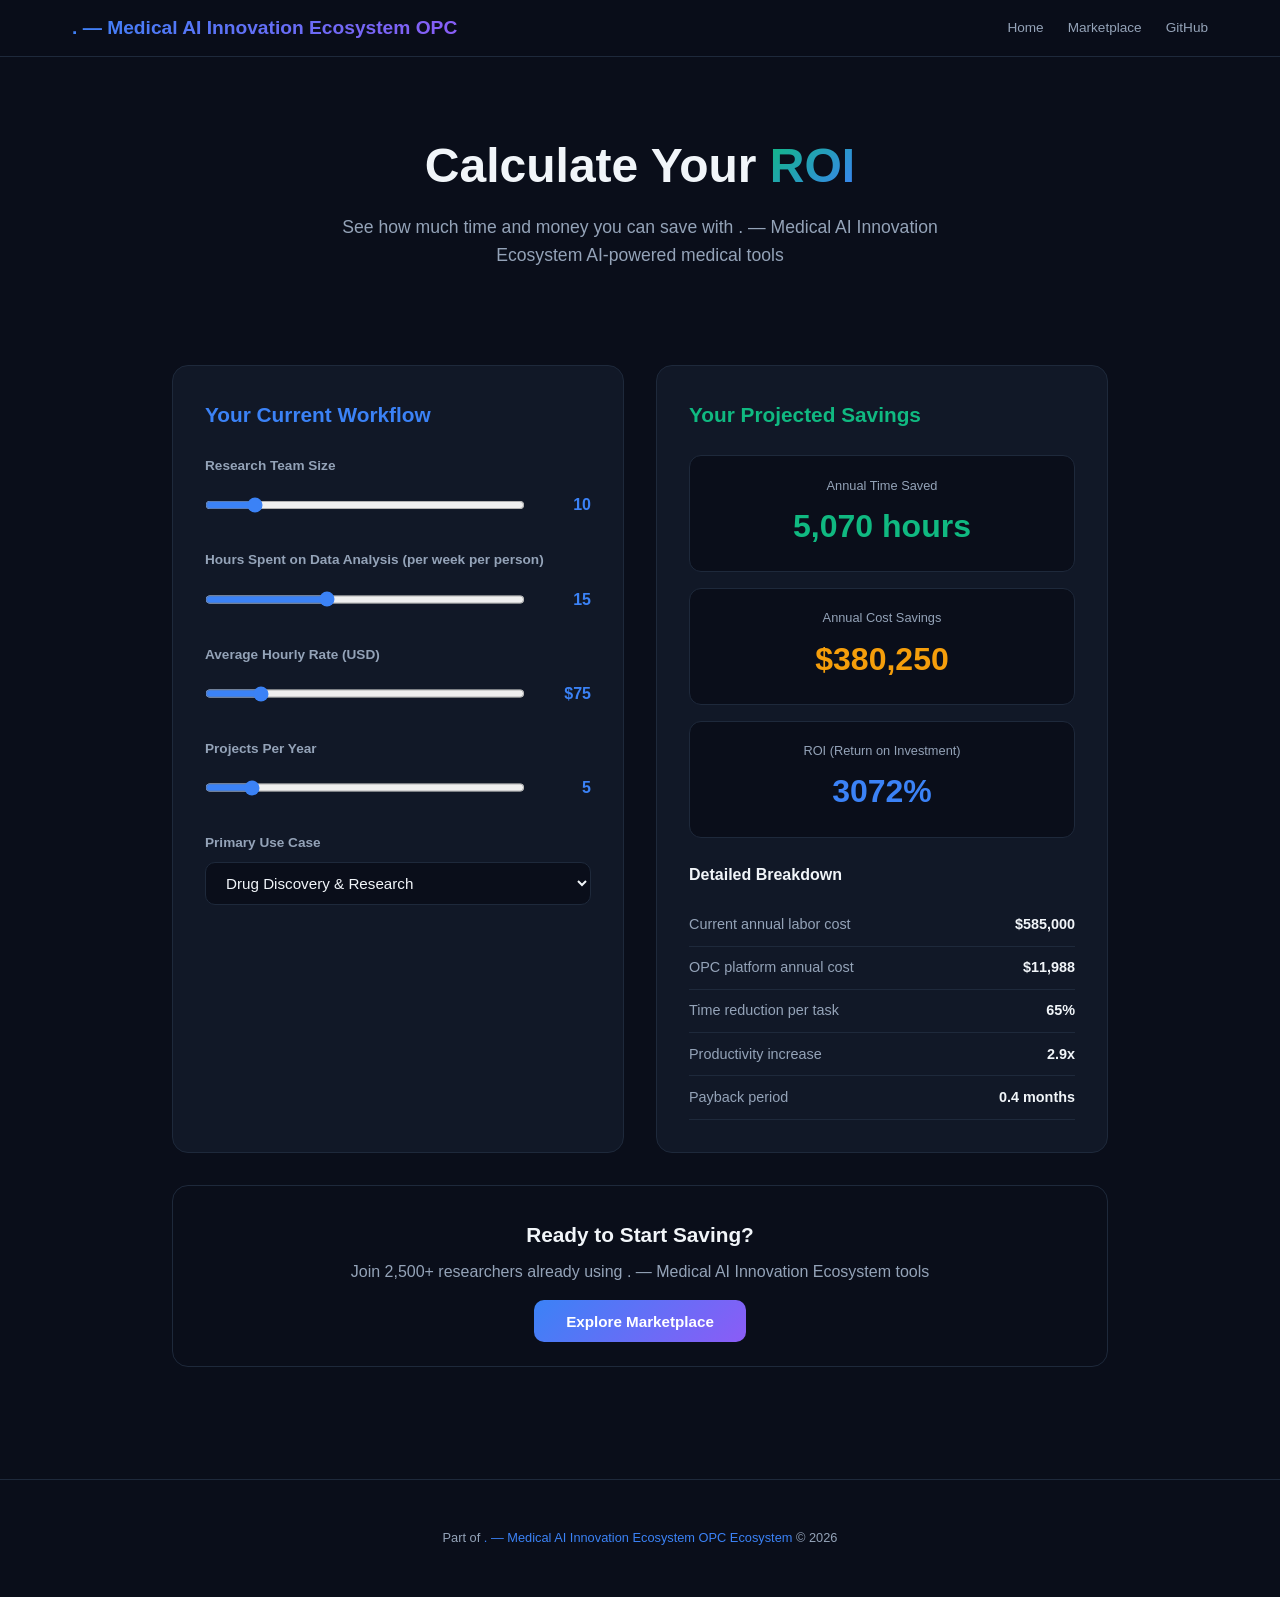
<file: docs/roi-calculator.html>
<!DOCTYPE html>
<html lang="en">
<head>
<meta charset="UTF-8">
<meta name="viewport" content="width=device-width, initial-scale=1.0">
<title>ROI Calculator - . — Medical AI Innovation Ecosystem OPC Ecosystem</title>
<meta name="description" content="Calculate your return on investment with . — Medical AI Innovation Ecosystem AI-powered medical tools.">
<style>
*{margin:0;padding:0;box-sizing:border-box}
:root{--bg:#0a0e1a;--bg2:#111827;--text:#f1f5f9;--dim:#94a3b8;--border:#1e293b;--accent:#3b82f6;--accent2:#8b5cf6;--green:#10b981;--gold:#f59e0b}
body{background:var(--bg);color:var(--text);font-family:-apple-system,sans-serif;line-height:1.6}
a{color:var(--accent);text-decoration:none}
nav{position:fixed;top:0;left:0;right:0;z-index:100;background:rgba(10,14,26,.92);backdrop-filter:blur(20px);border-bottom:1px solid var(--border);padding:.8rem 0}
nav .inner{max-width:1200px;margin:0 auto;padding:0 2rem;display:flex;align-items:center;justify-content:space-between}
nav .logo{font-weight:700;font-size:1.2rem;background:linear-gradient(135deg,var(--accent),var(--accent2));-webkit-background-clip:text;-webkit-text-fill-color:transparent}
nav .links{display:flex;gap:1.5rem}nav .links a{color:var(--dim);font-size:.85rem}

.hero{padding:8rem 2rem 3rem;text-align:center}
.hero h1{font-size:clamp(2rem,5vw,3rem);font-weight:800;margin-bottom:.5rem}
.hero h1 .g{background:linear-gradient(135deg,var(--green),var(--accent));-webkit-background-clip:text;-webkit-text-fill-color:transparent}
.hero p{color:var(--dim);font-size:1.1rem;max-width:600px;margin:0 auto}

.calc-container{max-width:1000px;margin:3rem auto;padding:0 2rem 4rem}
.calc-grid{display:grid;grid-template-columns:1fr 1fr;gap:2rem}
@media(max-width:768px){.calc-grid{grid-template-columns:1fr}}

.input-panel{background:var(--bg2);border:1px solid var(--border);border-radius:16px;padding:2rem}
.input-panel h2{font-size:1.3rem;font-weight:700;margin-bottom:1.5rem;color:var(--accent)}
.field{margin-bottom:1.5rem}
.field label{display:block;font-size:.85rem;font-weight:600;color:var(--dim);margin-bottom:.5rem}
.field input,.field select{width:100%;padding:.7rem 1rem;border-radius:10px;border:1px solid var(--border);background:var(--bg);color:var(--text);font-size:.95rem;outline:none;transition:border-color .2s}
.field input:focus,.field select:focus{border-color:var(--accent)}
.field .hint{font-size:.75rem;color:var(--dim);margin-top:.3rem}
.range-wrap{display:flex;align-items:center;gap:1rem}
.range-wrap input[type=range]{flex:1;accent-color:var(--accent)}
.range-val{min-width:50px;text-align:right;font-weight:700;color:var(--accent)}

.result-panel{background:var(--bg2);border:1px solid var(--border);border-radius:16px;padding:2rem}
.result-panel h2{font-size:1.3rem;font-weight:700;margin-bottom:1.5rem;color:var(--green)}

.result-card{background:var(--bg);border:1px solid var(--border);border-radius:12px;padding:1.2rem;margin-bottom:1rem;text-align:center}
.result-card .label{font-size:.8rem;color:var(--dim);margin-bottom:.3rem}
.result-card .value{font-size:2rem;font-weight:800}
.result-card .value.green{color:var(--green)}
.result-card .value.gold{color:var(--gold)}
.result-card .value.blue{color:var(--accent)}

.breakdown{margin-top:1.5rem}
.breakdown h3{font-size:1rem;font-weight:600;margin-bottom:1rem;color:var(--text)}
.breakdown-item{display:flex;justify-content:space-between;padding:.6rem 0;border-bottom:1px solid var(--border);font-size:.9rem}
.breakdown-item .label{color:var(--dim)}
.breakdown-item .value{font-weight:600;color:var(--text)}

.cta-section{margin-top:2rem;text-align:center;padding:2rem;background:linear-gradient(135deg,var(--accent)11,var(--accent2)11);border-radius:16px;border:1px solid var(--border)}
.cta-section h3{font-size:1.3rem;font-weight:700;margin-bottom:.5rem}
.cta-section p{color:var(--dim);margin-bottom:1.5rem}
.btn{padding:.8rem 2rem;border-radius:10px;font-weight:600;cursor:pointer;transition:all .3s;border:none;font-size:.95rem}
.btn-primary{background:linear-gradient(135deg,var(--accent),var(--accent2));color:#fff}
.btn-primary:hover{transform:translateY(-2px);box-shadow:0 4px 20px rgba(59,130,246,.4)}

footer{padding:3rem 2rem;text-align:center;color:var(--dim);font-size:.8rem;border-top:1px solid var(--border)}
</style>
</head>
<body>
<nav><div class="inner"><span class="logo">. — Medical AI Innovation Ecosystem OPC</span><div class="links"><a href="https://mokangmedical.github.io/opc-homepage/">Home</a><a href="https://mokangmedical.github.io/opc-marketplace/">Marketplace</a><a href="https://github.com/. — Medical AI Innovation Ecosystem" target="_blank">GitHub</a></div></div></nav>

<section class="hero">
<h1>Calculate Your <span class="g">ROI</span></h1>
<p>See how much time and money you can save with . — Medical AI Innovation Ecosystem AI-powered medical tools</p>
</section>

<div class="calc-container">
<div class="calc-grid">
  <div class="input-panel">
    <h2>Your Current Workflow</h2>
    
    <div class="field">
      <label>Research Team Size</label>
      <div class="range-wrap">
        <input type="range" id="teamSize" min="1" max="100" value="10">
        <span class="range-val" id="teamSizeVal">10</span>
      </div>
    </div>
    
    <div class="field">
      <label>Hours Spent on Data Analysis (per week per person)</label>
      <div class="range-wrap">
        <input type="range" id="hoursAnalysis" min="1" max="40" value="15">
        <span class="range-val" id="hoursAnalysisVal">15</span>
      </div>
    </div>
    
    <div class="field">
      <label>Average Hourly Rate (USD)</label>
      <div class="range-wrap">
        <input type="range" id="hourlyRate" min="20" max="500" value="75" step="5">
        <span class="range-val" id="hourlyRateVal">$75</span>
      </div>
    </div>
    
    <div class="field">
      <label>Projects Per Year</label>
      <div class="range-wrap">
        <input type="range" id="projectsYear" min="1" max="50" value="5">
        <span class="range-val" id="projectsYearVal">5</span>
      </div>
    </div>
    
    <div class="field">
      <label>Primary Use Case</label>
      <select id="useCase">
        <option value="research">Drug Discovery & Research</option>
        <option value="clinical">Clinical Trials</option>
        <option value="analytics">Data Analytics</option>
        <option value="visualization">Medical Visualization</option>
      </select>
    </div>
  </div>
  
  <div class="result-panel">
    <h2>Your Projected Savings</h2>
    
    <div class="result-card">
      <div class="label">Annual Time Saved</div>
      <div class="value green" id="timeSaved">780 hours</div>
    </div>
    
    <div class="result-card">
      <div class="label">Annual Cost Savings</div>
      <div class="value gold" id="costSaved">$58,500</div>
    </div>
    
    <div class="result-card">
      <div class="label">ROI (Return on Investment)</div>
      <div class="value blue" id="roi">585%</div>
    </div>
    
    <div class="breakdown">
      <h3>Detailed Breakdown</h3>
      <div class="breakdown-item"><span class="label">Current annual labor cost</span><span class="value" id="currentCost">$390,000</span></div>
      <div class="breakdown-item"><span class="label">OPC platform annual cost</span><span class="value" id="platformCost">$11,988</span></div>
      <div class="breakdown-item"><span class="label">Time reduction per task</span><span class="value" id="timeReduction">65%</span></div>
      <div class="breakdown-item"><span class="label">Productivity increase</span><span class="value" id="productivity">3.2x</span></div>
      <div class="breakdown-item"><span class="label">Payback period</span><span class="value" id="payback">2.1 months</span></div>
    </div>
  </div>
</div>

<div class="cta-section">
  <h3>Ready to Start Saving?</h3>
  <p>Join 2,500+ researchers already using . — Medical AI Innovation Ecosystem tools</p>
  <a href="https://mokangmedical.github.io/opc-marketplace/" class="btn btn-primary">Explore Marketplace</a>
</div>
</div>

<footer><p>Part of <a href="https://mokangmedical.github.io/opc-homepage/">. — Medical AI Innovation Ecosystem OPC Ecosystem</a> &copy; 2026</p></footer>

<script>
const inputs = {
  teamSize: document.getElementById('teamSize'),
  hoursAnalysis: document.getElementById('hoursAnalysis'),
  hourlyRate: document.getElementById('hourlyRate'),
  projectsYear: document.getElementById('projectsYear'),
  useCase: document.getElementById('useCase')
};

const vals = {
  teamSize: document.getElementById('teamSizeVal'),
  hoursAnalysis: document.getElementById('hoursAnalysisVal'),
  hourlyRate: document.getElementById('hourlyRateVal'),
  projectsYear: document.getElementById('projectsYearVal')
};

const efficiency = {research: 0.65, clinical: 0.55, analytics: 0.70, visualization: 0.60};
const platformCosts = {research: 11988, clinical: 9996, analytics: 5988, visualization: 5988};

function update() {
  const team = +inputs.teamSize.value;
  const hours = +inputs.hoursAnalysis.value;
  const rate = +inputs.hourlyRate.value;
  const projects = +inputs.projectsYear.value;
  const useCase = inputs.useCase.value;
  
  vals.teamSize.textContent = team;
  vals.hoursAnalysis.textContent = hours;
  vals.hourlyRate.textContent = '$' + rate;
  vals.projectsYear.textContent = projects;
  
  const eff = efficiency[useCase];
  const annualHours = team * hours * 52;
  const timeSaved = Math.round(annualHours * eff);
  const costSaved = timeSaved * rate;
  const currentCost = annualHours * rate;
  const platCost = platformCosts[useCase];
  const roi = Math.round((costSaved - platCost) / platCost * 100);
  const payback = (platCost / (costSaved / 12)).toFixed(1);
  
  document.getElementById('timeSaved').textContent = timeSaved.toLocaleString() + ' hours';
  document.getElementById('costSaved').textContent = '$' + costSaved.toLocaleString();
  document.getElementById('roi').textContent = roi + '%';
  document.getElementById('currentCost').textContent = '$' + currentCost.toLocaleString();
  document.getElementById('platformCost').textContent = '$' + platCost.toLocaleString();
  document.getElementById('timeReduction').textContent = Math.round(eff * 100) + '%';
  document.getElementById('productivity').textContent = (1 / (1 - eff)).toFixed(1) + 'x';
  document.getElementById('payback').textContent = payback + ' months';
}

Object.values(inputs).forEach(el => el.addEventListener('input', update));
update();
</script>
</body>
</html>
</file>
<file: docs/shared-design-system.css>
/* MoKangMedical Design System v3.0 - World Class */
:root {
  --primary: #0a1628; --primary-light: #1a2d4a;
  --accent: #3b82f6; --accent-light: #60a5fa; --accent-glow: rgba(59,130,246,0.3);
  --accent-2: #8b5cf6; --accent-3: #06b6d4; --accent-4: #10b981;
  --text: #e2e8f0; --text-muted: #94a3b8; --text-dim: #64748b;
  --bg: #0f172a; --bg-card: #1e293b; --bg-card-hover: #334155;
  --bg-elevated: #162032;
  --border: #334155; --border-light: #475569;
  --success: #10b981; --warning: #f59e0b; --error: #ef4444;
  --gradient: linear-gradient(135deg, #3b82f6, #8b5cf6);
  --gradient-2: linear-gradient(135deg, #06b6d4, #3b82f6);
  --gradient-3: linear-gradient(135deg, #8b5cf6, #ec4899);
  --gradient-warm: linear-gradient(135deg, #f59e0b, #ef4444);
  --radius: 12px; --radius-lg: 20px; --radius-xl: 28px;
  --shadow: 0 4px 24px rgba(0,0,0,0.3);
  --shadow-lg: 0 8px 40px rgba(0,0,0,0.4);
  --shadow-glow: 0 0 40px rgba(59,130,246,0.15);
}
*, *::before, *::after { box-sizing: border-box; margin: 0; padding: 0; }
html { scroll-behavior: smooth; font-size: 16px; }
body {
  font-family: -apple-system, BlinkMacSystemFont, 'Segoe UI', system-ui, sans-serif;
  background: var(--bg); color: var(--text); line-height: 1.6;
  -webkit-font-smoothing: antialiased; -moz-osx-font-smoothing: grayscale;
  overflow-x: hidden;
}
a { color: var(--accent-light); text-decoration: none; transition: color 0.2s; }
a:hover { color: #93c5fd; }
img { max-width: 100%; height: auto; }

/* === NAVIGATION === */
.eco-nav {
  position: fixed; top: 0; left: 0; right: 0; z-index: 1000;
  background: rgba(15,23,42,0.92); backdrop-filter: blur(16px);
  border-bottom: 1px solid var(--border); padding: 0 2rem;
  display: flex; align-items: center; height: 60px;
  transition: background 0.3s, box-shadow 0.3s;
}
.eco-nav.scrolled {
  background: rgba(15,23,42,0.98);
  box-shadow: 0 2px 20px rgba(0,0,0,0.3);
}
.eco-nav .nav-brand {
  font-weight: 800; font-size: 1.15rem; color: var(--text);
  margin-right: auto; display: flex; align-items: center; gap: 0.5rem;
}
.eco-nav .nav-brand .brand-dot {
  width: 8px; height: 8px; border-radius: 50%;
  background: var(--gradient); display: inline-block;
}
.eco-nav .nav-links { display: flex; gap: 1.75rem; align-items: center; }
.eco-nav .nav-links a { color: var(--text-muted); font-size: 0.9rem; position: relative; }
.eco-nav .nav-links a:hover,
.eco-nav .nav-links a.active { color: var(--accent-light); }
.eco-nav .nav-links a.active::after {
  content: ''; position: absolute; bottom: -4px; left: 0; right: 0;
  height: 2px; background: var(--gradient); border-radius: 1px;
}
body { padding-top: 60px; }
.nav-toggle { display: none; background: none; border: none; color: var(--text); cursor: pointer; padding: 0.5rem; }

/* === HERO === */
.hero {
  padding: 6rem 2rem 4rem; text-align: center;
  background: linear-gradient(180deg, var(--primary) 0%, var(--bg) 100%);
  position: relative; overflow: hidden;
}
.hero::before {
  content: ''; position: absolute; inset: 0;
  background: radial-gradient(ellipse 60% 50% at 30% 20%, var(--accent-glow) 0%, transparent 70%),
              radial-gradient(ellipse 50% 40% at 70% 80%, rgba(139,92,246,0.12) 0%, transparent 70%);
}
.hero::after {
  content: ''; position: absolute; inset: 0;
  background-image: radial-gradient(rgba(59,130,246,0.06) 1px, transparent 1px);
  background-size: 30px 30px;
  mask-image: linear-gradient(180deg, transparent 0%, rgba(0,0,0,0.3) 50%, transparent 100%);
}
.hero > * { position: relative; z-index: 1; }
.hero h1 {
  font-size: clamp(2.5rem, 6vw, 4.5rem); font-weight: 900; margin-bottom: 1.25rem;
  background: var(--gradient); -webkit-background-clip: text;
  -webkit-text-fill-color: transparent; background-clip: text;
  line-height: 1.1; letter-spacing: -0.02em;
}
.hero .subtitle {
  font-size: 1.25rem; color: var(--text-muted); max-width: 700px;
  margin: 0 auto 2.5rem; line-height: 1.7;
}
.hero .badge {
  display: inline-flex; align-items: center; gap: 0.5rem;
  background: var(--accent-glow); border: 1px solid rgba(59,130,246,0.4);
  color: var(--accent-light); padding: 0.4rem 1.2rem;
  border-radius: 24px; font-size: 0.85rem; margin-bottom: 1.5rem;
  font-weight: 500;
}
.hero .badge .badge-dot {
  width: 6px; height: 6px; border-radius: 50%;
  background: var(--success); animation: pulse-dot 2s ease-in-out infinite;
}
@keyframes pulse-dot {
  0%, 100% { opacity: 1; transform: scale(1); }
  50% { opacity: 0.6; transform: scale(1.4); }
}

/* === BUTTONS === */
.btn {
  display: inline-flex; align-items: center; gap: 0.5rem;
  padding: 0.85rem 2rem; border-radius: 10px; font-weight: 600;
  font-size: 0.95rem; transition: all 0.3s; cursor: pointer; border: none;
  text-decoration: none; position: relative; overflow: hidden;
}
.btn-primary {
  background: var(--gradient); color: #fff;
  box-shadow: 0 4px 15px var(--accent-glow);
}
.btn-primary:hover {
  transform: translateY(-2px); box-shadow: 0 8px 30px var(--accent-glow); color: #fff;
}
.btn-primary::after {
  content: ''; position: absolute; inset: 0;
  background: linear-gradient(135deg, rgba(255,255,255,0.15), transparent);
  opacity: 0; transition: opacity 0.3s;
}
.btn-primary:hover::after { opacity: 1; }
.btn-outline { background: transparent; border: 1px solid var(--border); color: var(--text); }
.btn-outline:hover { border-color: var(--accent); color: var(--accent-light); background: var(--accent-glow); }
.btn-ghost { background: transparent; color: var(--text-muted); border: none; padding: 0.5rem 1rem; }
.btn-ghost:hover { color: var(--accent-light); }
.btn-group { display: flex; gap: 1rem; justify-content: center; flex-wrap: wrap; }
.btn-sm { padding: 0.6rem 1.25rem; font-size: 0.85rem; border-radius: 8px; }
.btn-icon { width: 40px; height: 40px; padding: 0; display: inline-flex; align-items: center; justify-content: center; border-radius: 50%; }

/* === SECTIONS === */
.section { padding: 5rem 2rem; max-width: 1200px; margin: 0 auto; }
.section-title { font-size: 2.25rem; font-weight: 800; text-align: center; margin-bottom: 0.5rem; letter-spacing: -0.01em; }
.section-desc { color: var(--text-muted); text-align: center; max-width: 600px; margin: 0 auto 3rem; font-size: 1.05rem; }
.section-label {
  display: inline-flex; align-items: center; gap: 0.5rem;
  color: var(--accent-light); font-size: 0.85rem; font-weight: 600;
  text-transform: uppercase; letter-spacing: 0.1em; margin-bottom: 0.75rem;
}
.section-full { max-width: 100%; padding: 5rem 0; }

/* === CARDS === */
.card-grid { display: grid; grid-template-columns: repeat(auto-fit, minmax(300px, 1fr)); gap: 1.5rem; }
.card {
  background: var(--bg-card); border: 1px solid var(--border);
  border-radius: var(--radius); padding: 2rem;
  transition: all 0.3s; position: relative;
}
.card:hover {
  border-color: var(--accent); transform: translateY(-4px);
  box-shadow: var(--shadow-lg); background: var(--bg-card-hover);
}
.card-icon { font-size: 2.5rem; margin-bottom: 1rem; }
.card h3 { font-size: 1.2rem; margin-bottom: 0.75rem; font-weight: 700; }
.card p { color: var(--text-muted); font-size: 0.95rem; }

/* === STATS === */
.stats {
  display: grid; grid-template-columns: repeat(auto-fit, minmax(150px, 1fr));
  gap: 2rem; text-align: center; padding: 3rem 0;
}
.stat-num {
  font-size: 3rem; font-weight: 900;
  background: var(--gradient); -webkit-background-clip: text;
  -webkit-text-fill-color: transparent; background-clip: text;
  font-variant-numeric: tabular-nums;
}
.stat-label { color: var(--text-muted); font-size: 0.9rem; margin-top: 0.25rem; }

/* === DOMAIN CARDS === */
.domain-grid {
  display: grid; grid-template-columns: repeat(auto-fit, minmax(320px, 1fr));
  gap: 1.5rem;
}
.domain-card {
  background: var(--bg-card); border: 1px solid var(--border);
  border-radius: var(--radius); padding: 2rem;
  transition: all 0.35s cubic-bezier(0.4, 0, 0.2, 1);
  cursor: pointer; text-decoration: none; color: var(--text);
  position: relative; overflow: hidden;
}
.domain-card::before {
  content: ''; position: absolute; top: 0; left: 0; right: 0;
  height: 3px; background: var(--gradient); opacity: 0;
  transition: opacity 0.3s;
}
.domain-card:hover {
  border-color: var(--accent); transform: translateY(-6px);
  box-shadow: var(--shadow-glow); background: var(--bg-card-hover);
}
.domain-card:hover::before { opacity: 1; }
.domain-header { display: flex; align-items: center; gap: 1rem; margin-bottom: 1rem; }
.domain-icon {
  width: 52px; height: 52px; border-radius: 14px;
  display: flex; align-items: center; justify-content: center;
  font-size: 1.75rem; flex-shrink: 0;
}
.domain-title { font-size: 1.25rem; font-weight: 700; }
.domain-count { color: var(--text-muted); font-size: 0.85rem; }
.domain-projects { display: flex; flex-wrap: wrap; gap: 0.5rem; margin-top: 1rem; }
.domain-projects span {
  padding: 0.25rem 0.75rem; border-radius: 20px;
  background: var(--bg); border: 1px solid var(--border);
  font-size: 0.8rem; color: var(--text-muted); transition: all 0.2s;
}
.domain-card:hover .domain-projects span { border-color: var(--accent); color: var(--accent-light); }

/* === TECH STACK === */
.tech-grid {
  display: grid; grid-template-columns: repeat(auto-fit, minmax(140px, 1fr));
  gap: 1rem;
}
.tech-item {
  background: var(--bg-card); border: 1px solid var(--border);
  border-radius: var(--radius); padding: 1.5rem 1rem;
  text-align: center; transition: all 0.3s;
}
.tech-item:hover {
  border-color: var(--accent); transform: translateY(-3px);
  box-shadow: var(--shadow);
}
.tech-icon { font-size: 2rem; margin-bottom: 0.5rem; }
.tech-name { font-weight: 600; font-size: 0.9rem; margin-bottom: 0.25rem; }
.tech-desc { color: var(--text-dim); font-size: 0.75rem; }

/* === CTA === */
.cta-section {
  text-align: center; padding: 5rem 2rem;
  background: linear-gradient(135deg, rgba(59,130,246,0.08), rgba(139,92,246,0.08));
  border-radius: var(--radius-xl); margin: 3rem auto; max-width: 1200px;
  border: 1px solid rgba(59,130,246,0.15); position: relative; overflow: hidden;
}
.cta-section::before {
  content: ''; position: absolute; inset: 0;
  background: radial-gradient(ellipse at 50% 50%, rgba(59,130,246,0.05), transparent 70%);
}
.cta-section > * { position: relative; z-index: 1; }
.cta-section h2 { font-size: 2.5rem; margin-bottom: 1rem; font-weight: 800; letter-spacing: -0.01em; }
.cta-section p { color: var(--text-muted); max-width: 600px; margin: 0 auto 2rem; font-size: 1.1rem; }

/* === TESTIMONIALS / FEATURES === */
.feature-strip {
  display: grid; grid-template-columns: repeat(auto-fit, minmax(250px, 1fr));
  gap: 1.5rem; margin-top: 3rem;
}
.feature-card {
  background: var(--bg-card); border: 1px solid var(--border);
  border-radius: var(--radius); padding: 1.75rem;
  transition: all 0.3s; text-align: center;
}
.feature-card:hover {
  border-color: var(--accent); transform: translateY(-3px);
  box-shadow: var(--shadow);
}
.feature-card .feat-icon { font-size: 2.5rem; margin-bottom: 1rem; }
.feature-card h3 { font-size: 1.1rem; margin-bottom: 0.5rem; }
.feature-card p { color: var(--text-muted); font-size: 0.9rem; }

/* === WORKFLOW === */
.workflow-steps {
  display: grid; grid-template-columns: repeat(auto-fit, minmax(220px, 1fr));
  gap: 2rem; margin-top: 3rem; counter-reset: step;
}
.workflow-step {
  text-align: center; padding: 1.5rem; position: relative;
}
.workflow-step::before {
  counter-increment: step; content: counter(step);
  display: flex; align-items: center; justify-content: center;
  width: 48px; height: 48px; border-radius: 50%;
  background: var(--gradient); color: #fff; font-weight: 800;
  font-size: 1.25rem; margin: 0 auto 1rem;
}
.workflow-step h3 { font-size: 1.1rem; margin-bottom: 0.5rem; }
.workflow-step p { color: var(--text-muted); font-size: 0.9rem; }

/* === FOOTER === */
.footer {
  background: var(--primary); border-top: 1px solid var(--border);
  padding: 4rem 2rem 2rem; color: var(--text-muted);
}
.footer-grid {
  max-width: 1200px; margin: 0 auto;
  display: grid; grid-template-columns: 2fr 1fr 1fr 1fr;
  gap: 3rem; padding-bottom: 3rem; border-bottom: 1px solid var(--border);
}
.footer-brand { }
.footer-brand h3 { color: var(--text); font-size: 1.2rem; margin-bottom: 0.75rem; }
.footer-brand p { font-size: 0.9rem; line-height: 1.7; }
.footer-col h4 { color: var(--text); font-size: 0.9rem; margin-bottom: 1rem; text-transform: uppercase; letter-spacing: 0.08em; }
.footer-col ul { list-style: none; }
.footer-col ul li { margin-bottom: 0.6rem; }
.footer-col ul li a { color: var(--text-muted); font-size: 0.9rem; }
.footer-col ul li a:hover { color: var(--accent-light); }
.footer-bottom {
  max-width: 1200px; margin: 0 auto;
  display: flex; justify-content: space-between; align-items: center;
  padding-top: 2rem; font-size: 0.85rem; flex-wrap: wrap; gap: 1rem;
}
.footer-bottom a { color: var(--text-muted); }
.footer-bottom a:hover { color: var(--accent-light); }
.footer-links { display: flex; gap: 2rem; justify-content: center; margin-bottom: 1.5rem; flex-wrap: wrap; }
.footer a { color: var(--text-muted); }
.footer a:hover { color: var(--accent-light); }

/* === ANIMATIONS === */
@keyframes fadeUp { from { opacity: 0; transform: translateY(30px); } to { opacity: 1; transform: translateY(0); } }
@keyframes fadeIn { from { opacity: 0; } to { opacity: 1; } }
@keyframes slideInLeft { from { opacity: 0; transform: translateX(-30px); } to { opacity: 1; transform: translateX(0); } }
@keyframes slideInRight { from { opacity: 0; transform: translateX(30px); } to { opacity: 1; transform: translateX(0); } }
@keyframes float {
  0%, 100% { transform: translateY(0); }
  50% { transform: translateY(-10px); }
}
@keyframes shimmer {
  0% { background-position: -200% center; }
  100% { background-position: 200% center; }
}
.fade-up { animation: fadeUp 0.6s ease-out both; }
.fade-in { animation: fadeIn 0.6s ease-out both; }
.slide-left { animation: slideInLeft 0.6s ease-out both; }
.slide-right { animation: slideInRight 0.6s ease-out both; }
.float { animation: float 6s ease-in-out infinite; }

/* Staggered animation delays */
.delay-1 { animation-delay: 0.1s; }
.delay-2 { animation-delay: 0.2s; }
.delay-3 { animation-delay: 0.3s; }
.delay-4 { animation-delay: 0.4s; }
.delay-5 { animation-delay: 0.5s; }
.delay-6 { animation-delay: 0.6s; }
.delay-7 { animation-delay: 0.7s; }

/* Scroll reveal */
.reveal { opacity: 0; transform: translateY(30px); transition: all 0.7s cubic-bezier(0.4, 0, 0.2, 1); }
.reveal.visible { opacity: 1; transform: translateY(0); }

/* === RESPONSIVE === */
@media (max-width: 768px) {
  .eco-nav { padding: 0 1rem; }
  .eco-nav .nav-links {
    display: none; position: fixed; top: 60px; left: 0; right: 0;
    background: rgba(15,23,42,0.98); backdrop-filter: blur(16px);
    flex-direction: column; padding: 1.5rem; gap: 0;
    border-bottom: 1px solid var(--border);
  }
  .eco-nav .nav-links.open { display: flex; }
  .eco-nav .nav-links a {
    padding: 0.75rem 0; border-bottom: 1px solid var(--border);
    width: 100%; text-align: left;
  }
  .nav-toggle { display: block; }
  .hero { padding: 4rem 1rem 2rem; }
  .hero h1 { font-size: 2.25rem; }
  .section { padding: 3rem 1rem; }
  .card-grid { grid-template-columns: 1fr; }
  .domain-grid { grid-template-columns: 1fr; }
  .footer-grid { grid-template-columns: 1fr 1fr; gap: 2rem; }
  .cta-section { padding: 3rem 1.5rem; margin: 2rem 1rem; }
  .cta-section h2 { font-size: 1.75rem; }
  .stats { grid-template-columns: repeat(2, 1fr); gap: 1.5rem; }
  .stat-num { font-size: 2.25rem; }
  .tech-grid { grid-template-columns: repeat(3, 1fr); }
}
@media (max-width: 480px) {
  .tech-grid { grid-template-columns: repeat(2, 1fr); }
  .footer-grid { grid-template-columns: 1fr; }
}

/* === HERO CARD === */
.hero-grid { display: grid; grid-template-columns: 1fr 1fr; gap: 3rem; align-items: center; max-width: 1200px; margin: 0 auto; padding: 0 2rem; }
.hero-left h1 { font-size: clamp(2.5rem, 6vw, 4rem); font-weight: 900; line-height: 1.08; margin-bottom: 1.5rem; letter-spacing: -0.02em; }
.hero-left h1 span { background: var(--gradient); -webkit-background-clip: text; -webkit-text-fill-color: transparent; background-clip: text; }
.hero-right { position: relative; }
.hero-card {
  background: var(--bg-card); border: 1px solid var(--border);
  border-radius: var(--radius-lg); padding: 2rem;
  transform: rotate(1.5deg); box-shadow: var(--shadow-lg);
  position: relative;
}
.hero-card::before {
  content: ''; position: absolute; top: -1px; left: -1px; right: -1px;
  height: 3px; background: var(--gradient); border-radius: var(--radius-lg) var(--radius-lg) 0 0;
}
.hero-card pre {
  font-family: 'SF Mono', 'Cascadia Code', 'Fira Code', monospace;
  font-size: 0.85rem; color: var(--accent-light); line-height: 1.7;
  overflow-x: auto;
}
.hero-card .terminal-header {
  display: flex; gap: 0.5rem; margin-bottom: 1.25rem;
  padding-bottom: 1rem; border-bottom: 1px solid var(--border);
}
.hero-card .terminal-dot { width: 10px; height: 10px; border-radius: 50%; }
.hero-card .terminal-dot.red { background: #ef4444; }
.hero-card .terminal-dot.yellow { background: #f59e0b; }
.hero-card .terminal-dot.green { background: #10b981; }

@media (max-width: 768px) {
  .hero-grid { grid-template-columns: 1fr; }
  .hero-right { display: none; }
  .hero-left h1 { font-size: 2.25rem; }
}

/* === NAV CTA === */
.nav-cta {
  background: var(--gradient); color: #fff !important;
  padding: 0.45rem 1.1rem !important; border-radius: 8px;
  font-weight: 600; font-size: 0.85rem !important;
  transition: all 0.3s !important;
}
.nav-cta:hover {
  transform: translateY(-1px);
  box-shadow: 0 4px 12px var(--accent-glow);
}

/* === FOCUS STYLES (Accessibility) === */
:focus-visible {
  outline: 2px solid var(--accent);
  outline-offset: 2px;
  border-radius: 4px;
}
a:focus-visible, button:focus-visible {
  outline: 2px solid var(--accent);
  outline-offset: 2px;
}

/* === SKIP LINK === */
.skip-link {
  position: absolute; top: -100px; left: 1rem;
  background: var(--accent); color: #fff; padding: 0.75rem 1.5rem;
  border-radius: 8px; font-weight: 600; z-index: 10000;
  transition: top 0.3s;
}
.skip-link:focus { top: 0.5rem; }
</file>
